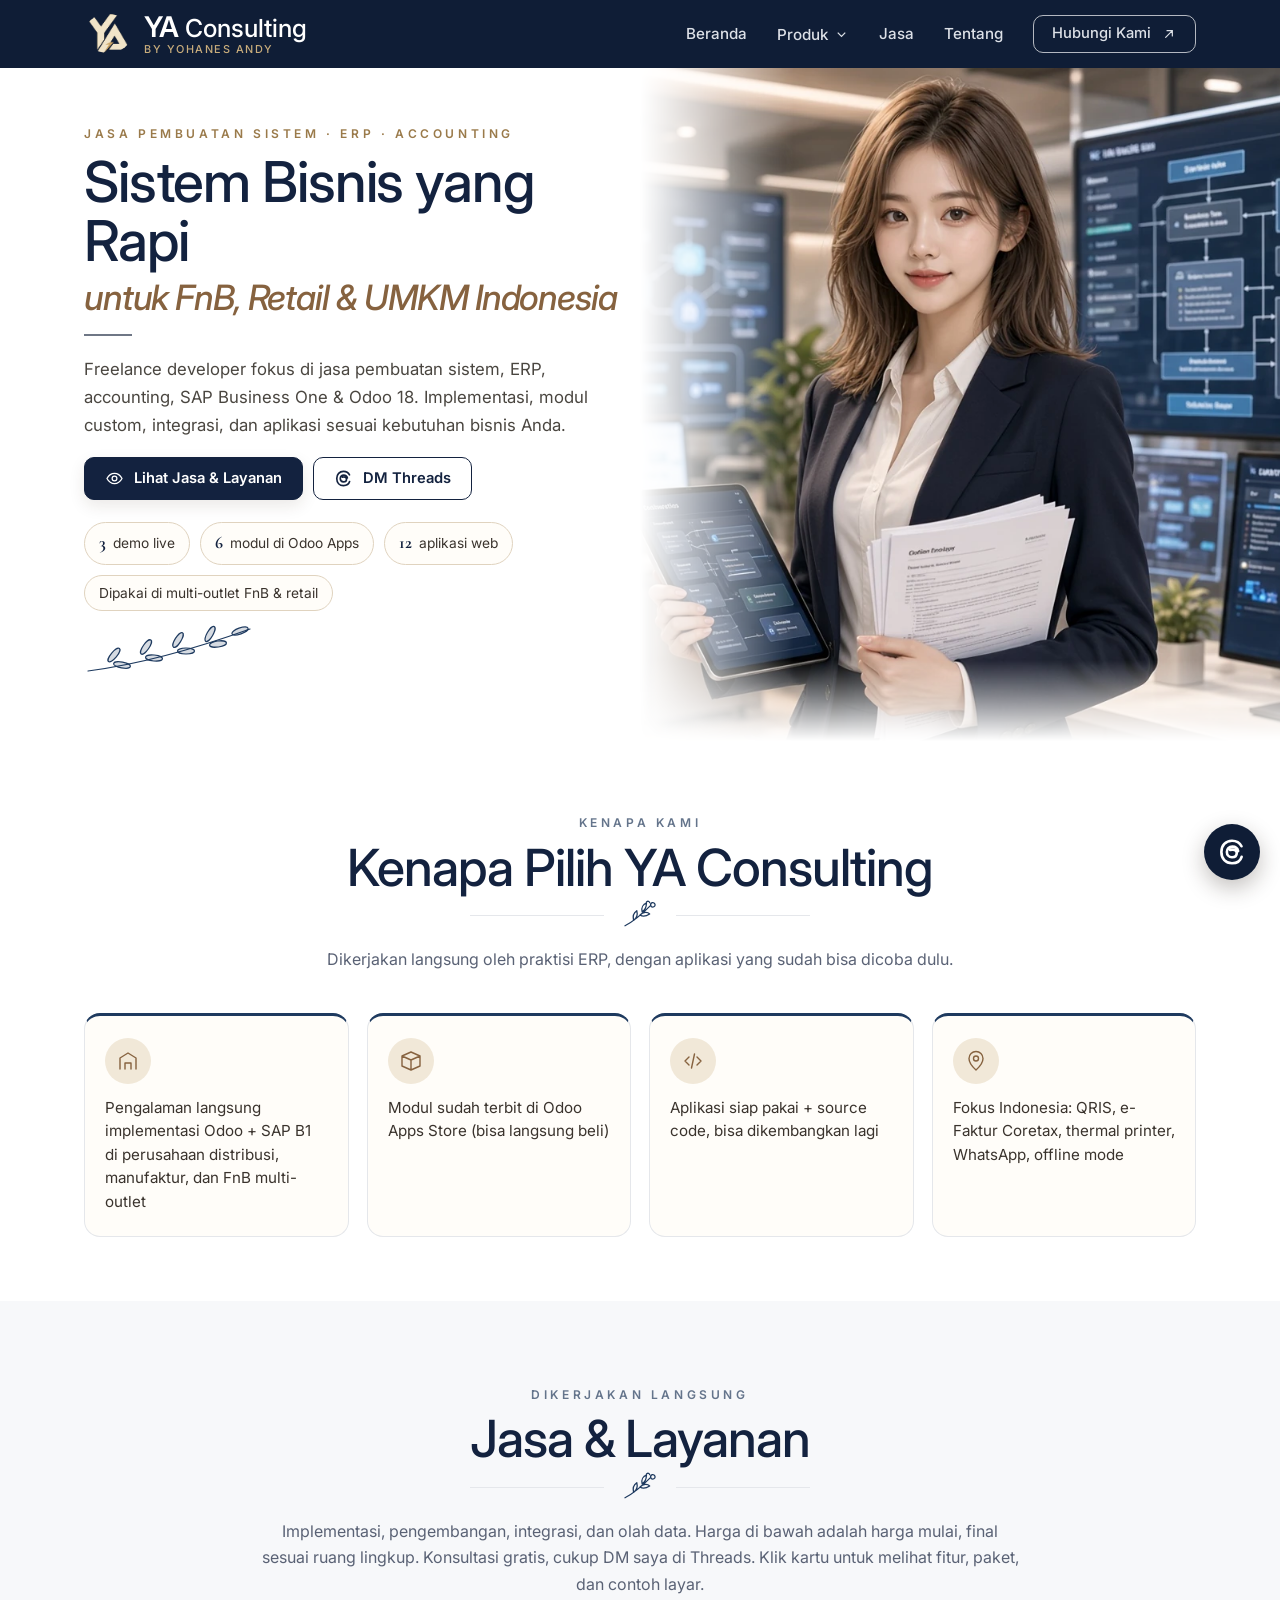
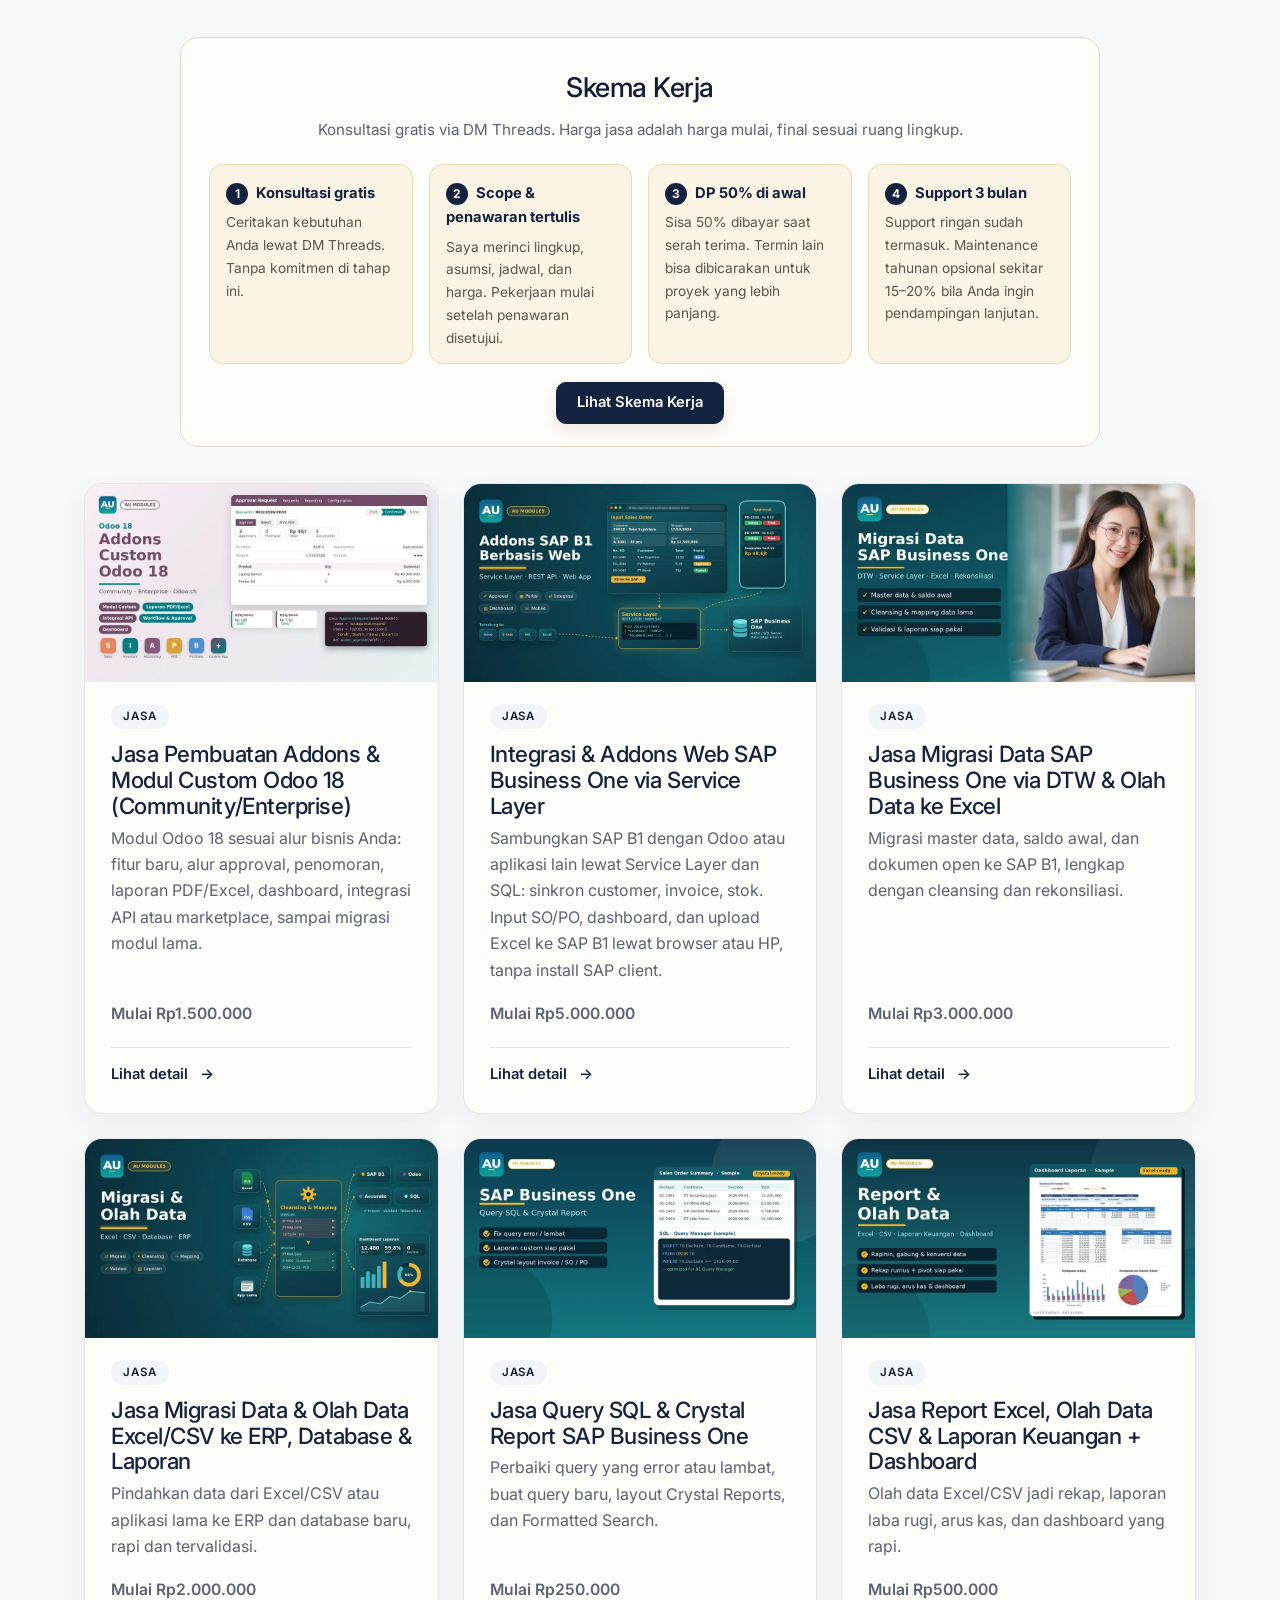
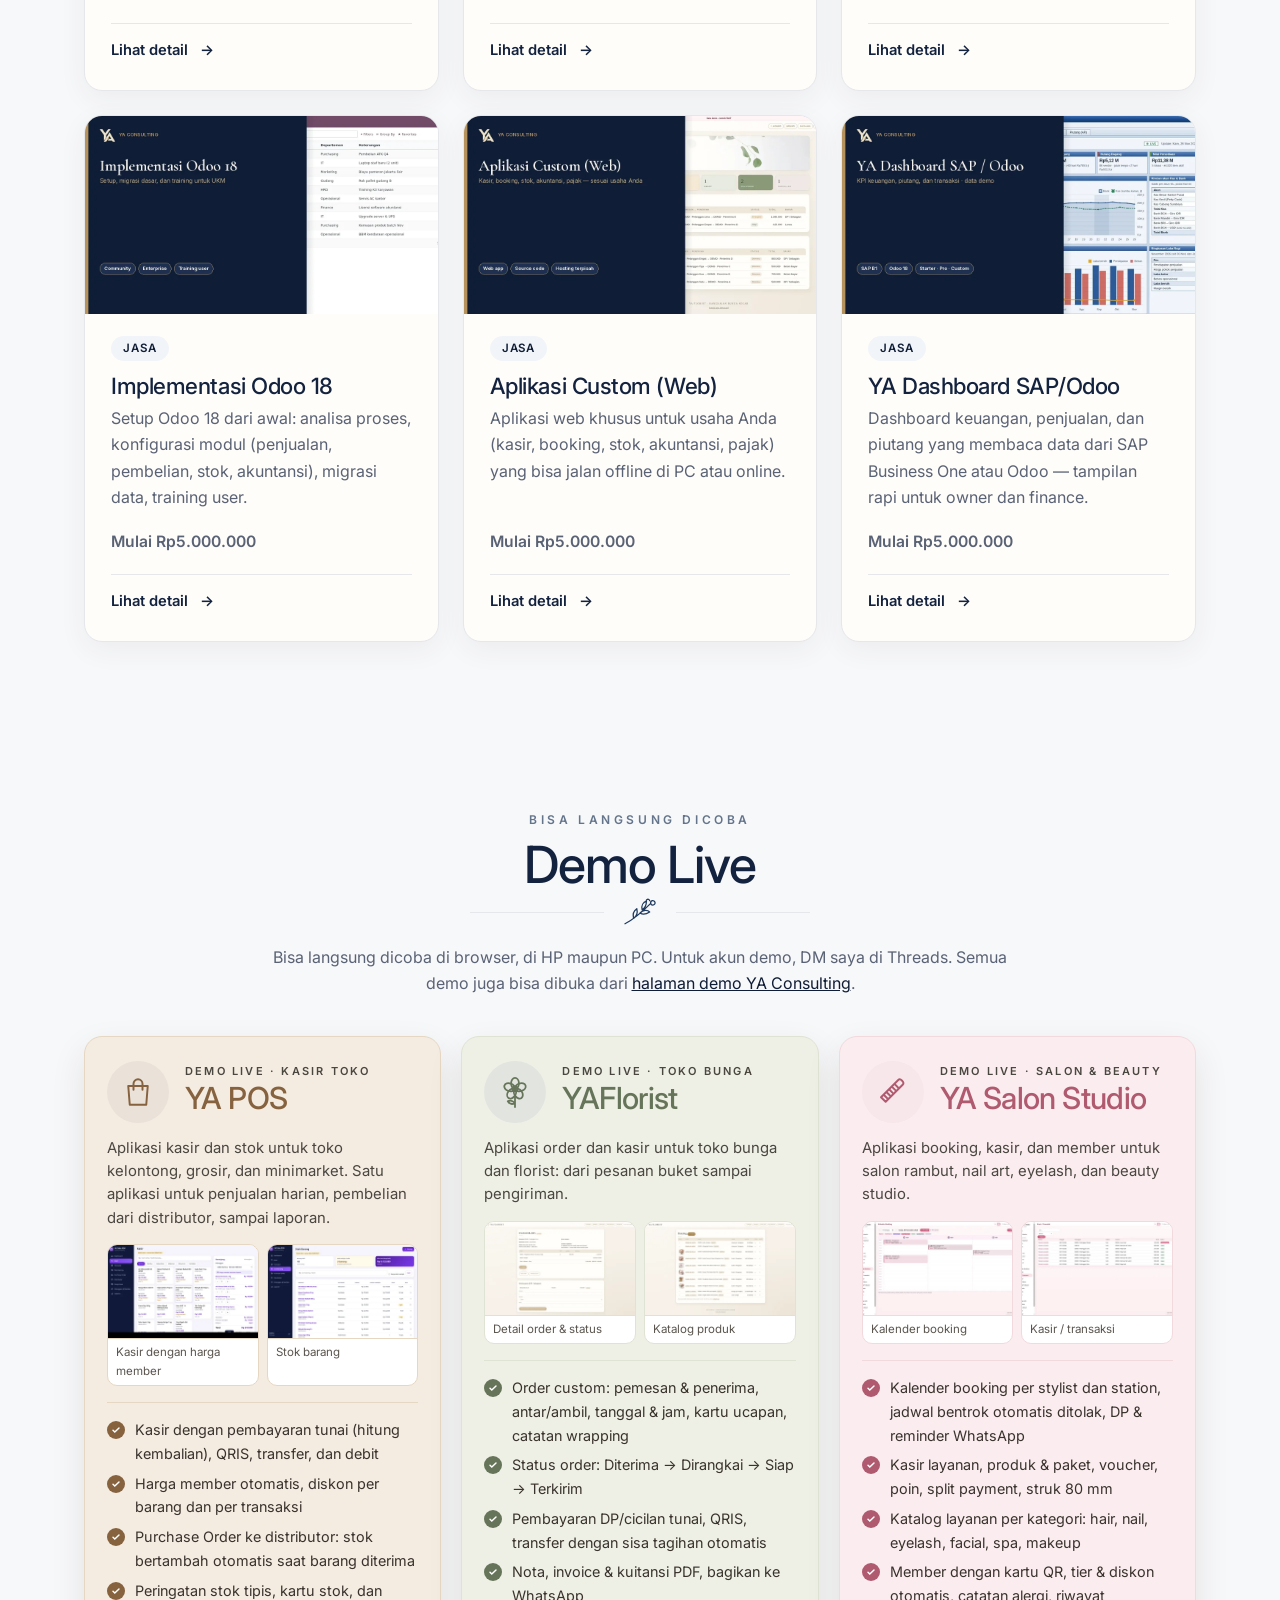
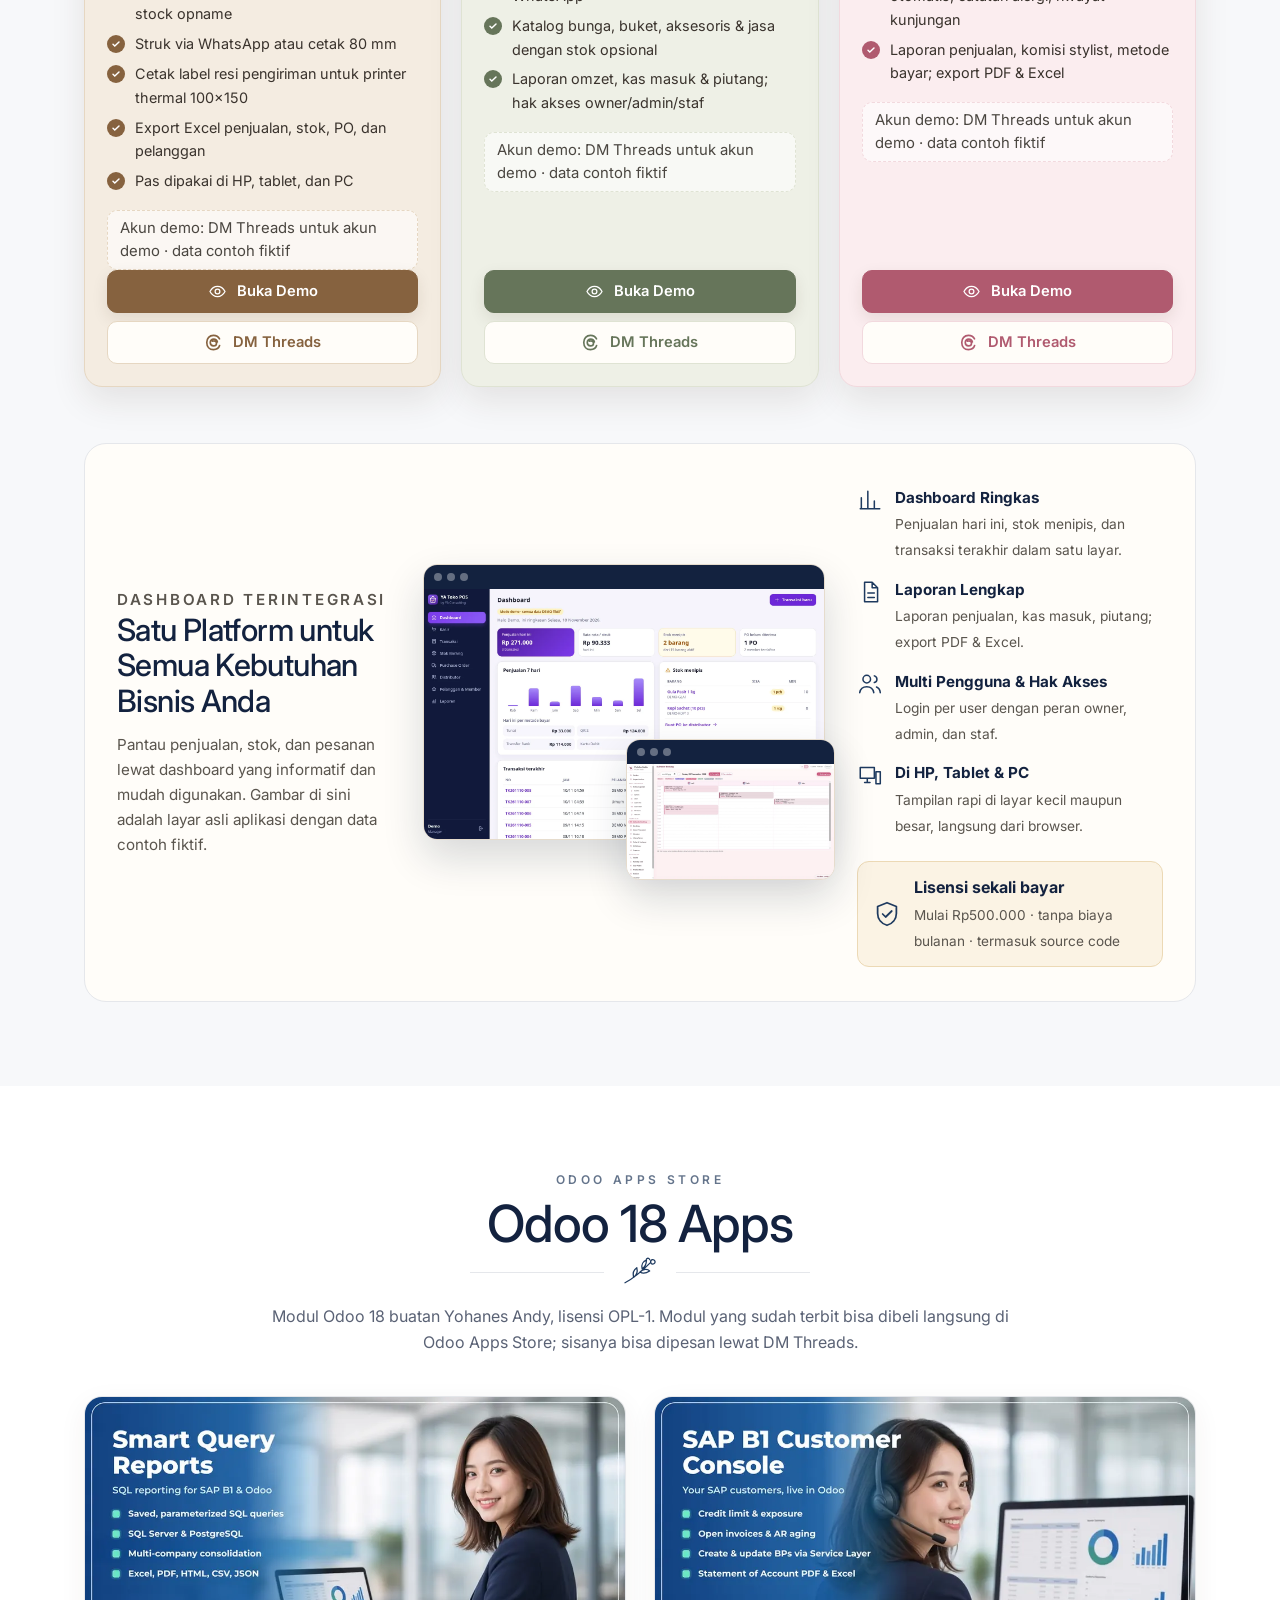
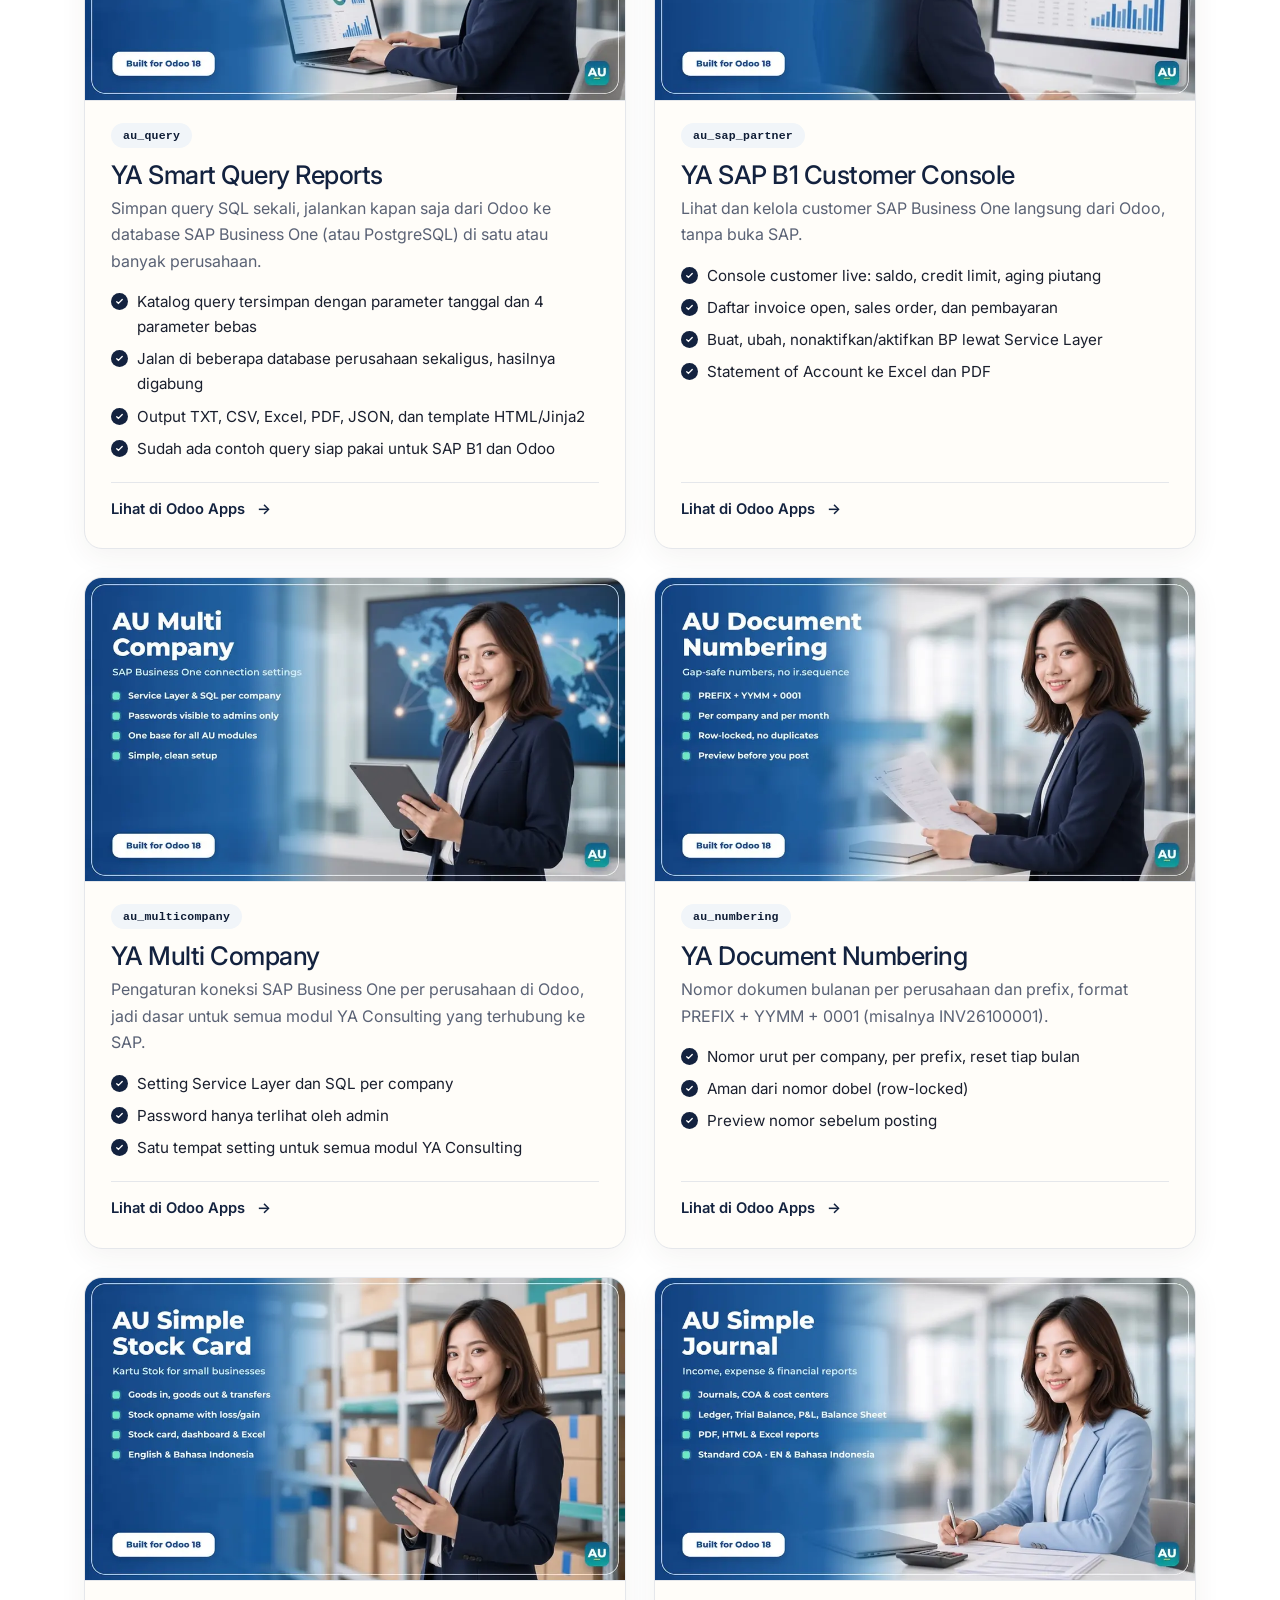
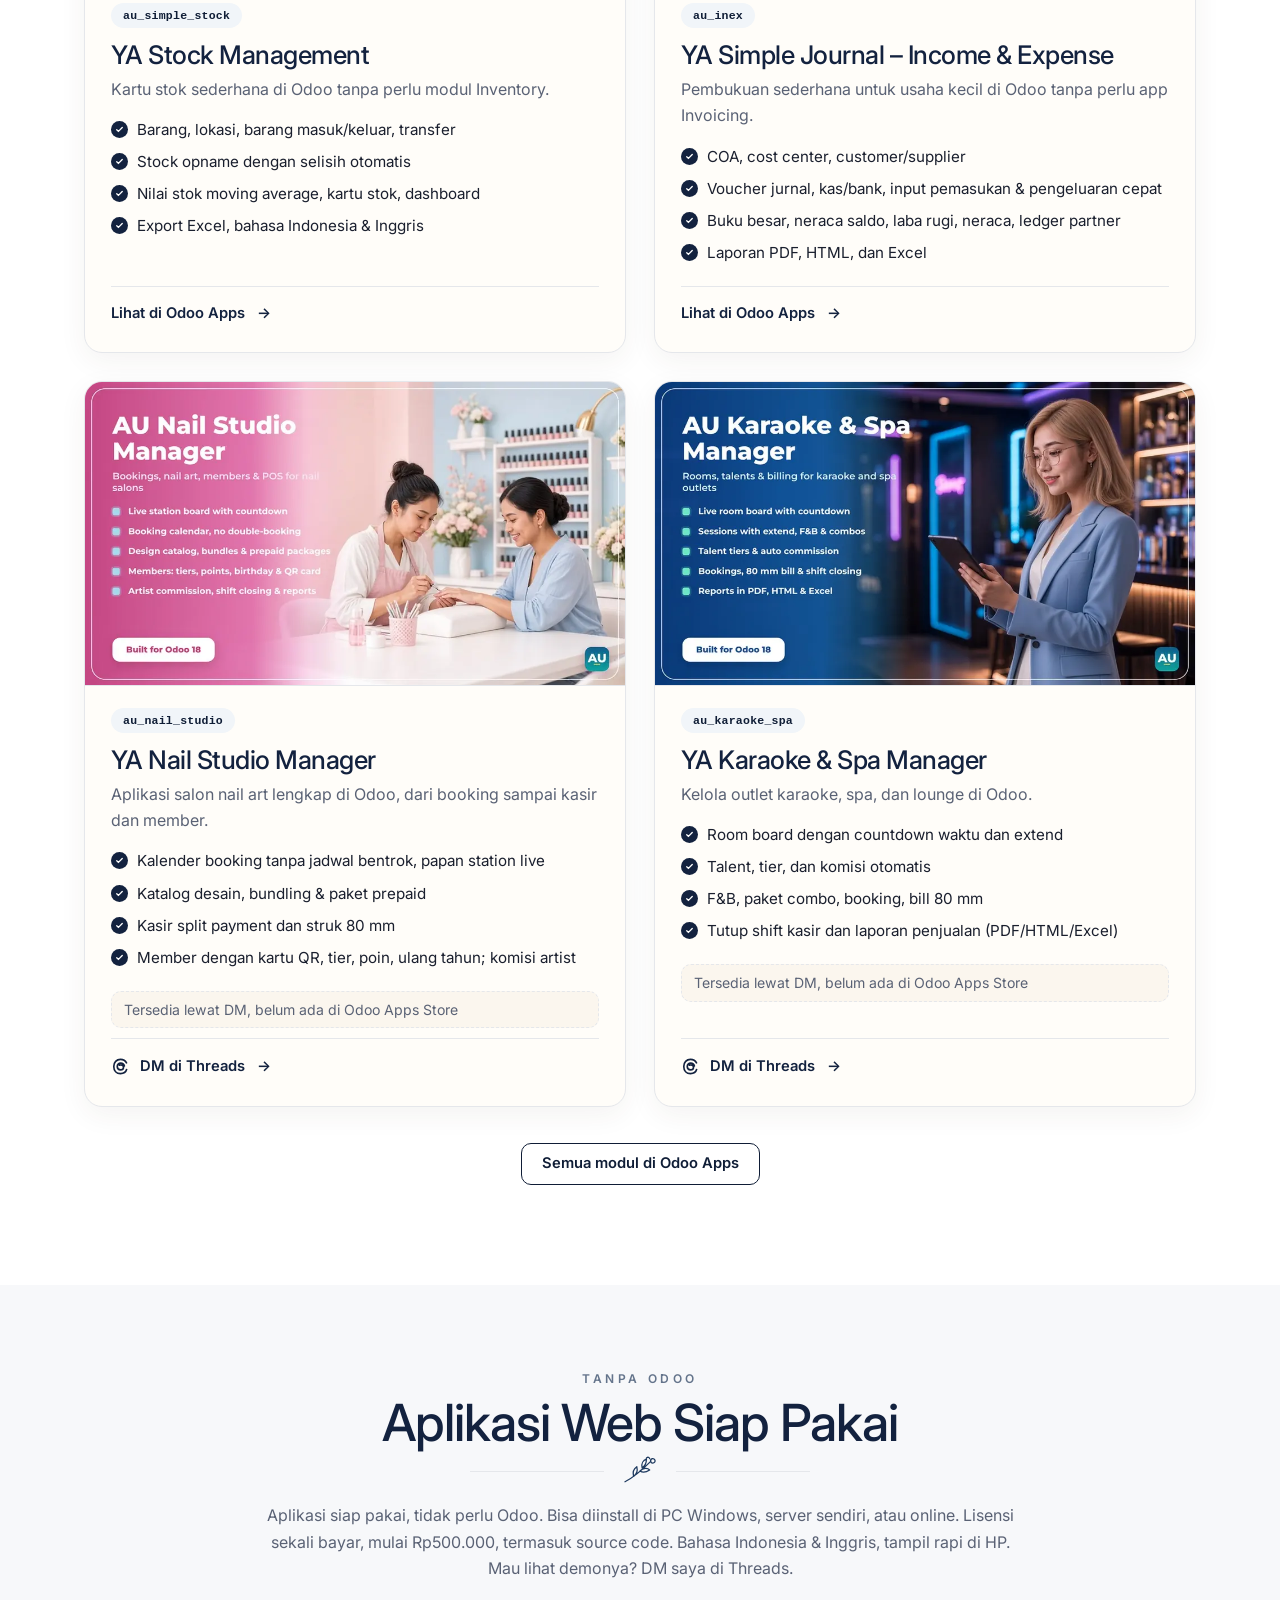
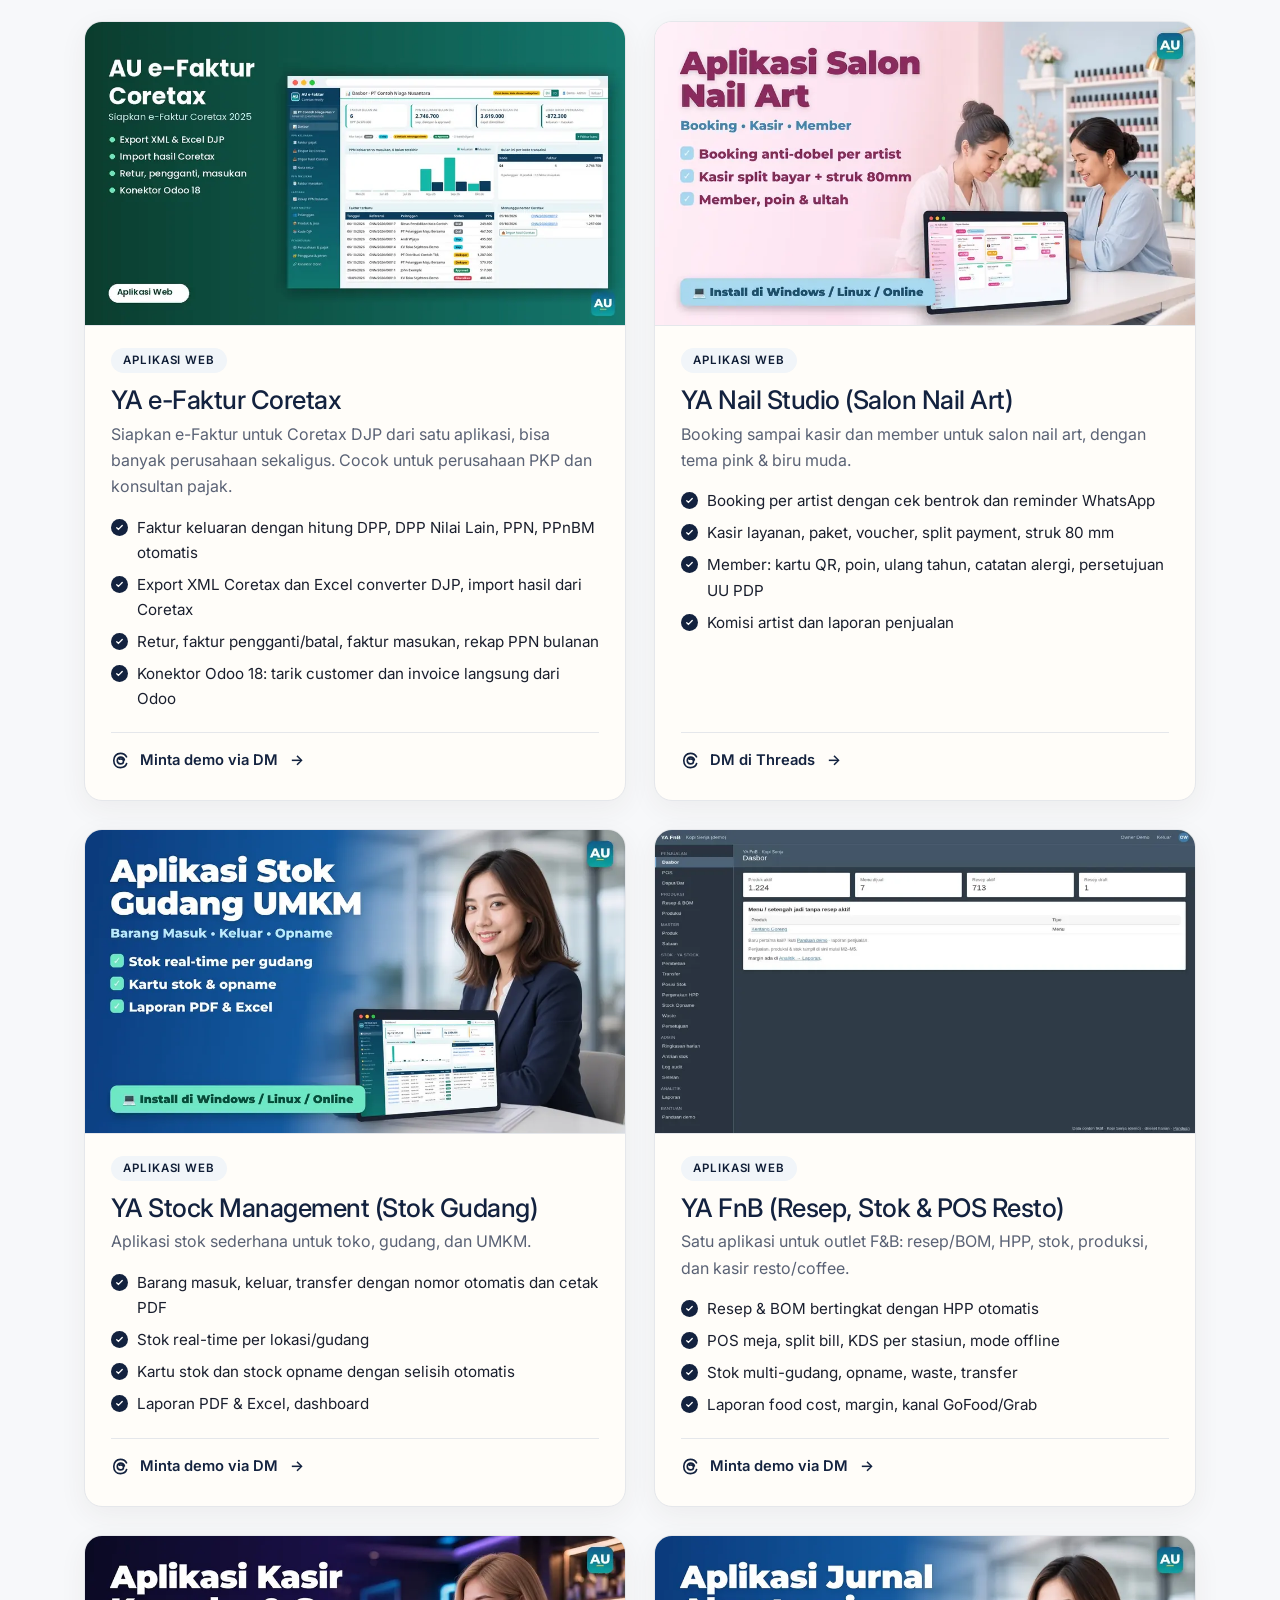
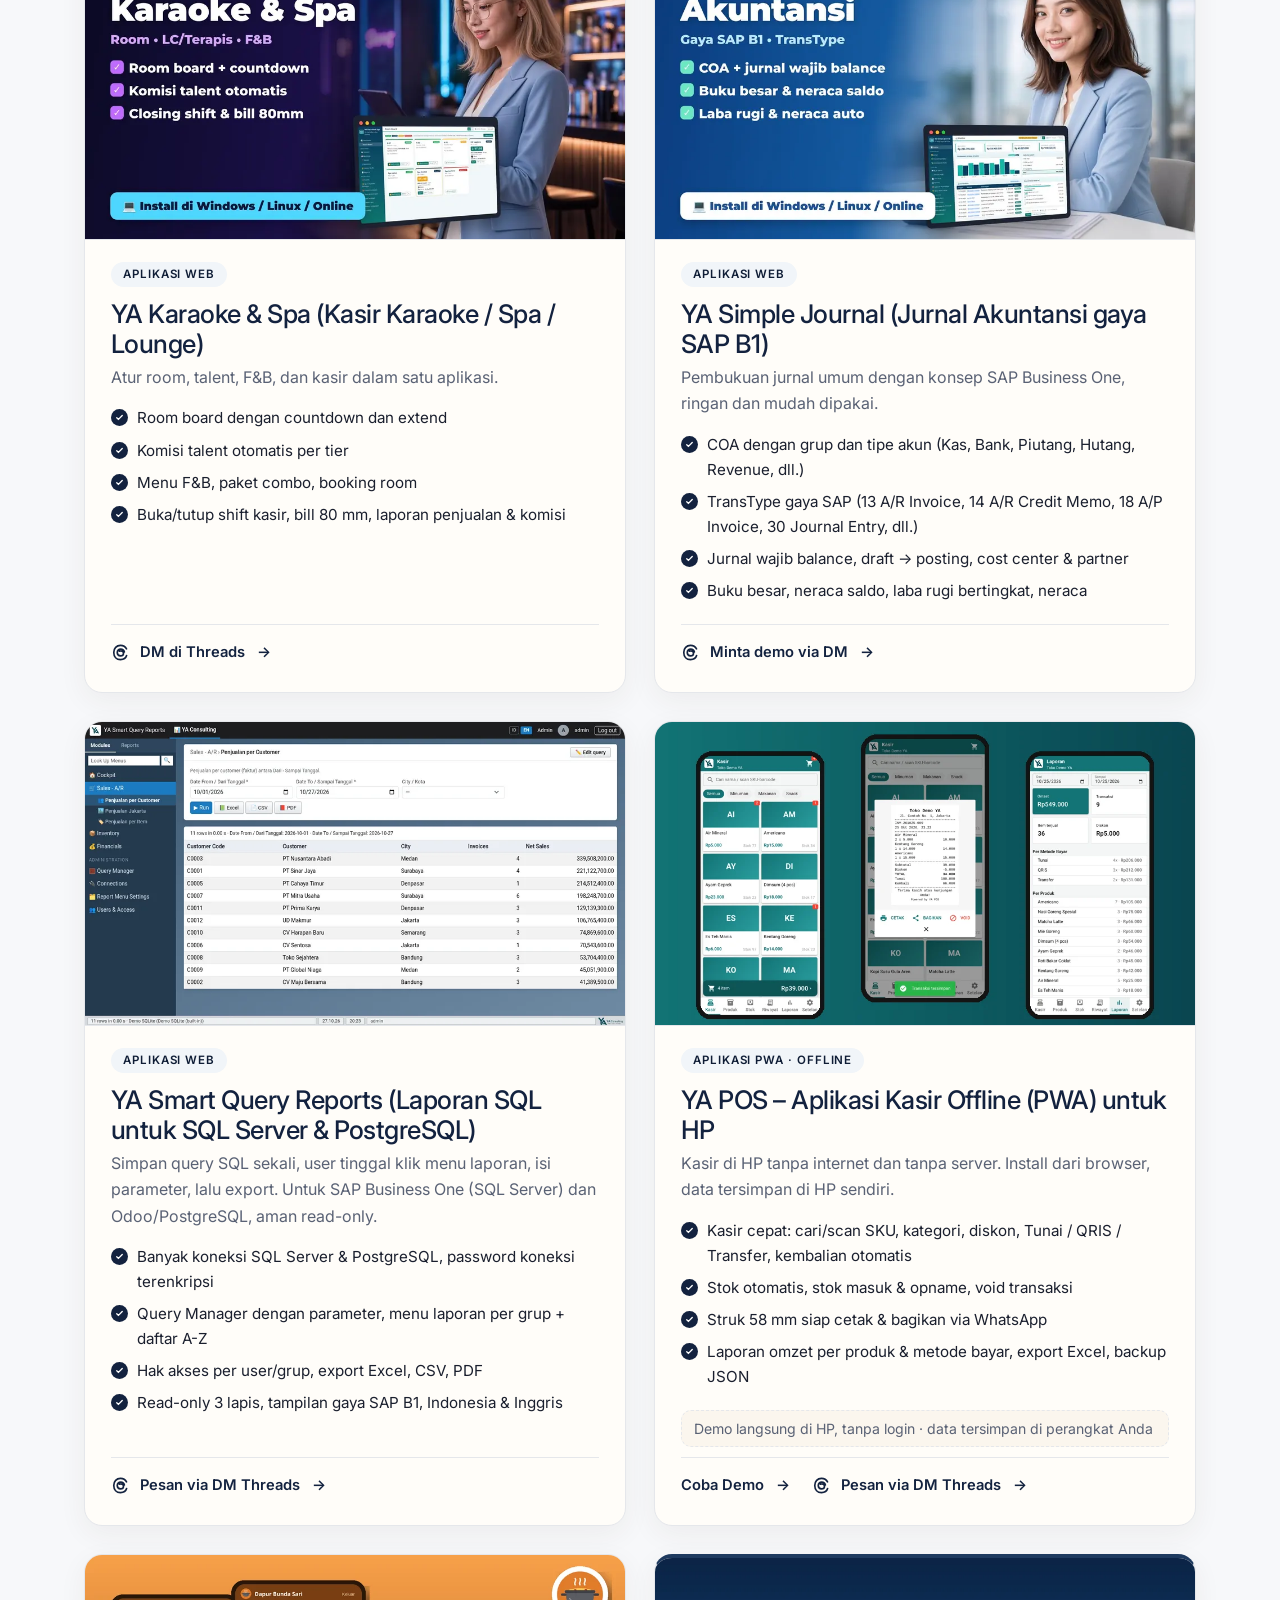
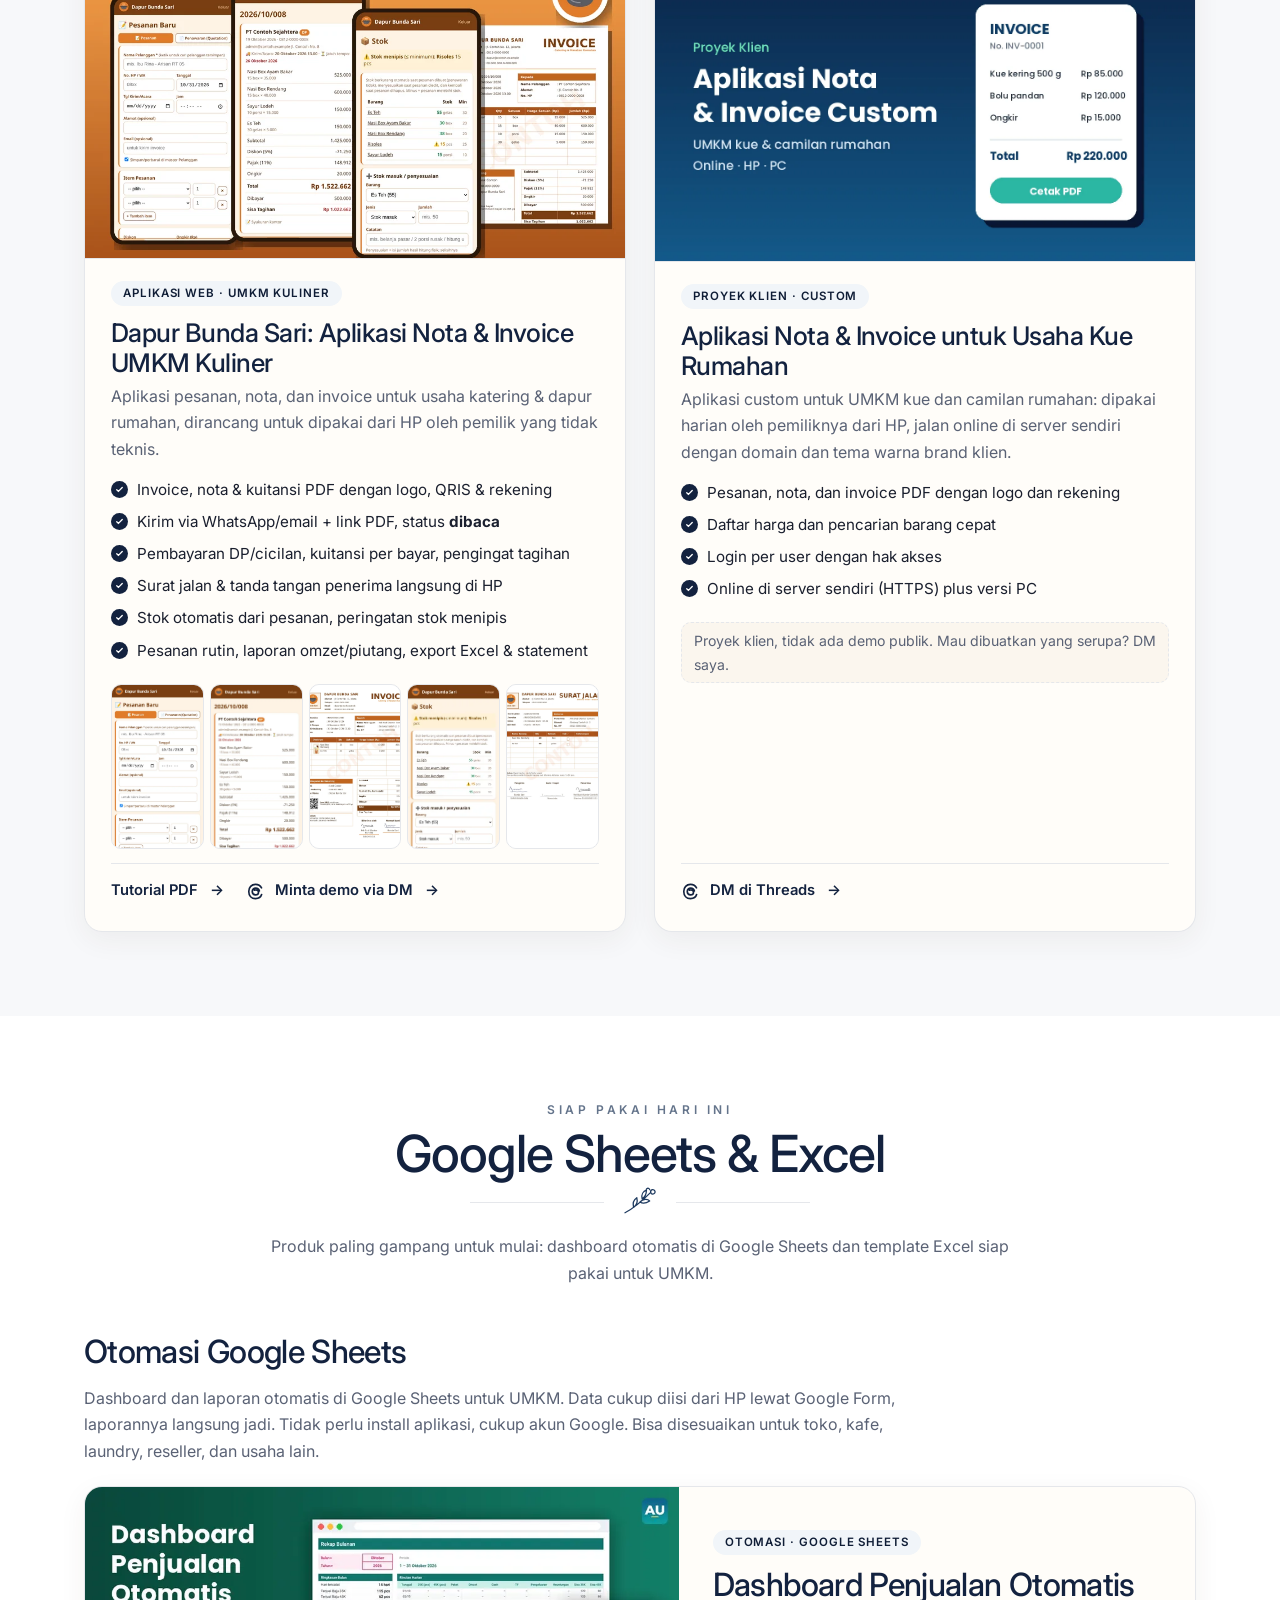
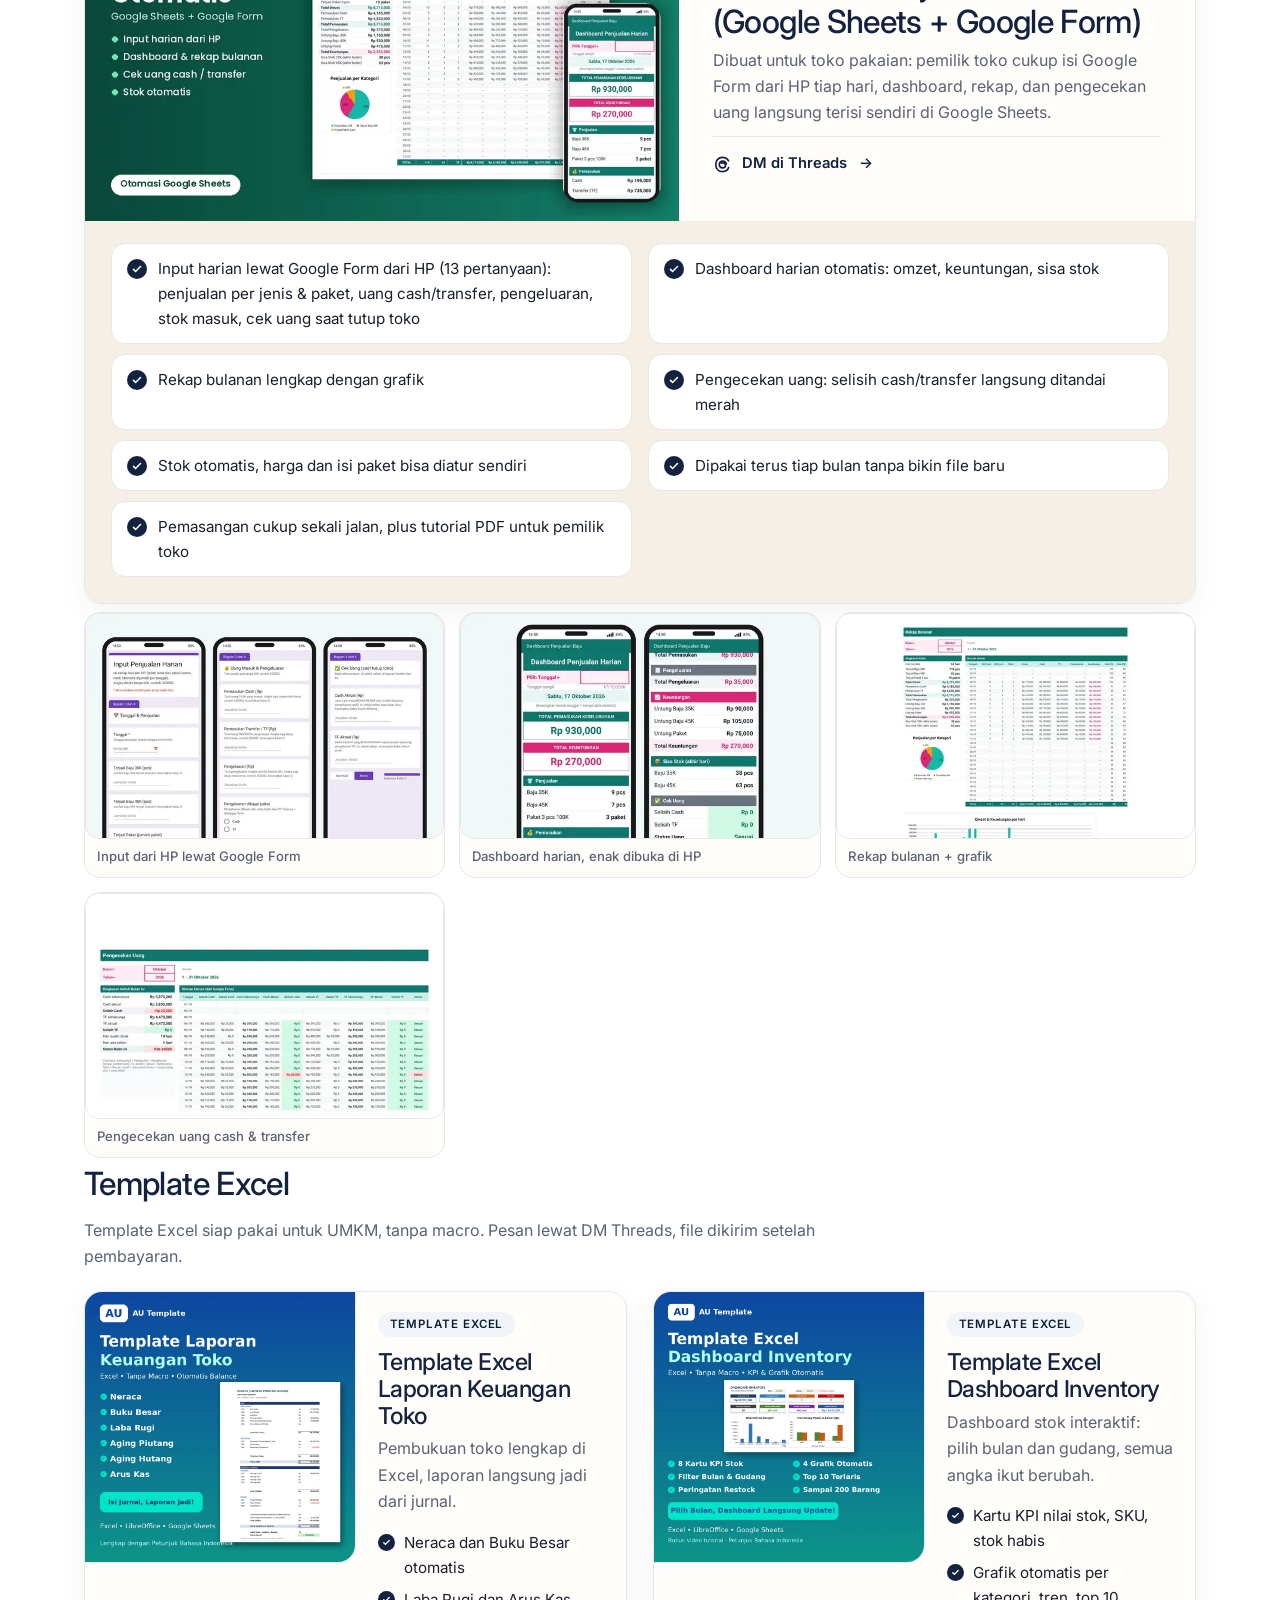
<file: index.html>
<!doctype html>
<html lang="id">
<head>
<meta charset="utf-8">
<meta name="viewport" content="width=device-width, initial-scale=1">
<title>Yohanes Andy — Odoo 18 &amp; SAP Business One | YA Consulting</title>
<meta name="description" content="Freelance developer ERP di Indonesia. Fokus layanan pembuatan sistem, ERP, accounting, SAP Business One & Odoo 18. Modul custom, aplikasi siap pakai, dan integrasi.">
<meta name="theme-color" content="#0f1d36">
<link rel="canonical" href="https://yasoftware.trade/">
<link rel="icon" href="favicon.ico" sizes="any">
<link rel="icon" type="image/png" sizes="32x32" href="img/favicon-32.png">
<link rel="apple-touch-icon" href="img/apple-touch-icon.png">
<meta property="og:type" content="website">
<meta property="og:site_name" content="YA Consulting · by Yohanes Andy">
<meta property="og:locale" content="id_ID">
<meta property="og:title" content="Yohanes Andy — Odoo 18 &amp; SAP Business One | YA Consulting">
<meta property="og:description" content="Freelance developer ERP di Indonesia. Fokus layanan pembuatan sistem, ERP, accounting, SAP Business One & Odoo 18. Modul custom, aplikasi siap pakai, dan integrasi.">
<meta property="og:url" content="https://yasoftware.trade/">
<meta property="og:image" content="https://yasoftware.trade/img/og.jpg">
<meta property="og:image:width" content="1200"><meta property="og:image:height" content="630">
<meta name="twitter:card" content="summary_large_image">
<meta name="twitter:image" content="https://yasoftware.trade/img/og.jpg">
<script type="application/ld+json">{"@context": "https://schema.org", "@type": "Organization", "name": "YA Consulting", "alternateName": "YA Consulting by Yohanes Andy", "url": "https://yasoftware.trade/", "logo": "https://yasoftware.trade/img/ya_logo.png", "image": "https://yasoftware.trade/img/og.jpg", "description": "Developer Odoo 18 + SAP B1 di Indonesia. Modul siap pakai di Odoo Apps, aplikasi kasir florist salon toko, e-Faktur Coretax, integrasi multi-outlet FnB.", "founder": {"@type": "Person", "name": "Yohanes Andy"}, "areaServed": {"@type": "Country", "name": "Indonesia"}, "knowsAbout": ["Odoo 18", "SAP Business One", "e-Faktur Coretax", "Aplikasi kasir"], "sameAs": ["https://www.threads.com/@yohanesandy.erp", "https://apps.odoo.com/apps/modules/browse?author=Andy%20Utomo&series=18.0"]}</script>
<link rel="preconnect" href="https://fonts.googleapis.com"><link rel="preconnect" href="https://fonts.gstatic.com" crossorigin>
<link href="https://fonts.googleapis.com/css2?family=Cormorant+Garamond:ital,wght@0,500;0,600;1,500&family=Inter:wght@400;500;600&display=swap" rel="stylesheet">
<link rel="stylesheet" href="site.css?v=20261125a">
</head>
<body class="t-navy">
<header class="nav" id="top"><div class="wrap navin">
<a class="brand" href="#top" aria-label="YA Consulting by Yohanes Andy"><img class="bmark" src="img/ya_mark_light.png?v=20261115a" srcset="img/ya_mark_light@2x.png?v=20261115a 2x" width="48" height="39" alt=""><span class="btext"><span class="bname"><b>YA</b> Consulting</span><small>by Yohanes Andy</small></span></a>
<button class="burger" aria-label="Menu" aria-expanded="false" onclick="var n=document.querySelector('.links');var o=n.classList.toggle('open');this.setAttribute('aria-expanded',o)"><span></span><span></span><span></span></button>
<nav class="links" onclick="if(event.target.tagName==='A'){this.classList.remove('open')}">
<a href="#top">Beranda</a>
<div class="dd"><button class="ddbtn" type="button" aria-haspopup="true">Produk <svg viewBox="0 0 24 24" fill="none" stroke="currentColor" stroke-width="2" aria-hidden="true"><path d="M6 9l6 6 6-6"/></svg></button><div class="ddmenu"><a href="#demo">Demo Live</a><a href="#odoo">Odoo 18 Apps</a><a href="#aplikasi">Aplikasi Web</a><a href="#sheets">Google Sheets & Excel</a></div></div>
<a href="#layanan">Jasa</a><a href="#tentang">Tentang</a>
<a class="btn btn-sm" href="#kontak">Hubungi Kami <svg viewBox="0 0 24 24" fill="none" stroke="currentColor" stroke-width="1.8" stroke-linecap="round" aria-hidden="true"><path d="M7 17 17 7 M9 7h8v8"/></svg></a></nav></div></header>
<main>
<section class="hero"><div class="wrap herogrid">
<div class="htxt"><p class="eyebrow">Jasa Pembuatan Sistem · ERP · Accounting</p>
<h1>Sistem Bisnis yang Rapi<span>untuk FnB, Retail &amp; UMKM Indonesia</span></h1><span class="goldrule"></span>
<p class="lead">Freelance developer fokus di jasa pembuatan sistem, ERP, accounting, SAP Business One & Odoo 18. Implementasi, modul custom, integrasi, dan aplikasi sesuai kebutuhan bisnis Anda.</p>
<div class="btns hbtns"><a class="btn btn-navy" href="#layanan"><svg viewBox="0 0 24 24" fill="none" stroke="currentColor" stroke-width="1.6" stroke-linecap="round" stroke-linejoin="round" aria-hidden="true"><path d="M2.5 12S6 5.5 12 5.5 21.5 12 21.5 12 18 18.5 12 18.5 2.5 12 2.5 12z M12 9a3 3 0 1 1 0 6 3 3 0 0 1 0-6z"/></svg>Lihat Jasa & Layanan</a><a class="btn btn-outline" href="https://www.threads.com/@yohanesandy.erp" target="_blank" rel="noopener"><svg viewBox="0 0 24 24" aria-hidden="true" fill="none" stroke="currentColor" stroke-width="2.1" stroke-linecap="round"><path d="M16.9 11.3c-.5-2.4-2.2-3.6-4.6-3.6-2.8 0-4.4 1.9-4.4 4.3 0 2.3 1.6 4.2 4.1 4.2 2.3 0 3.8-1.4 3.8-3.4 0-2.5-2.5-3.1-5.3-2.5"/><path d="M19.6 7.4C18.2 4.6 15.5 3 12 3 6.9 3 3.5 6.6 3.5 12s3.4 9 8.5 9c3.8 0 6.8-1.9 7.7-5.1"/></svg>DM Threads</a></div>
<ul class="stats"><li><b>3</b> demo live</li><li><b>6</b> modul di Odoo Apps</li><li><b>12</b> aplikasi web</li><li>Dipakai di multi-outlet FnB &amp; retail</li></ul>
<svg class="leaf" viewBox="0 0 170 50" fill="none" stroke="currentColor" stroke-width="1.2" stroke-linecap="round" aria-hidden="true"><path d="M4 46C50 40 105 26 166 4"/><ellipse fill="currentColor" fill-opacity=".18" cx="30" cy="30" rx="8.5" ry="3" transform="rotate(-50 30 30)"/><ellipse fill="currentColor" fill-opacity=".18" cx="38" cy="40" rx="8.5" ry="3" transform="rotate(10 38 40)"/><ellipse fill="currentColor" fill-opacity=".18" cx="62" cy="22" rx="8.5" ry="3" transform="rotate(-55 62 22)"/><ellipse fill="currentColor" fill-opacity=".18" cx="70" cy="33" rx="8.5" ry="3" transform="rotate(5 70 33)"/><ellipse fill="currentColor" fill-opacity=".18" cx="94" cy="15" rx="8.5" ry="3" transform="rotate(-58 94 15)"/><ellipse fill="currentColor" fill-opacity=".18" cx="102" cy="26" rx="8.5" ry="3" transform="rotate(0 102 26)"/><ellipse fill="currentColor" fill-opacity=".18" cx="126" cy="9" rx="8.5" ry="3" transform="rotate(-60 126 9)"/><ellipse fill="currentColor" fill-opacity=".18" cx="134" cy="19" rx="8.5" ry="3" transform="rotate(-8 134 19)"/><ellipse fill="currentColor" fill-opacity=".18" cx="156" cy="6" rx="8.5" ry="3" transform="rotate(-20 156 6)"/></svg></div>
<div class="hphoto"><img src="img/hero_ara_navy.webp?v=20261111c" width="1042" height="842" fetchpriority="high" alt="Ara berblazer navy memegang tablet dan dokumen, dengan layar dashboard di kantor"></div>
</div></section>
<section id="kenapa" class="sec why2"><div class="wrap"><header class="shead"><p class="eyebrow">Kenapa Kami</p><h2>Kenapa Pilih YA Consulting</h2><div class="divider" aria-hidden="true"><svg viewBox="0 0 40 28" fill="none" stroke="currentColor" stroke-width="1.2" stroke-linecap="round" stroke-linejoin="round"><path d="M6 24C14 20 22 13 30 5 M14 19c-1-4 0-7 3-9 1 4 0 7-3 9z M20 14c3-3 7-3 9-1-3 2-6 3-9 1z M22 11c-1-4 1-7 4-8 0 4-1 6-4 8z M30 5a2 2 0 1 1 4-1 2 2 0 0 1-4 1z M26 3.5a1.6 1.6 0 1 1 3-1"/></svg></div><p class="intro">Dikerjakan langsung oleh praktisi ERP, dengan aplikasi yang sudah bisa dicoba dulu.</p></header><ul class="wgrid"><li><span class="wicon"><svg viewBox="0 0 24 24" fill="none" stroke="currentColor" stroke-width="1.4" stroke-linecap="round" stroke-linejoin="round" aria-hidden="true"><path d="M4 20V9l8-5 8 5v11 M9 20v-6h6v6"/></svg></span><p>Pengalaman langsung implementasi Odoo + SAP B1 di perusahaan distribusi, manufaktur, dan FnB multi-outlet</p></li><li><span class="wicon"><svg viewBox="0 0 24 24" fill="none" stroke="currentColor" stroke-width="1.4" stroke-linecap="round" stroke-linejoin="round" aria-hidden="true"><path d="M3 7l9-4 9 4-9 4z M3 7v10l9 4 9-4V7 M12 11v10"/></svg></span><p>Modul sudah terbit di Odoo Apps Store (bisa langsung beli)</p></li><li><span class="wicon"><svg viewBox="0 0 24 24" fill="none" stroke="currentColor" stroke-width="1.4" stroke-linecap="round" stroke-linejoin="round" aria-hidden="true"><path d="M8 8l-4 4 4 4 M16 8l4 4-4 4 M13.5 5l-3 14"/></svg></span><p>Aplikasi siap pakai + source code, bisa dikembangkan lagi</p></li><li><span class="wicon"><svg viewBox="0 0 24 24" fill="none" stroke="currentColor" stroke-width="1.4" stroke-linecap="round" stroke-linejoin="round" aria-hidden="true"><path d="M12 21s-7-6.2-7-11.5A7 7 0 0 1 19 9.5C19 14.8 12 21 12 21z M12 12a2.5 2.5 0 1 0 0-5 2.5 2.5 0 0 0 0 5z"/></svg></span><p>Fokus Indonesia: QRIS, e-Faktur Coretax, thermal printer, WhatsApp, offline mode</p></li></ul></div></section>
<section id="layanan" class="sec alt"><span id="jasa" class="anchor"></span><div class="wrap"><header class="shead"><p class="eyebrow">Dikerjakan Langsung</p><h2>Jasa &amp; Layanan</h2><div class="divider" aria-hidden="true"><svg viewBox="0 0 40 28" fill="none" stroke="currentColor" stroke-width="1.2" stroke-linecap="round" stroke-linejoin="round" aria-hidden="true"><path d="M6 24C14 20 22 13 30 5 M14 19c-1-4 0-7 3-9 1 4 0 7-3 9z M20 14c3-3 7-3 9-1-3 2-6 3-9 1z M22 11c-1-4 1-7 4-8 0 4-1 6-4 8z M30 5a2 2 0 1 1 4-1 2 2 0 0 1-4 1z M26 3.5a1.6 1.6 0 1 1 3-1"/></svg></div><p class="intro">Implementasi, pengembangan, integrasi, dan olah data. Harga di bawah adalah harga mulai, final sesuai ruang lingkup. Konsultasi gratis, cukup DM saya di Threads. Klik kartu untuk melihat fitur, paket, dan contoh layar.</p></header>
<div class="skemateaser"><h3>Skema Kerja</h3><p class="sklead">Konsultasi gratis via DM Threads. Harga jasa adalah harga mulai, final sesuai ruang lingkup.</p><ol class="sksteps"><li><b><span>1</span>Konsultasi gratis</b><p>Ceritakan kebutuhan Anda lewat DM Threads. Tanpa komitmen di tahap ini.</p></li><li><b><span>2</span>Scope &amp; penawaran tertulis</b><p>Saya merinci lingkup, asumsi, jadwal, dan harga. Pekerjaan mulai setelah penawaran disetujui.</p></li><li><b><span>3</span>DP 50% di awal</b><p>Sisa 50% dibayar saat serah terima. Termin lain bisa dibicarakan untuk proyek yang lebih panjang.</p></li><li><b><span>4</span>Support 3 bulan</b><p>Support ringan sudah termasuk. Maintenance tahunan opsional sekitar 15–20% bila Anda ingin pendampingan lanjutan.</p></li></ol><p class="skmore"><a class="btn" href="skema-kerja/">Lihat Skema Kerja</a></p></div>
<div class="grid g3"><article class="card"><a class="cardlink" href="layanan/modul-custom-odoo-18/"><img src="img/jasa_odoo_addons.webp" width="960" height="540" loading="lazy" alt="Jasa Pembuatan Addons &amp; Modul Custom Odoo 18 (Community/Enterprise)"><div class="cb"><span class="tag web">Jasa</span><h3>Jasa Pembuatan Addons &amp; Modul Custom Odoo 18 (Community/Enterprise)</h3><p>Modul Odoo 18 sesuai alur bisnis Anda: fitur baru, alur approval, penomoran, laporan PDF/Excel, dashboard, integrasi API atau marketplace, sampai migrasi modul lama.</p><p class="fromprice">Mulai Rp1.500.000</p><div class="btns"><span class="btn">Lihat detail</span></div></div></a></article><article class="card"><a class="cardlink" href="layanan/integrasi-sap-b1/"><img src="img/jasa_sap_web_addons.webp" width="960" height="540" loading="lazy" alt="Integrasi &amp; Addons Web SAP Business One via Service Layer"><div class="cb"><span class="tag web">Jasa</span><h3>Integrasi &amp; Addons Web SAP Business One via Service Layer</h3><p>Sambungkan SAP B1 dengan Odoo atau aplikasi lain lewat Service Layer dan SQL: sinkron customer, invoice, stok. Input SO/PO, dashboard, dan upload Excel ke SAP B1 lewat browser atau HP, tanpa install SAP client.</p><p class="fromprice">Mulai Rp5.000.000</p><div class="btns"><span class="btn">Lihat detail</span></div></div></a></article><article class="card"><a class="cardlink" href="layanan/migrasi-sap-b1-dtw/"><img src="img/jasa_sap_migrasi.webp" width="960" height="540" loading="lazy" alt="Jasa Migrasi Data SAP Business One via DTW &amp; Olah Data ke Excel"><div class="cb"><span class="tag web">Jasa</span><h3>Jasa Migrasi Data SAP Business One via DTW &amp; Olah Data ke Excel</h3><p>Migrasi master data, saldo awal, dan dokumen open ke SAP B1, lengkap dengan cleansing dan rekonsiliasi.</p><p class="fromprice">Mulai Rp3.000.000</p><div class="btns"><span class="btn">Lihat detail</span></div></div></a></article><article class="card"><a class="cardlink" href="layanan/migrasi-excel-csv/"><img src="img/jasa_migrasi_data.webp" width="960" height="540" loading="lazy" alt="Jasa Migrasi Data &amp; Olah Data Excel/CSV ke ERP, Database &amp; Laporan"><div class="cb"><span class="tag web">Jasa</span><h3>Jasa Migrasi Data &amp; Olah Data Excel/CSV ke ERP, Database &amp; Laporan</h3><p>Pindahkan data dari Excel/CSV atau aplikasi lama ke ERP dan database baru, rapi dan tervalidasi.</p><p class="fromprice">Mulai Rp2.000.000</p><div class="btns"><span class="btn">Lihat detail</span></div></div></a></article><article class="card"><a class="cardlink" href="layanan/query-crystal-sap-b1/"><img src="img/jasa_sap_query.webp" width="960" height="540" loading="lazy" alt="Jasa Query SQL &amp; Crystal Report SAP Business One"><div class="cb"><span class="tag web">Jasa</span><h3>Jasa Query SQL &amp; Crystal Report SAP Business One</h3><p>Perbaiki query yang error atau lambat, buat query baru, layout Crystal Reports, dan Formatted Search.</p><p class="fromprice">Mulai Rp250.000</p><div class="btns"><span class="btn">Lihat detail</span></div></div></a></article><article class="card"><a class="cardlink" href="layanan/report-excel-dashboard/"><img src="img/jasa_report_excel.webp" width="960" height="540" loading="lazy" alt="Jasa Report Excel, Olah Data CSV &amp; Laporan Keuangan + Dashboard"><div class="cb"><span class="tag web">Jasa</span><h3>Jasa Report Excel, Olah Data CSV &amp; Laporan Keuangan + Dashboard</h3><p>Olah data Excel/CSV jadi rekap, laporan laba rugi, arus kas, dan dashboard yang rapi.</p><p class="fromprice">Mulai Rp500.000</p><div class="btns"><span class="btn">Lihat detail</span></div></div></a></article><article class="card"><a class="cardlink" href="layanan/implementasi-odoo-18/"><img src="img/jasa_implementasi_odoo.webp" width="960" height="540" loading="lazy" alt="Implementasi Odoo 18"><div class="cb"><span class="tag web">Jasa</span><h3>Implementasi Odoo 18</h3><p>Setup Odoo 18 dari awal: analisa proses, konfigurasi modul (penjualan, pembelian, stok, akuntansi), migrasi data, training user.</p><p class="fromprice">Mulai Rp5.000.000</p><div class="btns"><span class="btn">Lihat detail</span></div></div></a></article><article class="card"><a class="cardlink" href="layanan/aplikasi-custom-web/"><img src="img/jasa_aplikasi_custom.webp" width="960" height="540" loading="lazy" alt="Aplikasi Custom (Web)"><div class="cb"><span class="tag web">Jasa</span><h3>Aplikasi Custom (Web)</h3><p>Aplikasi web khusus untuk usaha Anda (kasir, booking, stok, akuntansi, pajak) yang bisa jalan offline di PC atau online.</p><p class="fromprice">Mulai Rp5.000.000</p><div class="btns"><span class="btn">Lihat detail</span></div></div></a></article><article class="card"><a class="cardlink" href="layanan/ya-dashboard-sap-odoo/"><img src="img/jasa_ya_dashboard.webp" width="960" height="540" loading="lazy" alt="YA Dashboard SAP/Odoo"><div class="cb"><span class="tag web">Jasa</span><h3>YA Dashboard SAP/Odoo</h3><p>Dashboard keuangan, penjualan, dan piutang yang membaca data dari SAP Business One atau Odoo — tampilan rapi untuk owner dan finance.</p><p class="fromprice">Mulai Rp5.000.000</p><div class="btns"><span class="btn">Lihat detail</span></div></div></a></article></div>
</div></section>

<section id="demo" class="sec alt"><div class="wrap"><header class="shead"><p class="eyebrow">Bisa Langsung Dicoba</p><h2>Demo Live</h2><div class="divider" aria-hidden="true"><svg viewBox="0 0 40 28" fill="none" stroke="currentColor" stroke-width="1.2" stroke-linecap="round" stroke-linejoin="round"><path d="M6 24C14 20 22 13 30 5 M14 19c-1-4 0-7 3-9 1 4 0 7-3 9z M20 14c3-3 7-3 9-1-3 2-6 3-9 1z M22 11c-1-4 1-7 4-8 0 4-1 6-4 8z M30 5a2 2 0 1 1 4-1 2 2 0 0 1-4 1z M26 3.5a1.6 1.6 0 1 1 3-1"/></svg></div><p class="intro">Bisa langsung dicoba di browser, di HP maupun PC. Untuk akun demo, DM saya di Threads. Semua demo juga bisa dibuka dari <a href="https://scrnod.pythonanywhere.com/" target="_blank" rel="noopener">halaman demo YA Consulting</a>.</p></header>
<div class="sols"><article class="sol toko" id="d-toko"><div class="solhead"><span class="sbadge"><svg viewBox="0 0 24 24" fill="none" stroke="currentColor" stroke-width="1.3" stroke-linecap="round" stroke-linejoin="round"><path d="M5.5 8h13l-1 12.5h-11z M9 10.5V6.5a3 3 0 0 1 6 0v4"/></svg></span><div><p class="kicker">Demo Live · Kasir Toko</p><h3>YA POS</h3></div></div><p class="sdesc">Aplikasi kasir dan stok untuk toko kelontong, grosir, dan minimarket. Satu aplikasi untuk penjualan harian, pembelian dari distributor, sampai laporan.</p>
<div class="sshots"><a href="img/toko_kasir.webp" target="_blank" rel="noopener"><img src="img/toko_kasir_t.webp" width="640" height="400" loading="lazy" alt="YA POS: Kasir dengan harga member (data demo)"><span>Kasir dengan harga member</span></a><a href="img/toko_stok.webp" target="_blank" rel="noopener"><img src="img/toko_stok_t.webp" width="640" height="400" loading="lazy" alt="YA POS: Stok barang (data demo)"><span>Stok barang</span></a></div><span class="solrule"></span><ul class="tick"><li>Kasir dengan pembayaran tunai (hitung kembalian), QRIS, transfer, dan debit</li><li>Harga member otomatis, diskon per barang dan per transaksi</li><li>Purchase Order ke distributor: stok bertambah otomatis saat barang diterima</li><li>Peringatan stok tipis, kartu stok, dan stock opname</li><li>Struk via WhatsApp atau cetak 80 mm</li><li>Cetak label resi pengiriman untuk printer thermal 100×150</li><li>Export Excel penjualan, stok, PO, dan pelanggan</li><li>Pas dipakai di HP, tablet, dan PC</li></ul><p class="demo">Akun demo: DM Threads untuk akun demo · data contoh fiktif</p>
<div class="sbtns"><a class="btn btn-demo" href="https://scrnod.pythonanywhere.com/toko/" target="_blank" rel="noopener"><svg viewBox="0 0 24 24" fill="none" stroke="currentColor" stroke-width="1.6" stroke-linecap="round" stroke-linejoin="round" aria-hidden="true"><path d="M2.5 12S6 5.5 12 5.5 21.5 12 21.5 12 18 18.5 12 18.5 2.5 12 2.5 12z M12 9a3 3 0 1 1 0 6 3 3 0 0 1 0-6z"/></svg>Buka Demo</a><a class="btn btn-th" href="https://www.threads.com/@yohanesandy.erp" target="_blank" rel="noopener"><svg viewBox="0 0 24 24" aria-hidden="true" fill="none" stroke="currentColor" stroke-width="2.1" stroke-linecap="round"><path d="M16.9 11.3c-.5-2.4-2.2-3.6-4.6-3.6-2.8 0-4.4 1.9-4.4 4.3 0 2.3 1.6 4.2 4.1 4.2 2.3 0 3.8-1.4 3.8-3.4 0-2.5-2.5-3.1-5.3-2.5"/><path d="M19.6 7.4C18.2 4.6 15.5 3 12 3 6.9 3 3.5 6.6 3.5 12s3.4 9 8.5 9c3.8 0 6.8-1.9 7.7-5.1"/></svg>DM Threads</a></div></article><article class="sol florist" id="d-florist"><div class="solhead"><span class="sbadge"><svg viewBox="0 0 24 24" fill="none" stroke="currentColor" stroke-width="1.2" stroke-linecap="round" stroke-linejoin="round"><ellipse cx="12" cy="6.2" rx="2.6" ry="3.6" transform="rotate(0 12 10)"/><ellipse cx="12" cy="6.2" rx="2.6" ry="3.6" transform="rotate(72 12 10)"/><ellipse cx="12" cy="6.2" rx="2.6" ry="3.6" transform="rotate(144 12 10)"/><ellipse cx="12" cy="6.2" rx="2.6" ry="3.6" transform="rotate(216 12 10)"/><ellipse cx="12" cy="6.2" rx="2.6" ry="3.6" transform="rotate(288 12 10)"/><circle cx="12" cy="10" r="1.7"/><path d="M12 14.5V22 M12 19.5c-1.6-1.8-3.6-2-4.8-1.3 1 1.7 3 2.1 4.8 1.3z"/></svg></span><div><p class="kicker">Demo Live · Toko Bunga</p><h3>YAFlorist</h3></div></div><p class="sdesc">Aplikasi order dan kasir untuk toko bunga dan florist: dari pesanan buket sampai pengiriman.</p>
<div class="sshots"><a href="img/florist_order.webp" target="_blank" rel="noopener"><img src="img/florist_order_t.webp" width="640" height="400" loading="lazy" alt="YAFlorist: Detail order &amp; status (data demo)"><span>Detail order &amp; status</span></a><a href="img/florist_katalog.webp" target="_blank" rel="noopener"><img src="img/florist_katalog_t.webp" width="640" height="400" loading="lazy" alt="YAFlorist: Katalog produk (data demo)"><span>Katalog produk</span></a></div><span class="solrule"></span><ul class="tick"><li>Order custom: pemesan &amp; penerima, antar/ambil, tanggal &amp; jam, kartu ucapan, catatan wrapping</li><li>Status order: Diterima → Dirangkai → Siap → Terkirim</li><li>Pembayaran DP/cicilan tunai, QRIS, transfer dengan sisa tagihan otomatis</li><li>Nota, invoice &amp; kuitansi PDF, bagikan ke WhatsApp</li><li>Katalog bunga, buket, aksesoris &amp; jasa dengan stok opsional</li><li>Laporan omzet, kas masuk &amp; piutang; hak akses owner/admin/staf</li></ul><p class="demo">Akun demo: DM Threads untuk akun demo · data contoh fiktif</p>
<div class="sbtns"><a class="btn btn-demo" href="https://scrnod.pythonanywhere.com/florist/" target="_blank" rel="noopener"><svg viewBox="0 0 24 24" fill="none" stroke="currentColor" stroke-width="1.6" stroke-linecap="round" stroke-linejoin="round" aria-hidden="true"><path d="M2.5 12S6 5.5 12 5.5 21.5 12 21.5 12 18 18.5 12 18.5 2.5 12 2.5 12z M12 9a3 3 0 1 1 0 6 3 3 0 0 1 0-6z"/></svg>Buka Demo</a><a class="btn btn-th" href="https://www.threads.com/@yohanesandy.erp" target="_blank" rel="noopener"><svg viewBox="0 0 24 24" aria-hidden="true" fill="none" stroke="currentColor" stroke-width="2.1" stroke-linecap="round"><path d="M16.9 11.3c-.5-2.4-2.2-3.6-4.6-3.6-2.8 0-4.4 1.9-4.4 4.3 0 2.3 1.6 4.2 4.1 4.2 2.3 0 3.8-1.4 3.8-3.4 0-2.5-2.5-3.1-5.3-2.5"/><path d="M19.6 7.4C18.2 4.6 15.5 3 12 3 6.9 3 3.5 6.6 3.5 12s3.4 9 8.5 9c3.8 0 6.8-1.9 7.7-5.1"/></svg>DM Threads</a></div></article><article class="sol salon" id="d-salon"><div class="solhead"><span class="sbadge"><svg viewBox="0 0 24 24" fill="none" stroke="currentColor" stroke-width="1.3" stroke-linecap="round" stroke-linejoin="round"><path d="M4 15.5 15.5 4c1.4-1.4 4.5 1.6 3.1 3L7.1 18.5z M7.6 12l2.2 2.2 M9.4 10.2l2.2 2.2 M11.2 8.4l2.2 2.2 M13 6.6l2.2 2.2 M5.8 13.8 8 16"/></svg></span><div><p class="kicker">Demo Live · Salon &amp; Beauty</p><h3>YA Salon Studio</h3></div></div><p class="sdesc">Aplikasi booking, kasir, dan member untuk salon rambut, nail art, eyelash, dan beauty studio.</p>
<div class="sshots"><a href="img/salon_kalender.webp" target="_blank" rel="noopener"><img src="img/salon_kalender_t.webp" width="640" height="400" loading="lazy" alt="YA Salon Studio: Kalender booking (data demo)"><span>Kalender booking</span></a><a href="img/salon_kasir.webp" target="_blank" rel="noopener"><img src="img/salon_kasir_t.webp" width="640" height="400" loading="lazy" alt="YA Salon Studio: Kasir / transaksi (data demo)"><span>Kasir / transaksi</span></a></div><span class="solrule"></span><ul class="tick"><li>Kalender booking per stylist dan station, jadwal bentrok otomatis ditolak, DP &amp; reminder WhatsApp</li><li>Kasir layanan, produk &amp; paket, voucher, poin, split payment, struk 80 mm</li><li>Katalog layanan per kategori: hair, nail, eyelash, facial, spa, makeup</li><li>Member dengan kartu QR, tier &amp; diskon otomatis, catatan alergi, riwayat kunjungan</li><li>Laporan penjualan, komisi stylist, metode bayar; export PDF &amp; Excel</li></ul><p class="demo">Akun demo: DM Threads untuk akun demo · data contoh fiktif</p>
<div class="sbtns"><a class="btn btn-demo" href="https://scrnod.pythonanywhere.com/salon/" target="_blank" rel="noopener"><svg viewBox="0 0 24 24" fill="none" stroke="currentColor" stroke-width="1.6" stroke-linecap="round" stroke-linejoin="round" aria-hidden="true"><path d="M2.5 12S6 5.5 12 5.5 21.5 12 21.5 12 18 18.5 12 18.5 2.5 12 2.5 12z M12 9a3 3 0 1 1 0 6 3 3 0 0 1 0-6z"/></svg>Buka Demo</a><a class="btn btn-th" href="https://www.threads.com/@yohanesandy.erp" target="_blank" rel="noopener"><svg viewBox="0 0 24 24" aria-hidden="true" fill="none" stroke="currentColor" stroke-width="2.1" stroke-linecap="round"><path d="M16.9 11.3c-.5-2.4-2.2-3.6-4.6-3.6-2.8 0-4.4 1.9-4.4 4.3 0 2.3 1.6 4.2 4.1 4.2 2.3 0 3.8-1.4 3.8-3.4 0-2.5-2.5-3.1-5.3-2.5"/><path d="M19.6 7.4C18.2 4.6 15.5 3 12 3 6.9 3 3.5 6.6 3.5 12s3.4 9 8.5 9c3.8 0 6.8-1.9 7.7-5.1"/></svg>DM Threads</a></div></article></div>
<div class="fitur fgrid" id="fitur">
<div class="ftxt"><p class="kick">Dashboard Terintegrasi</p><h3 class="fh">Satu Platform untuk Semua Kebutuhan Bisnis Anda</h3><p>Pantau penjualan, stok, dan pesanan lewat dashboard yang informatif dan mudah digunakan. Gambar di sini adalah layar asli aplikasi dengan data contoh fiktif.</p></div>
<div class="fshots"><figure class="win w1"><span class="wbar"><i></i><i></i><i></i></span><img src="img/toko_dashboard.webp" width="1440" height="900" loading="lazy" alt="Dashboard YA POS (data demo)"></figure><figure class="win w2"><span class="wbar"><i></i><i></i><i></i></span><img src="img/salon_kalender.webp" width="1440" height="804" loading="lazy" alt="Kalender booking YA Salon Studio (data demo)"></figure></div>
<div class="fside"><ul class="feats"><li><svg viewBox="0 0 24 24" fill="none" stroke="currentColor" stroke-width="1.4" stroke-linecap="round" stroke-linejoin="round" aria-hidden="true"><path d="M4 20V10 M10 20V4 M16 20v-7 M21 20H3"/></svg><div><b>Dashboard Ringkas</b><span>Penjualan hari ini, stok menipis, dan transaksi terakhir dalam satu layar.</span></div></li><li><svg viewBox="0 0 24 24" fill="none" stroke="currentColor" stroke-width="1.4" stroke-linecap="round" stroke-linejoin="round" aria-hidden="true"><path d="M7 3h7l5 5v13H7z M14 3v5h5 M10 13h6 M10 17h6"/></svg><div><b>Laporan Lengkap</b><span>Laporan penjualan, kas masuk, piutang; export PDF &amp; Excel.</span></div></li><li><svg viewBox="0 0 24 24" fill="none" stroke="currentColor" stroke-width="1.4" stroke-linecap="round" stroke-linejoin="round" aria-hidden="true"><path d="M9 11a3.5 3.5 0 1 0 0-7 3.5 3.5 0 0 0 0 7z M2.5 20c.6-3.6 3.2-5.5 6.5-5.5s5.9 1.9 6.5 5.5 M16 4.5a3.2 3.2 0 0 1 0 6.2 M18 14.8c2 .8 3.2 2.5 3.5 5.2"/></svg><div><b>Multi Pengguna &amp; Hak Akses</b><span>Login per user dengan peran owner, admin, dan staf.</span></div></li><li><svg viewBox="0 0 24 24" fill="none" stroke="currentColor" stroke-width="1.4" stroke-linecap="round" stroke-linejoin="round" aria-hidden="true"><path d="M3 5h13v10H3z M7 19h5 M9.5 15v4 M17.5 9h4v11h-4z"/></svg><div><b>Di HP, Tablet &amp; PC</b><span>Tampilan rapi di layar kecil maupun besar, langsung dari browser.</span></div></li></ul>
<div class="licbox"><svg viewBox="0 0 24 24" fill="none" stroke="currentColor" stroke-width="1.4" stroke-linecap="round" stroke-linejoin="round" aria-hidden="true"><path d="M12 3l7.5 3v5.5c0 4.6-3.2 8.2-7.5 9.5-4.3-1.3-7.5-4.9-7.5-9.5V6z M8.5 12l2.4 2.4L15.8 9.6"/></svg><div><b>Lisensi sekali bayar</b><span>Mulai Rp500.000 · tanpa biaya bulanan · termasuk source code</span></div></div></div></div></div></section>
<section id="odoo" class="sec"><div class="wrap"><header class="shead"><p class="eyebrow">Odoo Apps Store</p><h2>Odoo 18 Apps</h2><div class="divider" aria-hidden="true"><svg viewBox="0 0 40 28" fill="none" stroke="currentColor" stroke-width="1.2" stroke-linecap="round" stroke-linejoin="round"><path d="M6 24C14 20 22 13 30 5 M14 19c-1-4 0-7 3-9 1 4 0 7-3 9z M20 14c3-3 7-3 9-1-3 2-6 3-9 1z M22 11c-1-4 1-7 4-8 0 4-1 6-4 8z M30 5a2 2 0 1 1 4-1 2 2 0 0 1-4 1z M26 3.5a1.6 1.6 0 1 1 3-1"/></svg></div><p class="intro">Modul Odoo 18 buatan Yohanes Andy, lisensi OPL-1. Modul yang sudah terbit bisa dibeli langsung di Odoo Apps Store; sisanya bisa dipesan lewat DM Threads.</p></header><div class="grid"><article class="card"><img src="img/odoo_au_query.webp" width="960" height="540" loading="lazy" alt="YA Smart Query Reports">
<div class="cb"><span class="tag">au_query</span><h3>YA Smart Query Reports</h3><p>Simpan query SQL sekali, jalankan kapan saja dari Odoo ke database SAP Business One (atau PostgreSQL) di satu atau banyak perusahaan.</p><ul><li>Katalog query tersimpan dengan parameter tanggal dan 4 parameter bebas</li><li>Jalan di beberapa database perusahaan sekaligus, hasilnya digabung</li><li>Output TXT, CSV, Excel, PDF, JSON, dan template HTML/Jinja2</li><li>Sudah ada contoh query siap pakai untuk SAP B1 dan Odoo</li></ul><div class="btns"><a class="btn" href="https://apps.odoo.com/apps/modules/18.0/au_query" target="_blank" rel="noopener">Lihat di Odoo Apps</a></div></div></article><article class="card"><img src="img/odoo_au_sap_partner.webp" width="960" height="540" loading="lazy" alt="YA SAP B1 Customer Console">
<div class="cb"><span class="tag">au_sap_partner</span><h3>YA SAP B1 Customer Console</h3><p>Lihat dan kelola customer SAP Business One langsung dari Odoo, tanpa buka SAP.</p><ul><li>Console customer live: saldo, credit limit, aging piutang</li><li>Daftar invoice open, sales order, dan pembayaran</li><li>Buat, ubah, nonaktifkan/aktifkan BP lewat Service Layer</li><li>Statement of Account ke Excel dan PDF</li></ul><div class="btns"><a class="btn" href="https://apps.odoo.com/apps/modules/18.0/au_sap_partner" target="_blank" rel="noopener">Lihat di Odoo Apps</a></div></div></article><article class="card"><img src="img/odoo_au_multicompany.webp" width="960" height="540" loading="lazy" alt="YA Multi Company">
<div class="cb"><span class="tag">au_multicompany</span><h3>YA Multi Company</h3><p>Pengaturan koneksi SAP Business One per perusahaan di Odoo, jadi dasar untuk semua modul YA Consulting yang terhubung ke SAP.</p><ul><li>Setting Service Layer dan SQL per company</li><li>Password hanya terlihat oleh admin</li><li>Satu tempat setting untuk semua modul YA Consulting</li></ul><div class="btns"><a class="btn" href="https://apps.odoo.com/apps/modules/18.0/au_multicompany" target="_blank" rel="noopener">Lihat di Odoo Apps</a></div></div></article><article class="card"><img src="img/odoo_au_numbering.webp" width="960" height="540" loading="lazy" alt="YA Document Numbering">
<div class="cb"><span class="tag">au_numbering</span><h3>YA Document Numbering</h3><p>Nomor dokumen bulanan per perusahaan dan prefix, format PREFIX + YYMM + 0001 (misalnya INV26100001).</p><ul><li>Nomor urut per company, per prefix, reset tiap bulan</li><li>Aman dari nomor dobel (row-locked)</li><li>Preview nomor sebelum posting</li></ul><div class="btns"><a class="btn" href="https://apps.odoo.com/apps/modules/18.0/au_numbering" target="_blank" rel="noopener">Lihat di Odoo Apps</a></div></div></article><article class="card"><img src="img/odoo_au_simple_stock.webp" width="960" height="540" loading="lazy" alt="YA Simple Stock Card">
<div class="cb"><span class="tag">au_simple_stock</span><h3>YA Stock Management</h3><p>Kartu stok sederhana di Odoo tanpa perlu modul Inventory.</p><ul><li>Barang, lokasi, barang masuk/keluar, transfer</li><li>Stock opname dengan selisih otomatis</li><li>Nilai stok moving average, kartu stok, dashboard</li><li>Export Excel, bahasa Indonesia &amp; Inggris</li></ul><div class="btns"><a class="btn" href="https://apps.odoo.com/apps/modules/18.0/au_simple_stock" target="_blank" rel="noopener">Lihat di Odoo Apps</a></div></div></article><article class="card"><img src="img/odoo_au_inex.webp" width="960" height="540" loading="lazy" alt="YA Simple Journal – Income &amp; Expense">
<div class="cb"><span class="tag">au_inex</span><h3>YA Simple Journal – Income &amp; Expense</h3><p>Pembukuan sederhana untuk usaha kecil di Odoo tanpa perlu app Invoicing.</p><ul><li>COA, cost center, customer/supplier</li><li>Voucher jurnal, kas/bank, input pemasukan &amp; pengeluaran cepat</li><li>Buku besar, neraca saldo, laba rugi, neraca, ledger partner</li><li>Laporan PDF, HTML, dan Excel</li></ul><div class="btns"><a class="btn" href="https://apps.odoo.com/apps/modules/18.0/au_inex" target="_blank" rel="noopener">Lihat di Odoo Apps</a></div></div></article><article class="card"><img src="img/odoo_au_nail_studio.webp" width="960" height="540" loading="lazy" alt="YA Nail Studio Manager">
<div class="cb"><span class="tag">au_nail_studio</span><h3>YA Nail Studio Manager</h3><p>Aplikasi salon nail art lengkap di Odoo, dari booking sampai kasir dan member.</p><ul><li>Kalender booking tanpa jadwal bentrok, papan station live</li><li>Katalog desain, bundling &amp; paket prepaid</li><li>Kasir split payment dan struk 80 mm</li><li>Member dengan kartu QR, tier, poin, ulang tahun; komisi artist</li></ul><p class="demo">Tersedia lewat DM, belum ada di Odoo Apps Store</p><div class="btns"><a class="btn btn-th" href="https://www.threads.com/@yohanesandy.erp" target="_blank" rel="noopener"><svg viewBox="0 0 24 24" aria-hidden="true" fill="none" stroke="currentColor" stroke-width="2.1" stroke-linecap="round"><path d="M16.9 11.3c-.5-2.4-2.2-3.6-4.6-3.6-2.8 0-4.4 1.9-4.4 4.3 0 2.3 1.6 4.2 4.1 4.2 2.3 0 3.8-1.4 3.8-3.4 0-2.5-2.5-3.1-5.3-2.5"/><path d="M19.6 7.4C18.2 4.6 15.5 3 12 3 6.9 3 3.5 6.6 3.5 12s3.4 9 8.5 9c3.8 0 6.8-1.9 7.7-5.1"/></svg>DM di Threads</a></div></div></article><article class="card"><img src="img/odoo_au_karaoke_spa.webp" width="960" height="540" loading="lazy" alt="YA Karaoke &amp; Spa Manager">
<div class="cb"><span class="tag">au_karaoke_spa</span><h3>YA Karaoke &amp; Spa Manager</h3><p>Kelola outlet karaoke, spa, dan lounge di Odoo.</p><ul><li>Room board dengan countdown waktu dan extend</li><li>Talent, tier, dan komisi otomatis</li><li>F&amp;B, paket combo, booking, bill 80 mm</li><li>Tutup shift kasir dan laporan penjualan (PDF/HTML/Excel)</li></ul><p class="demo">Tersedia lewat DM, belum ada di Odoo Apps Store</p><div class="btns"><a class="btn btn-th" href="https://www.threads.com/@yohanesandy.erp" target="_blank" rel="noopener"><svg viewBox="0 0 24 24" aria-hidden="true" fill="none" stroke="currentColor" stroke-width="2.1" stroke-linecap="round"><path d="M16.9 11.3c-.5-2.4-2.2-3.6-4.6-3.6-2.8 0-4.4 1.9-4.4 4.3 0 2.3 1.6 4.2 4.1 4.2 2.3 0 3.8-1.4 3.8-3.4 0-2.5-2.5-3.1-5.3-2.5"/><path d="M19.6 7.4C18.2 4.6 15.5 3 12 3 6.9 3 3.5 6.6 3.5 12s3.4 9 8.5 9c3.8 0 6.8-1.9 7.7-5.1"/></svg>DM di Threads</a></div></div></article></div>
<p class="center"><a class="btn btn-outline-dark" href="https://apps.odoo.com/apps/modules/browse?author=Andy%20Utomo&amp;series=18.0" target="_blank" rel="noopener">Semua modul di Odoo Apps</a></p></div></section>
<section id="aplikasi" class="sec alt"><div class="wrap"><header class="shead"><p class="eyebrow">Tanpa Odoo</p><h2>Aplikasi Web Siap Pakai</h2><div class="divider" aria-hidden="true"><svg viewBox="0 0 40 28" fill="none" stroke="currentColor" stroke-width="1.2" stroke-linecap="round" stroke-linejoin="round"><path d="M6 24C14 20 22 13 30 5 M14 19c-1-4 0-7 3-9 1 4 0 7-3 9z M20 14c3-3 7-3 9-1-3 2-6 3-9 1z M22 11c-1-4 1-7 4-8 0 4-1 6-4 8z M30 5a2 2 0 1 1 4-1 2 2 0 0 1-4 1z M26 3.5a1.6 1.6 0 1 1 3-1"/></svg></div><p class="intro">Aplikasi siap pakai, tidak perlu Odoo. Bisa diinstall di PC Windows, server sendiri, atau online. Lisensi sekali bayar, mulai Rp500.000, termasuk source code. Bahasa Indonesia &amp; Inggris, tampil rapi di HP. Mau lihat demonya? DM saya di Threads.</p></header><div class="grid"><article class="card"><img src="img/web_efaktur.webp" width="960" height="540" loading="lazy" alt="YA e-Faktur Coretax">
<div class="cb"><span class="tag web">Aplikasi Web</span><h3>YA e-Faktur Coretax</h3><p>Siapkan e-Faktur untuk Coretax DJP dari satu aplikasi, bisa banyak perusahaan sekaligus. Cocok untuk perusahaan PKP dan konsultan pajak.</p><ul><li>Faktur keluaran dengan hitung DPP, DPP Nilai Lain, PPN, PPnBM otomatis</li><li>Export XML Coretax dan Excel converter DJP, import hasil dari Coretax</li><li>Retur, faktur pengganti/batal, faktur masukan, rekap PPN bulanan</li><li>Konektor Odoo 18: tarik customer dan invoice langsung dari Odoo</li></ul><div class="btns"><a class="btn btn-th" href="https://www.threads.com/@yohanesandy.erp" target="_blank" rel="noopener"><svg viewBox="0 0 24 24" aria-hidden="true" fill="none" stroke="currentColor" stroke-width="2.1" stroke-linecap="round"><path d="M16.9 11.3c-.5-2.4-2.2-3.6-4.6-3.6-2.8 0-4.4 1.9-4.4 4.3 0 2.3 1.6 4.2 4.1 4.2 2.3 0 3.8-1.4 3.8-3.4 0-2.5-2.5-3.1-5.3-2.5"/><path d="M19.6 7.4C18.2 4.6 15.5 3 12 3 6.9 3 3.5 6.6 3.5 12s3.4 9 8.5 9c3.8 0 6.8-1.9 7.7-5.1"/></svg>Minta demo via DM</a></div></div></article><article class="card"><img src="img/web_nail.webp" width="960" height="540" loading="lazy" alt="YA Nail Studio (Salon Nail Art)">
<div class="cb"><span class="tag web">Aplikasi Web</span><h3>YA Nail Studio (Salon Nail Art)</h3><p>Booking sampai kasir dan member untuk salon nail art, dengan tema pink &amp; biru muda.</p><ul><li>Booking per artist dengan cek bentrok dan reminder WhatsApp</li><li>Kasir layanan, paket, voucher, split payment, struk 80 mm</li><li>Member: kartu QR, poin, ulang tahun, catatan alergi, persetujuan UU PDP</li><li>Komisi artist dan laporan penjualan</li></ul><div class="btns"><a class="btn btn-th" href="https://www.threads.com/@yohanesandy.erp" target="_blank" rel="noopener"><svg viewBox="0 0 24 24" aria-hidden="true" fill="none" stroke="currentColor" stroke-width="2.1" stroke-linecap="round"><path d="M16.9 11.3c-.5-2.4-2.2-3.6-4.6-3.6-2.8 0-4.4 1.9-4.4 4.3 0 2.3 1.6 4.2 4.1 4.2 2.3 0 3.8-1.4 3.8-3.4 0-2.5-2.5-3.1-5.3-2.5"/><path d="M19.6 7.4C18.2 4.6 15.5 3 12 3 6.9 3 3.5 6.6 3.5 12s3.4 9 8.5 9c3.8 0 6.8-1.9 7.7-5.1"/></svg>DM di Threads</a></div></div></article><article class="card"><img src="img/web_stock.webp" width="960" height="540" loading="lazy" alt="YA Simple Stock (Stok Gudang)">
<div class="cb"><span class="tag web">Aplikasi Web</span><h3>YA Stock Management (Stok Gudang)</h3><p>Aplikasi stok sederhana untuk toko, gudang, dan UMKM.</p><ul><li>Barang masuk, keluar, transfer dengan nomor otomatis dan cetak PDF</li><li>Stok real-time per lokasi/gudang</li><li>Kartu stok dan stock opname dengan selisih otomatis</li><li>Laporan PDF &amp; Excel, dashboard</li></ul><div class="btns"><a class="btn btn-th" href="https://www.threads.com/@yohanesandy.erp" target="_blank" rel="noopener"><svg viewBox="0 0 24 24" aria-hidden="true" fill="none" stroke="currentColor" stroke-width="2.1" stroke-linecap="round"><path d="M16.9 11.3c-.5-2.4-2.2-3.6-4.6-3.6-2.8 0-4.4 1.9-4.4 4.3 0 2.3 1.6 4.2 4.1 4.2 2.3 0 3.8-1.4 3.8-3.4 0-2.5-2.5-3.1-5.3-2.5"/><path d="M19.6 7.4C18.2 4.6 15.5 3 12 3 6.9 3 3.5 6.6 3.5 12s3.4 9 8.5 9c3.8 0 6.8-1.9 7.7-5.1"/></svg>Minta demo via DM</a></div></div></article><article class="card"><img src="img/web_ya_fnb.webp" width="960" height="540" loading="lazy" alt="YA FnB (Resep, Stok &amp; POS Resto)">
<div class="cb"><span class="tag web">Aplikasi Web</span><h3>YA FnB (Resep, Stok &amp; POS Resto)</h3><p>Satu aplikasi untuk outlet F&amp;B: resep/BOM, HPP, stok, produksi, dan kasir resto/coffee.</p><ul><li>Resep &amp; BOM bertingkat dengan HPP otomatis</li><li>POS meja, split bill, KDS per stasiun, mode offline</li><li>Stok multi-gudang, opname, waste, transfer</li><li>Laporan food cost, margin, kanal GoFood/Grab</li></ul><div class="btns"><a class="btn btn-th" href="https://www.threads.com/@yohanesandy.erp" target="_blank" rel="noopener"><svg viewBox="0 0 24 24" aria-hidden="true" fill="none" stroke="currentColor" stroke-width="2.1" stroke-linecap="round"><path d="M16.9 11.3c-.5-2.4-2.2-3.6-4.6-3.6-2.8 0-4.4 1.9-4.4 4.3 0 2.3 1.6 4.2 4.1 4.2 2.3 0 3.8-1.4 3.8-3.4 0-2.5-2.5-3.1-5.3-2.5"/><path d="M19.6 7.4C18.2 4.6 15.5 3 12 3 6.9 3 3.5 6.6 3.5 12s3.4 9 8.5 9c3.8 0 6.8-1.9 7.7-5.1"/></svg>Minta demo via DM</a></div></div></article><article class="card"><img src="img/web_karaoke.webp" width="960" height="540" loading="lazy" alt="YA Karaoke &amp; Spa (Kasir Karaoke / Spa / Lounge)">
<div class="cb"><span class="tag web">Aplikasi Web</span><h3>YA Karaoke &amp; Spa (Kasir Karaoke / Spa / Lounge)</h3><p>Atur room, talent, F&amp;B, dan kasir dalam satu aplikasi.</p><ul><li>Room board dengan countdown dan extend</li><li>Komisi talent otomatis per tier</li><li>Menu F&amp;B, paket combo, booking room</li><li>Buka/tutup shift kasir, bill 80 mm, laporan penjualan &amp; komisi</li></ul><div class="btns"><a class="btn btn-th" href="https://www.threads.com/@yohanesandy.erp" target="_blank" rel="noopener"><svg viewBox="0 0 24 24" aria-hidden="true" fill="none" stroke="currentColor" stroke-width="2.1" stroke-linecap="round"><path d="M16.9 11.3c-.5-2.4-2.2-3.6-4.6-3.6-2.8 0-4.4 1.9-4.4 4.3 0 2.3 1.6 4.2 4.1 4.2 2.3 0 3.8-1.4 3.8-3.4 0-2.5-2.5-3.1-5.3-2.5"/><path d="M19.6 7.4C18.2 4.6 15.5 3 12 3 6.9 3 3.5 6.6 3.5 12s3.4 9 8.5 9c3.8 0 6.8-1.9 7.7-5.1"/></svg>DM di Threads</a></div></div></article><article class="card"><img src="img/web_journal.webp" width="960" height="540" loading="lazy" alt="YA Simple Journal (Jurnal Akuntansi gaya SAP B1)">
<div class="cb"><span class="tag web">Aplikasi Web</span><h3>YA Simple Journal (Jurnal Akuntansi gaya SAP B1)</h3><p>Pembukuan jurnal umum dengan konsep SAP Business One, ringan dan mudah dipakai.</p><ul><li>COA dengan grup dan tipe akun (Kas, Bank, Piutang, Hutang, Revenue, dll.)</li><li>TransType gaya SAP (13 A/R Invoice, 14 A/R Credit Memo, 18 A/P Invoice, 30 Journal Entry, dll.)</li><li>Jurnal wajib balance, draft → posting, cost center &amp; partner</li><li>Buku besar, neraca saldo, laba rugi bertingkat, neraca</li></ul><div class="btns"><a class="btn btn-th" href="https://www.threads.com/@yohanesandy.erp" target="_blank" rel="noopener"><svg viewBox="0 0 24 24" aria-hidden="true" fill="none" stroke="currentColor" stroke-width="2.1" stroke-linecap="round"><path d="M16.9 11.3c-.5-2.4-2.2-3.6-4.6-3.6-2.8 0-4.4 1.9-4.4 4.3 0 2.3 1.6 4.2 4.1 4.2 2.3 0 3.8-1.4 3.8-3.4 0-2.5-2.5-3.1-5.3-2.5"/><path d="M19.6 7.4C18.2 4.6 15.5 3 12 3 6.9 3 3.5 6.6 3.5 12s3.4 9 8.5 9c3.8 0 6.8-1.9 7.7-5.1"/></svg>Minta demo via DM</a></div></div></article><article class="card"><img src="img/web_query.webp" width="960" height="540" loading="lazy" alt="YA Smart Query Reports (Laporan SQL untuk SQL Server &amp; PostgreSQL)">
<div class="cb"><span class="tag web">Aplikasi Web</span><h3>YA Smart Query Reports (Laporan SQL untuk SQL Server &amp; PostgreSQL)</h3><p>Simpan query SQL sekali, user tinggal klik menu laporan, isi parameter, lalu export. Untuk SAP Business One (SQL Server) dan Odoo/PostgreSQL, aman read-only.</p><ul><li>Banyak koneksi SQL Server &amp; PostgreSQL, password koneksi terenkripsi</li><li>Query Manager dengan parameter, menu laporan per grup + daftar A-Z</li><li>Hak akses per user/grup, export Excel, CSV, PDF</li><li>Read-only 3 lapis, tampilan gaya SAP B1, Indonesia &amp; Inggris</li></ul><div class="btns"><a class="btn btn-th" href="https://www.threads.com/@yohanesandy.erp" target="_blank" rel="noopener"><svg viewBox="0 0 24 24" aria-hidden="true" fill="none" stroke="currentColor" stroke-width="2.1" stroke-linecap="round"><path d="M16.9 11.3c-.5-2.4-2.2-3.6-4.6-3.6-2.8 0-4.4 1.9-4.4 4.3 0 2.3 1.6 4.2 4.1 4.2 2.3 0 3.8-1.4 3.8-3.4 0-2.5-2.5-3.1-5.3-2.5"/><path d="M19.6 7.4C18.2 4.6 15.5 3 12 3 6.9 3 3.5 6.6 3.5 12s3.4 9 8.5 9c3.8 0 6.8-1.9 7.7-5.1"/></svg>Pesan via DM Threads</a></div></div></article><article class="card"><img src="img/web_pos.webp" width="960" height="540" loading="lazy" alt="YA POS – Aplikasi Kasir Offline (PWA) untuk HP">
<div class="cb"><span class="tag web">Aplikasi PWA · Offline</span><h3>YA POS – Aplikasi Kasir Offline (PWA) untuk HP</h3><p>Kasir di HP tanpa internet dan tanpa server. Install dari browser, data tersimpan di HP sendiri.</p><ul><li>Kasir cepat: cari/scan SKU, kategori, diskon, Tunai / QRIS / Transfer, kembalian otomatis</li><li>Stok otomatis, stok masuk &amp; opname, void transaksi</li><li>Struk 58 mm siap cetak &amp; bagikan via WhatsApp</li><li>Laporan omzet per produk &amp; metode bayar, export Excel, backup JSON</li></ul><p class="demo">Demo langsung di HP, tanpa login · data tersimpan di perangkat Anda</p><div class="btns"><a class="btn" href="https://yasoftware.trade/ya-pos-demo/" target="_blank" rel="noopener">Coba Demo</a><a class="btn btn-th" href="https://www.threads.com/@yohanesandy.erp" target="_blank" rel="noopener"><svg viewBox="0 0 24 24" aria-hidden="true" fill="none" stroke="currentColor" stroke-width="2.1" stroke-linecap="round"><path d="M16.9 11.3c-.5-2.4-2.2-3.6-4.6-3.6-2.8 0-4.4 1.9-4.4 4.3 0 2.3 1.6 4.2 4.1 4.2 2.3 0 3.8-1.4 3.8-3.4 0-2.5-2.5-3.1-5.3-2.5"/><path d="M19.6 7.4C18.2 4.6 15.5 3 12 3 6.9 3 3.5 6.6 3.5 12s3.4 9 8.5 9c3.8 0 6.8-1.9 7.7-5.1"/></svg>Pesan via DM Threads</a></div></div></article><article class="card"><img src="img/web_dapur_bunda_sari.webp" width="960" height="540" loading="lazy" alt="Dapur Bunda Sari: Aplikasi Nota &amp; Invoice UMKM Kuliner"><div class="cb"><span class="tag web">Aplikasi Web · UMKM Kuliner</span><h3>Dapur Bunda Sari: Aplikasi Nota &amp; Invoice UMKM Kuliner</h3><p>Aplikasi pesanan, nota, dan invoice untuk usaha katering &amp; dapur rumahan, dirancang untuk dipakai dari HP oleh pemilik yang tidak teknis.</p><ul><li>Invoice, nota &amp; kuitansi PDF dengan logo, QRIS &amp; rekening</li><li>Kirim via WhatsApp/email + link PDF, status <b>dibaca</b></li><li>Pembayaran DP/cicilan, kuitansi per bayar, pengingat tagihan</li><li>Surat jalan &amp; tanda tangan penerima langsung di HP</li><li>Stok otomatis dari pesanan, peringatan stok menipis</li><li>Pesanan rutin, laporan omzet/piutang, export Excel &amp; statement</li></ul><div class="pgal"><a href="img/dapur_1_pesanan.webp" target="_blank" rel="noopener"><img src="img/dapur_1_pesanan.webp" loading="lazy" alt="Input pesanan" title="Input pesanan"></a><a href="img/dapur_2_kirim.webp" target="_blank" rel="noopener"><img src="img/dapur_2_kirim.webp" loading="lazy" alt="Kirim WA/email & status dibaca" title="Kirim WA/email & status dibaca"></a><a href="img/dapur_3_invoice.webp" target="_blank" rel="noopener"><img src="img/dapur_3_invoice.webp" loading="lazy" alt="Invoice PDF + tanda tangan" title="Invoice PDF + tanda tangan"></a><a href="img/dapur_4_stok.webp" target="_blank" rel="noopener"><img src="img/dapur_4_stok.webp" loading="lazy" alt="Stok otomatis" title="Stok otomatis"></a><a href="img/dapur_5_suratjalan.webp" target="_blank" rel="noopener"><img src="img/dapur_5_suratjalan.webp" loading="lazy" alt="Surat jalan" title="Surat jalan"></a></div><div class="btns"><a class="btn btn-ghost" href="files/Panduan_Dapur_Bunda_Sari.pdf" target="_blank" rel="noopener" download>Tutorial PDF</a><a class="btn btn-th" href="https://www.threads.com/@yohanesandy.erp" target="_blank" rel="noopener"><svg viewBox="0 0 24 24" aria-hidden="true" fill="none" stroke="currentColor" stroke-width="2.1" stroke-linecap="round"><path d="M16.9 11.3c-.5-2.4-2.2-3.6-4.6-3.6-2.8 0-4.4 1.9-4.4 4.3 0 2.3 1.6 4.2 4.1 4.2 2.3 0 3.8-1.4 3.8-3.4 0-2.5-2.5-3.1-5.3-2.5"/><path d="M19.6 7.4C18.2 4.6 15.5 3 12 3 6.9 3 3.5 6.6 3.5 12s3.4 9 8.5 9c3.8 0 6.8-1.9 7.7-5.1"/></svg>Minta demo via DM</a></div></div></article><article class="card case"><img src="img/case_nota_invoice.webp" width="1280" height="720" loading="lazy" alt="Proyek klien: aplikasi nota dan invoice custom"><div class="cb"><span class="tag web">Proyek Klien · Custom</span><h3>Aplikasi Nota &amp; Invoice untuk Usaha Kue Rumahan</h3><p>Aplikasi custom untuk UMKM kue dan camilan rumahan: dipakai harian oleh pemiliknya dari HP, jalan online di server sendiri dengan domain dan tema warna brand klien.</p><ul><li>Pesanan, nota, dan invoice PDF dengan logo dan rekening</li><li>Daftar harga dan pencarian barang cepat</li><li>Login per user dengan hak akses</li><li>Online di server sendiri (HTTPS) plus versi PC</li></ul><p class="demo">Proyek klien, tidak ada demo publik. Mau dibuatkan yang serupa? DM saya.</p><div class="btns"><a class="btn btn-th" href="https://www.threads.com/@yohanesandy.erp" target="_blank" rel="noopener"><svg viewBox="0 0 24 24" aria-hidden="true" fill="none" stroke="currentColor" stroke-width="2.1" stroke-linecap="round"><path d="M16.9 11.3c-.5-2.4-2.2-3.6-4.6-3.6-2.8 0-4.4 1.9-4.4 4.3 0 2.3 1.6 4.2 4.1 4.2 2.3 0 3.8-1.4 3.8-3.4 0-2.5-2.5-3.1-5.3-2.5"/><path d="M19.6 7.4C18.2 4.6 15.5 3 12 3 6.9 3 3.5 6.6 3.5 12s3.4 9 8.5 9c3.8 0 6.8-1.9 7.7-5.1"/></svg>DM di Threads</a></div></div></article></div></div></section>
<section id="sheets" class="sec"><div class="wrap"><header class="shead"><p class="eyebrow">Siap Pakai Hari Ini</p><h2>Google Sheets &amp; Excel</h2><div class="divider" aria-hidden="true"><svg viewBox="0 0 40 28" fill="none" stroke="currentColor" stroke-width="1.2" stroke-linecap="round" stroke-linejoin="round"><path d="M6 24C14 20 22 13 30 5 M14 19c-1-4 0-7 3-9 1 4 0 7-3 9z M20 14c3-3 7-3 9-1-3 2-6 3-9 1z M22 11c-1-4 1-7 4-8 0 4-1 6-4 8z M30 5a2 2 0 1 1 4-1 2 2 0 0 1-4 1z M26 3.5a1.6 1.6 0 1 1 3-1"/></svg></div><p class="intro">Produk paling gampang untuk mulai: dashboard otomatis di Google Sheets dan template Excel siap pakai untuk UMKM.</p></header>
<h3 class="subh">Otomasi Google Sheets</h3><p class="intro left">Dashboard dan laporan otomatis di Google Sheets untuk UMKM. Data cukup diisi dari HP lewat Google Form, laporannya langsung jadi. Tidak perlu install aplikasi, cukup akun Google. Bisa disesuaikan untuk toko, kafe, laundry, reseller, dan usaha lain.</p>
<article class="card wide"><div class="wtop"><div class="wimg"><img src="img/sheets_cover.webp" width="960" height="540" loading="lazy" alt="Dashboard Penjualan Otomatis (Google Sheets + Google Form)"></div>
<div class="cb"><span class="tag web">Otomasi · Google Sheets</span><h3>Dashboard Penjualan Otomatis (Google Sheets + Google Form)</h3><p>Dibuat untuk toko pakaian: pemilik toko cukup isi Google Form dari HP tiap hari, dashboard, rekap, dan pengecekan uang langsung terisi sendiri di Google Sheets.</p><div class="btns"><a class="btn btn-th" href="https://www.threads.com/@yohanesandy.erp" target="_blank" rel="noopener"><svg viewBox="0 0 24 24" aria-hidden="true" fill="none" stroke="currentColor" stroke-width="2.1" stroke-linecap="round"><path d="M16.9 11.3c-.5-2.4-2.2-3.6-4.6-3.6-2.8 0-4.4 1.9-4.4 4.3 0 2.3 1.6 4.2 4.1 4.2 2.3 0 3.8-1.4 3.8-3.4 0-2.5-2.5-3.1-5.3-2.5"/><path d="M19.6 7.4C18.2 4.6 15.5 3 12 3 6.9 3 3.5 6.6 3.5 12s3.4 9 8.5 9c3.8 0 6.8-1.9 7.7-5.1"/></svg>DM di Threads</a></div></div></div>
<ul class="wfeats checks"><li>Input harian lewat Google Form dari HP (13 pertanyaan): penjualan per jenis &amp; paket, uang cash/transfer, pengeluaran, stok masuk, cek uang saat tutup toko</li><li>Dashboard harian otomatis: omzet, keuntungan, sisa stok</li><li>Rekap bulanan lengkap dengan grafik</li><li>Pengecekan uang: selisih cash/transfer langsung ditandai merah</li><li>Stok otomatis, harga dan isi paket bisa diatur sendiri</li><li>Dipakai terus tiap bulan tanpa bikin file baru</li><li>Pemasangan cukup sekali jalan, plus tutorial PDF untuk pemilik toko</li></ul></article><div class="gal"><figure><a href="img/sheets_form_hp.webp" target="_blank" rel="noopener"><img src="img/sheets_form_hp_t.webp" width="600" height="450" loading="lazy" alt="Input dari HP lewat Google Form"></a><figcaption>Input dari HP lewat Google Form</figcaption></figure><figure><a href="img/sheets_dashboard_hp.webp" target="_blank" rel="noopener"><img src="img/sheets_dashboard_hp_t.webp" width="600" height="450" loading="lazy" alt="Dashboard harian, enak dibuka di HP"></a><figcaption>Dashboard harian, enak dibuka di HP</figcaption></figure><figure><a href="img/sheets_rekap.webp" target="_blank" rel="noopener"><img src="img/sheets_rekap_t.webp" width="600" height="450" loading="lazy" alt="Rekap bulanan + grafik"></a><figcaption>Rekap bulanan + grafik</figcaption></figure><figure><a href="img/sheets_cek_uang.webp" target="_blank" rel="noopener"><img src="img/sheets_cek_uang_t.webp" width="600" height="450" loading="lazy" alt="Pengecekan uang cash &amp; transfer"></a><figcaption>Pengecekan uang cash &amp; transfer</figcaption></figure></div>
<h3 class="subh" id="excel">Template Excel</h3><p class="intro left">Template Excel siap pakai untuk UMKM, tanpa macro. Pesan lewat DM Threads, file dikirim setelah pembayaran.</p>
<div class="grid xgrid"><article class="card"><img class="sq" src="img/excel_keuangan.webp" width="960" height="960" loading="lazy" alt="Template Excel Laporan Keuangan Toko">
<div class="cb"><span class="tag web">Template Excel</span><h3>Template Excel Laporan Keuangan Toko</h3><p>Pembukuan toko lengkap di Excel, laporan langsung jadi dari jurnal.</p><ul><li>Neraca dan Buku Besar otomatis</li><li>Laba Rugi dan Arus Kas</li><li>Aging Piutang dan Aging Hutang</li><li>Tanpa macro, jalan di Excel, Google Sheets, LibreOffice</li></ul><div class="btns"><a class="btn btn-th" href="https://www.threads.com/@yohanesandy.erp" target="_blank" rel="noopener"><svg viewBox="0 0 24 24" aria-hidden="true" fill="none" stroke="currentColor" stroke-width="2.1" stroke-linecap="round"><path d="M16.9 11.3c-.5-2.4-2.2-3.6-4.6-3.6-2.8 0-4.4 1.9-4.4 4.3 0 2.3 1.6 4.2 4.1 4.2 2.3 0 3.8-1.4 3.8-3.4 0-2.5-2.5-3.1-5.3-2.5"/><path d="M19.6 7.4C18.2 4.6 15.5 3 12 3 6.9 3 3.5 6.6 3.5 12s3.4 9 8.5 9c3.8 0 6.8-1.9 7.7-5.1"/></svg>Pesan via DM Threads</a></div></div></article><article class="card"><img class="sq" src="img/excel_dashboard.webp" width="960" height="960" loading="lazy" alt="Template Excel Dashboard Inventory">
<div class="cb"><span class="tag web">Template Excel</span><h3>Template Excel Dashboard Inventory</h3><p>Dashboard stok interaktif: pilih bulan dan gudang, semua angka ikut berubah.</p><ul><li>Kartu KPI nilai stok, SKU, stok habis</li><li>Grafik otomatis per kategori, tren, top 10</li><li>Peringatan restock dan saran order</li><li>Termasuk video tutorial</li></ul><div class="btns"><a class="btn btn-th" href="https://www.threads.com/@yohanesandy.erp" target="_blank" rel="noopener"><svg viewBox="0 0 24 24" aria-hidden="true" fill="none" stroke="currentColor" stroke-width="2.1" stroke-linecap="round"><path d="M16.9 11.3c-.5-2.4-2.2-3.6-4.6-3.6-2.8 0-4.4 1.9-4.4 4.3 0 2.3 1.6 4.2 4.1 4.2 2.3 0 3.8-1.4 3.8-3.4 0-2.5-2.5-3.1-5.3-2.5"/><path d="M19.6 7.4C18.2 4.6 15.5 3 12 3 6.9 3 3.5 6.6 3.5 12s3.4 9 8.5 9c3.8 0 6.8-1.9 7.7-5.1"/></svg>Pesan via DM Threads</a></div></div></article><article class="card"><img class="sq" src="img/excel_kartu_stok.webp" width="960" height="960" loading="lazy" alt="Template Excel Kartu Stok Barang">
<div class="cb"><span class="tag web">Template Excel</span><h3>Template Excel Kartu Stok Barang</h3><p>Kartu stok per barang dan gudang, cukup input transaksi masuk/keluar.</p><ul><li>Stok otomatis per barang dan gudang</li><li>HPP rata-rata (moving average)</li><li>Mutasi per gudang dan stock opname</li><li>Tanpa macro, siap cetak</li></ul><div class="btns"><a class="btn btn-th" href="https://www.threads.com/@yohanesandy.erp" target="_blank" rel="noopener"><svg viewBox="0 0 24 24" aria-hidden="true" fill="none" stroke="currentColor" stroke-width="2.1" stroke-linecap="round"><path d="M16.9 11.3c-.5-2.4-2.2-3.6-4.6-3.6-2.8 0-4.4 1.9-4.4 4.3 0 2.3 1.6 4.2 4.1 4.2 2.3 0 3.8-1.4 3.8-3.4 0-2.5-2.5-3.1-5.3-2.5"/><path d="M19.6 7.4C18.2 4.6 15.5 3 12 3 6.9 3 3.5 6.6 3.5 12s3.4 9 8.5 9c3.8 0 6.8-1.9 7.7-5.1"/></svg>Pesan via DM Threads</a></div></div></article><article class="card"><img class="sq" src="img/excel_pembukuan.webp" width="960" height="960" loading="lazy" alt="Pembukuan UMKM Lengkap (Double-Entry Otomatis)"><div class="cb"><span class="tag web">Template Excel</span><h3>Pembukuan UMKM Lengkap (Double-Entry Otomatis)</h3><p>Isi buku kas harian, jurnal dan laporan keuangan tersusun otomatis tanpa paham debit-kredit.</p><ul><li>Buku kas harian, jurnal otomatis</li><li>Laba Rugi, Neraca, dashboard</li><li>Excel &amp; Google Sheets, tanpa macro</li></ul><div class="btns"><a class="btn btn-th" href="https://www.threads.com/@yohanesandy.erp" target="_blank" rel="noopener"><svg viewBox="0 0 24 24" aria-hidden="true" fill="none" stroke="currentColor" stroke-width="2.1" stroke-linecap="round"><path d="M16.9 11.3c-.5-2.4-2.2-3.6-4.6-3.6-2.8 0-4.4 1.9-4.4 4.3 0 2.3 1.6 4.2 4.1 4.2 2.3 0 3.8-1.4 3.8-3.4 0-2.5-2.5-3.1-5.3-2.5"/><path d="M19.6 7.4C18.2 4.6 15.5 3 12 3 6.9 3 3.5 6.6 3.5 12s3.4 9 8.5 9c3.8 0 6.8-1.9 7.7-5.1"/></svg>Pesan via DM Threads</a></div></div></article><article class="card"><img class="sq" src="img/excel_hpp.webp" width="960" height="960" loading="lazy" alt="Kalkulator HPP + Stok (UMKM Kuliner &amp; Produksi)"><div class="cb"><span class="tag web">Template Excel</span><h3>Kalkulator HPP + Stok (UMKM Kuliner &amp; Produksi)</h3><p>Hitung HPP per porsi sampai gram, tentukan harga jual aman, stok bahan berkurang otomatis.</p><ul><li>Resep &amp; HPP per produk</li><li>Harga jual + skenario potongan ojol</li><li>Mutasi &amp; peringatan stok bahan</li></ul><div class="btns"><a class="btn btn-th" href="https://www.threads.com/@yohanesandy.erp" target="_blank" rel="noopener"><svg viewBox="0 0 24 24" aria-hidden="true" fill="none" stroke="currentColor" stroke-width="2.1" stroke-linecap="round"><path d="M16.9 11.3c-.5-2.4-2.2-3.6-4.6-3.6-2.8 0-4.4 1.9-4.4 4.3 0 2.3 1.6 4.2 4.1 4.2 2.3 0 3.8-1.4 3.8-3.4 0-2.5-2.5-3.1-5.3-2.5"/><path d="M19.6 7.4C18.2 4.6 15.5 3 12 3 6.9 3 3.5 6.6 3.5 12s3.4 9 8.5 9c3.8 0 6.8-1.9 7.7-5.1"/></svg>Pesan via DM Threads</a></div></div></article><article class="card"><img class="sq" src="img/excel_pajak.webp" width="960" height="960" loading="lazy" alt="Template Pajak UMKM (PPh Final 0,5% &amp; PPh 21 TER)"><div class="cb"><span class="tag web">Template Excel</span><h3>Template Pajak UMKM (PPh Final 0,5% &amp; PPh 21 TER)</h3><p>Isi omzet bulanan, PPh Final, batas omzet 500 juta, jatuh tempo dan status setor-lapor terhitung otomatis.</p><ul><li>PPh Final 0,5% per bulan</li><li>Masa berlaku tarif &amp; rekap tahunan</li><li>PPh 21 bulanan dengan tabel TER</li></ul><div class="btns"><a class="btn btn-th" href="https://www.threads.com/@yohanesandy.erp" target="_blank" rel="noopener"><svg viewBox="0 0 24 24" aria-hidden="true" fill="none" stroke="currentColor" stroke-width="2.1" stroke-linecap="round"><path d="M16.9 11.3c-.5-2.4-2.2-3.6-4.6-3.6-2.8 0-4.4 1.9-4.4 4.3 0 2.3 1.6 4.2 4.1 4.2 2.3 0 3.8-1.4 3.8-3.4 0-2.5-2.5-3.1-5.3-2.5"/><path d="M19.6 7.4C18.2 4.6 15.5 3 12 3 6.9 3 3.5 6.6 3.5 12s3.4 9 8.5 9c3.8 0 6.8-1.9 7.7-5.1"/></svg>Pesan via DM Threads</a></div></div></article><article class="card"><img class="sq" src="img/excel_odoo.webp" width="960" height="960" loading="lazy" alt="Dari Excel ke Odoo 18 (Template Impor + Panduan PDF)"><div class="cb"><span class="tag web">Template Excel</span><h3>Dari Excel ke Odoo 18 (Template Impor + Panduan PDF)</h3><p>Rapikan data lama di Excel, cek error otomatis, lalu impor ke Odoo 18 dengan urutan yang benar.</p><ul><li>Produk, kontak, COA, stok &amp; saldo awal</li><li>Cek kesiapan &amp; error sebelum impor</li><li>Panduan migrasi PDF</li></ul><div class="btns"><a class="btn btn-th" href="https://www.threads.com/@yohanesandy.erp" target="_blank" rel="noopener"><svg viewBox="0 0 24 24" aria-hidden="true" fill="none" stroke="currentColor" stroke-width="2.1" stroke-linecap="round"><path d="M16.9 11.3c-.5-2.4-2.2-3.6-4.6-3.6-2.8 0-4.4 1.9-4.4 4.3 0 2.3 1.6 4.2 4.1 4.2 2.3 0 3.8-1.4 3.8-3.4 0-2.5-2.5-3.1-5.3-2.5"/><path d="M19.6 7.4C18.2 4.6 15.5 3 12 3 6.9 3 3.5 6.6 3.5 12s3.4 9 8.5 9c3.8 0 6.8-1.9 7.7-5.1"/></svg>Pesan via DM Threads</a></div></div></article><article class="card"><img class="sq" src="img/excel_bundle.webp" width="960" height="960" loading="lazy" alt="Bundle 4 Template Excel UMKM"><div class="cb"><span class="tag web">Template Excel</span><h3>Bundle 4 Template Excel UMKM</h3><p>Pembukuan UMKM + Kalkulator HPP &amp; Stok + Pajak UMKM + Excel ke Odoo 18 dalam satu paket.</p><ul><li>Lebih hemat dibanding beli satuan</li><li>Excel &amp; Google Sheets</li><li>File contoh + file kosong</li></ul><div class="btns"><a class="btn btn-th" href="https://www.threads.com/@yohanesandy.erp" target="_blank" rel="noopener"><svg viewBox="0 0 24 24" aria-hidden="true" fill="none" stroke="currentColor" stroke-width="2.1" stroke-linecap="round"><path d="M16.9 11.3c-.5-2.4-2.2-3.6-4.6-3.6-2.8 0-4.4 1.9-4.4 4.3 0 2.3 1.6 4.2 4.1 4.2 2.3 0 3.8-1.4 3.8-3.4 0-2.5-2.5-3.1-5.3-2.5"/><path d="M19.6 7.4C18.2 4.6 15.5 3 12 3 6.9 3 3.5 6.6 3.5 12s3.4 9 8.5 9c3.8 0 6.8-1.9 7.7-5.1"/></svg>Pesan via DM Threads</a></div></div></article></div>
</div></section>
<section id="flyer" class="sec"><div class="wrap flyer-tease"><header class="shead"><p class="eyebrow">Materi Promo</p><h2>Flyer / Promo</h2><div class="divider" aria-hidden="true"><svg viewBox="0 0 40 28" fill="none" stroke="currentColor" stroke-width="1.2" stroke-linecap="round" stroke-linejoin="round"><path d="M6 24C14 20 22 13 30 5 M14 19c-1-4 0-7 3-9 1 4 0 7-3 9z M20 14c3-3 7-3 9-1-3 2-6 3-9 1z M22 11c-1-4 1-7 4-8 0 4-1 6-4 8z M30 5a2 2 0 1 1 4-1 2 2 0 0 1-4 1z M26 3.5a1.6 1.6 0 1 1 3-1"/></svg></div><p class="intro">Flyer produk YA Consulting. Klik gambar untuk memperbesar, atau buka halaman Flyer untuk versi story. Tanya atau pesan via DM Threads.</p></header>
<div class="flyer-gal">
<article class="flyer-card" id="website_paket">
<a class="flyer-thumb" href="img/flyer/website_paket_feed.webp" data-full="img/flyer/website_paket_feed.webp" data-caption="Website Paket" data-alt="Flyer Website Paket YA Consulting: Paket Hemat Rp599.000, UMKM Rp899.000, Custom mulai Rp1.099.000 (data demo)."><img src="img/flyer/website_paket_feed.webp" width="1080" height="1350" loading="lazy" alt="Flyer Website Paket YA Consulting: Paket Hemat Rp599.000, UMKM Rp899.000, Custom mulai Rp1.099.000 (data demo)."></a>
<div class="cb"><h3>Website Paket</h3><p>Website profesional untuk UMKM. Paket Hemat Rp599.000, UMKM Rp899.000, dan Custom mulai Rp1.099.000.</p>
<div class="btns"><a class="btn btn-th" href="https://www.threads.com/@yohanesandy.erp" target="_blank" rel="noopener"><svg viewBox="0 0 24 24" aria-hidden="true" fill="none" stroke="currentColor" stroke-width="2.1" stroke-linecap="round"><path d="M16.9 11.3c-.5-2.4-2.2-3.6-4.6-3.6-2.8 0-4.4 1.9-4.4 4.3 0 2.3 1.6 4.2 4.1 4.2 2.3 0 3.8-1.4 3.8-3.4 0-2.5-2.5-3.1-5.3-2.5"/><path d="M19.6 7.4C18.2 4.6 15.5 3 12 3 6.9 3 3.5 6.6 3.5 12s3.4 9 8.5 9c3.8 0 6.8-1.9 7.7-5.1"/></svg>DM di Threads</a>
<a class="btn btn-outline" href="img/flyer/website_paket_story.webp" target="_blank" rel="noopener">Versi story</a></div></div>
</article>
<article class="flyer-card" id="web_app">
<a class="flyer-thumb" href="img/flyer/web_app_feed.webp" data-full="img/flyer/web_app_feed.webp" data-caption="Web Toko Online + Admin" data-alt="Flyer Web Toko Online + Aplikasi Admin YA Consulting, contoh toko demo Kopi Senja."><img src="img/flyer/web_app_feed.webp" width="1080" height="1350" loading="lazy" alt="Flyer Web Toko Online + Aplikasi Admin YA Consulting, contoh toko demo Kopi Senja."></a>
<div class="cb"><h3>Web Toko Online + Admin</h3><p>Landing page / web toko UMKM: katalog produk, order via WhatsApp, plus panel admin. Sudah termasuk domain.</p>
<div class="btns"><a class="btn btn-th" href="https://www.threads.com/@yohanesandy.erp" target="_blank" rel="noopener"><svg viewBox="0 0 24 24" aria-hidden="true" fill="none" stroke="currentColor" stroke-width="2.1" stroke-linecap="round"><path d="M16.9 11.3c-.5-2.4-2.2-3.6-4.6-3.6-2.8 0-4.4 1.9-4.4 4.3 0 2.3 1.6 4.2 4.1 4.2 2.3 0 3.8-1.4 3.8-3.4 0-2.5-2.5-3.1-5.3-2.5"/><path d="M19.6 7.4C18.2 4.6 15.5 3 12 3 6.9 3 3.5 6.6 3.5 12s3.4 9 8.5 9c3.8 0 6.8-1.9 7.7-5.1"/></svg>DM di Threads</a>
<a class="btn btn-outline" href="img/flyer/web_app_story.webp" target="_blank" rel="noopener">Versi story</a></div></div>
</article>
<article class="flyer-card" id="pos">
<a class="flyer-thumb" href="img/flyer/pos_feed.webp" data-full="img/flyer/pos_feed.webp" data-caption="YA POS" data-alt="Flyer YA POS: aplikasi kasir touch-screen dengan paket lisensi, sewa bulanan, dan custom (data demo)."><img src="img/flyer/pos_feed.webp" width="1080" height="1350" loading="lazy" alt="Flyer YA POS: aplikasi kasir touch-screen dengan paket lisensi, sewa bulanan, dan custom (data demo)."></a>
<div class="cb"><h3>YA POS</h3><p>Aplikasi kasir touch-screen. Jalan di PC, tablet, dan HP. Lisensi sekali beli, sewa bulanan, atau custom.</p>
<div class="btns"><a class="btn btn-th" href="https://www.threads.com/@yohanesandy.erp" target="_blank" rel="noopener"><svg viewBox="0 0 24 24" aria-hidden="true" fill="none" stroke="currentColor" stroke-width="2.1" stroke-linecap="round"><path d="M16.9 11.3c-.5-2.4-2.2-3.6-4.6-3.6-2.8 0-4.4 1.9-4.4 4.3 0 2.3 1.6 4.2 4.1 4.2 2.3 0 3.8-1.4 3.8-3.4 0-2.5-2.5-3.1-5.3-2.5"/><path d="M19.6 7.4C18.2 4.6 15.5 3 12 3 6.9 3 3.5 6.6 3.5 12s3.4 9 8.5 9c3.8 0 6.8-1.9 7.7-5.1"/></svg>DM di Threads</a>
<a class="btn btn-outline" href="img/flyer/pos_story.webp" target="_blank" rel="noopener">Versi story</a></div></div>
</article>
<article class="flyer-card" id="salon_studio">
<a class="flyer-thumb" href="img/flyer/salon_studio_feed.webp" data-full="img/flyer/salon_studio_feed.webp" data-caption="YA Salon Studio" data-alt="Flyer YA Salon Studio: booking, kasir, dan member salon, versi installer atau online (data demo)."><img src="img/flyer/salon_studio_feed.webp" width="1080" height="1350" loading="lazy" alt="Flyer YA Salon Studio: booking, kasir, dan member salon, versi installer atau online (data demo)."></a>
<div class="cb"><h3>YA Salon Studio</h3><p>Booking, kasir, dan member untuk salon kecantikan. Versi installer atau online.</p>
<div class="btns"><a class="btn btn-th" href="https://www.threads.com/@yohanesandy.erp" target="_blank" rel="noopener"><svg viewBox="0 0 24 24" aria-hidden="true" fill="none" stroke="currentColor" stroke-width="2.1" stroke-linecap="round"><path d="M16.9 11.3c-.5-2.4-2.2-3.6-4.6-3.6-2.8 0-4.4 1.9-4.4 4.3 0 2.3 1.6 4.2 4.1 4.2 2.3 0 3.8-1.4 3.8-3.4 0-2.5-2.5-3.1-5.3-2.5"/><path d="M19.6 7.4C18.2 4.6 15.5 3 12 3 6.9 3 3.5 6.6 3.5 12s3.4 9 8.5 9c3.8 0 6.8-1.9 7.7-5.1"/></svg>DM di Threads</a>
<a class="btn btn-outline" href="img/flyer/salon_studio_story.webp" target="_blank" rel="noopener">Versi story</a></div></div>
</article>
<article class="flyer-card" id="stock_card">
<a class="flyer-thumb" href="img/flyer/stock_card_feed.webp" data-full="img/flyer/stock_card_feed.webp" data-caption="YA Stock Card" data-alt="Flyer YA Stock Card: kartu stok dan HPP rata-rata otomatis (data demo)."><img src="img/flyer/stock_card_feed.webp" width="1080" height="1350" loading="lazy" alt="Flyer YA Stock Card: kartu stok dan HPP rata-rata otomatis (data demo)."></a>
<div class="cb"><h3>YA Stock Card</h3><p>Stok dan HPP rata-rata otomatis. Versi installer atau private cloud tahunan.</p>
<div class="btns"><a class="btn btn-th" href="https://www.threads.com/@yohanesandy.erp" target="_blank" rel="noopener"><svg viewBox="0 0 24 24" aria-hidden="true" fill="none" stroke="currentColor" stroke-width="2.1" stroke-linecap="round"><path d="M16.9 11.3c-.5-2.4-2.2-3.6-4.6-3.6-2.8 0-4.4 1.9-4.4 4.3 0 2.3 1.6 4.2 4.1 4.2 2.3 0 3.8-1.4 3.8-3.4 0-2.5-2.5-3.1-5.3-2.5"/><path d="M19.6 7.4C18.2 4.6 15.5 3 12 3 6.9 3 3.5 6.6 3.5 12s3.4 9 8.5 9c3.8 0 6.8-1.9 7.7-5.1"/></svg>DM di Threads</a>
<a class="btn btn-outline" href="img/flyer/stock_card_story.webp" target="_blank" rel="noopener">Versi story</a></div></div>
</article>
<article class="flyer-card" id="simple_journal">
<a class="flyer-thumb" href="img/flyer/simple_journal_feed.webp" data-full="img/flyer/simple_journal_feed.webp" data-caption="YA Simple Journal" data-alt="Flyer YA Simple Journal: pembukuan double-entry, versi installer atau online (data demo)."><img src="img/flyer/simple_journal_feed.webp" width="1080" height="1350" loading="lazy" alt="Flyer YA Simple Journal: pembukuan double-entry, versi installer atau online (data demo)."></a>
<div class="cb"><h3>YA Simple Journal</h3><p>Pembukuan double-entry berbasis web. Jurnal seimbang, laba rugi dan neraca siap unduh.</p>
<div class="btns"><a class="btn btn-th" href="https://www.threads.com/@yohanesandy.erp" target="_blank" rel="noopener"><svg viewBox="0 0 24 24" aria-hidden="true" fill="none" stroke="currentColor" stroke-width="2.1" stroke-linecap="round"><path d="M16.9 11.3c-.5-2.4-2.2-3.6-4.6-3.6-2.8 0-4.4 1.9-4.4 4.3 0 2.3 1.6 4.2 4.1 4.2 2.3 0 3.8-1.4 3.8-3.4 0-2.5-2.5-3.1-5.3-2.5"/><path d="M19.6 7.4C18.2 4.6 15.5 3 12 3 6.9 3 3.5 6.6 3.5 12s3.4 9 8.5 9c3.8 0 6.8-1.9 7.7-5.1"/></svg>DM di Threads</a>
<a class="btn btn-outline" href="img/flyer/simple_journal_story.webp" target="_blank" rel="noopener">Versi story</a></div></div>
</article>
<article class="flyer-card" id="smart_query">
<a class="flyer-thumb" href="img/flyer/smart_query_feed.webp" data-full="img/flyer/smart_query_feed.webp" data-caption="YA Smart Query Reports" data-alt="Flyer YA Smart Query Reports: laporan SQL berparameter multi database (data demo)."><img src="img/flyer/smart_query_feed.webp" width="1080" height="1350" loading="lazy" alt="Flyer YA Smart Query Reports: laporan SQL berparameter multi database (data demo)."></a>
<div class="cb"><h3>YA Smart Query Reports</h3><p>Laporan SQL berparameter untuk SAP B1 (SQL Server/HANA) dan PostgreSQL (Odoo). Dipasang di server sendiri.</p>
<div class="btns"><a class="btn btn-th" href="https://www.threads.com/@yohanesandy.erp" target="_blank" rel="noopener"><svg viewBox="0 0 24 24" aria-hidden="true" fill="none" stroke="currentColor" stroke-width="2.1" stroke-linecap="round"><path d="M16.9 11.3c-.5-2.4-2.2-3.6-4.6-3.6-2.8 0-4.4 1.9-4.4 4.3 0 2.3 1.6 4.2 4.1 4.2 2.3 0 3.8-1.4 3.8-3.4 0-2.5-2.5-3.1-5.3-2.5"/><path d="M19.6 7.4C18.2 4.6 15.5 3 12 3 6.9 3 3.5 6.6 3.5 12s3.4 9 8.5 9c3.8 0 6.8-1.9 7.7-5.1"/></svg>DM di Threads</a>
<a class="btn btn-outline" href="img/flyer/smart_query_story.webp" target="_blank" rel="noopener">Versi story</a></div></div>
</article>
<article class="flyer-card" id="custom">
<a class="flyer-thumb" href="img/flyer/custom_feed.webp" data-full="img/flyer/custom_feed.webp" data-caption="YA Custom" data-alt="Flyer YA Custom: aplikasi bisnis sesuai alur kerja, start dari Rp599 ribu (data demo)."><img src="img/flyer/custom_feed.webp" width="1080" height="1350" loading="lazy" alt="Flyer YA Custom: aplikasi bisnis sesuai alur kerja, start dari Rp599 ribu (data demo)."></a>
<div class="cb"><h3>YA Custom</h3><p>Aplikasi bisnis sesuai alur kerja kamu, start dari Rp599 ribu. Bisa dihubungkan ke SAP B1 atau Odoo.</p>
<div class="btns"><a class="btn btn-th" href="https://www.threads.com/@yohanesandy.erp" target="_blank" rel="noopener"><svg viewBox="0 0 24 24" aria-hidden="true" fill="none" stroke="currentColor" stroke-width="2.1" stroke-linecap="round"><path d="M16.9 11.3c-.5-2.4-2.2-3.6-4.6-3.6-2.8 0-4.4 1.9-4.4 4.3 0 2.3 1.6 4.2 4.1 4.2 2.3 0 3.8-1.4 3.8-3.4 0-2.5-2.5-3.1-5.3-2.5"/><path d="M19.6 7.4C18.2 4.6 15.5 3 12 3 6.9 3 3.5 6.6 3.5 12s3.4 9 8.5 9c3.8 0 6.8-1.9 7.7-5.1"/></svg>DM di Threads</a>
<a class="btn btn-outline" href="img/flyer/custom_story.webp" target="_blank" rel="noopener">Versi story</a></div></div>
</article>
</div>
<p class="skmore" style="margin-top:28px"><a class="btn" href="flyer/">Lihat halaman Flyer</a></p>
</div></section>
<section id="tentang" class="sec"><div class="wrap about">
<div><p class="eyebrow">Tentang</p><h2>Tentang Saya</h2><div class="divider left" aria-hidden="true"><svg viewBox="0 0 40 28" fill="none" stroke="currentColor" stroke-width="1.2" stroke-linecap="round" stroke-linejoin="round"><path d="M6 24C14 20 22 13 30 5 M14 19c-1-4 0-7 3-9 1 4 0 7-3 9z M20 14c3-3 7-3 9-1-3 2-6 3-9 1z M22 11c-1-4 1-7 4-8 0 4-1 6-4 8z M30 5a2 2 0 1 1 4-1 2 2 0 0 1-4 1z M26 3.5a1.6 1.6 0 1 1 3-1"/></svg></div><p>Halo, saya Yohanes Andy — freelance developer ERP. Fokus di layanan pembuatan sistem, ERP, accounting, SAP Business One & Odoo 18. Sehari-hari saya ngurusin implementasi, modul custom, laporan, dan integrasi dua sistem lewat SAP Service Layer dan SQL di perusahaan distribusi, manufaktur, dan FnB (Meatshop, Resto, Manufaktur).</p><p>Dari pengalaman itu saya bikin aplikasi siap pakai dengan brand <strong>YA Consulting</strong>: modul Odoo 18 yang sudah terbit di Odoo Apps Store, dan aplikasi web standalone untuk UMKM yang belum butuh ERP penuh. Fokus saya sederhana: aplikasinya harus gampang dipakai, laporannya keluar, dan datanya aman.</p></div>
<ul class="checks"><li>Odoo 18 (Community &amp; Enterprise): modul custom, laporan PDF/Excel, multi-company</li><li>SAP Business One: Service Layer, query SQL Server, laporan &amp; integrasi ke Odoo</li><li>Aplikasi web custom: ringan, bisa jalan di PC Windows, server lokal, atau online</li><li>FnB (Meatshop, Resto, Manufaktur): multi company, multi outlet, laporan &amp; transaksi konsolidasi</li><li>Pajak Indonesia: e-Faktur Coretax 2025</li></ul></div></section>
<section id="kontak" class="sec contact"><div class="wrap"><header class="shead"><p class="eyebrow">Hubungi Kami</p><h2>Mau Tanya atau Pesan?</h2><div class="divider" aria-hidden="true"><svg viewBox="0 0 40 28" fill="none" stroke="currentColor" stroke-width="1.2" stroke-linecap="round" stroke-linejoin="round"><path d="M6 24C14 20 22 13 30 5 M14 19c-1-4 0-7 3-9 1 4 0 7-3 9z M20 14c3-3 7-3 9-1-3 2-6 3-9 1z M22 11c-1-4 1-7 4-8 0 4-1 6-4 8z M30 5a2 2 0 1 1 4-1 2 2 0 0 1-4 1z M26 3.5a1.6 1.6 0 1 1 3-1"/></svg></div><p class="intro">Tanya-tanya, minta akun demo, atau pesan aplikasi: DM saya di Threads. Modul Odoo bisa langsung dibeli di <a href="https://apps.odoo.com/apps/modules/browse?author=Andy%20Utomo&amp;series=18.0" target="_blank" rel="noopener">Odoo Apps Store</a>.</p></header>
<div class="kgrid"><div class="kside"><a class="ci ci-main" href="https://www.threads.com/@yohanesandy.erp" target="_blank" rel="noopener"><svg viewBox="0 0 24 24" aria-hidden="true" fill="none" stroke="currentColor" stroke-width="2.1" stroke-linecap="round"><path d="M16.9 11.3c-.5-2.4-2.2-3.6-4.6-3.6-2.8 0-4.4 1.9-4.4 4.3 0 2.3 1.6 4.2 4.1 4.2 2.3 0 3.8-1.4 3.8-3.4 0-2.5-2.5-3.1-5.3-2.5"/><path d="M19.6 7.4C18.2 4.6 15.5 3 12 3 6.9 3 3.5 6.6 3.5 12s3.4 9 8.5 9c3.8 0 6.8-1.9 7.7-5.1"/></svg><span><small>Threads</small>@yohanesandy.erp</span></a><p>Semua pertanyaan, akun demo, dan pemesanan dilayani lewat DM Threads.</p></div>
<form class="cform" id="cform" novalidate>
<label>Nama<input name="nama" type="text" autocomplete="name" required placeholder="Nama Anda"></label>
<label>Kontak<input name="kontak" type="text" required placeholder="No. HP, email, atau akun Threads"></label>
<label>Kebutuhan<select name="kebutuhan"><option>Modul Custom Odoo</option><option>Integrasi SAP B1</option><option>Migrasi Data</option><option>Query &amp; Crystal Report</option><option>Report Excel &amp; Dashboard</option><option>Implementasi Odoo 18</option><option>Aplikasi Web</option><option>YA Dashboard SAP/Odoo</option><option>Lainnya</option></select></label>
<label>Pesan<textarea name="pesan" rows="4" required placeholder="Ceritakan kebutuhan Anda"></textarea></label>
<button class="btn btn-gold" type="submit"><svg viewBox="0 0 24 24" aria-hidden="true" fill="none" stroke="currentColor" stroke-width="2.1" stroke-linecap="round"><path d="M16.9 11.3c-.5-2.4-2.2-3.6-4.6-3.6-2.8 0-4.4 1.9-4.4 4.3 0 2.3 1.6 4.2 4.1 4.2 2.3 0 3.8-1.4 3.8-3.4 0-2.5-2.5-3.1-5.3-2.5"/><path d="M19.6 7.4C18.2 4.6 15.5 3 12 3 6.9 3 3.5 6.6 3.5 12s3.4 9 8.5 9c3.8 0 6.8-1.9 7.7-5.1"/></svg>Kirim lewat Threads</button>
<p class="fnote" id="fnote" role="status" aria-live="polite">Tombol Kirim akan menyalin pesan Anda, lalu membuka Threads @yohanesandy.erp. Tinggal tempel di DM.</p>
<textarea class="fcopy" id="fcopy" rows="5" readonly hidden aria-label="Pesan untuk disalin"></textarea>
</form></div></div></section>
</main>
<footer><div class="wrap fbrand"><img src="img/ya_mark_light.png?v=20261115a" srcset="img/ya_mark_light@2x.png?v=20261115a 2x" width="35" height="28" alt="YA Consulting"><span><b>YA Consulting</b> · by Yohanes Andy · © 2026</span></div></footer>
<a class="fab" href="https://www.threads.com/@yohanesandy.erp" target="_blank" rel="noopener" aria-label="DM di Threads"><svg viewBox="0 0 24 24" aria-hidden="true" fill="none" stroke="currentColor" stroke-width="2.1" stroke-linecap="round"><path d="M16.9 11.3c-.5-2.4-2.2-3.6-4.6-3.6-2.8 0-4.4 1.9-4.4 4.3 0 2.3 1.6 4.2 4.1 4.2 2.3 0 3.8-1.4 3.8-3.4 0-2.5-2.5-3.1-5.3-2.5"/><path d="M19.6 7.4C18.2 4.6 15.5 3 12 3 6.9 3 3.5 6.6 3.5 12s3.4 9 8.5 9c3.8 0 6.8-1.9 7.7-5.1"/></svg></a>
<script>
(function(){var f=document.getElementById('cform');if(!f)return;var note=document.getElementById('fnote'),box=document.getElementById('fcopy');
f.addEventListener('submit',function(e){e.preventDefault();
 var d=new FormData(f),n=(d.get('nama')||'').trim(),k=(d.get('kontak')||'').trim(),p=(d.get('pesan')||'').trim();
 if(!n||!k||!p){note.textContent='Isi nama, kontak, dan pesan dulu ya.';note.className='fnote err';return;}
 var t='Halo Mas Andy, saya '+n+'.\nKontak: '+k+'\nKebutuhan: '+d.get('kebutuhan')+'\n\n'+p;
 function fallback(){box.hidden=false;box.value=t;box.focus();box.select();try{document.execCommand('copy')}catch(x){}}
 var ok=function(){note.textContent='Pesan sudah disalin. Di Threads, buka DM @yohanesandy.erp lalu tempel (paste).';note.className='fnote ok';};
 if(navigator.clipboard&&window.isSecureContext){navigator.clipboard.writeText(t).then(ok,function(){fallback();note.textContent='Salin pesan di bawah, lalu tempel di DM Threads @yohanesandy.erp.';note.className='fnote';});}
 else{fallback();note.textContent='Salin pesan di bawah, lalu tempel di DM Threads @yohanesandy.erp.';}
 window.open('https://www.threads.com/@yohanesandy.erp','_blank','noopener');
});})();
</script>
<script src="layanan.js?v=20261125a"></script>
</body>
</html>
</file>
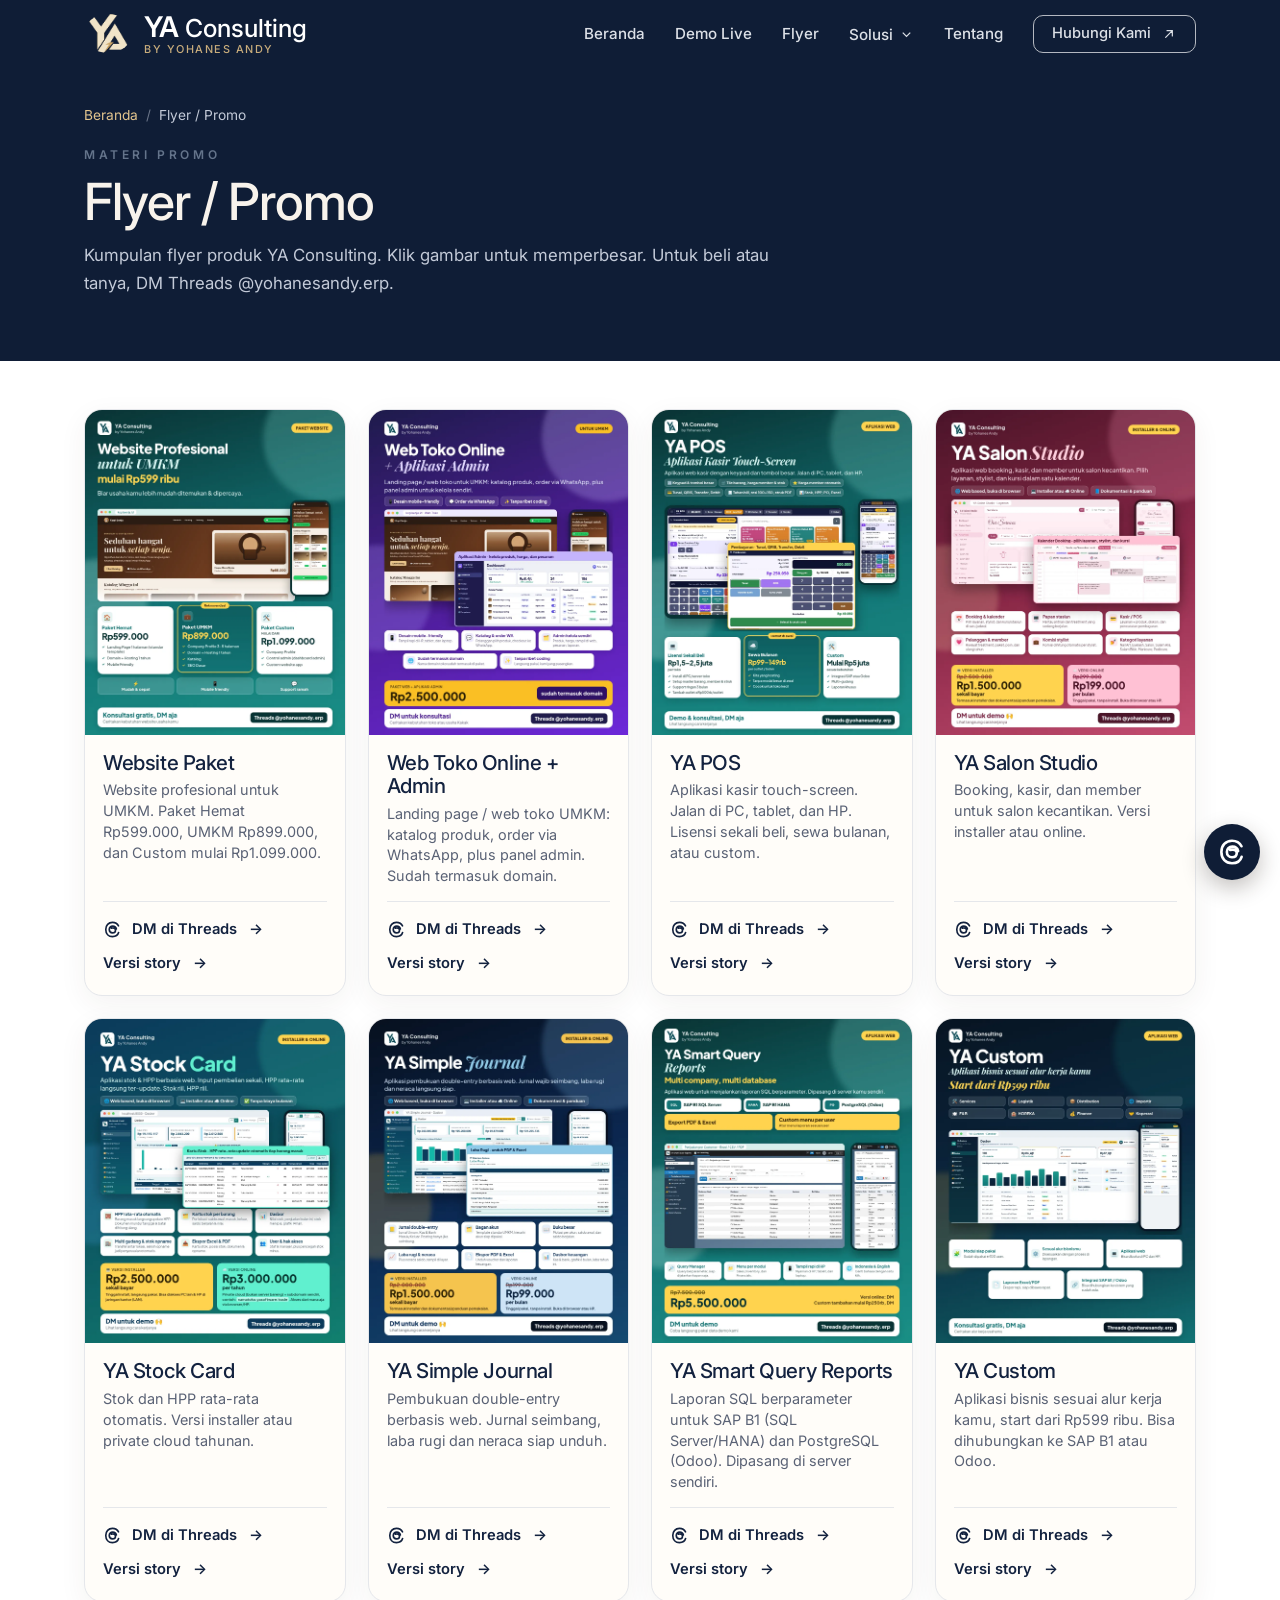
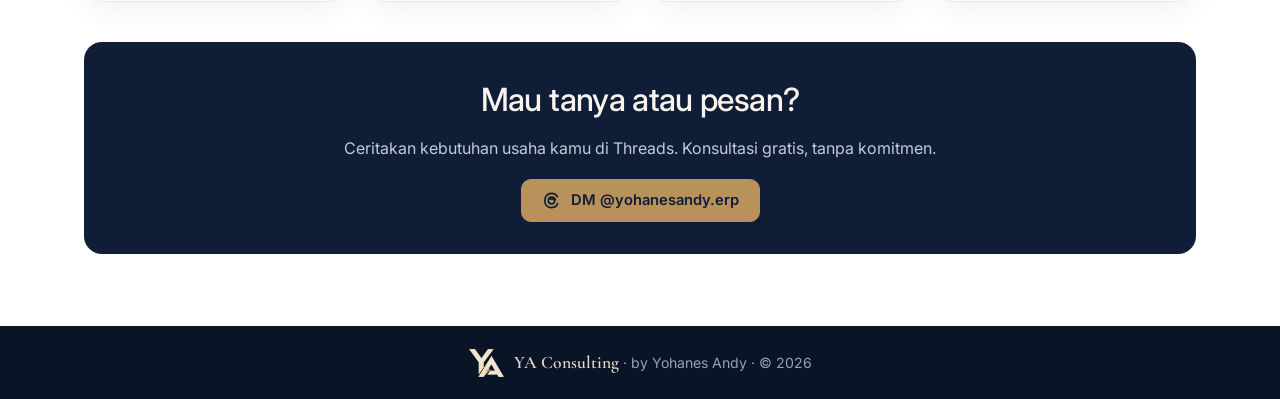
<file: flyer/index.html>
<!doctype html>
<html lang="id">
<head>
<meta charset="utf-8">
<meta name="viewport" content="width=device-width, initial-scale=1">
<title>Flyer / Promo | YA Consulting</title>
<meta name="description" content="Flyer promo YA Consulting: Website Paket, YA POS, Salon Studio, Stock Card, Simple Journal, Smart Query, dan aplikasi custom. Konsultasi via DM Threads.">
<meta name="theme-color" content="#0f1d36">
<link rel="canonical" href="https://yasoftware.trade/flyer/">
<link rel="icon" href="../favicon.ico" sizes="any">
<link rel="icon" type="image/png" sizes="32x32" href="../img/favicon-32.png">
<link rel="apple-touch-icon" href="../img/apple-touch-icon.png">
<meta property="og:type" content="article">
<meta property="og:site_name" content="YA Consulting · by Yohanes Andy">
<meta property="og:locale" content="id_ID">
<meta property="og:title" content="Flyer / Promo | YA Consulting">
<meta property="og:description" content="Flyer promo YA Consulting: Website Paket, YA POS, Salon Studio, Stock Card, Simple Journal, Smart Query, dan aplikasi custom. Konsultasi via DM Threads.">
<meta property="og:url" content="https://yasoftware.trade/flyer/">
<meta property="og:image" content="https://yasoftware.trade/img/og.jpg">
<meta property="og:image:width" content="1200"><meta property="og:image:height" content="630">
<meta name="twitter:card" content="summary_large_image">
<meta name="twitter:image" content="https://yasoftware.trade/img/og.jpg">
<link rel="preconnect" href="https://fonts.googleapis.com"><link rel="preconnect" href="https://fonts.gstatic.com" crossorigin>
<link href="https://fonts.googleapis.com/css2?family=Cormorant+Garamond:ital,wght@0,500;0,600;1,500&family=Inter:wght@400;500;600&display=swap" rel="stylesheet">
<link rel="stylesheet" href="../site.css?v=20261125a">
</head>
<body class="t-navy">
<header class="nav" id="top"><div class="wrap navin">
<a class="brand" href="../" aria-label="YA Consulting by Yohanes Andy"><img class="bmark" src="../img/ya_mark_light.png?v=20261115a" srcset="../img/ya_mark_light@2x.png?v=20261115a 2x" width="48" height="39" alt=""><span class="btext"><span class="bname"><b>YA</b> Consulting</span><small>by Yohanes Andy</small></span></a>
<button class="burger" aria-label="Menu" aria-expanded="false" onclick="var n=document.querySelector('.links');var o=n.classList.toggle('open');this.setAttribute('aria-expanded',o)"><span></span><span></span><span></span></button>
<nav class="links" onclick="if(event.target.tagName==='A'){this.classList.remove('open')}">
<a href="../">Beranda</a><a href="../#demo">Demo Live</a><a href="../flyer/">Flyer</a>
<div class="dd"><button class="ddbtn" type="button" aria-haspopup="true">Solusi <svg viewBox="0 0 24 24" fill="none" stroke="currentColor" stroke-width="2" aria-hidden="true"><path d="M6 9l6 6 6-6"/></svg></button><div class="ddmenu">
<a href="../#odoo">Odoo 18 Apps</a>
<a href="../#aplikasi">Aplikasi Web</a>
<a href="../#sheets">Google Sheets &amp; Excel</a>
<a href="../#layanan">Jasa &amp; Layanan</a>
<a href="../skema-kerja/">Skema Kerja</a>
</div></div>
<a href="../#tentang">Tentang</a>
<a class="btn btn-sm" href="../#kontak">Hubungi Kami <svg viewBox="0 0 24 24" fill="none" stroke="currentColor" stroke-width="1.8" stroke-linecap="round" aria-hidden="true"><path d="M7 17 17 7 M9 7h8v8"/></svg></a></nav></div></header>
<main>
<section class="pagehero"><div class="wrap">
<nav class="crumb" aria-label="Jalur navigasi">
<a href="../">Beranda</a><span aria-hidden="true">/</span>
<span>Flyer / Promo</span>
</nav>
<p class="eyebrow">Materi Promo</p>
<h1>Flyer / Promo</h1>
<p class="lead">Kumpulan flyer produk YA Consulting. Klik gambar untuk memperbesar. Untuk beli atau tanya, DM Threads @yohanesandy.erp.</p>
</div></section>
<section class="art"><div class="wrap">
<div class="flyer-gal">
<article class="flyer-card" id="website_paket">
<a class="flyer-thumb" href="../img/flyer/website_paket_feed.webp" data-full="../img/flyer/website_paket_feed.webp" data-caption="Website Paket" data-alt="Flyer Website Paket YA Consulting: Paket Hemat Rp599.000, UMKM Rp899.000, Custom mulai Rp1.099.000 (data demo)."><img src="../img/flyer/website_paket_feed.webp" width="1080" height="1350" loading="eager" alt="Flyer Website Paket YA Consulting: Paket Hemat Rp599.000, UMKM Rp899.000, Custom mulai Rp1.099.000 (data demo)."></a>
<div class="cb"><h3>Website Paket</h3><p>Website profesional untuk UMKM. Paket Hemat Rp599.000, UMKM Rp899.000, dan Custom mulai Rp1.099.000.</p>
<div class="btns"><a class="btn btn-th" href="https://www.threads.com/@yohanesandy.erp" target="_blank" rel="noopener"><svg viewBox="0 0 24 24" aria-hidden="true" fill="none" stroke="currentColor" stroke-width="2.1" stroke-linecap="round"><path d="M16.9 11.3c-.5-2.4-2.2-3.6-4.6-3.6-2.8 0-4.4 1.9-4.4 4.3 0 2.3 1.6 4.2 4.1 4.2 2.3 0 3.8-1.4 3.8-3.4 0-2.5-2.5-3.1-5.3-2.5"/><path d="M19.6 7.4C18.2 4.6 15.5 3 12 3 6.9 3 3.5 6.6 3.5 12s3.4 9 8.5 9c3.8 0 6.8-1.9 7.7-5.1"/></svg>DM di Threads</a>
<a class="btn btn-outline" href="../img/flyer/website_paket_story.webp" target="_blank" rel="noopener">Versi story</a></div></div>
</article>
<article class="flyer-card" id="web_app">
<a class="flyer-thumb" href="../img/flyer/web_app_feed.webp" data-full="../img/flyer/web_app_feed.webp" data-caption="Web Toko Online + Admin" data-alt="Flyer Web Toko Online + Aplikasi Admin YA Consulting, contoh toko demo Kopi Senja."><img src="../img/flyer/web_app_feed.webp" width="1080" height="1350" loading="eager" alt="Flyer Web Toko Online + Aplikasi Admin YA Consulting, contoh toko demo Kopi Senja."></a>
<div class="cb"><h3>Web Toko Online + Admin</h3><p>Landing page / web toko UMKM: katalog produk, order via WhatsApp, plus panel admin. Sudah termasuk domain.</p>
<div class="btns"><a class="btn btn-th" href="https://www.threads.com/@yohanesandy.erp" target="_blank" rel="noopener"><svg viewBox="0 0 24 24" aria-hidden="true" fill="none" stroke="currentColor" stroke-width="2.1" stroke-linecap="round"><path d="M16.9 11.3c-.5-2.4-2.2-3.6-4.6-3.6-2.8 0-4.4 1.9-4.4 4.3 0 2.3 1.6 4.2 4.1 4.2 2.3 0 3.8-1.4 3.8-3.4 0-2.5-2.5-3.1-5.3-2.5"/><path d="M19.6 7.4C18.2 4.6 15.5 3 12 3 6.9 3 3.5 6.6 3.5 12s3.4 9 8.5 9c3.8 0 6.8-1.9 7.7-5.1"/></svg>DM di Threads</a>
<a class="btn btn-outline" href="../img/flyer/web_app_story.webp" target="_blank" rel="noopener">Versi story</a></div></div>
</article>
<article class="flyer-card" id="pos">
<a class="flyer-thumb" href="../img/flyer/pos_feed.webp" data-full="../img/flyer/pos_feed.webp" data-caption="YA POS" data-alt="Flyer YA POS: aplikasi kasir touch-screen dengan paket lisensi, sewa bulanan, dan custom (data demo)."><img src="../img/flyer/pos_feed.webp" width="1080" height="1350" loading="eager" alt="Flyer YA POS: aplikasi kasir touch-screen dengan paket lisensi, sewa bulanan, dan custom (data demo)."></a>
<div class="cb"><h3>YA POS</h3><p>Aplikasi kasir touch-screen. Jalan di PC, tablet, dan HP. Lisensi sekali beli, sewa bulanan, atau custom.</p>
<div class="btns"><a class="btn btn-th" href="https://www.threads.com/@yohanesandy.erp" target="_blank" rel="noopener"><svg viewBox="0 0 24 24" aria-hidden="true" fill="none" stroke="currentColor" stroke-width="2.1" stroke-linecap="round"><path d="M16.9 11.3c-.5-2.4-2.2-3.6-4.6-3.6-2.8 0-4.4 1.9-4.4 4.3 0 2.3 1.6 4.2 4.1 4.2 2.3 0 3.8-1.4 3.8-3.4 0-2.5-2.5-3.1-5.3-2.5"/><path d="M19.6 7.4C18.2 4.6 15.5 3 12 3 6.9 3 3.5 6.6 3.5 12s3.4 9 8.5 9c3.8 0 6.8-1.9 7.7-5.1"/></svg>DM di Threads</a>
<a class="btn btn-outline" href="../img/flyer/pos_story.webp" target="_blank" rel="noopener">Versi story</a></div></div>
</article>
<article class="flyer-card" id="salon_studio">
<a class="flyer-thumb" href="../img/flyer/salon_studio_feed.webp" data-full="../img/flyer/salon_studio_feed.webp" data-caption="YA Salon Studio" data-alt="Flyer YA Salon Studio: booking, kasir, dan member salon, versi installer atau online (data demo)."><img src="../img/flyer/salon_studio_feed.webp" width="1080" height="1350" loading="eager" alt="Flyer YA Salon Studio: booking, kasir, dan member salon, versi installer atau online (data demo)."></a>
<div class="cb"><h3>YA Salon Studio</h3><p>Booking, kasir, dan member untuk salon kecantikan. Versi installer atau online.</p>
<div class="btns"><a class="btn btn-th" href="https://www.threads.com/@yohanesandy.erp" target="_blank" rel="noopener"><svg viewBox="0 0 24 24" aria-hidden="true" fill="none" stroke="currentColor" stroke-width="2.1" stroke-linecap="round"><path d="M16.9 11.3c-.5-2.4-2.2-3.6-4.6-3.6-2.8 0-4.4 1.9-4.4 4.3 0 2.3 1.6 4.2 4.1 4.2 2.3 0 3.8-1.4 3.8-3.4 0-2.5-2.5-3.1-5.3-2.5"/><path d="M19.6 7.4C18.2 4.6 15.5 3 12 3 6.9 3 3.5 6.6 3.5 12s3.4 9 8.5 9c3.8 0 6.8-1.9 7.7-5.1"/></svg>DM di Threads</a>
<a class="btn btn-outline" href="../img/flyer/salon_studio_story.webp" target="_blank" rel="noopener">Versi story</a></div></div>
</article>
<article class="flyer-card" id="stock_card">
<a class="flyer-thumb" href="../img/flyer/stock_card_feed.webp" data-full="../img/flyer/stock_card_feed.webp" data-caption="YA Stock Card" data-alt="Flyer YA Stock Card: kartu stok dan HPP rata-rata otomatis (data demo)."><img src="../img/flyer/stock_card_feed.webp" width="1080" height="1350" loading="eager" alt="Flyer YA Stock Card: kartu stok dan HPP rata-rata otomatis (data demo)."></a>
<div class="cb"><h3>YA Stock Card</h3><p>Stok dan HPP rata-rata otomatis. Versi installer atau private cloud tahunan.</p>
<div class="btns"><a class="btn btn-th" href="https://www.threads.com/@yohanesandy.erp" target="_blank" rel="noopener"><svg viewBox="0 0 24 24" aria-hidden="true" fill="none" stroke="currentColor" stroke-width="2.1" stroke-linecap="round"><path d="M16.9 11.3c-.5-2.4-2.2-3.6-4.6-3.6-2.8 0-4.4 1.9-4.4 4.3 0 2.3 1.6 4.2 4.1 4.2 2.3 0 3.8-1.4 3.8-3.4 0-2.5-2.5-3.1-5.3-2.5"/><path d="M19.6 7.4C18.2 4.6 15.5 3 12 3 6.9 3 3.5 6.6 3.5 12s3.4 9 8.5 9c3.8 0 6.8-1.9 7.7-5.1"/></svg>DM di Threads</a>
<a class="btn btn-outline" href="../img/flyer/stock_card_story.webp" target="_blank" rel="noopener">Versi story</a></div></div>
</article>
<article class="flyer-card" id="simple_journal">
<a class="flyer-thumb" href="../img/flyer/simple_journal_feed.webp" data-full="../img/flyer/simple_journal_feed.webp" data-caption="YA Simple Journal" data-alt="Flyer YA Simple Journal: pembukuan double-entry, versi installer atau online (data demo)."><img src="../img/flyer/simple_journal_feed.webp" width="1080" height="1350" loading="eager" alt="Flyer YA Simple Journal: pembukuan double-entry, versi installer atau online (data demo)."></a>
<div class="cb"><h3>YA Simple Journal</h3><p>Pembukuan double-entry berbasis web. Jurnal seimbang, laba rugi dan neraca siap unduh.</p>
<div class="btns"><a class="btn btn-th" href="https://www.threads.com/@yohanesandy.erp" target="_blank" rel="noopener"><svg viewBox="0 0 24 24" aria-hidden="true" fill="none" stroke="currentColor" stroke-width="2.1" stroke-linecap="round"><path d="M16.9 11.3c-.5-2.4-2.2-3.6-4.6-3.6-2.8 0-4.4 1.9-4.4 4.3 0 2.3 1.6 4.2 4.1 4.2 2.3 0 3.8-1.4 3.8-3.4 0-2.5-2.5-3.1-5.3-2.5"/><path d="M19.6 7.4C18.2 4.6 15.5 3 12 3 6.9 3 3.5 6.6 3.5 12s3.4 9 8.5 9c3.8 0 6.8-1.9 7.7-5.1"/></svg>DM di Threads</a>
<a class="btn btn-outline" href="../img/flyer/simple_journal_story.webp" target="_blank" rel="noopener">Versi story</a></div></div>
</article>
<article class="flyer-card" id="smart_query">
<a class="flyer-thumb" href="../img/flyer/smart_query_feed.webp" data-full="../img/flyer/smart_query_feed.webp" data-caption="YA Smart Query Reports" data-alt="Flyer YA Smart Query Reports: laporan SQL berparameter multi database (data demo)."><img src="../img/flyer/smart_query_feed.webp" width="1080" height="1350" loading="eager" alt="Flyer YA Smart Query Reports: laporan SQL berparameter multi database (data demo)."></a>
<div class="cb"><h3>YA Smart Query Reports</h3><p>Laporan SQL berparameter untuk SAP B1 (SQL Server/HANA) dan PostgreSQL (Odoo). Dipasang di server sendiri.</p>
<div class="btns"><a class="btn btn-th" href="https://www.threads.com/@yohanesandy.erp" target="_blank" rel="noopener"><svg viewBox="0 0 24 24" aria-hidden="true" fill="none" stroke="currentColor" stroke-width="2.1" stroke-linecap="round"><path d="M16.9 11.3c-.5-2.4-2.2-3.6-4.6-3.6-2.8 0-4.4 1.9-4.4 4.3 0 2.3 1.6 4.2 4.1 4.2 2.3 0 3.8-1.4 3.8-3.4 0-2.5-2.5-3.1-5.3-2.5"/><path d="M19.6 7.4C18.2 4.6 15.5 3 12 3 6.9 3 3.5 6.6 3.5 12s3.4 9 8.5 9c3.8 0 6.8-1.9 7.7-5.1"/></svg>DM di Threads</a>
<a class="btn btn-outline" href="../img/flyer/smart_query_story.webp" target="_blank" rel="noopener">Versi story</a></div></div>
</article>
<article class="flyer-card" id="custom">
<a class="flyer-thumb" href="../img/flyer/custom_feed.webp" data-full="../img/flyer/custom_feed.webp" data-caption="YA Custom" data-alt="Flyer YA Custom: aplikasi bisnis sesuai alur kerja, start dari Rp599 ribu (data demo)."><img src="../img/flyer/custom_feed.webp" width="1080" height="1350" loading="eager" alt="Flyer YA Custom: aplikasi bisnis sesuai alur kerja, start dari Rp599 ribu (data demo)."></a>
<div class="cb"><h3>YA Custom</h3><p>Aplikasi bisnis sesuai alur kerja kamu, start dari Rp599 ribu. Bisa dihubungkan ke SAP B1 atau Odoo.</p>
<div class="btns"><a class="btn btn-th" href="https://www.threads.com/@yohanesandy.erp" target="_blank" rel="noopener"><svg viewBox="0 0 24 24" aria-hidden="true" fill="none" stroke="currentColor" stroke-width="2.1" stroke-linecap="round"><path d="M16.9 11.3c-.5-2.4-2.2-3.6-4.6-3.6-2.8 0-4.4 1.9-4.4 4.3 0 2.3 1.6 4.2 4.1 4.2 2.3 0 3.8-1.4 3.8-3.4 0-2.5-2.5-3.1-5.3-2.5"/><path d="M19.6 7.4C18.2 4.6 15.5 3 12 3 6.9 3 3.5 6.6 3.5 12s3.4 9 8.5 9c3.8 0 6.8-1.9 7.7-5.1"/></svg>DM di Threads</a>
<a class="btn btn-outline" href="../img/flyer/custom_story.webp" target="_blank" rel="noopener">Versi story</a></div></div>
</article>
</div>
<div class="cta-band" style="margin-top:40px">
<h2>Mau tanya atau pesan?</h2>
<p>Ceritakan kebutuhan usaha kamu di Threads. Konsultasi gratis, tanpa komitmen.</p>
<a class="btn" href="https://www.threads.com/@yohanesandy.erp" target="_blank" rel="noopener"><svg viewBox="0 0 24 24" aria-hidden="true" fill="none" stroke="currentColor" stroke-width="2.1" stroke-linecap="round"><path d="M16.9 11.3c-.5-2.4-2.2-3.6-4.6-3.6-2.8 0-4.4 1.9-4.4 4.3 0 2.3 1.6 4.2 4.1 4.2 2.3 0 3.8-1.4 3.8-3.4 0-2.5-2.5-3.1-5.3-2.5"/><path d="M19.6 7.4C18.2 4.6 15.5 3 12 3 6.9 3 3.5 6.6 3.5 12s3.4 9 8.5 9c3.8 0 6.8-1.9 7.7-5.1"/></svg> DM @yohanesandy.erp</a>
</div>
</div></section>
</main>
<footer><div class="wrap fbrand"><img src="../img/ya_mark_light.png?v=20261115a" srcset="../img/ya_mark_light@2x.png?v=20261115a 2x" width="35" height="28" alt="YA Consulting"><span><b>YA Consulting</b> · by Yohanes Andy · © 2026</span></div></footer>
<a class="fab" href="https://www.threads.com/@yohanesandy.erp" target="_blank" rel="noopener" aria-label="DM di Threads"><svg viewBox="0 0 24 24" aria-hidden="true" fill="none" stroke="currentColor" stroke-width="2.1" stroke-linecap="round"><path d="M16.9 11.3c-.5-2.4-2.2-3.6-4.6-3.6-2.8 0-4.4 1.9-4.4 4.3 0 2.3 1.6 4.2 4.1 4.2 2.3 0 3.8-1.4 3.8-3.4 0-2.5-2.5-3.1-5.3-2.5"/><path d="M19.6 7.4C18.2 4.6 15.5 3 12 3 6.9 3 3.5 6.6 3.5 12s3.4 9 8.5 9c3.8 0 6.8-1.9 7.7-5.1"/></svg></a>
<script src="../layanan.js?v=20261125a"></script>
</body></html>
</file>
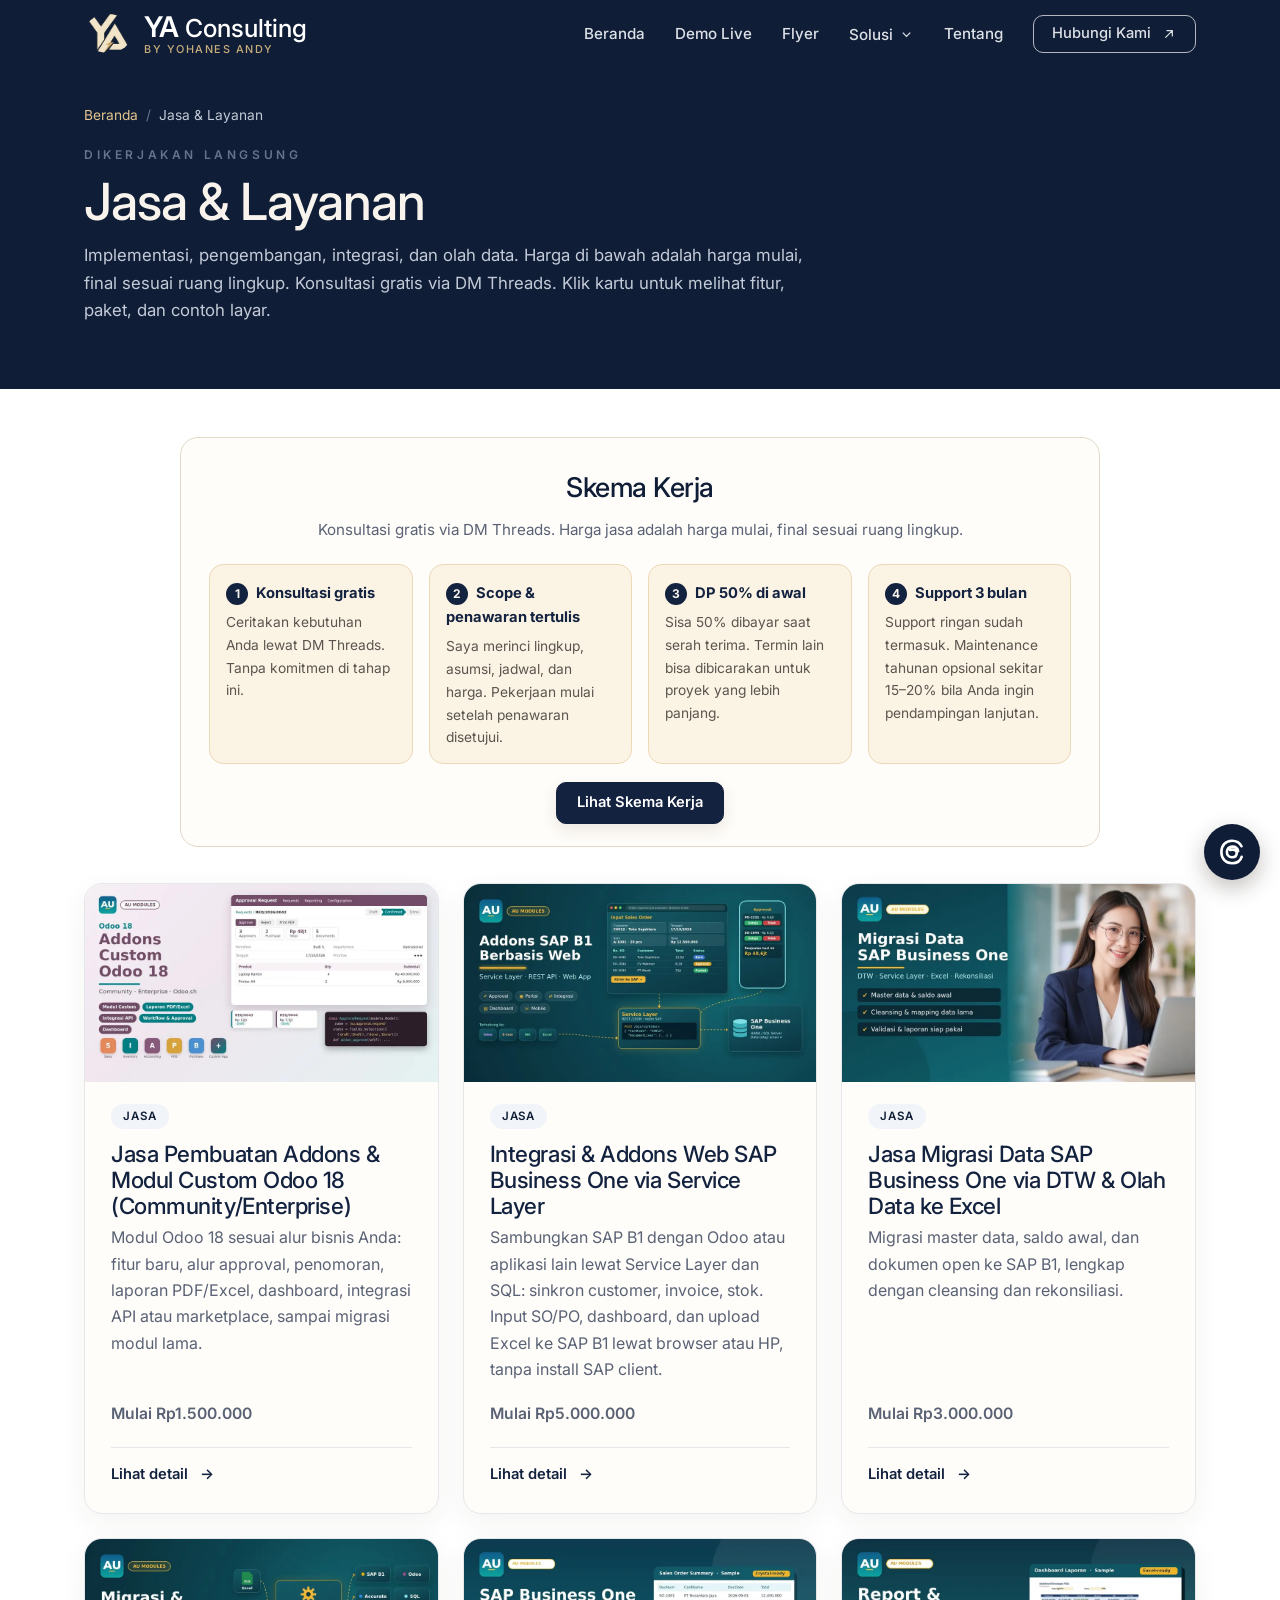
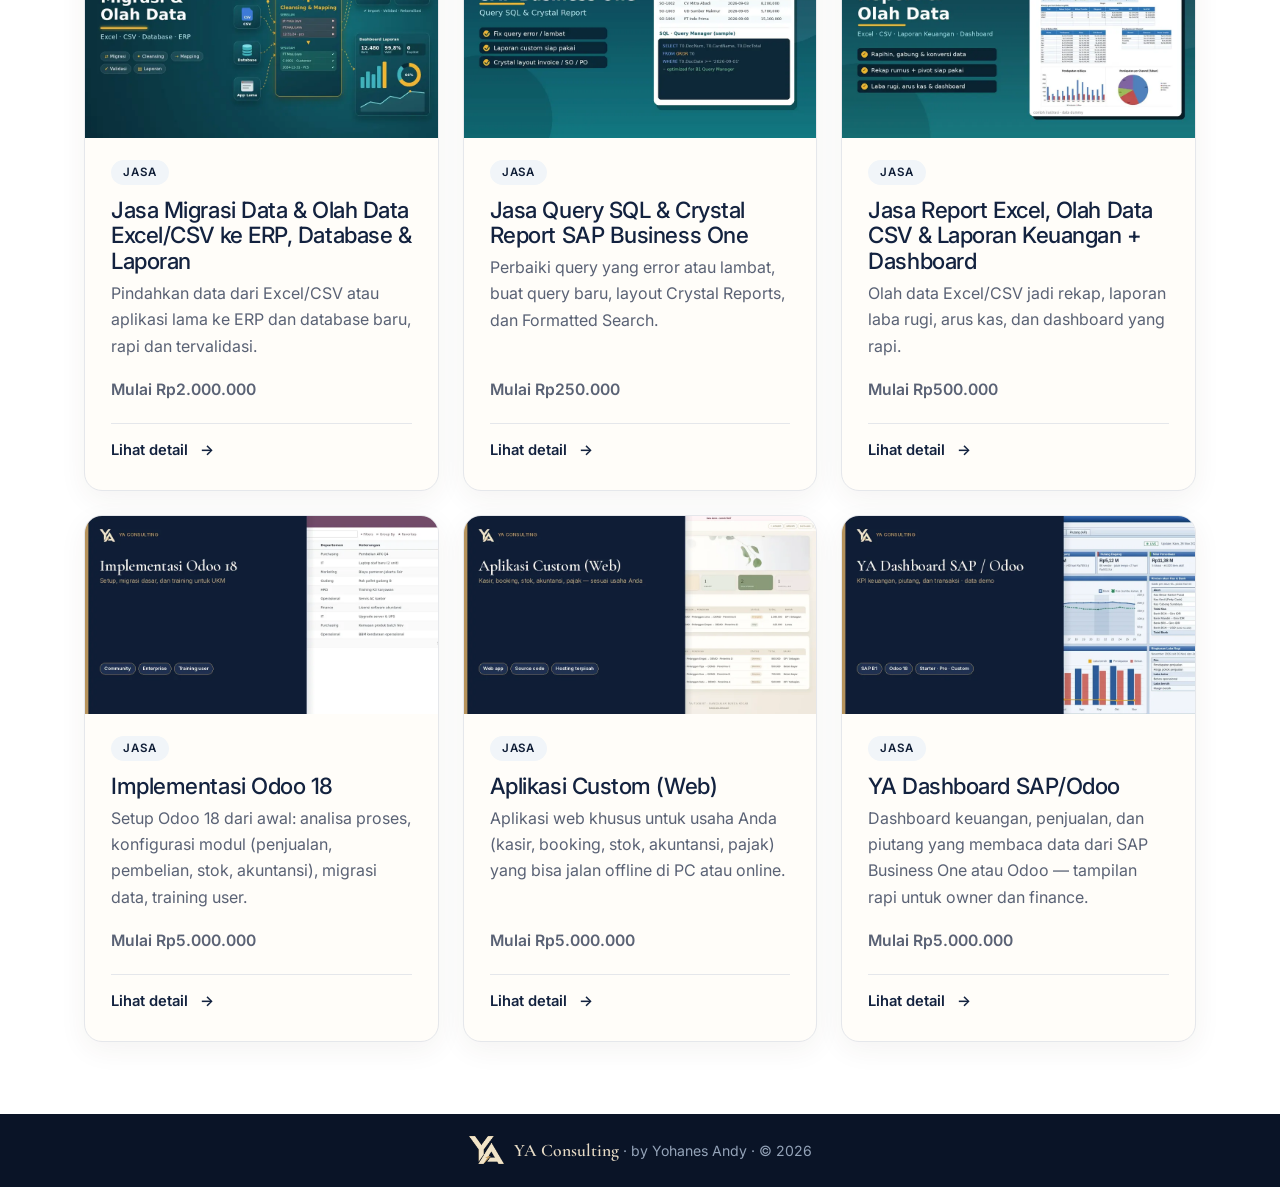
<file: layanan/index.html>
<!doctype html>
<html lang="id">
<head>
<meta charset="utf-8">
<meta name="viewport" content="width=device-width, initial-scale=1">
<title>Jasa &amp; Layanan | YA Consulting</title>
<meta name="description" content="Jasa implementasi Odoo 18, integrasi SAP B1, migrasi data, query &amp; Crystal Report, report Excel, aplikasi custom, dan YA Dashboard. Harga mulai, final sesuai scope.">
<meta name="theme-color" content="#0f1d36">
<link rel="canonical" href="https://yasoftware.trade/layanan/">
<link rel="icon" href="../favicon.ico" sizes="any">
<link rel="icon" type="image/png" sizes="32x32" href="../img/favicon-32.png">
<link rel="apple-touch-icon" href="../img/apple-touch-icon.png">
<meta property="og:type" content="article">
<meta property="og:site_name" content="YA Consulting · by Yohanes Andy">
<meta property="og:locale" content="id_ID">
<meta property="og:title" content="Jasa &amp; Layanan | YA Consulting">
<meta property="og:description" content="Jasa implementasi Odoo 18, integrasi SAP B1, migrasi data, query &amp; Crystal Report, report Excel, aplikasi custom, dan YA Dashboard. Harga mulai, final sesuai scope.">
<meta property="og:url" content="https://yasoftware.trade/layanan/">
<meta property="og:image" content="https://yasoftware.trade/img/og.jpg">
<meta property="og:image:width" content="1200"><meta property="og:image:height" content="630">
<meta name="twitter:card" content="summary_large_image">
<meta name="twitter:image" content="https://yasoftware.trade/img/og.jpg">
<link rel="preconnect" href="https://fonts.googleapis.com"><link rel="preconnect" href="https://fonts.gstatic.com" crossorigin>
<link href="https://fonts.googleapis.com/css2?family=Cormorant+Garamond:ital,wght@0,500;0,600;1,500&family=Inter:wght@400;500;600&display=swap" rel="stylesheet">
<link rel="stylesheet" href="../site.css?v=20261125a">
</head>
<body class="t-navy">
<header class="nav" id="top"><div class="wrap navin">
<a class="brand" href="../" aria-label="YA Consulting by Yohanes Andy"><img class="bmark" src="../img/ya_mark_light.png?v=20261115a" srcset="../img/ya_mark_light@2x.png?v=20261115a 2x" width="48" height="39" alt=""><span class="btext"><span class="bname"><b>YA</b> Consulting</span><small>by Yohanes Andy</small></span></a>
<button class="burger" aria-label="Menu" aria-expanded="false" onclick="var n=document.querySelector('.links');var o=n.classList.toggle('open');this.setAttribute('aria-expanded',o)"><span></span><span></span><span></span></button>
<nav class="links" onclick="if(event.target.tagName==='A'){this.classList.remove('open')}">
<a href="../">Beranda</a><a href="../#demo">Demo Live</a><a href="../flyer/">Flyer</a>
<div class="dd"><button class="ddbtn" type="button" aria-haspopup="true">Solusi <svg viewBox="0 0 24 24" fill="none" stroke="currentColor" stroke-width="2" aria-hidden="true"><path d="M6 9l6 6 6-6"/></svg></button><div class="ddmenu">
<a href="../#odoo">Odoo 18 Apps</a>
<a href="../#aplikasi">Aplikasi Web</a>
<a href="../#sheets">Google Sheets &amp; Excel</a>
<a href="../#layanan">Jasa &amp; Layanan</a>
<a href="../skema-kerja/">Skema Kerja</a>
</div></div>
<a href="../#tentang">Tentang</a>
<a class="btn btn-sm" href="../#kontak">Hubungi Kami <svg viewBox="0 0 24 24" fill="none" stroke="currentColor" stroke-width="1.8" stroke-linecap="round" aria-hidden="true"><path d="M7 17 17 7 M9 7h8v8"/></svg></a></nav></div></header>
<main>
<section class="pagehero"><div class="wrap">
<nav class="crumb" aria-label="Jalur navigasi">
<a href="../">Beranda</a><span aria-hidden="true">/</span>
<span>Jasa &amp; Layanan</span>
</nav>
<p class="eyebrow">Dikerjakan Langsung</p>
<h1>Jasa &amp; Layanan</h1>
<p class="lead">Implementasi, pengembangan, integrasi, dan olah data. Harga di bawah adalah harga mulai, final sesuai ruang lingkup. Konsultasi gratis via DM Threads. Klik kartu untuk melihat fitur, paket, dan contoh layar.</p>
</div></section>
<section class="art"><div class="wrap">
<div class="skemateaser"><h3>Skema Kerja</h3><p class="sklead">Konsultasi gratis via DM Threads. Harga jasa adalah harga mulai, final sesuai ruang lingkup.</p><ol class="sksteps"><li><b><span>1</span>Konsultasi gratis</b><p>Ceritakan kebutuhan Anda lewat DM Threads. Tanpa komitmen di tahap ini.</p></li><li><b><span>2</span>Scope &amp; penawaran tertulis</b><p>Saya merinci lingkup, asumsi, jadwal, dan harga. Pekerjaan mulai setelah penawaran disetujui.</p></li><li><b><span>3</span>DP 50% di awal</b><p>Sisa 50% dibayar saat serah terima. Termin lain bisa dibicarakan untuk proyek yang lebih panjang.</p></li><li><b><span>4</span>Support 3 bulan</b><p>Support ringan sudah termasuk. Maintenance tahunan opsional sekitar 15–20% bila Anda ingin pendampingan lanjutan.</p></li></ol><p class="skmore"><a class="btn" href="../skema-kerja/">Lihat Skema Kerja</a></p></div>
<div class="grid g3"><article class="card"><a class="cardlink" href="../layanan/modul-custom-odoo-18/"><img src="../img/jasa_odoo_addons.webp" width="960" height="540" loading="lazy" alt="Jasa Pembuatan Addons &amp; Modul Custom Odoo 18 (Community/Enterprise)"><div class="cb"><span class="tag web">Jasa</span><h3>Jasa Pembuatan Addons &amp; Modul Custom Odoo 18 (Community/Enterprise)</h3><p>Modul Odoo 18 sesuai alur bisnis Anda: fitur baru, alur approval, penomoran, laporan PDF/Excel, dashboard, integrasi API atau marketplace, sampai migrasi modul lama.</p><p class="fromprice">Mulai Rp1.500.000</p><div class="btns"><span class="btn">Lihat detail</span></div></div></a></article><article class="card"><a class="cardlink" href="../layanan/integrasi-sap-b1/"><img src="../img/jasa_sap_web_addons.webp" width="960" height="540" loading="lazy" alt="Integrasi &amp; Addons Web SAP Business One via Service Layer"><div class="cb"><span class="tag web">Jasa</span><h3>Integrasi &amp; Addons Web SAP Business One via Service Layer</h3><p>Sambungkan SAP B1 dengan Odoo atau aplikasi lain lewat Service Layer dan SQL: sinkron customer, invoice, stok. Input SO/PO, dashboard, dan upload Excel ke SAP B1 lewat browser atau HP, tanpa install SAP client.</p><p class="fromprice">Mulai Rp5.000.000</p><div class="btns"><span class="btn">Lihat detail</span></div></div></a></article><article class="card"><a class="cardlink" href="../layanan/migrasi-sap-b1-dtw/"><img src="../img/jasa_sap_migrasi.webp" width="960" height="540" loading="lazy" alt="Jasa Migrasi Data SAP Business One via DTW &amp; Olah Data ke Excel"><div class="cb"><span class="tag web">Jasa</span><h3>Jasa Migrasi Data SAP Business One via DTW &amp; Olah Data ke Excel</h3><p>Migrasi master data, saldo awal, dan dokumen open ke SAP B1, lengkap dengan cleansing dan rekonsiliasi.</p><p class="fromprice">Mulai Rp3.000.000</p><div class="btns"><span class="btn">Lihat detail</span></div></div></a></article><article class="card"><a class="cardlink" href="../layanan/migrasi-excel-csv/"><img src="../img/jasa_migrasi_data.webp" width="960" height="540" loading="lazy" alt="Jasa Migrasi Data &amp; Olah Data Excel/CSV ke ERP, Database &amp; Laporan"><div class="cb"><span class="tag web">Jasa</span><h3>Jasa Migrasi Data &amp; Olah Data Excel/CSV ke ERP, Database &amp; Laporan</h3><p>Pindahkan data dari Excel/CSV atau aplikasi lama ke ERP dan database baru, rapi dan tervalidasi.</p><p class="fromprice">Mulai Rp2.000.000</p><div class="btns"><span class="btn">Lihat detail</span></div></div></a></article><article class="card"><a class="cardlink" href="../layanan/query-crystal-sap-b1/"><img src="../img/jasa_sap_query.webp" width="960" height="540" loading="lazy" alt="Jasa Query SQL &amp; Crystal Report SAP Business One"><div class="cb"><span class="tag web">Jasa</span><h3>Jasa Query SQL &amp; Crystal Report SAP Business One</h3><p>Perbaiki query yang error atau lambat, buat query baru, layout Crystal Reports, dan Formatted Search.</p><p class="fromprice">Mulai Rp250.000</p><div class="btns"><span class="btn">Lihat detail</span></div></div></a></article><article class="card"><a class="cardlink" href="../layanan/report-excel-dashboard/"><img src="../img/jasa_report_excel.webp" width="960" height="540" loading="lazy" alt="Jasa Report Excel, Olah Data CSV &amp; Laporan Keuangan + Dashboard"><div class="cb"><span class="tag web">Jasa</span><h3>Jasa Report Excel, Olah Data CSV &amp; Laporan Keuangan + Dashboard</h3><p>Olah data Excel/CSV jadi rekap, laporan laba rugi, arus kas, dan dashboard yang rapi.</p><p class="fromprice">Mulai Rp500.000</p><div class="btns"><span class="btn">Lihat detail</span></div></div></a></article><article class="card"><a class="cardlink" href="../layanan/implementasi-odoo-18/"><img src="../img/jasa_implementasi_odoo.webp" width="960" height="540" loading="lazy" alt="Implementasi Odoo 18"><div class="cb"><span class="tag web">Jasa</span><h3>Implementasi Odoo 18</h3><p>Setup Odoo 18 dari awal: analisa proses, konfigurasi modul (penjualan, pembelian, stok, akuntansi), migrasi data, training user.</p><p class="fromprice">Mulai Rp5.000.000</p><div class="btns"><span class="btn">Lihat detail</span></div></div></a></article><article class="card"><a class="cardlink" href="../layanan/aplikasi-custom-web/"><img src="../img/jasa_aplikasi_custom.webp" width="960" height="540" loading="lazy" alt="Aplikasi Custom (Web)"><div class="cb"><span class="tag web">Jasa</span><h3>Aplikasi Custom (Web)</h3><p>Aplikasi web khusus untuk usaha Anda (kasir, booking, stok, akuntansi, pajak) yang bisa jalan offline di PC atau online.</p><p class="fromprice">Mulai Rp5.000.000</p><div class="btns"><span class="btn">Lihat detail</span></div></div></a></article><article class="card"><a class="cardlink" href="../layanan/ya-dashboard-sap-odoo/"><img src="../img/jasa_ya_dashboard.webp" width="960" height="540" loading="lazy" alt="YA Dashboard SAP/Odoo"><div class="cb"><span class="tag web">Jasa</span><h3>YA Dashboard SAP/Odoo</h3><p>Dashboard keuangan, penjualan, dan piutang yang membaca data dari SAP Business One atau Odoo — tampilan rapi untuk owner dan finance.</p><p class="fromprice">Mulai Rp5.000.000</p><div class="btns"><span class="btn">Lihat detail</span></div></div></a></article></div>
</div></section>
</main>
<footer><div class="wrap fbrand"><img src="../img/ya_mark_light.png?v=20261115a" srcset="../img/ya_mark_light@2x.png?v=20261115a 2x" width="35" height="28" alt="YA Consulting"><span><b>YA Consulting</b> · by Yohanes Andy · © 2026</span></div></footer>
<a class="fab" href="https://www.threads.com/@yohanesandy.erp" target="_blank" rel="noopener" aria-label="DM di Threads"><svg viewBox="0 0 24 24" aria-hidden="true" fill="none" stroke="currentColor" stroke-width="2.1" stroke-linecap="round"><path d="M16.9 11.3c-.5-2.4-2.2-3.6-4.6-3.6-2.8 0-4.4 1.9-4.4 4.3 0 2.3 1.6 4.2 4.1 4.2 2.3 0 3.8-1.4 3.8-3.4 0-2.5-2.5-3.1-5.3-2.5"/><path d="M19.6 7.4C18.2 4.6 15.5 3 12 3 6.9 3 3.5 6.6 3.5 12s3.4 9 8.5 9c3.8 0 6.8-1.9 7.7-5.1"/></svg></a>
</body></html>
</file>
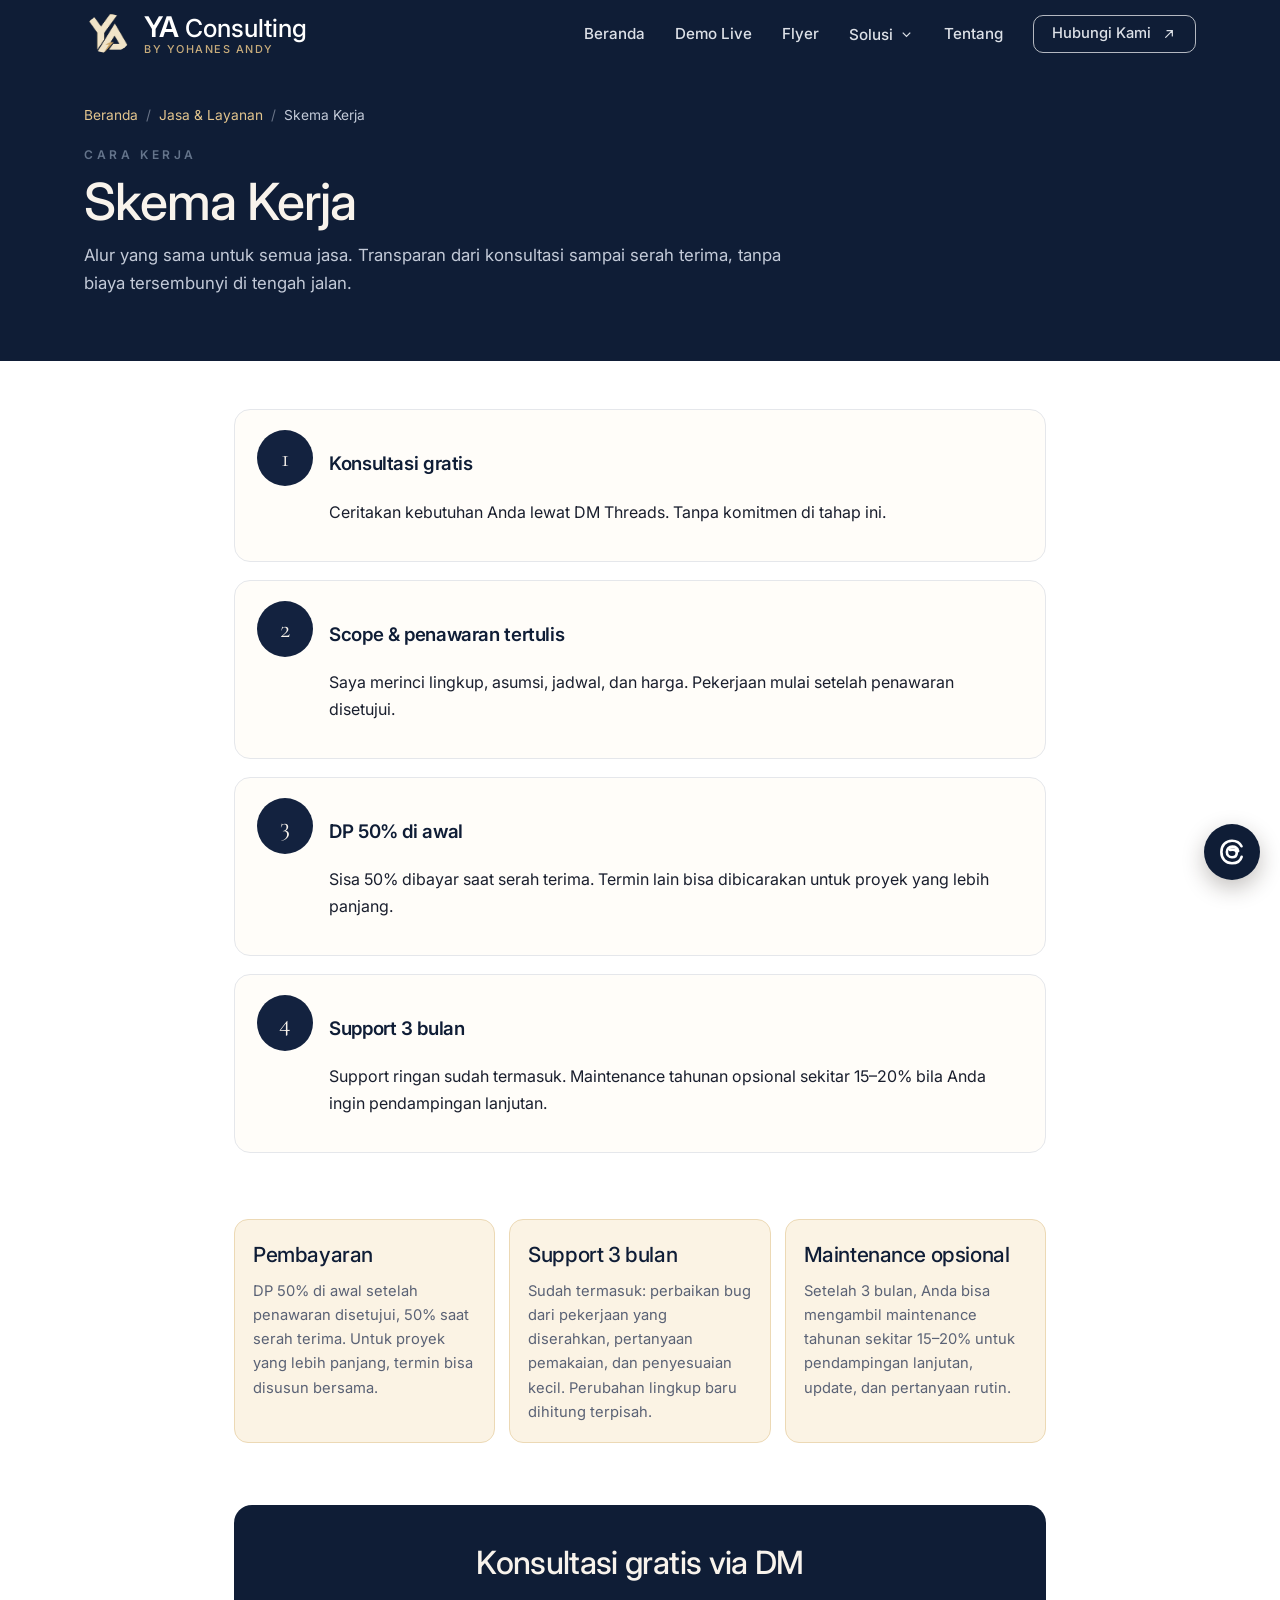
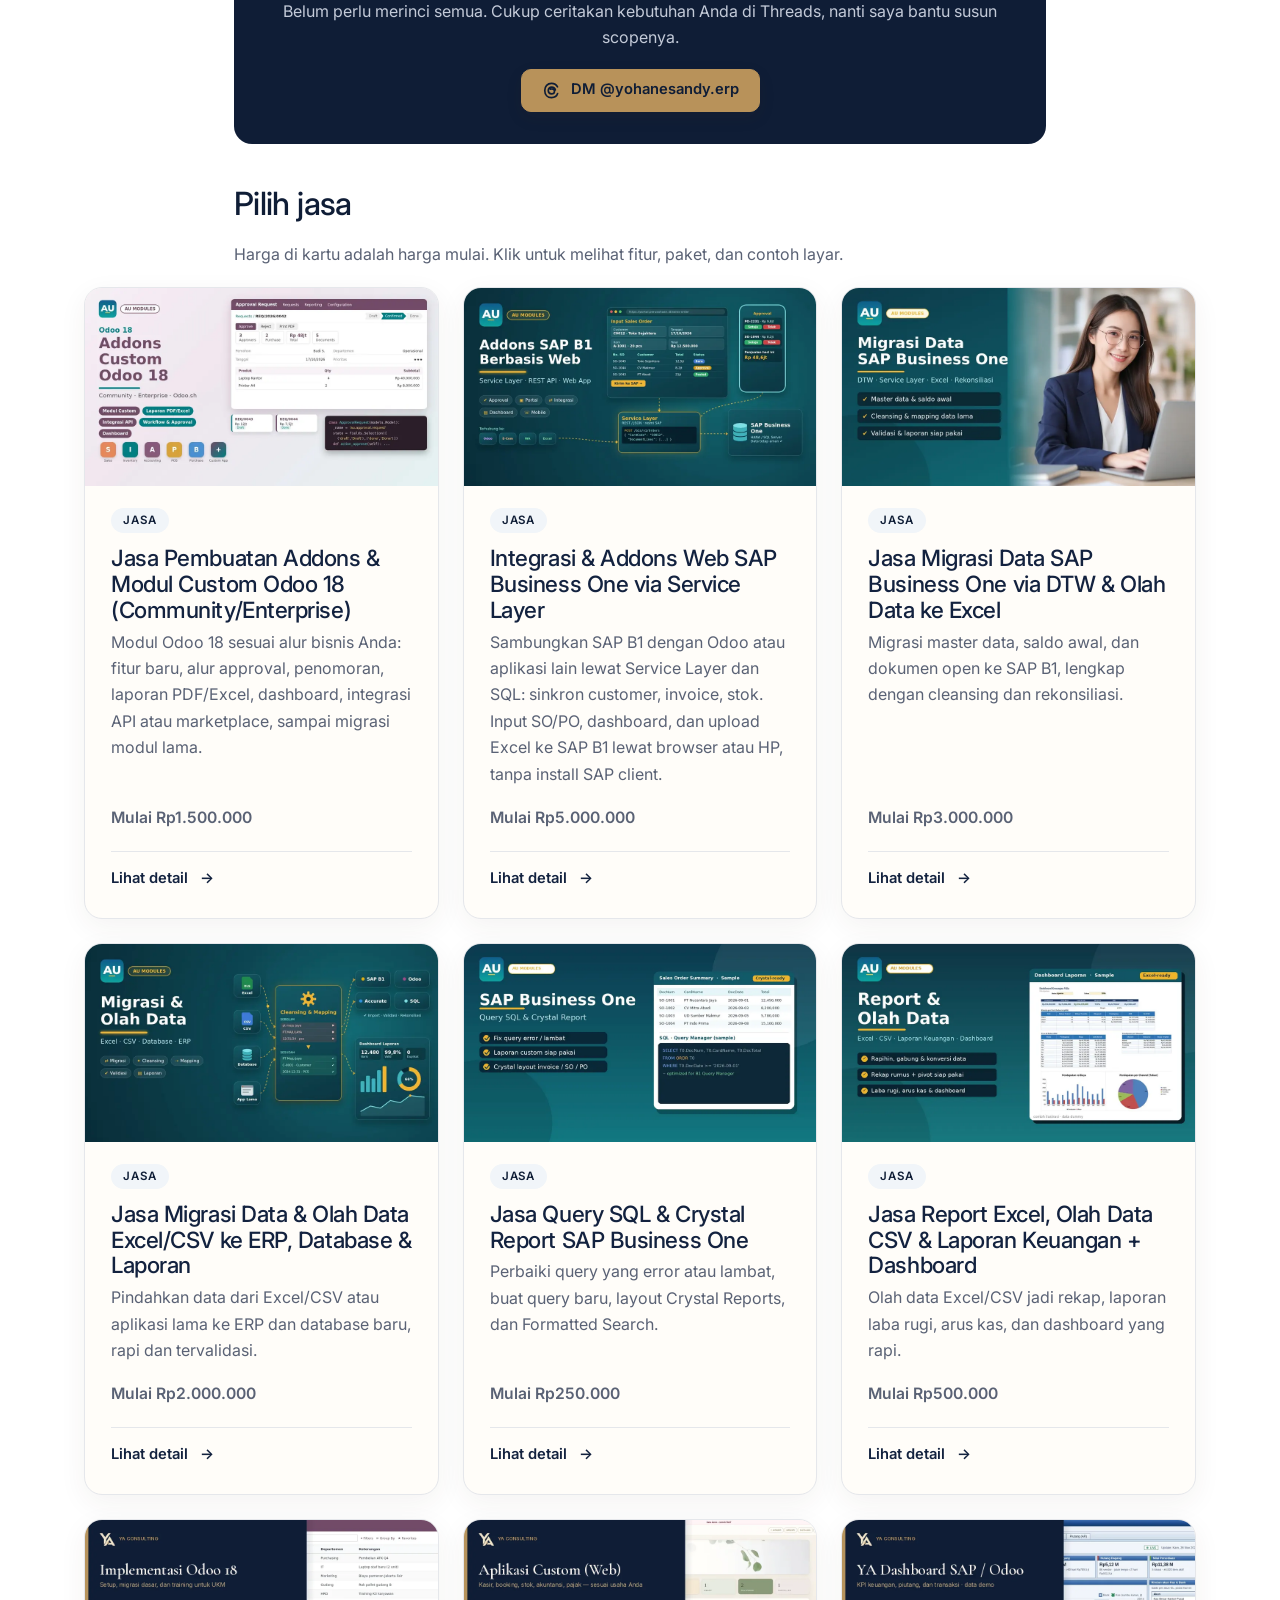
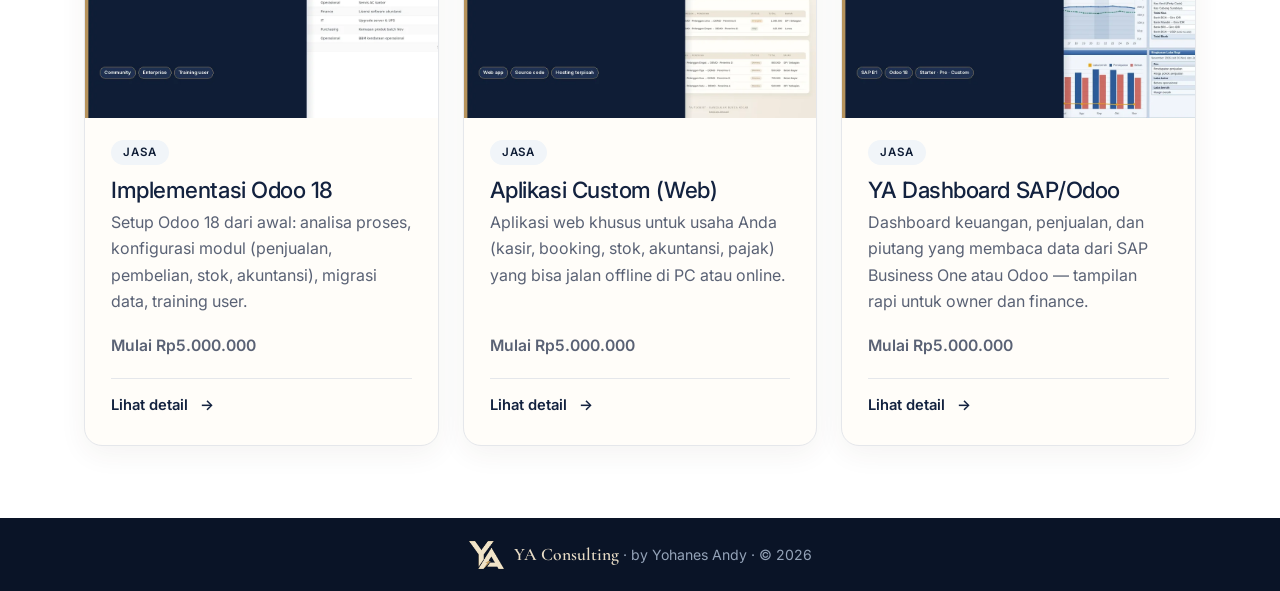
<file: skema-kerja/index.html>
<!doctype html>
<html lang="id">
<head>
<meta charset="utf-8">
<meta name="viewport" content="width=device-width, initial-scale=1">
<title>Skema Kerja | YA Consulting</title>
<meta name="description" content="Skema kerja YA Consulting: konsultasi gratis via DM Threads, penawaran tertulis, DP 50%, support 3 bulan, maintenance tahunan opsional 15–20%.">
<meta name="theme-color" content="#0f1d36">
<link rel="canonical" href="https://yasoftware.trade/skema-kerja/">
<link rel="icon" href="../favicon.ico" sizes="any">
<link rel="icon" type="image/png" sizes="32x32" href="../img/favicon-32.png">
<link rel="apple-touch-icon" href="../img/apple-touch-icon.png">
<meta property="og:type" content="article">
<meta property="og:site_name" content="YA Consulting · by Yohanes Andy">
<meta property="og:locale" content="id_ID">
<meta property="og:title" content="Skema Kerja | YA Consulting">
<meta property="og:description" content="Skema kerja YA Consulting: konsultasi gratis via DM Threads, penawaran tertulis, DP 50%, support 3 bulan, maintenance tahunan opsional 15–20%.">
<meta property="og:url" content="https://yasoftware.trade/skema-kerja/">
<meta property="og:image" content="https://yasoftware.trade/img/og.jpg">
<meta property="og:image:width" content="1200"><meta property="og:image:height" content="630">
<meta name="twitter:card" content="summary_large_image">
<meta name="twitter:image" content="https://yasoftware.trade/img/og.jpg">
<link rel="preconnect" href="https://fonts.googleapis.com"><link rel="preconnect" href="https://fonts.gstatic.com" crossorigin>
<link href="https://fonts.googleapis.com/css2?family=Cormorant+Garamond:ital,wght@0,500;0,600;1,500&family=Inter:wght@400;500;600&display=swap" rel="stylesheet">
<link rel="stylesheet" href="../site.css?v=20261125a">
</head>
<body class="t-navy">
<header class="nav" id="top"><div class="wrap navin">
<a class="brand" href="../" aria-label="YA Consulting by Yohanes Andy"><img class="bmark" src="../img/ya_mark_light.png?v=20261115a" srcset="../img/ya_mark_light@2x.png?v=20261115a 2x" width="48" height="39" alt=""><span class="btext"><span class="bname"><b>YA</b> Consulting</span><small>by Yohanes Andy</small></span></a>
<button class="burger" aria-label="Menu" aria-expanded="false" onclick="var n=document.querySelector('.links');var o=n.classList.toggle('open');this.setAttribute('aria-expanded',o)"><span></span><span></span><span></span></button>
<nav class="links" onclick="if(event.target.tagName==='A'){this.classList.remove('open')}">
<a href="../">Beranda</a><a href="../#demo">Demo Live</a><a href="../flyer/">Flyer</a>
<div class="dd"><button class="ddbtn" type="button" aria-haspopup="true">Solusi <svg viewBox="0 0 24 24" fill="none" stroke="currentColor" stroke-width="2" aria-hidden="true"><path d="M6 9l6 6 6-6"/></svg></button><div class="ddmenu">
<a href="../#odoo">Odoo 18 Apps</a>
<a href="../#aplikasi">Aplikasi Web</a>
<a href="../#sheets">Google Sheets &amp; Excel</a>
<a href="../#layanan">Jasa &amp; Layanan</a>
<a href="../skema-kerja/">Skema Kerja</a>
</div></div>
<a href="../#tentang">Tentang</a>
<a class="btn btn-sm" href="../#kontak">Hubungi Kami <svg viewBox="0 0 24 24" fill="none" stroke="currentColor" stroke-width="1.8" stroke-linecap="round" aria-hidden="true"><path d="M7 17 17 7 M9 7h8v8"/></svg></a></nav></div></header>
<main class="skpage">
<section class="pagehero"><div class="wrap">
<nav class="crumb" aria-label="Jalur navigasi">
<a href="../">Beranda</a><span aria-hidden="true">/</span>
<a href="../#layanan">Jasa &amp; Layanan</a><span aria-hidden="true">/</span>
<span>Skema Kerja</span>
</nav>
<p class="eyebrow">Cara Kerja</p>
<h1>Skema Kerja</h1>
<p class="lead">Alur yang sama untuk semua jasa. Transparan dari konsultasi sampai serah terima, tanpa biaya tersembunyi di tengah jalan.</p>
</div></section>
<section class="art"><div class="wrap artgrid">
<ol class="sklist"><li><div class='num'>1</div><div><h3>Konsultasi gratis</h3><p>Ceritakan kebutuhan Anda lewat DM Threads. Tanpa komitmen di tahap ini.</p></div></li><li><div class='num'>2</div><div><h3>Scope &amp; penawaran tertulis</h3><p>Saya merinci lingkup, asumsi, jadwal, dan harga. Pekerjaan mulai setelah penawaran disetujui.</p></div></li><li><div class='num'>3</div><div><h3>DP 50% di awal</h3><p>Sisa 50% dibayar saat serah terima. Termin lain bisa dibicarakan untuk proyek yang lebih panjang.</p></div></li><li><div class='num'>4</div><div><h3>Support 3 bulan</h3><p>Support ringan sudah termasuk. Maintenance tahunan opsional sekitar 15–20% bila Anda ingin pendampingan lanjutan.</p></div></li></ol>
<div class="terms">
<div><h3>Pembayaran</h3><p>DP 50% di awal setelah penawaran disetujui, 50% saat serah terima. Untuk proyek yang lebih panjang, termin bisa disusun bersama.</p></div>
<div><h3>Support 3 bulan</h3><p>Sudah termasuk: perbaikan bug dari pekerjaan yang diserahkan, pertanyaan pemakaian, dan penyesuaian kecil. Perubahan lingkup baru dihitung terpisah.</p></div>
<div><h3>Maintenance opsional</h3><p>Setelah 3 bulan, Anda bisa mengambil maintenance tahunan sekitar 15–20% untuk pendampingan lanjutan, update, dan pertanyaan rutin.</p></div>
</div>
<div class="cta-band">
<h2>Konsultasi gratis via DM</h2>
<p>Belum perlu merinci semua. Cukup ceritakan kebutuhan Anda di Threads, nanti saya bantu susun scopenya.</p>
<a class="btn" href="https://www.threads.com/@yohanesandy.erp" target="_blank" rel="noopener"><svg viewBox="0 0 24 24" aria-hidden="true" fill="none" stroke="currentColor" stroke-width="2.1" stroke-linecap="round"><path d="M16.9 11.3c-.5-2.4-2.2-3.6-4.6-3.6-2.8 0-4.4 1.9-4.4 4.3 0 2.3 1.6 4.2 4.1 4.2 2.3 0 3.8-1.4 3.8-3.4 0-2.5-2.5-3.1-5.3-2.5"/><path d="M19.6 7.4C18.2 4.6 15.5 3 12 3 6.9 3 3.5 6.6 3.5 12s3.4 9 8.5 9c3.8 0 6.8-1.9 7.7-5.1"/></svg> DM @yohanesandy.erp</a>
</div>
<div class="artblock">
<h2>Pilih jasa</h2>
<p class="muted">Harga di kartu adalah harga mulai. Klik untuk melihat fitur, paket, dan contoh layar.</p>
</div>
</div>
<div class="wrap" style="padding-top:8px">
<div class="grid g3"><article class="card"><a class="cardlink" href="../layanan/modul-custom-odoo-18/"><img src="../img/jasa_odoo_addons.webp" width="960" height="540" loading="lazy" alt="Jasa Pembuatan Addons &amp; Modul Custom Odoo 18 (Community/Enterprise)"><div class="cb"><span class="tag web">Jasa</span><h3>Jasa Pembuatan Addons &amp; Modul Custom Odoo 18 (Community/Enterprise)</h3><p>Modul Odoo 18 sesuai alur bisnis Anda: fitur baru, alur approval, penomoran, laporan PDF/Excel, dashboard, integrasi API atau marketplace, sampai migrasi modul lama.</p><p class="fromprice">Mulai Rp1.500.000</p><div class="btns"><span class="btn">Lihat detail</span></div></div></a></article><article class="card"><a class="cardlink" href="../layanan/integrasi-sap-b1/"><img src="../img/jasa_sap_web_addons.webp" width="960" height="540" loading="lazy" alt="Integrasi &amp; Addons Web SAP Business One via Service Layer"><div class="cb"><span class="tag web">Jasa</span><h3>Integrasi &amp; Addons Web SAP Business One via Service Layer</h3><p>Sambungkan SAP B1 dengan Odoo atau aplikasi lain lewat Service Layer dan SQL: sinkron customer, invoice, stok. Input SO/PO, dashboard, dan upload Excel ke SAP B1 lewat browser atau HP, tanpa install SAP client.</p><p class="fromprice">Mulai Rp5.000.000</p><div class="btns"><span class="btn">Lihat detail</span></div></div></a></article><article class="card"><a class="cardlink" href="../layanan/migrasi-sap-b1-dtw/"><img src="../img/jasa_sap_migrasi.webp" width="960" height="540" loading="lazy" alt="Jasa Migrasi Data SAP Business One via DTW &amp; Olah Data ke Excel"><div class="cb"><span class="tag web">Jasa</span><h3>Jasa Migrasi Data SAP Business One via DTW &amp; Olah Data ke Excel</h3><p>Migrasi master data, saldo awal, dan dokumen open ke SAP B1, lengkap dengan cleansing dan rekonsiliasi.</p><p class="fromprice">Mulai Rp3.000.000</p><div class="btns"><span class="btn">Lihat detail</span></div></div></a></article><article class="card"><a class="cardlink" href="../layanan/migrasi-excel-csv/"><img src="../img/jasa_migrasi_data.webp" width="960" height="540" loading="lazy" alt="Jasa Migrasi Data &amp; Olah Data Excel/CSV ke ERP, Database &amp; Laporan"><div class="cb"><span class="tag web">Jasa</span><h3>Jasa Migrasi Data &amp; Olah Data Excel/CSV ke ERP, Database &amp; Laporan</h3><p>Pindahkan data dari Excel/CSV atau aplikasi lama ke ERP dan database baru, rapi dan tervalidasi.</p><p class="fromprice">Mulai Rp2.000.000</p><div class="btns"><span class="btn">Lihat detail</span></div></div></a></article><article class="card"><a class="cardlink" href="../layanan/query-crystal-sap-b1/"><img src="../img/jasa_sap_query.webp" width="960" height="540" loading="lazy" alt="Jasa Query SQL &amp; Crystal Report SAP Business One"><div class="cb"><span class="tag web">Jasa</span><h3>Jasa Query SQL &amp; Crystal Report SAP Business One</h3><p>Perbaiki query yang error atau lambat, buat query baru, layout Crystal Reports, dan Formatted Search.</p><p class="fromprice">Mulai Rp250.000</p><div class="btns"><span class="btn">Lihat detail</span></div></div></a></article><article class="card"><a class="cardlink" href="../layanan/report-excel-dashboard/"><img src="../img/jasa_report_excel.webp" width="960" height="540" loading="lazy" alt="Jasa Report Excel, Olah Data CSV &amp; Laporan Keuangan + Dashboard"><div class="cb"><span class="tag web">Jasa</span><h3>Jasa Report Excel, Olah Data CSV &amp; Laporan Keuangan + Dashboard</h3><p>Olah data Excel/CSV jadi rekap, laporan laba rugi, arus kas, dan dashboard yang rapi.</p><p class="fromprice">Mulai Rp500.000</p><div class="btns"><span class="btn">Lihat detail</span></div></div></a></article><article class="card"><a class="cardlink" href="../layanan/implementasi-odoo-18/"><img src="../img/jasa_implementasi_odoo.webp" width="960" height="540" loading="lazy" alt="Implementasi Odoo 18"><div class="cb"><span class="tag web">Jasa</span><h3>Implementasi Odoo 18</h3><p>Setup Odoo 18 dari awal: analisa proses, konfigurasi modul (penjualan, pembelian, stok, akuntansi), migrasi data, training user.</p><p class="fromprice">Mulai Rp5.000.000</p><div class="btns"><span class="btn">Lihat detail</span></div></div></a></article><article class="card"><a class="cardlink" href="../layanan/aplikasi-custom-web/"><img src="../img/jasa_aplikasi_custom.webp" width="960" height="540" loading="lazy" alt="Aplikasi Custom (Web)"><div class="cb"><span class="tag web">Jasa</span><h3>Aplikasi Custom (Web)</h3><p>Aplikasi web khusus untuk usaha Anda (kasir, booking, stok, akuntansi, pajak) yang bisa jalan offline di PC atau online.</p><p class="fromprice">Mulai Rp5.000.000</p><div class="btns"><span class="btn">Lihat detail</span></div></div></a></article><article class="card"><a class="cardlink" href="../layanan/ya-dashboard-sap-odoo/"><img src="../img/jasa_ya_dashboard.webp" width="960" height="540" loading="lazy" alt="YA Dashboard SAP/Odoo"><div class="cb"><span class="tag web">Jasa</span><h3>YA Dashboard SAP/Odoo</h3><p>Dashboard keuangan, penjualan, dan piutang yang membaca data dari SAP Business One atau Odoo — tampilan rapi untuk owner dan finance.</p><p class="fromprice">Mulai Rp5.000.000</p><div class="btns"><span class="btn">Lihat detail</span></div></div></a></article></div>
</div>
</section>
</main>
<footer><div class="wrap fbrand"><img src="../img/ya_mark_light.png?v=20261115a" srcset="../img/ya_mark_light@2x.png?v=20261115a 2x" width="35" height="28" alt="YA Consulting"><span><b>YA Consulting</b> · by Yohanes Andy · © 2026</span></div></footer>
<a class="fab" href="https://www.threads.com/@yohanesandy.erp" target="_blank" rel="noopener" aria-label="DM di Threads"><svg viewBox="0 0 24 24" aria-hidden="true" fill="none" stroke="currentColor" stroke-width="2.1" stroke-linecap="round"><path d="M16.9 11.3c-.5-2.4-2.2-3.6-4.6-3.6-2.8 0-4.4 1.9-4.4 4.3 0 2.3 1.6 4.2 4.1 4.2 2.3 0 3.8-1.4 3.8-3.4 0-2.5-2.5-3.1-5.3-2.5"/><path d="M19.6 7.4C18.2 4.6 15.5 3 12 3 6.9 3 3.5 6.6 3.5 12s3.4 9 8.5 9c3.8 0 6.8-1.9 7.7-5.1"/></svg></a>
</body></html>
</file>
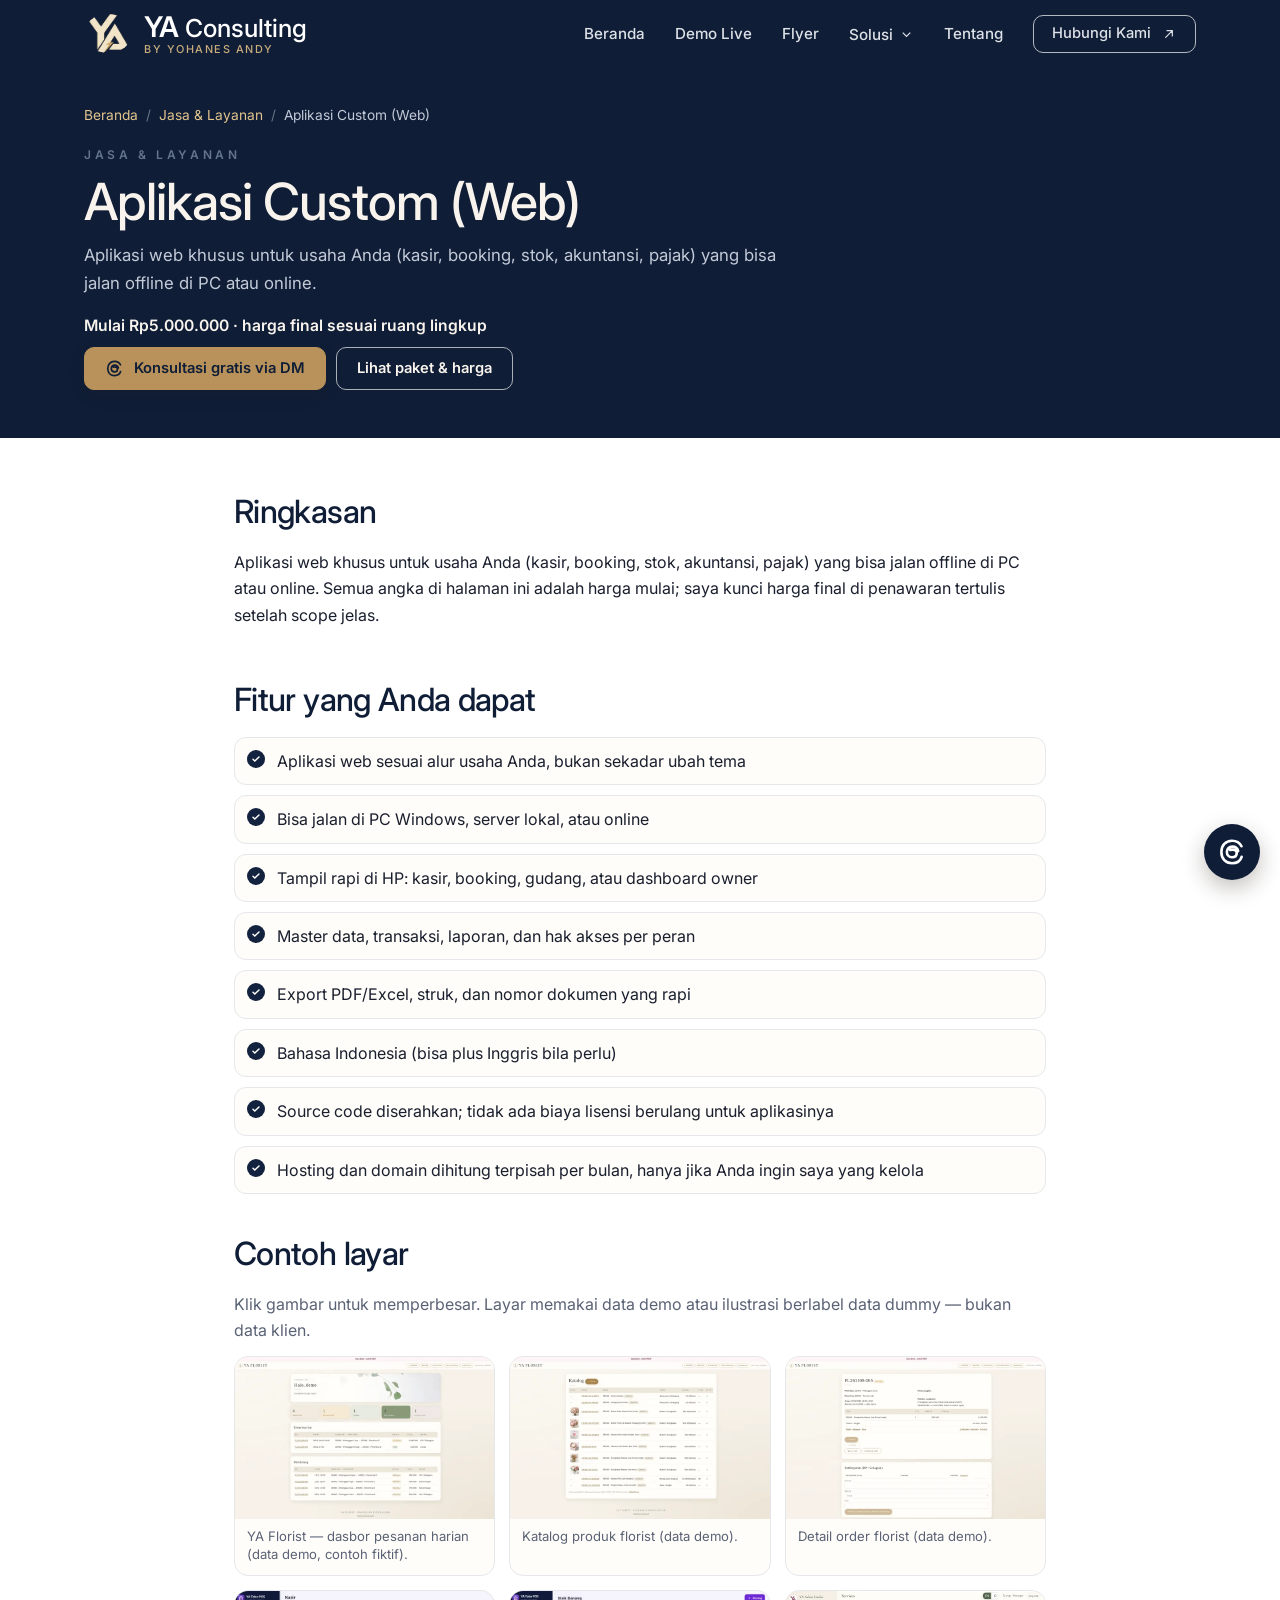
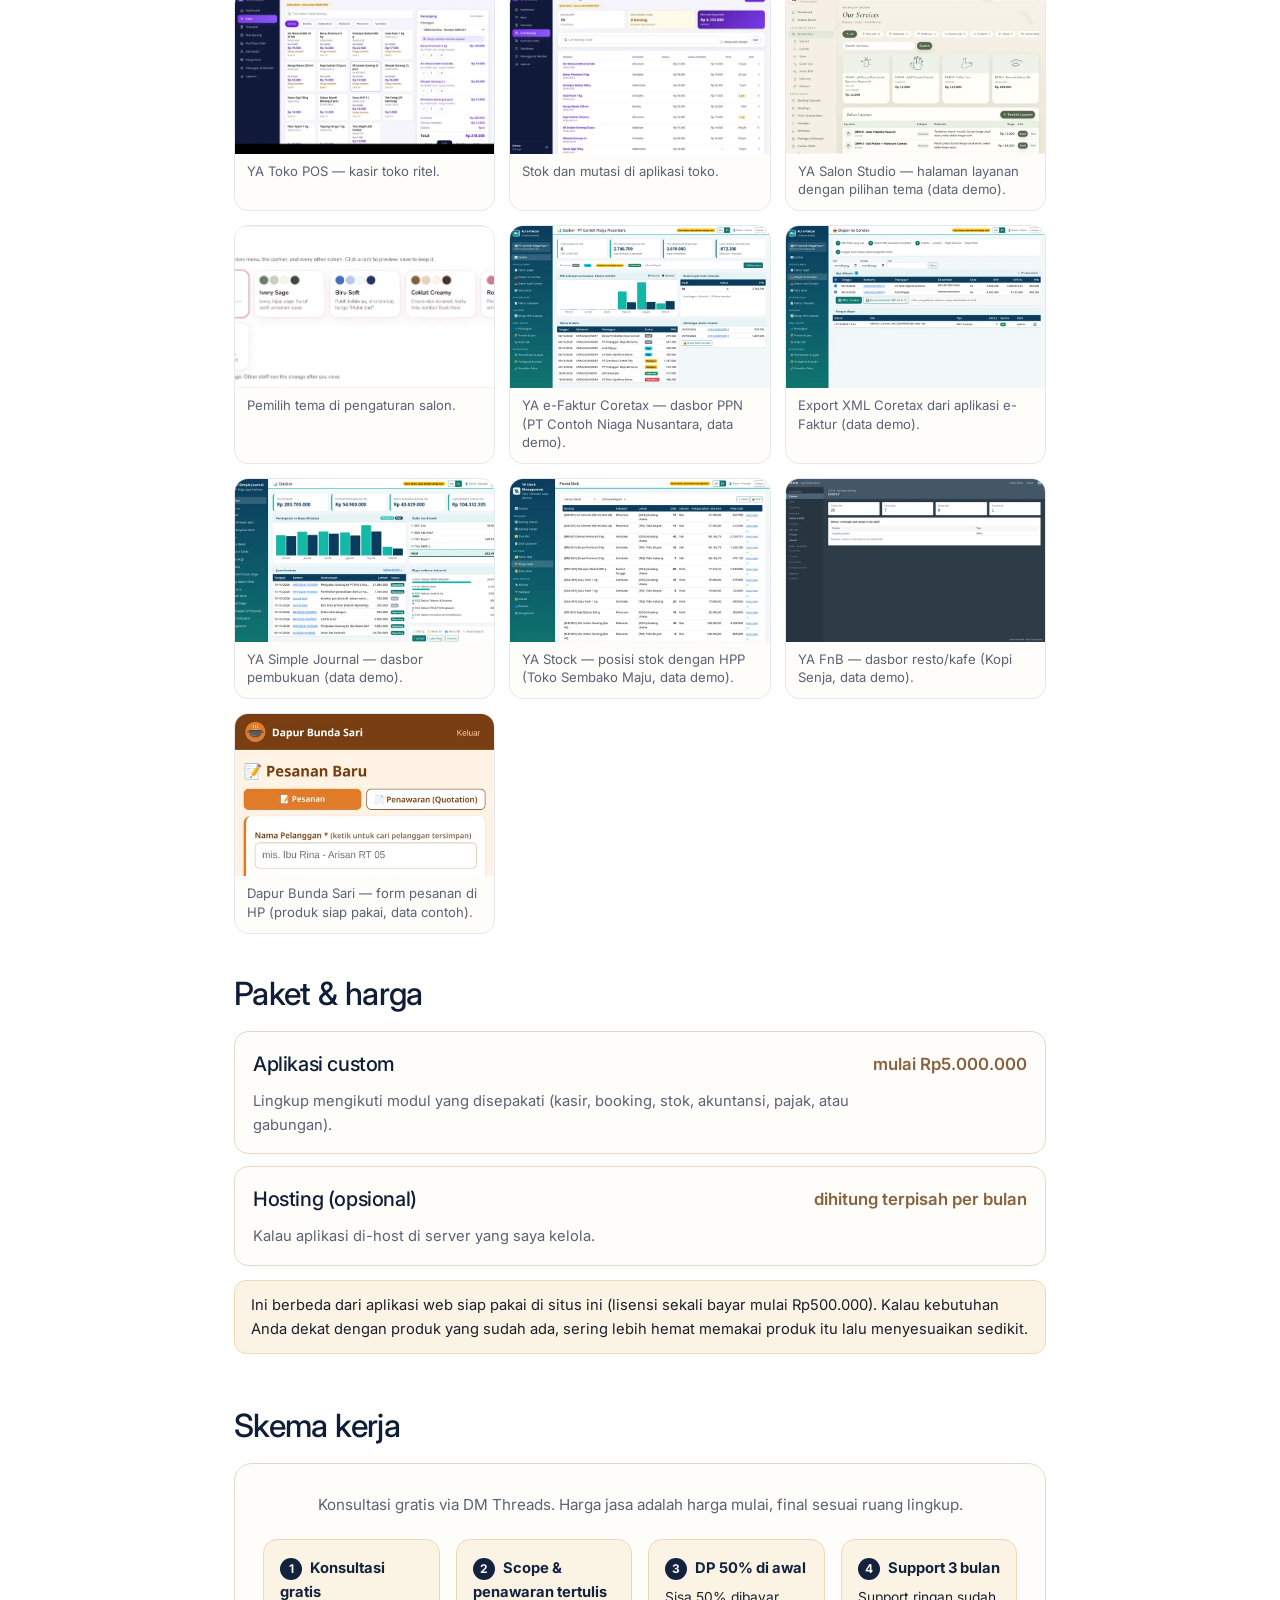
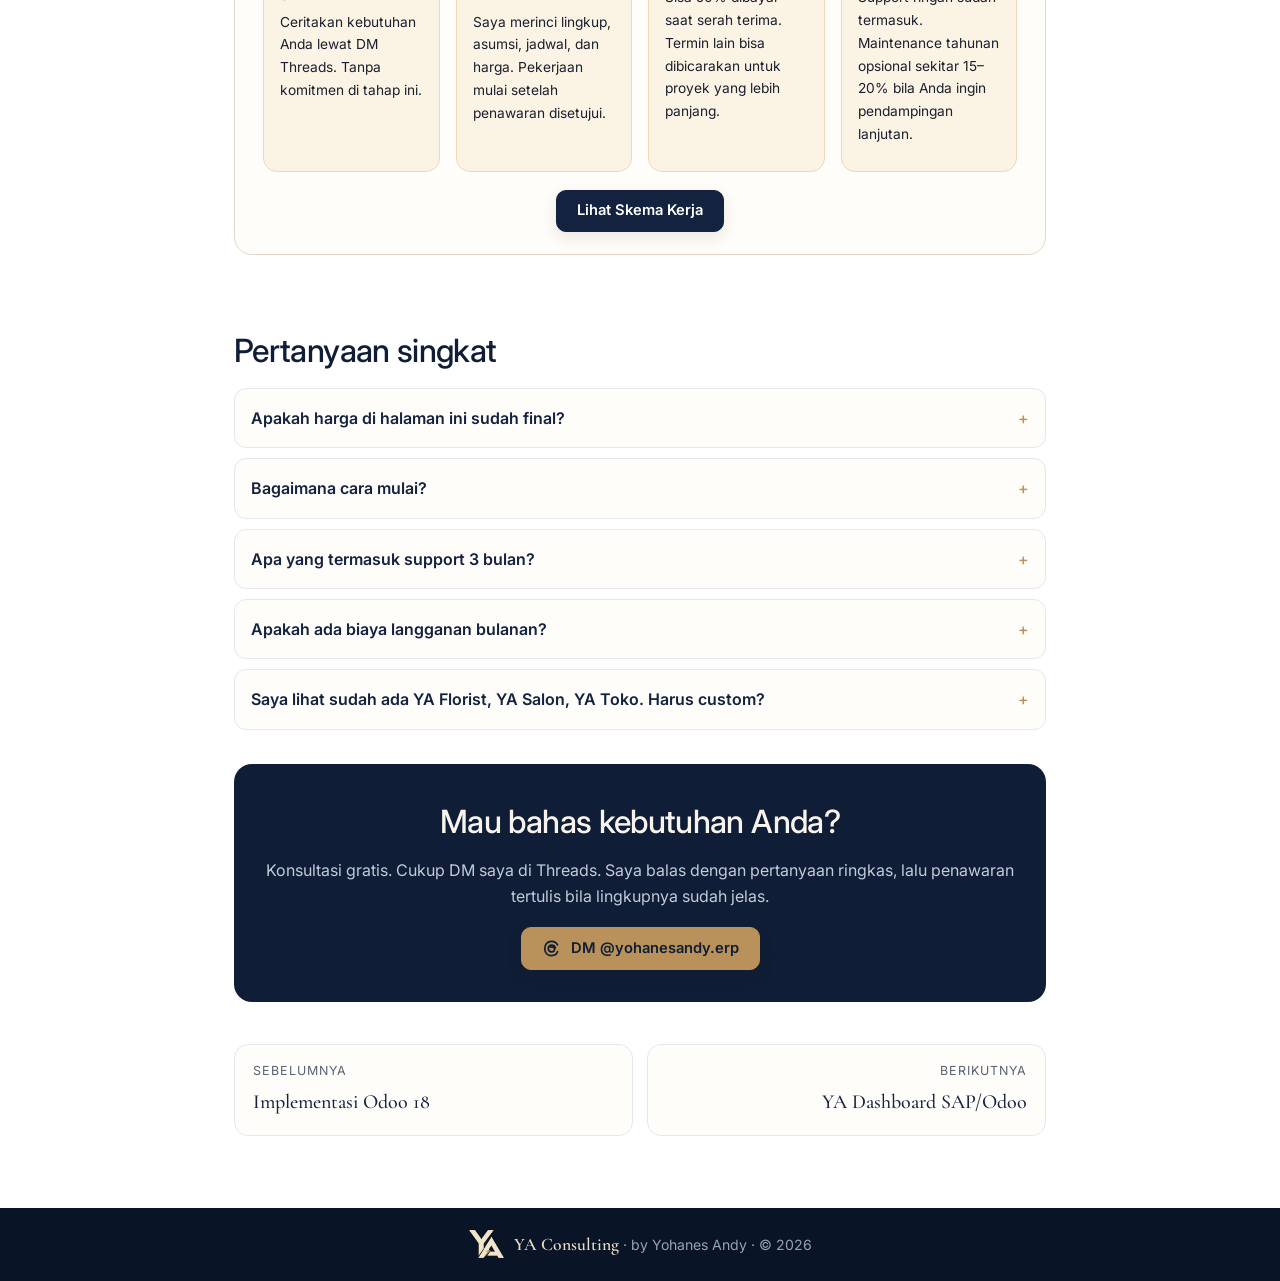
<file: layanan/aplikasi-custom-web/index.html>
<!doctype html>
<html lang="id">
<head>
<meta charset="utf-8">
<meta name="viewport" content="width=device-width, initial-scale=1">
<title>Aplikasi Custom (Web) | YA Consulting</title>
<meta name="description" content="Aplikasi web custom: kasir, booking, stok, akuntansi, pajak. Mulai Rp5 juta tergantung modul. Hosting dihitung terpisah per bulan.">
<meta name="theme-color" content="#0f1d36">
<link rel="canonical" href="https://yasoftware.trade/layanan/aplikasi-custom-web/">
<link rel="icon" href="../../favicon.ico" sizes="any">
<link rel="icon" type="image/png" sizes="32x32" href="../../img/favicon-32.png">
<link rel="apple-touch-icon" href="../../img/apple-touch-icon.png">
<meta property="og:type" content="article">
<meta property="og:site_name" content="YA Consulting · by Yohanes Andy">
<meta property="og:locale" content="id_ID">
<meta property="og:title" content="Aplikasi Custom (Web) | YA Consulting">
<meta property="og:description" content="Aplikasi web custom: kasir, booking, stok, akuntansi, pajak. Mulai Rp5 juta tergantung modul. Hosting dihitung terpisah per bulan.">
<meta property="og:url" content="https://yasoftware.trade/layanan/aplikasi-custom-web/">
<meta property="og:image" content="https://yasoftware.trade/img/jasa_aplikasi_custom.webp">
<meta property="og:image:width" content="1200"><meta property="og:image:height" content="630">
<meta name="twitter:card" content="summary_large_image">
<meta name="twitter:image" content="https://yasoftware.trade/img/jasa_aplikasi_custom.webp">
<link rel="preconnect" href="https://fonts.googleapis.com"><link rel="preconnect" href="https://fonts.gstatic.com" crossorigin>
<link href="https://fonts.googleapis.com/css2?family=Cormorant+Garamond:ital,wght@0,500;0,600;1,500&family=Inter:wght@400;500;600&display=swap" rel="stylesheet">
<link rel="stylesheet" href="../../site.css?v=20261125a">
</head>
<body class="t-navy">
<header class="nav" id="top"><div class="wrap navin">
<a class="brand" href="../../" aria-label="YA Consulting by Yohanes Andy"><img class="bmark" src="../../img/ya_mark_light.png?v=20261115a" srcset="../../img/ya_mark_light@2x.png?v=20261115a 2x" width="48" height="39" alt=""><span class="btext"><span class="bname"><b>YA</b> Consulting</span><small>by Yohanes Andy</small></span></a>
<button class="burger" aria-label="Menu" aria-expanded="false" onclick="var n=document.querySelector('.links');var o=n.classList.toggle('open');this.setAttribute('aria-expanded',o)"><span></span><span></span><span></span></button>
<nav class="links" onclick="if(event.target.tagName==='A'){this.classList.remove('open')}">
<a href="../../">Beranda</a><a href="../../#demo">Demo Live</a><a href="../../flyer/">Flyer</a>
<div class="dd"><button class="ddbtn" type="button" aria-haspopup="true">Solusi <svg viewBox="0 0 24 24" fill="none" stroke="currentColor" stroke-width="2" aria-hidden="true"><path d="M6 9l6 6 6-6"/></svg></button><div class="ddmenu">
<a href="../../#odoo">Odoo 18 Apps</a>
<a href="../../#aplikasi">Aplikasi Web</a>
<a href="../../#sheets">Google Sheets &amp; Excel</a>
<a href="../../#layanan">Jasa &amp; Layanan</a>
<a href="../../skema-kerja/">Skema Kerja</a>
</div></div>
<a href="../../#tentang">Tentang</a>
<a class="btn btn-sm" href="../../#kontak">Hubungi Kami <svg viewBox="0 0 24 24" fill="none" stroke="currentColor" stroke-width="1.8" stroke-linecap="round" aria-hidden="true"><path d="M7 17 17 7 M9 7h8v8"/></svg></a></nav></div></header>
<main>
<section class="pagehero"><div class="wrap">
<nav class="crumb" aria-label="Jalur navigasi">
<a href="../../">Beranda</a><span aria-hidden="true">/</span>
<a href="../../#layanan">Jasa &amp; Layanan</a><span aria-hidden="true">/</span>
<span>Aplikasi Custom (Web)</span>
</nav>
<p class="eyebrow">Jasa &amp; Layanan</p>
<h1>Aplikasi Custom (Web)</h1>
<p class="lead">Aplikasi web khusus untuk usaha Anda (kasir, booking, stok, akuntansi, pajak) yang bisa jalan offline di PC atau online.</p>
<p class="fromprice">Mulai Rp5.000.000 · harga final sesuai ruang lingkup</p>
<div class="phbtns">
<a class="btn" href="https://www.threads.com/@yohanesandy.erp" target="_blank" rel="noopener"><svg viewBox="0 0 24 24" aria-hidden="true" fill="none" stroke="currentColor" stroke-width="2.1" stroke-linecap="round"><path d="M16.9 11.3c-.5-2.4-2.2-3.6-4.6-3.6-2.8 0-4.4 1.9-4.4 4.3 0 2.3 1.6 4.2 4.1 4.2 2.3 0 3.8-1.4 3.8-3.4 0-2.5-2.5-3.1-5.3-2.5"/><path d="M19.6 7.4C18.2 4.6 15.5 3 12 3 6.9 3 3.5 6.6 3.5 12s3.4 9 8.5 9c3.8 0 6.8-1.9 7.7-5.1"/></svg> Konsultasi gratis via DM</a>
<a class="btn btn-outline" href="#paket">Lihat paket &amp; harga</a>
</div>
</div></section>
<section class="art"><div class="wrap artgrid">
<div class="artblock">
<h2>Ringkasan</h2>
<p>Aplikasi web khusus untuk usaha Anda (kasir, booking, stok, akuntansi, pajak) yang bisa jalan offline di PC atau online. Semua angka di halaman ini adalah harga mulai; saya kunci harga final di penawaran tertulis setelah scope jelas.</p>
</div>
<div class="artblock">
<h2>Fitur yang Anda dapat</h2>
<ul class="feat"><li>Aplikasi web sesuai alur usaha Anda, bukan sekadar ubah tema</li><li>Bisa jalan di PC Windows, server lokal, atau online</li><li>Tampil rapi di HP: kasir, booking, gudang, atau dashboard owner</li><li>Master data, transaksi, laporan, dan hak akses per peran</li><li>Export PDF/Excel, struk, dan nomor dokumen yang rapi</li><li>Bahasa Indonesia (bisa plus Inggris bila perlu)</li><li>Source code diserahkan; tidak ada biaya lisensi berulang untuk aplikasinya</li><li>Hosting dan domain dihitung terpisah per bulan, hanya jika Anda ingin saya yang kelola</li></ul>
</div>
<div class="artblock">
<h2>Contoh layar</h2>
<p class="muted">Klik gambar untuk memperbesar. Layar memakai data demo atau ilustrasi berlabel data dummy — bukan data klien.</p>
<div class="gal">
<a href="../../img/layanan/apps/florist_dashboard.webp" data-full="../../img/layanan/apps/florist_dashboard.webp" data-caption="YA Florist — dasbor pesanan harian (data demo, contoh fiktif)." data-alt="YA Florist — dasbor pesanan harian (data demo, contoh fiktif)."><img src="../../img/layanan/apps/florist_dashboard_t.webp" loading="lazy" alt="YA Florist — dasbor pesanan harian (data demo, contoh fiktif)."><span class="cap">YA Florist — dasbor pesanan harian (data demo, contoh fiktif).</span></a>
<a href="../../img/layanan/apps/florist_products.webp" data-full="../../img/layanan/apps/florist_products.webp" data-caption="Katalog produk florist (data demo)." data-alt="Katalog produk florist (data demo)."><img src="../../img/layanan/apps/florist_products_t.webp" loading="lazy" alt="Katalog produk florist (data demo)."><span class="cap">Katalog produk florist (data demo).</span></a>
<a href="../../img/layanan/apps/florist_order.webp" data-full="../../img/layanan/apps/florist_order.webp" data-caption="Detail order florist (data demo)." data-alt="Detail order florist (data demo)."><img src="../../img/layanan/apps/florist_order_t.webp" loading="lazy" alt="Detail order florist (data demo)."><span class="cap">Detail order florist (data demo).</span></a>
<a href="../../img/toko_kasir.webp" data-full="../../img/toko_kasir.webp" data-caption="YA Toko POS — kasir toko ritel." data-alt="YA Toko POS — kasir toko ritel."><img src="../../img/toko_kasir_t.webp" loading="lazy" alt="YA Toko POS — kasir toko ritel."><span class="cap">YA Toko POS — kasir toko ritel.</span></a>
<a href="../../img/toko_stok.webp" data-full="../../img/toko_stok.webp" data-caption="Stok dan mutasi di aplikasi toko." data-alt="Stok dan mutasi di aplikasi toko."><img src="../../img/toko_stok_t.webp" loading="lazy" alt="Stok dan mutasi di aplikasi toko."><span class="cap">Stok dan mutasi di aplikasi toko.</span></a>
<a href="../../img/layanan/apps/salon_services.webp" data-full="../../img/layanan/apps/salon_services.webp" data-caption="YA Salon Studio — halaman layanan dengan pilihan tema (data demo)." data-alt="YA Salon Studio — halaman layanan dengan pilihan tema (data demo)."><img src="../../img/layanan/apps/salon_services_t.webp" loading="lazy" alt="YA Salon Studio — halaman layanan dengan pilihan tema (data demo)."><span class="cap">YA Salon Studio — halaman layanan dengan pilihan tema (data demo).</span></a>
<a href="../../img/layanan/apps/salon_theme.webp" data-full="../../img/layanan/apps/salon_theme.webp" data-caption="Pemilih tema di pengaturan salon." data-alt="Pemilih tema di pengaturan salon."><img src="../../img/layanan/apps/salon_theme_t.webp" loading="lazy" alt="Pemilih tema di pengaturan salon."><span class="cap">Pemilih tema di pengaturan salon.</span></a>
<a href="../../img/layanan/apps/efaktur_dashboard.webp" data-full="../../img/layanan/apps/efaktur_dashboard.webp" data-caption="YA e-Faktur Coretax — dasbor PPN (PT Contoh Niaga Nusantara, data demo)." data-alt="YA e-Faktur Coretax — dasbor PPN (PT Contoh Niaga Nusantara, data demo)."><img src="../../img/layanan/apps/efaktur_dashboard_t.webp" loading="lazy" alt="YA e-Faktur Coretax — dasbor PPN (PT Contoh Niaga Nusantara, data demo)."><span class="cap">YA e-Faktur Coretax — dasbor PPN (PT Contoh Niaga Nusantara, data demo).</span></a>
<a href="../../img/layanan/apps/efaktur_export.webp" data-full="../../img/layanan/apps/efaktur_export.webp" data-caption="Export XML Coretax dari aplikasi e-Faktur (data demo)." data-alt="Export XML Coretax dari aplikasi e-Faktur (data demo)."><img src="../../img/layanan/apps/efaktur_export_t.webp" loading="lazy" alt="Export XML Coretax dari aplikasi e-Faktur (data demo)."><span class="cap">Export XML Coretax dari aplikasi e-Faktur (data demo).</span></a>
<a href="../../img/layanan/jurnal/dashboard.webp" data-full="../../img/layanan/jurnal/dashboard.webp" data-caption="YA Simple Journal — dasbor pembukuan (data demo)." data-alt="YA Simple Journal — dasbor pembukuan (data demo)."><img src="../../img/layanan/jurnal/dashboard_t.webp" loading="lazy" alt="YA Simple Journal — dasbor pembukuan (data demo)."><span class="cap">YA Simple Journal — dasbor pembukuan (data demo).</span></a>
<a href="../../img/layanan/apps/stock_posisi.webp" data-full="../../img/layanan/apps/stock_posisi.webp" data-caption="YA Stock — posisi stok dengan HPP (Toko Sembako Maju, data demo)." data-alt="YA Stock — posisi stok dengan HPP (Toko Sembako Maju, data demo)."><img src="../../img/layanan/apps/stock_posisi_t.webp" loading="lazy" alt="YA Stock — posisi stok dengan HPP (Toko Sembako Maju, data demo)."><span class="cap">YA Stock — posisi stok dengan HPP (Toko Sembako Maju, data demo).</span></a>
<a href="../../img/layanan/apps/fnb_dasbor.webp" data-full="../../img/layanan/apps/fnb_dasbor.webp" data-caption="YA FnB — dasbor resto/kafe (Kopi Senja, data demo)." data-alt="YA FnB — dasbor resto/kafe (Kopi Senja, data demo)."><img src="../../img/layanan/apps/fnb_dasbor_t.webp" loading="lazy" alt="YA FnB — dasbor resto/kafe (Kopi Senja, data demo)."><span class="cap">YA FnB — dasbor resto/kafe (Kopi Senja, data demo).</span></a>
<a href="../../img/dapur_1_pesanan.webp" data-full="../../img/dapur_1_pesanan.webp" data-caption="Dapur Bunda Sari — form pesanan di HP (produk siap pakai, data contoh)." data-alt="Dapur Bunda Sari — form pesanan di HP (produk siap pakai, data contoh)."><img src="../../img/dapur_1_pesanan.webp" loading="lazy" alt="Dapur Bunda Sari — form pesanan di HP (produk siap pakai, data contoh)."><span class="cap">Dapur Bunda Sari — form pesanan di HP (produk siap pakai, data contoh).</span></a>
</div>
</div>
<div class="artblock" id="paket">
<h2>Paket &amp; harga</h2>
<div class="pkggrid"><div class="pkg"><h3>Aplikasi custom</h3><span class="amt">mulai Rp5.000.000</span><p>Lingkup mengikuti modul yang disepakati (kasir, booking, stok, akuntansi, pajak, atau gabungan).</p></div><div class="pkg"><h3>Hosting (opsional)</h3><span class="amt">dihitung terpisah per bulan</span><p>Kalau aplikasi di-host di server yang saya kelola.</p></div></div>
<p class="note" style="margin-top:14px">Ini berbeda dari aplikasi web siap pakai di situs ini (lisensi sekali bayar mulai Rp500.000). Kalau kebutuhan Anda dekat dengan produk yang sudah ada, sering lebih hemat memakai produk itu lalu menyesuaikan sedikit.</p>
</div>
<div class="artblock">
<h2>Skema kerja</h2>
<div class="skemateaser"><p class="sklead">Konsultasi gratis via DM Threads. Harga jasa adalah harga mulai, final sesuai ruang lingkup.</p><ol class="sksteps"><li><b><span>1</span>Konsultasi gratis</b><p>Ceritakan kebutuhan Anda lewat DM Threads. Tanpa komitmen di tahap ini.</p></li><li><b><span>2</span>Scope &amp; penawaran tertulis</b><p>Saya merinci lingkup, asumsi, jadwal, dan harga. Pekerjaan mulai setelah penawaran disetujui.</p></li><li><b><span>3</span>DP 50% di awal</b><p>Sisa 50% dibayar saat serah terima. Termin lain bisa dibicarakan untuk proyek yang lebih panjang.</p></li><li><b><span>4</span>Support 3 bulan</b><p>Support ringan sudah termasuk. Maintenance tahunan opsional sekitar 15–20% bila Anda ingin pendampingan lanjutan.</p></li></ol><p class="skmore"><a class="btn" href="../../skema-kerja/">Lihat Skema Kerja</a></p></div>
</div>
<div class="artblock">
<h2>Pertanyaan singkat</h2>
<div class="faqlist"><details><summary>Apakah harga di halaman ini sudah final?</summary><p>Belum. Angka di situs adalah harga mulai. Harga final saya kirim lewat penawaran tertulis setelah ruang lingkup (scope) disepakati.</p></details><details><summary>Bagaimana cara mulai?</summary><p>Cukup DM saya di Threads untuk konsultasi gratis. Setelah kebutuhan jelas, saya buatkan ringkasan scope dan penawaran tertulis.</p></details><details><summary>Apa yang termasuk support 3 bulan?</summary><p>Perbaikan bug dari pekerjaan yang sudah diserahkan, pertanyaan pemakaian, dan penyesuaian kecil. Perubahan lingkup baru dihitung terpisah.</p></details><details><summary>Apakah ada biaya langganan bulanan?</summary><p>Untuk pengerjaan jasa, tidak ada biaya langganan. Support ringan 3 bulan sudah termasuk. Maintenance tahunan bersifat opsional, sekitar 15–20% per tahun. Untuk aplikasi custom, biaya hosting dihitung terpisah jika Anda ingin saya yang kelola.</p></details><details><summary>Saya lihat sudah ada YA Florist, YA Salon, YA Toko. Harus custom?</summary><p>Tidak selalu. Kalau alurnya dekat dengan produk siap pakai, saya sarankan mulai dari situ. Custom dibuat kalau prosesnya memang beda atau perlu gabungan yang belum ada.</p></details></div>
</div>
<div class="cta-band">
<h2>Mau bahas kebutuhan Anda?</h2>
<p>Konsultasi gratis. Cukup DM saya di Threads. Saya balas dengan pertanyaan ringkas, lalu penawaran tertulis bila lingkupnya sudah jelas.</p>
<a class="btn" href="https://www.threads.com/@yohanesandy.erp" target="_blank" rel="noopener"><svg viewBox="0 0 24 24" aria-hidden="true" fill="none" stroke="currentColor" stroke-width="2.1" stroke-linecap="round"><path d="M16.9 11.3c-.5-2.4-2.2-3.6-4.6-3.6-2.8 0-4.4 1.9-4.4 4.3 0 2.3 1.6 4.2 4.1 4.2 2.3 0 3.8-1.4 3.8-3.4 0-2.5-2.5-3.1-5.3-2.5"/><path d="M19.6 7.4C18.2 4.6 15.5 3 12 3 6.9 3 3.5 6.6 3.5 12s3.4 9 8.5 9c3.8 0 6.8-1.9 7.7-5.1"/></svg> DM @yohanesandy.erp</a>
</div>
<div class="pager"><a href="../../layanan/implementasi-odoo-18/"><small>Sebelumnya</small><b>Implementasi Odoo 18</b></a><a class="next" href="../../layanan/ya-dashboard-sap-odoo/"><small>Berikutnya</small><b>YA Dashboard SAP/Odoo</b></a></div>
</div></section>
</main>
<footer><div class="wrap fbrand"><img src="../../img/ya_mark_light.png?v=20261115a" srcset="../../img/ya_mark_light@2x.png?v=20261115a 2x" width="35" height="28" alt="YA Consulting"><span><b>YA Consulting</b> · by Yohanes Andy · © 2026</span></div></footer>
<a class="fab" href="https://www.threads.com/@yohanesandy.erp" target="_blank" rel="noopener" aria-label="DM di Threads"><svg viewBox="0 0 24 24" aria-hidden="true" fill="none" stroke="currentColor" stroke-width="2.1" stroke-linecap="round"><path d="M16.9 11.3c-.5-2.4-2.2-3.6-4.6-3.6-2.8 0-4.4 1.9-4.4 4.3 0 2.3 1.6 4.2 4.1 4.2 2.3 0 3.8-1.4 3.8-3.4 0-2.5-2.5-3.1-5.3-2.5"/><path d="M19.6 7.4C18.2 4.6 15.5 3 12 3 6.9 3 3.5 6.6 3.5 12s3.4 9 8.5 9c3.8 0 6.8-1.9 7.7-5.1"/></svg></a>
<script type="application/ld+json">{"@context": "https://schema.org", "@type": "Service", "name": "Aplikasi Custom (Web)", "description": "Aplikasi web custom: kasir, booking, stok, akuntansi, pajak. Mulai Rp5 juta tergantung modul. Hosting dihitung terpisah per bulan.", "provider": {"@type": "Organization", "name": "YA Consulting", "url": "https://yasoftware.trade/"}, "areaServed": "ID", "url": "https://yasoftware.trade/layanan/aplikasi-custom-web/", "offers": {"@type": "Offer", "priceCurrency": "IDR", "price": "5000000", "description": "Harga mulai, final sesuai ruang lingkup"}}</script>
<script src="../../layanan.js?v=20261125a"></script>
</body></html>
</file>
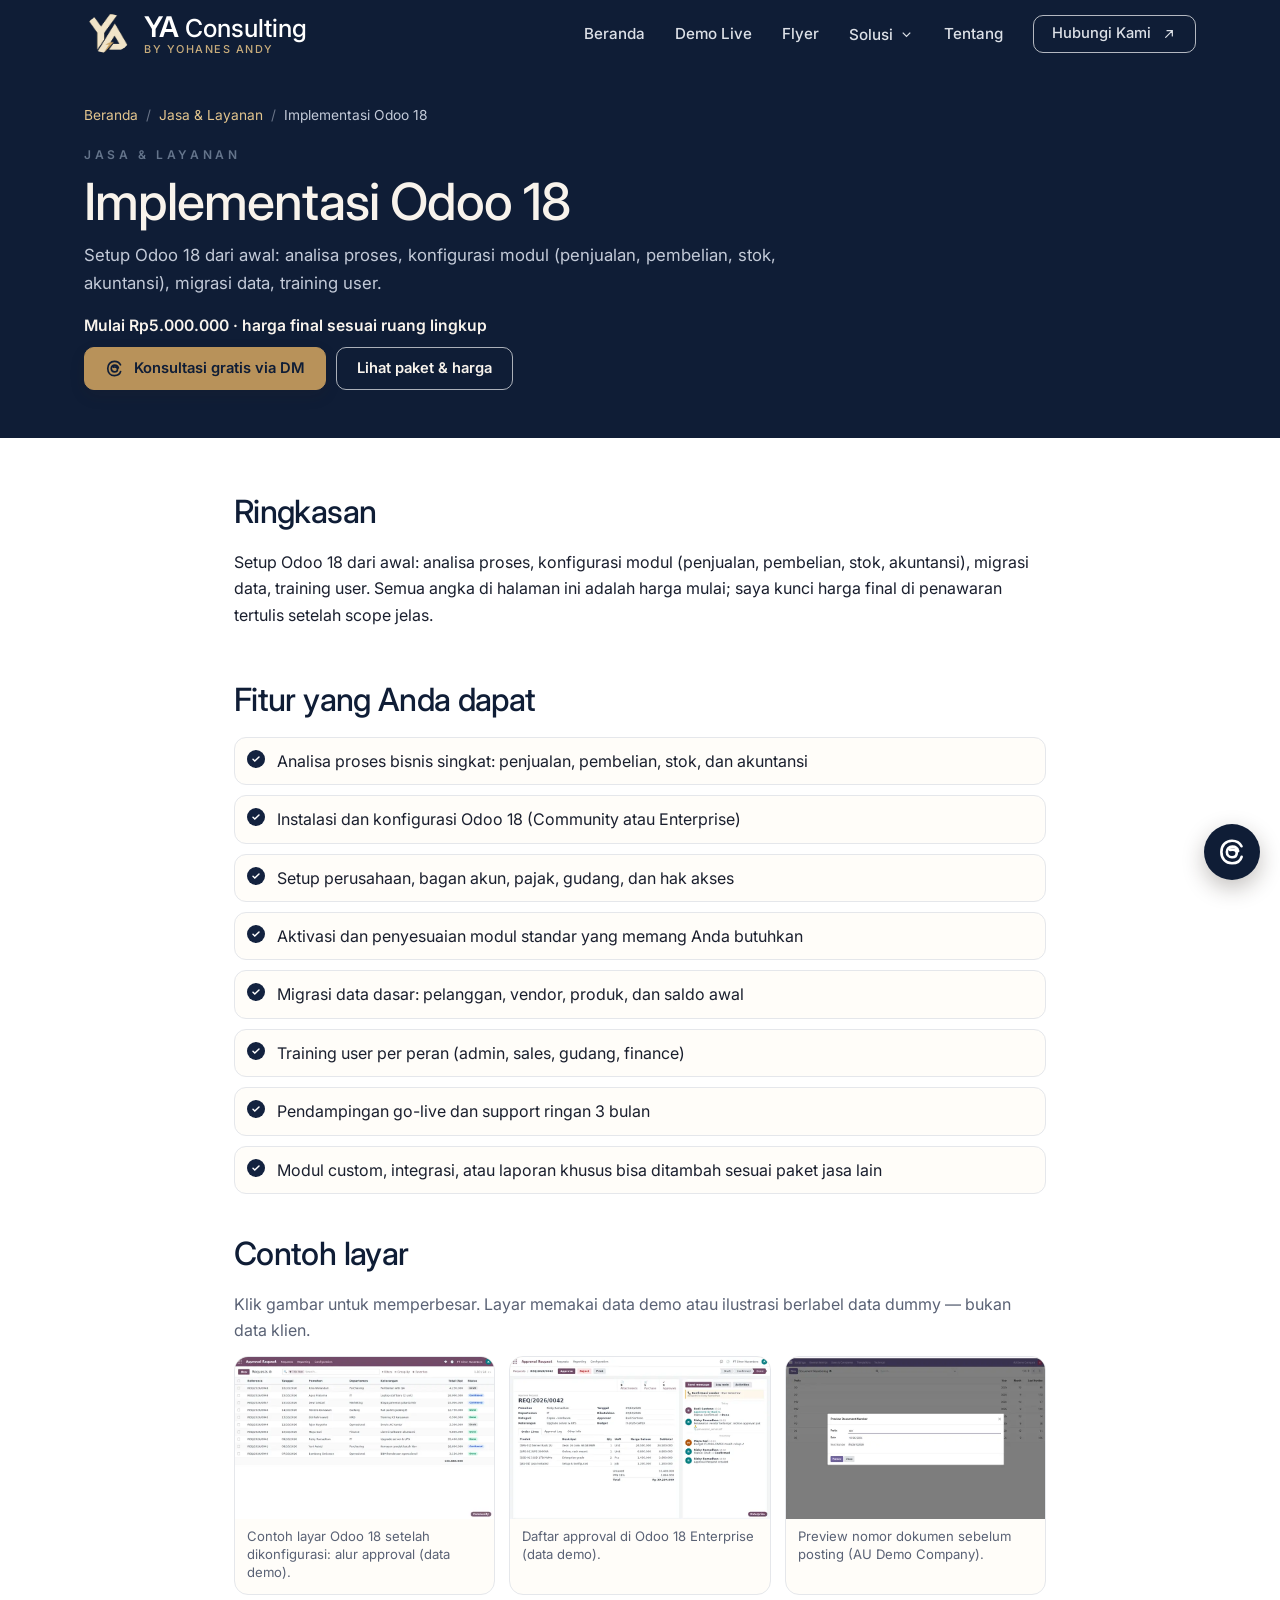
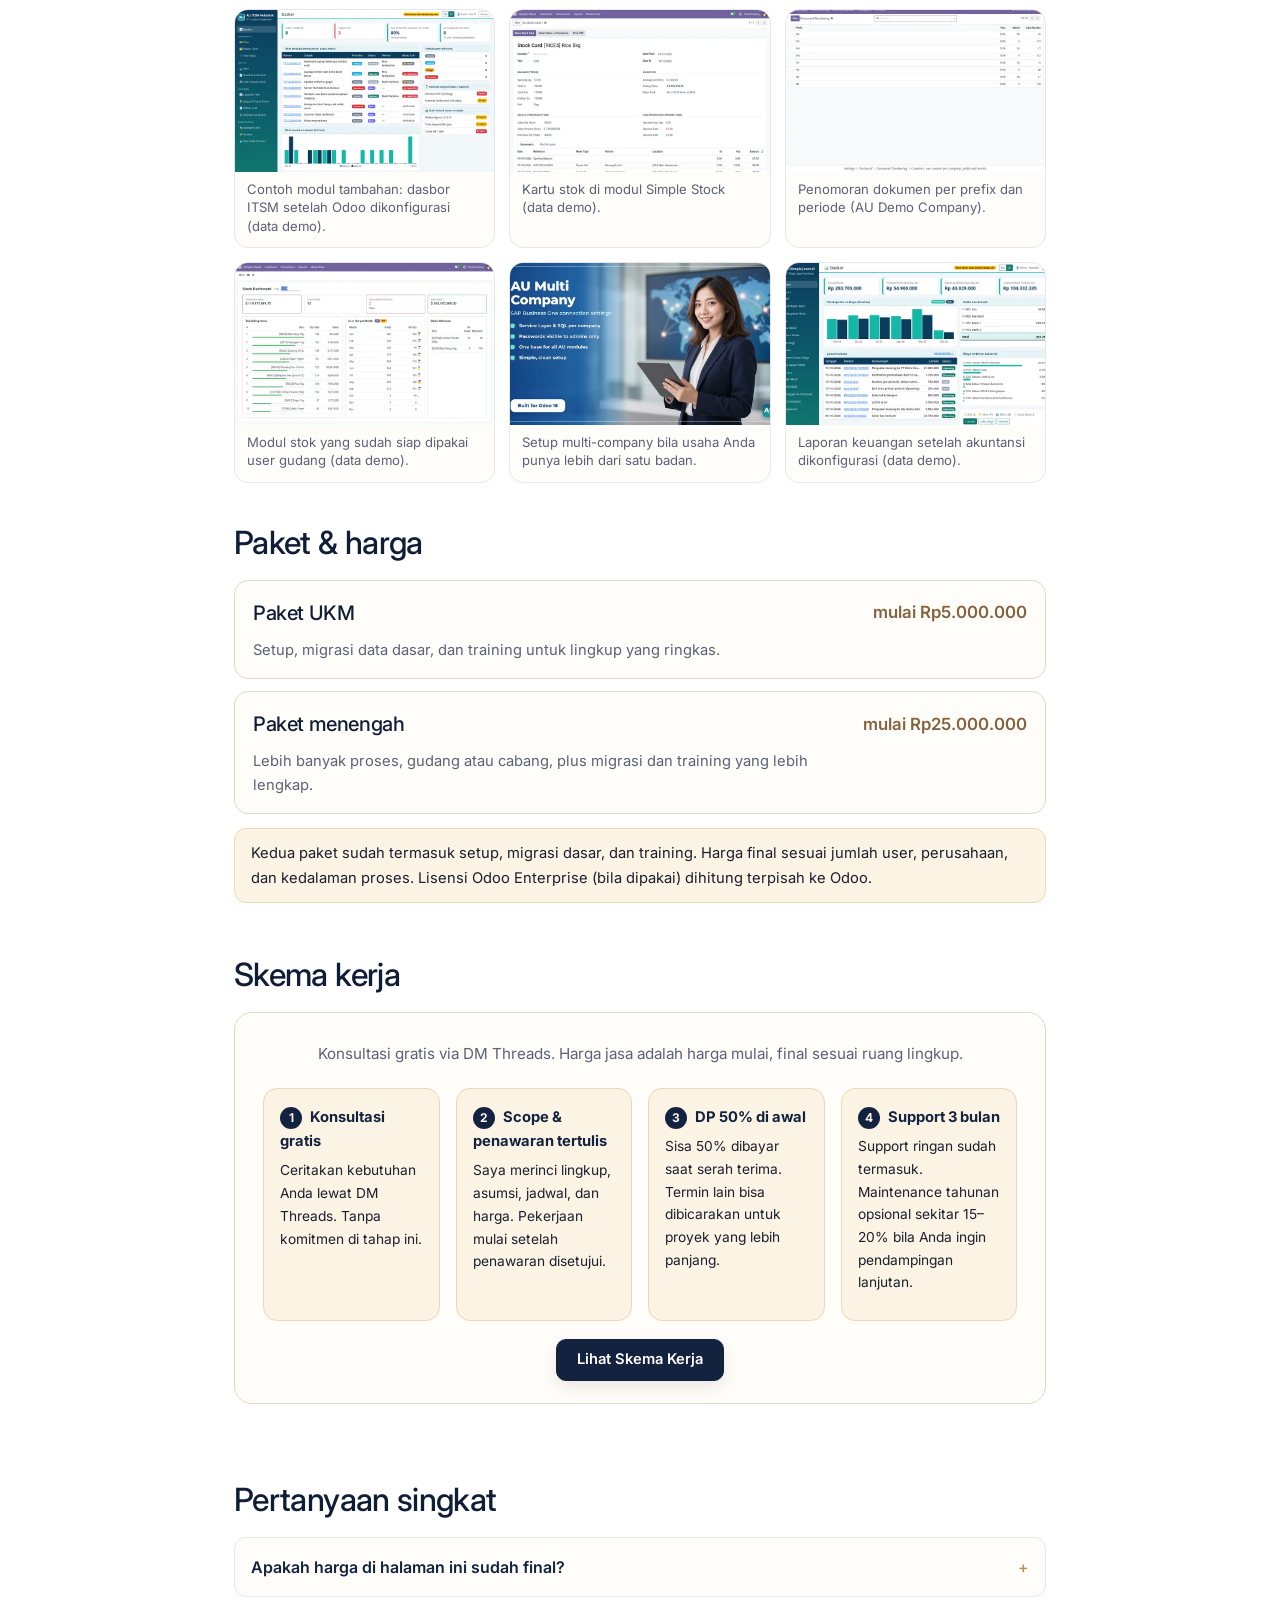
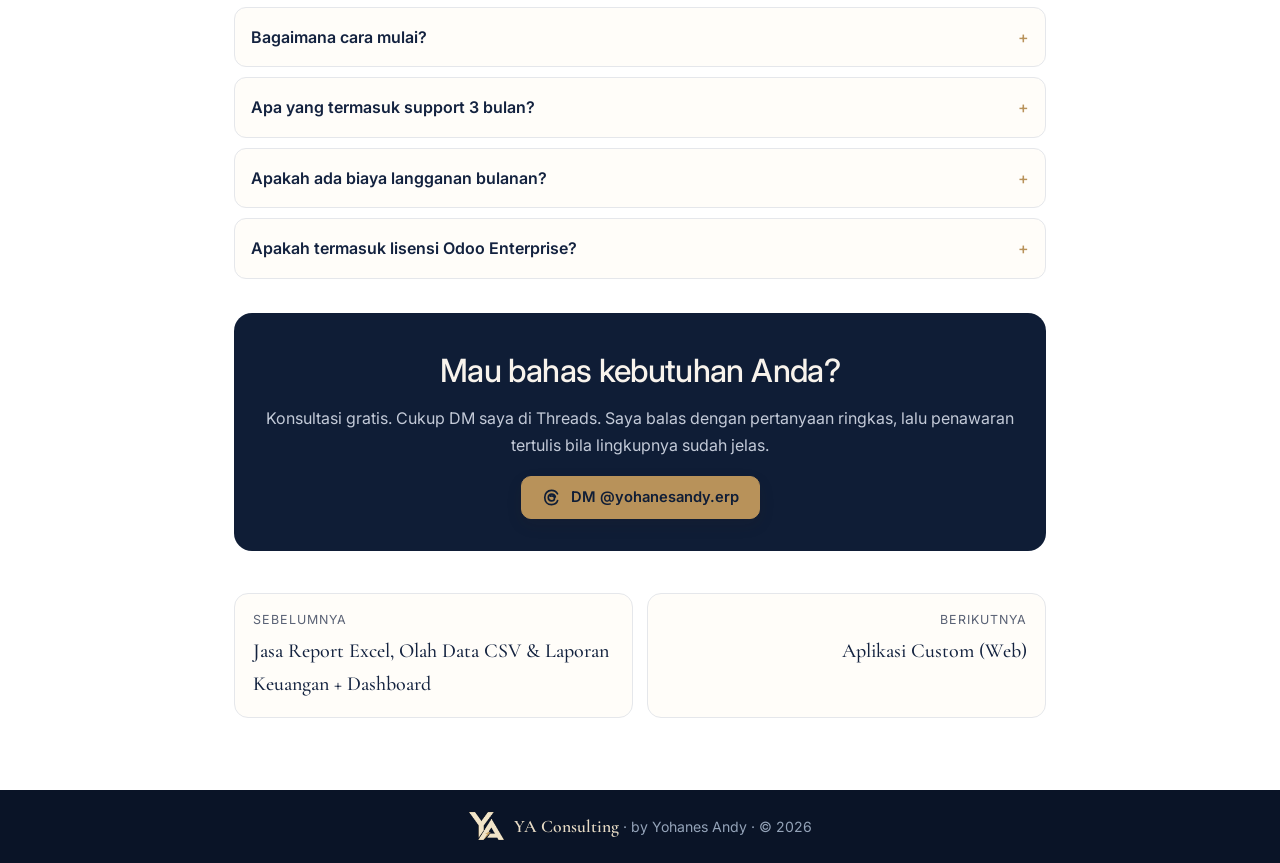
<file: layanan/implementasi-odoo-18/index.html>
<!doctype html>
<html lang="id">
<head>
<meta charset="utf-8">
<meta name="viewport" content="width=device-width, initial-scale=1">
<title>Implementasi Odoo 18 | YA Consulting</title>
<meta name="description" content="Implementasi Odoo 18: paket UKM mulai Rp5 juta, menengah mulai Rp25 juta, termasuk setup, migrasi dasar, dan training.">
<meta name="theme-color" content="#0f1d36">
<link rel="canonical" href="https://yasoftware.trade/layanan/implementasi-odoo-18/">
<link rel="icon" href="../../favicon.ico" sizes="any">
<link rel="icon" type="image/png" sizes="32x32" href="../../img/favicon-32.png">
<link rel="apple-touch-icon" href="../../img/apple-touch-icon.png">
<meta property="og:type" content="article">
<meta property="og:site_name" content="YA Consulting · by Yohanes Andy">
<meta property="og:locale" content="id_ID">
<meta property="og:title" content="Implementasi Odoo 18 | YA Consulting">
<meta property="og:description" content="Implementasi Odoo 18: paket UKM mulai Rp5 juta, menengah mulai Rp25 juta, termasuk setup, migrasi dasar, dan training.">
<meta property="og:url" content="https://yasoftware.trade/layanan/implementasi-odoo-18/">
<meta property="og:image" content="https://yasoftware.trade/img/jasa_implementasi_odoo.webp">
<meta property="og:image:width" content="1200"><meta property="og:image:height" content="630">
<meta name="twitter:card" content="summary_large_image">
<meta name="twitter:image" content="https://yasoftware.trade/img/jasa_implementasi_odoo.webp">
<link rel="preconnect" href="https://fonts.googleapis.com"><link rel="preconnect" href="https://fonts.gstatic.com" crossorigin>
<link href="https://fonts.googleapis.com/css2?family=Cormorant+Garamond:ital,wght@0,500;0,600;1,500&family=Inter:wght@400;500;600&display=swap" rel="stylesheet">
<link rel="stylesheet" href="../../site.css?v=20261125a">
</head>
<body class="t-navy">
<header class="nav" id="top"><div class="wrap navin">
<a class="brand" href="../../" aria-label="YA Consulting by Yohanes Andy"><img class="bmark" src="../../img/ya_mark_light.png?v=20261115a" srcset="../../img/ya_mark_light@2x.png?v=20261115a 2x" width="48" height="39" alt=""><span class="btext"><span class="bname"><b>YA</b> Consulting</span><small>by Yohanes Andy</small></span></a>
<button class="burger" aria-label="Menu" aria-expanded="false" onclick="var n=document.querySelector('.links');var o=n.classList.toggle('open');this.setAttribute('aria-expanded',o)"><span></span><span></span><span></span></button>
<nav class="links" onclick="if(event.target.tagName==='A'){this.classList.remove('open')}">
<a href="../../">Beranda</a><a href="../../#demo">Demo Live</a><a href="../../flyer/">Flyer</a>
<div class="dd"><button class="ddbtn" type="button" aria-haspopup="true">Solusi <svg viewBox="0 0 24 24" fill="none" stroke="currentColor" stroke-width="2" aria-hidden="true"><path d="M6 9l6 6 6-6"/></svg></button><div class="ddmenu">
<a href="../../#odoo">Odoo 18 Apps</a>
<a href="../../#aplikasi">Aplikasi Web</a>
<a href="../../#sheets">Google Sheets &amp; Excel</a>
<a href="../../#layanan">Jasa &amp; Layanan</a>
<a href="../../skema-kerja/">Skema Kerja</a>
</div></div>
<a href="../../#tentang">Tentang</a>
<a class="btn btn-sm" href="../../#kontak">Hubungi Kami <svg viewBox="0 0 24 24" fill="none" stroke="currentColor" stroke-width="1.8" stroke-linecap="round" aria-hidden="true"><path d="M7 17 17 7 M9 7h8v8"/></svg></a></nav></div></header>
<main>
<section class="pagehero"><div class="wrap">
<nav class="crumb" aria-label="Jalur navigasi">
<a href="../../">Beranda</a><span aria-hidden="true">/</span>
<a href="../../#layanan">Jasa &amp; Layanan</a><span aria-hidden="true">/</span>
<span>Implementasi Odoo 18</span>
</nav>
<p class="eyebrow">Jasa &amp; Layanan</p>
<h1>Implementasi Odoo 18</h1>
<p class="lead">Setup Odoo 18 dari awal: analisa proses, konfigurasi modul (penjualan, pembelian, stok, akuntansi), migrasi data, training user.</p>
<p class="fromprice">Mulai Rp5.000.000 · harga final sesuai ruang lingkup</p>
<div class="phbtns">
<a class="btn" href="https://www.threads.com/@yohanesandy.erp" target="_blank" rel="noopener"><svg viewBox="0 0 24 24" aria-hidden="true" fill="none" stroke="currentColor" stroke-width="2.1" stroke-linecap="round"><path d="M16.9 11.3c-.5-2.4-2.2-3.6-4.6-3.6-2.8 0-4.4 1.9-4.4 4.3 0 2.3 1.6 4.2 4.1 4.2 2.3 0 3.8-1.4 3.8-3.4 0-2.5-2.5-3.1-5.3-2.5"/><path d="M19.6 7.4C18.2 4.6 15.5 3 12 3 6.9 3 3.5 6.6 3.5 12s3.4 9 8.5 9c3.8 0 6.8-1.9 7.7-5.1"/></svg> Konsultasi gratis via DM</a>
<a class="btn btn-outline" href="#paket">Lihat paket &amp; harga</a>
</div>
</div></section>
<section class="art"><div class="wrap artgrid">
<div class="artblock">
<h2>Ringkasan</h2>
<p>Setup Odoo 18 dari awal: analisa proses, konfigurasi modul (penjualan, pembelian, stok, akuntansi), migrasi data, training user. Semua angka di halaman ini adalah harga mulai; saya kunci harga final di penawaran tertulis setelah scope jelas.</p>
</div>
<div class="artblock">
<h2>Fitur yang Anda dapat</h2>
<ul class="feat"><li>Analisa proses bisnis singkat: penjualan, pembelian, stok, dan akuntansi</li><li>Instalasi dan konfigurasi Odoo 18 (Community atau Enterprise)</li><li>Setup perusahaan, bagan akun, pajak, gudang, dan hak akses</li><li>Aktivasi dan penyesuaian modul standar yang memang Anda butuhkan</li><li>Migrasi data dasar: pelanggan, vendor, produk, dan saldo awal</li><li>Training user per peran (admin, sales, gudang, finance)</li><li>Pendampingan go-live dan support ringan 3 bulan</li><li>Modul custom, integrasi, atau laporan khusus bisa ditambah sesuai paket jasa lain</li></ul>
</div>
<div class="artblock">
<h2>Contoh layar</h2>
<p class="muted">Klik gambar untuk memperbesar. Layar memakai data demo atau ilustrasi berlabel data dummy — bukan data klien.</p>
<div class="gal">
<a href="../../img/layanan/odoo/approval_list.webp" data-full="../../img/layanan/odoo/approval_list.webp" data-caption="Contoh layar Odoo 18 setelah dikonfigurasi: alur approval (data demo)." data-alt="Contoh layar Odoo 18 setelah dikonfigurasi: alur approval (data demo)."><img src="../../img/layanan/odoo/approval_list_t.webp" loading="lazy" alt="Contoh layar Odoo 18 setelah dikonfigurasi: alur approval (data demo)."><span class="cap">Contoh layar Odoo 18 setelah dikonfigurasi: alur approval (data demo).</span></a>
<a href="../../img/layanan/odoo/approval_enterprise.webp" data-full="../../img/layanan/odoo/approval_enterprise.webp" data-caption="Daftar approval di Odoo 18 Enterprise (data demo)." data-alt="Daftar approval di Odoo 18 Enterprise (data demo)."><img src="../../img/layanan/odoo/approval_enterprise_t.webp" loading="lazy" alt="Daftar approval di Odoo 18 Enterprise (data demo)."><span class="cap">Daftar approval di Odoo 18 Enterprise (data demo).</span></a>
<a href="../../img/layanan/odoo/numbering_preview.webp" data-full="../../img/layanan/odoo/numbering_preview.webp" data-caption="Preview nomor dokumen sebelum posting (AU Demo Company)." data-alt="Preview nomor dokumen sebelum posting (AU Demo Company)."><img src="../../img/layanan/odoo/numbering_preview_t.webp" loading="lazy" alt="Preview nomor dokumen sebelum posting (AU Demo Company)."><span class="cap">Preview nomor dokumen sebelum posting (AU Demo Company).</span></a>
<a href="../../img/layanan/odoo/itsm_dashboard.webp" data-full="../../img/layanan/odoo/itsm_dashboard.webp" data-caption="Contoh modul tambahan: dasbor ITSM setelah Odoo dikonfigurasi (data demo)." data-alt="Contoh modul tambahan: dasbor ITSM setelah Odoo dikonfigurasi (data demo)."><img src="../../img/layanan/odoo/itsm_dashboard_t.webp" loading="lazy" alt="Contoh modul tambahan: dasbor ITSM setelah Odoo dikonfigurasi (data demo)."><span class="cap">Contoh modul tambahan: dasbor ITSM setelah Odoo dikonfigurasi (data demo).</span></a>
<a href="../../img/layanan/odoo/simple_stock_card.webp" data-full="../../img/layanan/odoo/simple_stock_card.webp" data-caption="Kartu stok di modul Simple Stock (data demo)." data-alt="Kartu stok di modul Simple Stock (data demo)."><img src="../../img/layanan/odoo/simple_stock_card_t.webp" loading="lazy" alt="Kartu stok di modul Simple Stock (data demo)."><span class="cap">Kartu stok di modul Simple Stock (data demo).</span></a>
<a href="../../img/layanan/odoo/numbering_list.webp" data-full="../../img/layanan/odoo/numbering_list.webp" data-caption="Penomoran dokumen per prefix dan periode (AU Demo Company)." data-alt="Penomoran dokumen per prefix dan periode (AU Demo Company)."><img src="../../img/layanan/odoo/numbering_list_t.webp" loading="lazy" alt="Penomoran dokumen per prefix dan periode (AU Demo Company)."><span class="cap">Penomoran dokumen per prefix dan periode (AU Demo Company).</span></a>
<a href="../../img/layanan/odoo/simple_stock_dash.webp" data-full="../../img/layanan/odoo/simple_stock_dash.webp" data-caption="Modul stok yang sudah siap dipakai user gudang (data demo)." data-alt="Modul stok yang sudah siap dipakai user gudang (data demo)."><img src="../../img/layanan/odoo/simple_stock_dash_t.webp" loading="lazy" alt="Modul stok yang sudah siap dipakai user gudang (data demo)."><span class="cap">Modul stok yang sudah siap dipakai user gudang (data demo).</span></a>
<a href="../../img/odoo_au_multicompany.webp" data-full="../../img/odoo_au_multicompany.webp" data-caption="Setup multi-company bila usaha Anda punya lebih dari satu badan." data-alt="Setup multi-company bila usaha Anda punya lebih dari satu badan."><img src="../../img/odoo_au_multicompany.webp" loading="lazy" alt="Setup multi-company bila usaha Anda punya lebih dari satu badan."><span class="cap">Setup multi-company bila usaha Anda punya lebih dari satu badan.</span></a>
<a href="../../img/layanan/jurnal/dashboard.webp" data-full="../../img/layanan/jurnal/dashboard.webp" data-caption="Laporan keuangan setelah akuntansi dikonfigurasi (data demo)." data-alt="Laporan keuangan setelah akuntansi dikonfigurasi (data demo)."><img src="../../img/layanan/jurnal/dashboard_t.webp" loading="lazy" alt="Laporan keuangan setelah akuntansi dikonfigurasi (data demo)."><span class="cap">Laporan keuangan setelah akuntansi dikonfigurasi (data demo).</span></a>
</div>
</div>
<div class="artblock" id="paket">
<h2>Paket &amp; harga</h2>
<div class="pkggrid"><div class="pkg"><h3>Paket UKM</h3><span class="amt">mulai Rp5.000.000</span><p>Setup, migrasi data dasar, dan training untuk lingkup yang ringkas.</p></div><div class="pkg"><h3>Paket menengah</h3><span class="amt">mulai Rp25.000.000</span><p>Lebih banyak proses, gudang atau cabang, plus migrasi dan training yang lebih lengkap.</p></div></div>
<p class="note" style="margin-top:14px">Kedua paket sudah termasuk setup, migrasi dasar, dan training. Harga final sesuai jumlah user, perusahaan, dan kedalaman proses. Lisensi Odoo Enterprise (bila dipakai) dihitung terpisah ke Odoo.</p>
</div>
<div class="artblock">
<h2>Skema kerja</h2>
<div class="skemateaser"><p class="sklead">Konsultasi gratis via DM Threads. Harga jasa adalah harga mulai, final sesuai ruang lingkup.</p><ol class="sksteps"><li><b><span>1</span>Konsultasi gratis</b><p>Ceritakan kebutuhan Anda lewat DM Threads. Tanpa komitmen di tahap ini.</p></li><li><b><span>2</span>Scope &amp; penawaran tertulis</b><p>Saya merinci lingkup, asumsi, jadwal, dan harga. Pekerjaan mulai setelah penawaran disetujui.</p></li><li><b><span>3</span>DP 50% di awal</b><p>Sisa 50% dibayar saat serah terima. Termin lain bisa dibicarakan untuk proyek yang lebih panjang.</p></li><li><b><span>4</span>Support 3 bulan</b><p>Support ringan sudah termasuk. Maintenance tahunan opsional sekitar 15–20% bila Anda ingin pendampingan lanjutan.</p></li></ol><p class="skmore"><a class="btn" href="../../skema-kerja/">Lihat Skema Kerja</a></p></div>
</div>
<div class="artblock">
<h2>Pertanyaan singkat</h2>
<div class="faqlist"><details><summary>Apakah harga di halaman ini sudah final?</summary><p>Belum. Angka di situs adalah harga mulai. Harga final saya kirim lewat penawaran tertulis setelah ruang lingkup (scope) disepakati.</p></details><details><summary>Bagaimana cara mulai?</summary><p>Cukup DM saya di Threads untuk konsultasi gratis. Setelah kebutuhan jelas, saya buatkan ringkasan scope dan penawaran tertulis.</p></details><details><summary>Apa yang termasuk support 3 bulan?</summary><p>Perbaikan bug dari pekerjaan yang sudah diserahkan, pertanyaan pemakaian, dan penyesuaian kecil. Perubahan lingkup baru dihitung terpisah.</p></details><details><summary>Apakah ada biaya langganan bulanan?</summary><p>Untuk pengerjaan jasa, tidak ada biaya langganan. Support ringan 3 bulan sudah termasuk. Maintenance tahunan bersifat opsional, sekitar 15–20% per tahun. Untuk aplikasi custom, biaya hosting dihitung terpisah jika Anda ingin saya yang kelola.</p></details><details><summary>Apakah termasuk lisensi Odoo Enterprise?</summary><p>Tidak. Lisensi Enterprise dibeli langsung dari Odoo. Saya bisa bantu merancang apakah Community sudah cukup, atau Enterprise memang diperlukan.</p></details></div>
</div>
<div class="cta-band">
<h2>Mau bahas kebutuhan Anda?</h2>
<p>Konsultasi gratis. Cukup DM saya di Threads. Saya balas dengan pertanyaan ringkas, lalu penawaran tertulis bila lingkupnya sudah jelas.</p>
<a class="btn" href="https://www.threads.com/@yohanesandy.erp" target="_blank" rel="noopener"><svg viewBox="0 0 24 24" aria-hidden="true" fill="none" stroke="currentColor" stroke-width="2.1" stroke-linecap="round"><path d="M16.9 11.3c-.5-2.4-2.2-3.6-4.6-3.6-2.8 0-4.4 1.9-4.4 4.3 0 2.3 1.6 4.2 4.1 4.2 2.3 0 3.8-1.4 3.8-3.4 0-2.5-2.5-3.1-5.3-2.5"/><path d="M19.6 7.4C18.2 4.6 15.5 3 12 3 6.9 3 3.5 6.6 3.5 12s3.4 9 8.5 9c3.8 0 6.8-1.9 7.7-5.1"/></svg> DM @yohanesandy.erp</a>
</div>
<div class="pager"><a href="../../layanan/report-excel-dashboard/"><small>Sebelumnya</small><b>Jasa Report Excel, Olah Data CSV &amp; Laporan Keuangan + Dashboard</b></a><a class="next" href="../../layanan/aplikasi-custom-web/"><small>Berikutnya</small><b>Aplikasi Custom (Web)</b></a></div>
</div></section>
</main>
<footer><div class="wrap fbrand"><img src="../../img/ya_mark_light.png?v=20261115a" srcset="../../img/ya_mark_light@2x.png?v=20261115a 2x" width="35" height="28" alt="YA Consulting"><span><b>YA Consulting</b> · by Yohanes Andy · © 2026</span></div></footer>
<a class="fab" href="https://www.threads.com/@yohanesandy.erp" target="_blank" rel="noopener" aria-label="DM di Threads"><svg viewBox="0 0 24 24" aria-hidden="true" fill="none" stroke="currentColor" stroke-width="2.1" stroke-linecap="round"><path d="M16.9 11.3c-.5-2.4-2.2-3.6-4.6-3.6-2.8 0-4.4 1.9-4.4 4.3 0 2.3 1.6 4.2 4.1 4.2 2.3 0 3.8-1.4 3.8-3.4 0-2.5-2.5-3.1-5.3-2.5"/><path d="M19.6 7.4C18.2 4.6 15.5 3 12 3 6.9 3 3.5 6.6 3.5 12s3.4 9 8.5 9c3.8 0 6.8-1.9 7.7-5.1"/></svg></a>
<script type="application/ld+json">{"@context": "https://schema.org", "@type": "Service", "name": "Implementasi Odoo 18", "description": "Implementasi Odoo 18: paket UKM mulai Rp5 juta, menengah mulai Rp25 juta, termasuk setup, migrasi dasar, dan training.", "provider": {"@type": "Organization", "name": "YA Consulting", "url": "https://yasoftware.trade/"}, "areaServed": "ID", "url": "https://yasoftware.trade/layanan/implementasi-odoo-18/", "offers": {"@type": "Offer", "priceCurrency": "IDR", "price": "5000000", "description": "Harga mulai, final sesuai ruang lingkup"}}</script>
<script src="../../layanan.js?v=20261125a"></script>
</body></html>
</file>
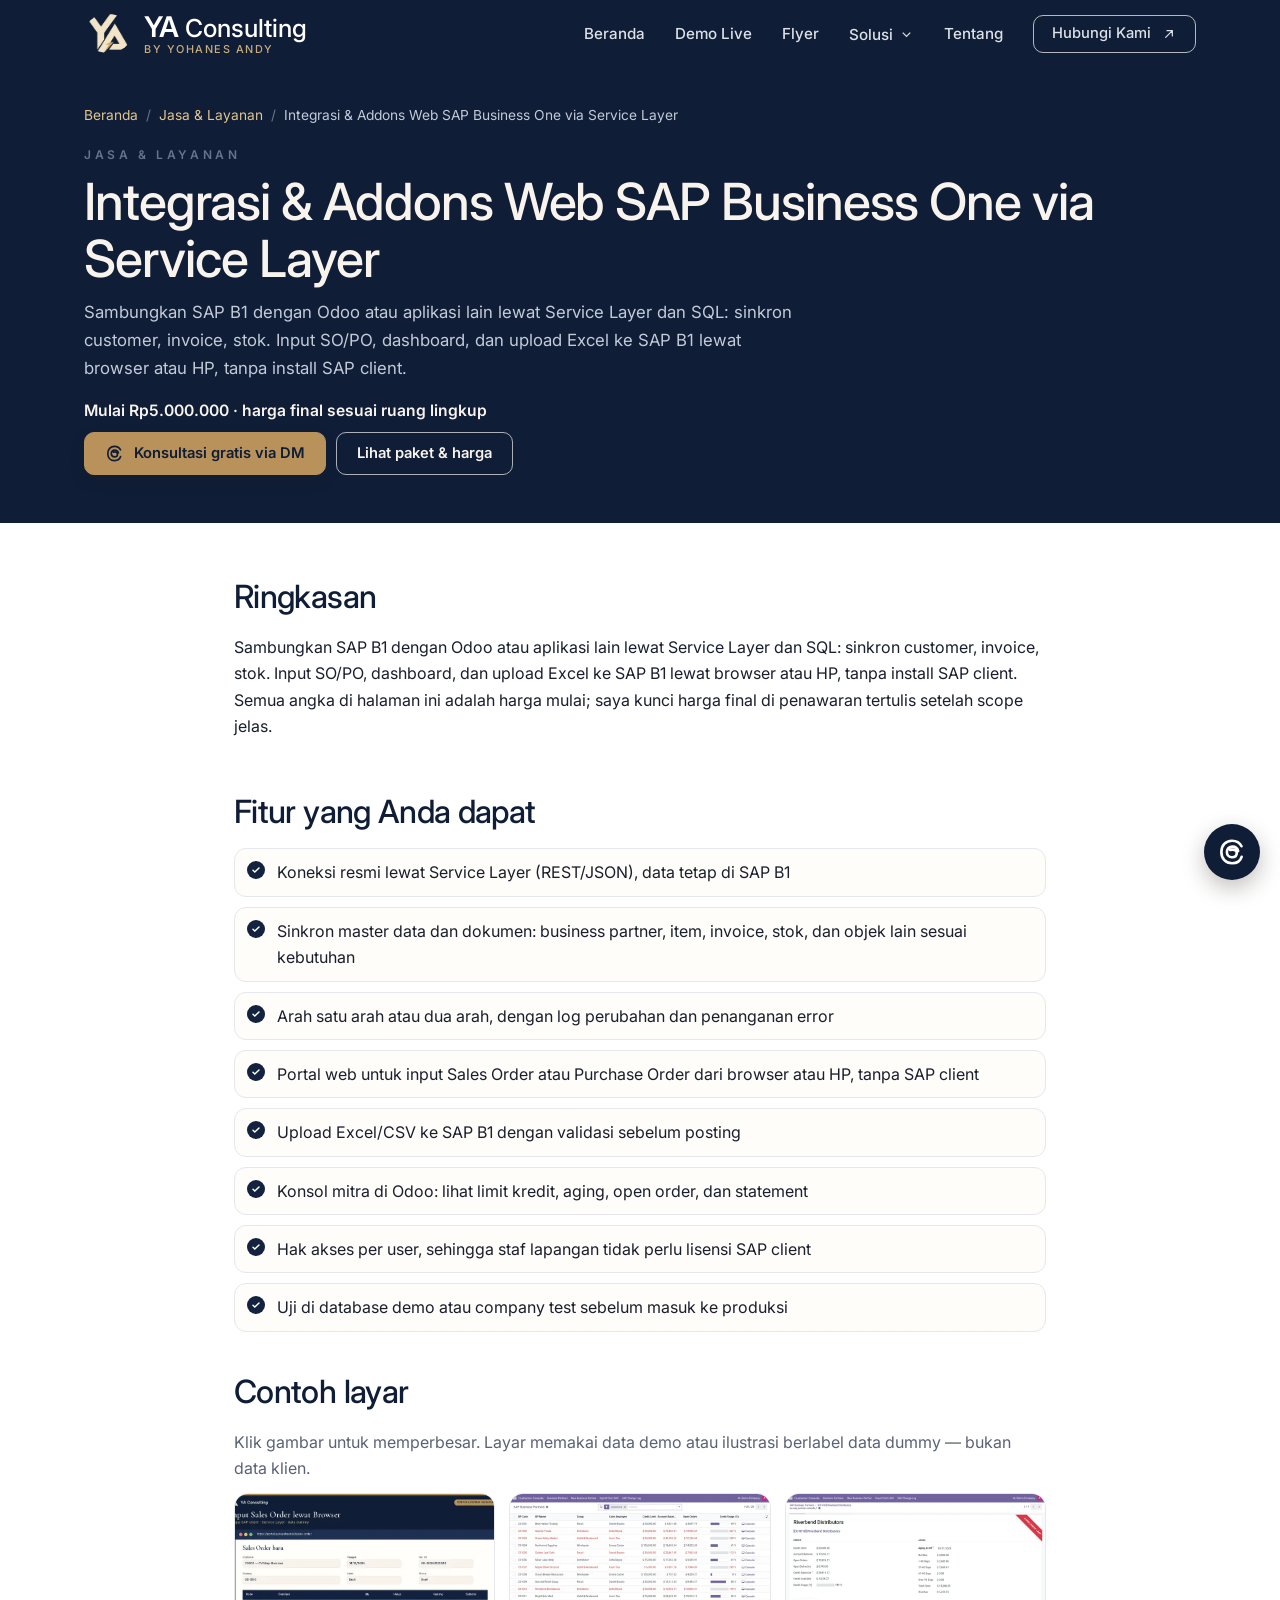
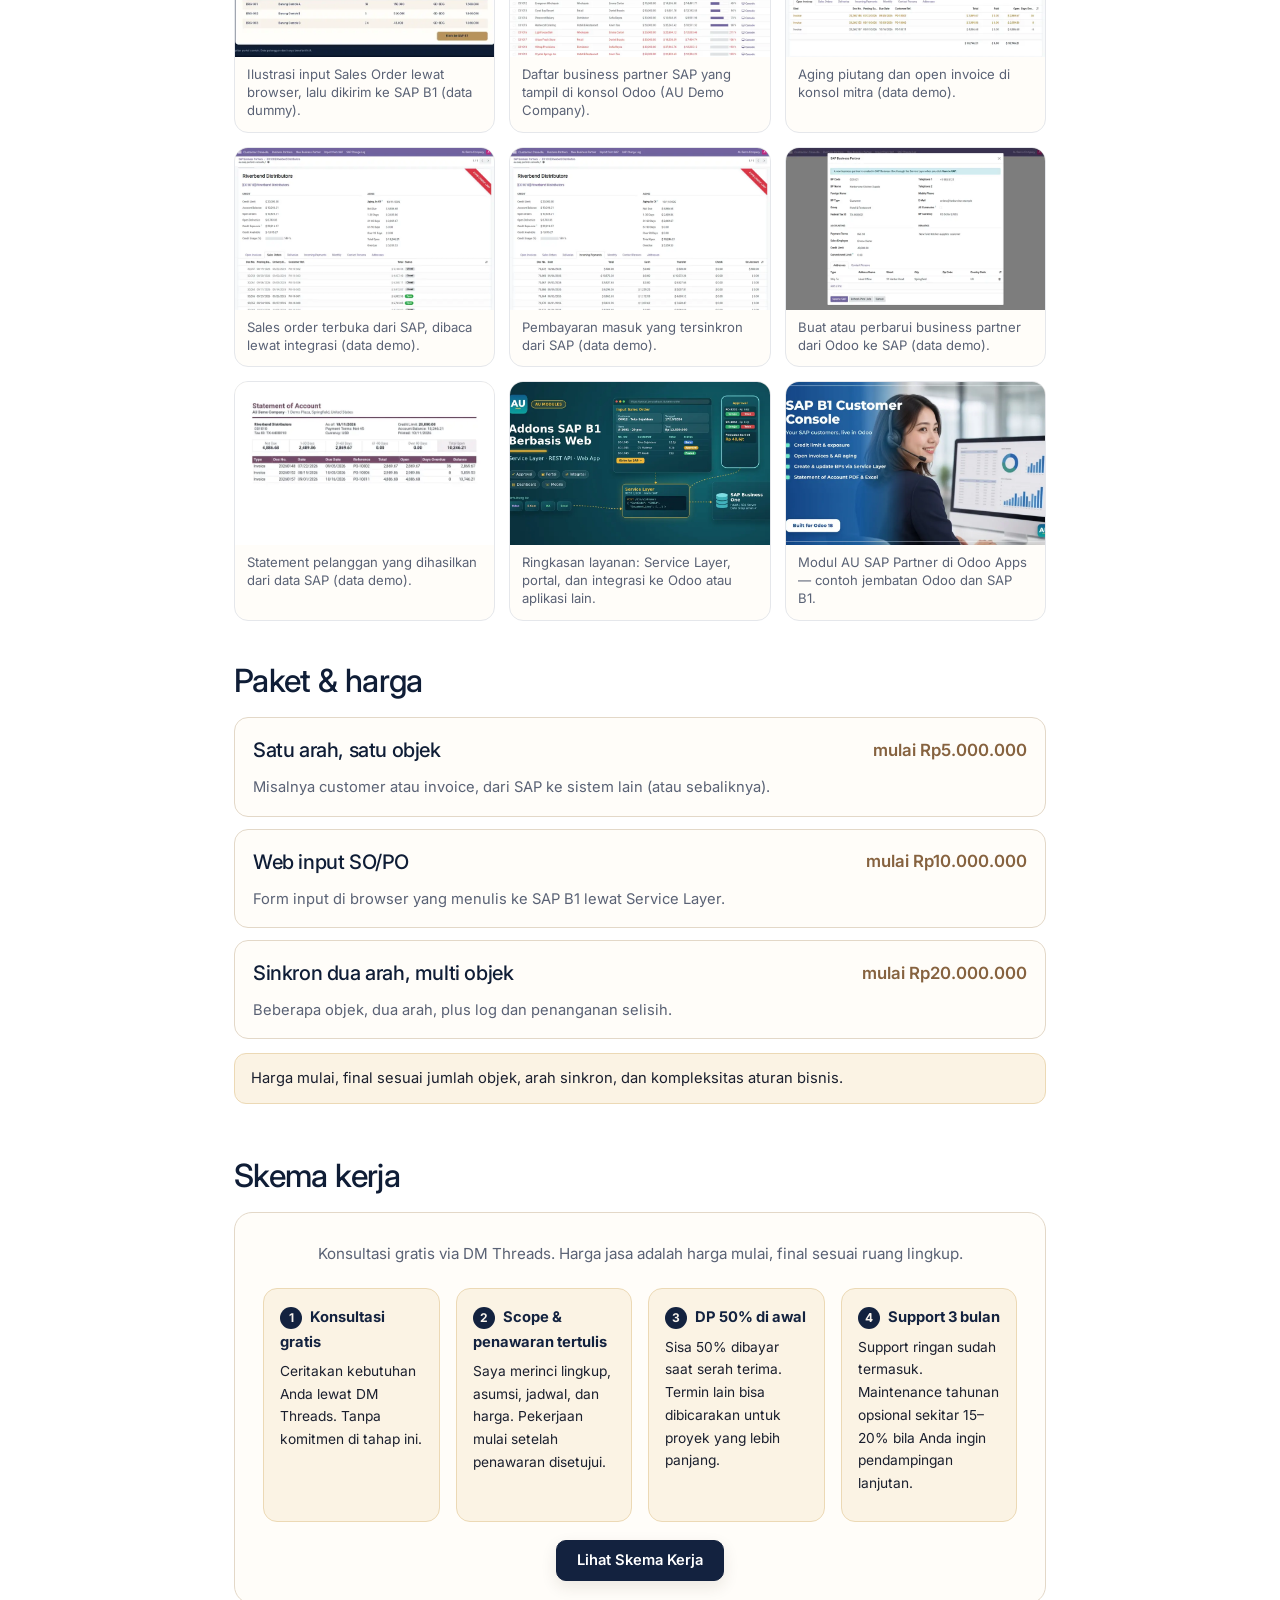
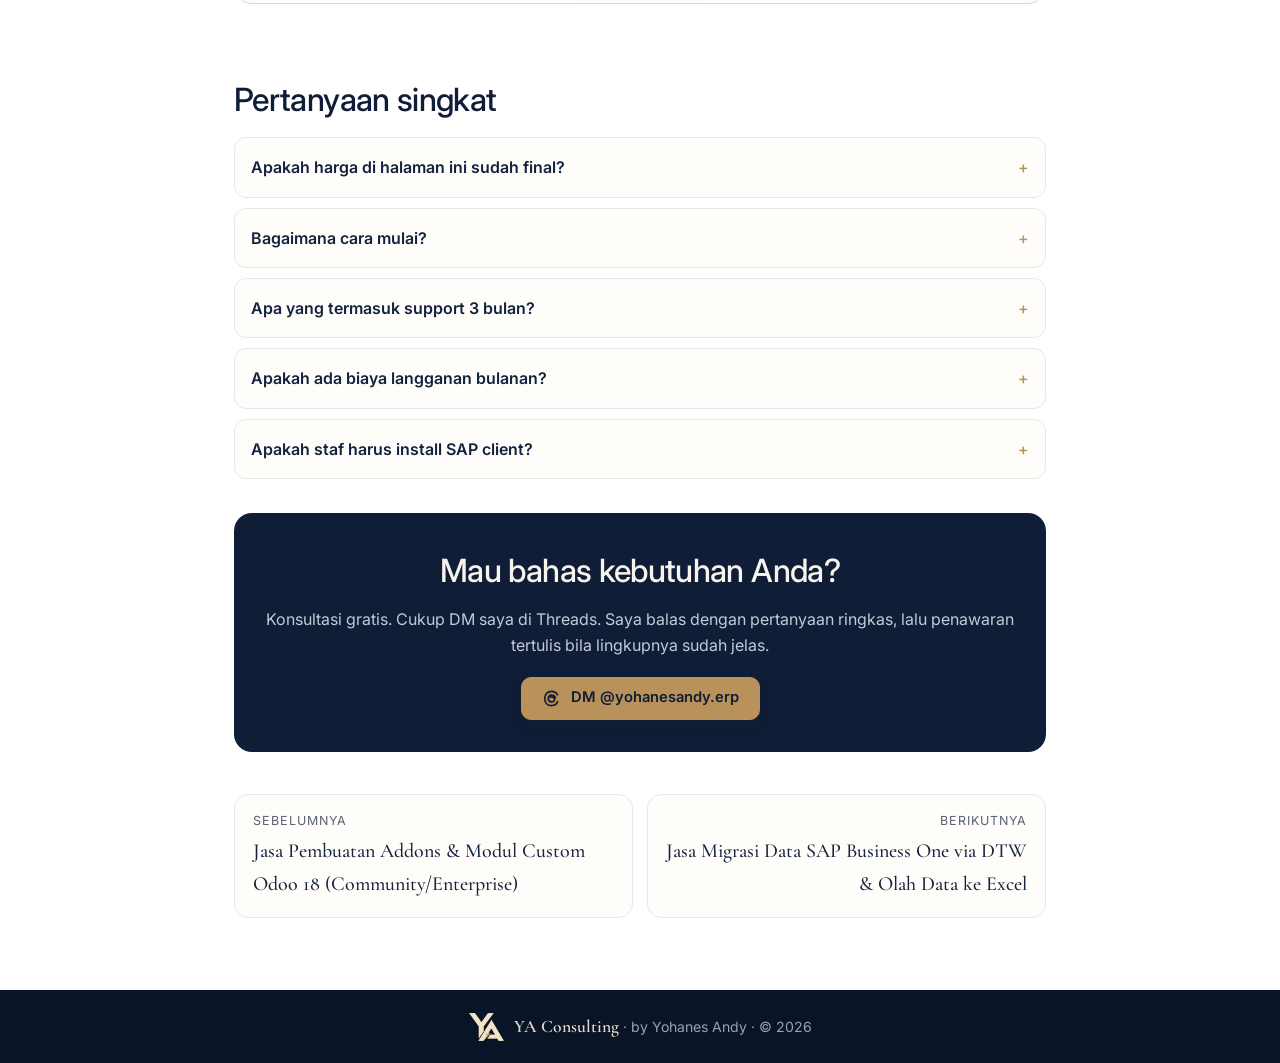
<file: layanan/integrasi-sap-b1/index.html>
<!doctype html>
<html lang="id">
<head>
<meta charset="utf-8">
<meta name="viewport" content="width=device-width, initial-scale=1">
<title>Integrasi &amp; Addons Web SAP Business One via Service Layer | YA Consulting</title>
<meta name="description" content="Integrasi SAP Business One via Service Layer: sinkron satu arah, web input SO/PO, atau dua arah multi objek. Harga mulai Rp5 juta.">
<meta name="theme-color" content="#0f1d36">
<link rel="canonical" href="https://yasoftware.trade/layanan/integrasi-sap-b1/">
<link rel="icon" href="../../favicon.ico" sizes="any">
<link rel="icon" type="image/png" sizes="32x32" href="../../img/favicon-32.png">
<link rel="apple-touch-icon" href="../../img/apple-touch-icon.png">
<meta property="og:type" content="article">
<meta property="og:site_name" content="YA Consulting · by Yohanes Andy">
<meta property="og:locale" content="id_ID">
<meta property="og:title" content="Integrasi &amp; Addons Web SAP Business One via Service Layer | YA Consulting">
<meta property="og:description" content="Integrasi SAP Business One via Service Layer: sinkron satu arah, web input SO/PO, atau dua arah multi objek. Harga mulai Rp5 juta.">
<meta property="og:url" content="https://yasoftware.trade/layanan/integrasi-sap-b1/">
<meta property="og:image" content="https://yasoftware.trade/img/jasa_sap_web_addons.webp">
<meta property="og:image:width" content="1200"><meta property="og:image:height" content="630">
<meta name="twitter:card" content="summary_large_image">
<meta name="twitter:image" content="https://yasoftware.trade/img/jasa_sap_web_addons.webp">
<link rel="preconnect" href="https://fonts.googleapis.com"><link rel="preconnect" href="https://fonts.gstatic.com" crossorigin>
<link href="https://fonts.googleapis.com/css2?family=Cormorant+Garamond:ital,wght@0,500;0,600;1,500&family=Inter:wght@400;500;600&display=swap" rel="stylesheet">
<link rel="stylesheet" href="../../site.css?v=20261125a">
</head>
<body class="t-navy">
<header class="nav" id="top"><div class="wrap navin">
<a class="brand" href="../../" aria-label="YA Consulting by Yohanes Andy"><img class="bmark" src="../../img/ya_mark_light.png?v=20261115a" srcset="../../img/ya_mark_light@2x.png?v=20261115a 2x" width="48" height="39" alt=""><span class="btext"><span class="bname"><b>YA</b> Consulting</span><small>by Yohanes Andy</small></span></a>
<button class="burger" aria-label="Menu" aria-expanded="false" onclick="var n=document.querySelector('.links');var o=n.classList.toggle('open');this.setAttribute('aria-expanded',o)"><span></span><span></span><span></span></button>
<nav class="links" onclick="if(event.target.tagName==='A'){this.classList.remove('open')}">
<a href="../../">Beranda</a><a href="../../#demo">Demo Live</a><a href="../../flyer/">Flyer</a>
<div class="dd"><button class="ddbtn" type="button" aria-haspopup="true">Solusi <svg viewBox="0 0 24 24" fill="none" stroke="currentColor" stroke-width="2" aria-hidden="true"><path d="M6 9l6 6 6-6"/></svg></button><div class="ddmenu">
<a href="../../#odoo">Odoo 18 Apps</a>
<a href="../../#aplikasi">Aplikasi Web</a>
<a href="../../#sheets">Google Sheets &amp; Excel</a>
<a href="../../#layanan">Jasa &amp; Layanan</a>
<a href="../../skema-kerja/">Skema Kerja</a>
</div></div>
<a href="../../#tentang">Tentang</a>
<a class="btn btn-sm" href="../../#kontak">Hubungi Kami <svg viewBox="0 0 24 24" fill="none" stroke="currentColor" stroke-width="1.8" stroke-linecap="round" aria-hidden="true"><path d="M7 17 17 7 M9 7h8v8"/></svg></a></nav></div></header>
<main>
<section class="pagehero"><div class="wrap">
<nav class="crumb" aria-label="Jalur navigasi">
<a href="../../">Beranda</a><span aria-hidden="true">/</span>
<a href="../../#layanan">Jasa &amp; Layanan</a><span aria-hidden="true">/</span>
<span>Integrasi &amp; Addons Web SAP Business One via Service Layer</span>
</nav>
<p class="eyebrow">Jasa &amp; Layanan</p>
<h1>Integrasi &amp; Addons Web SAP Business One via Service Layer</h1>
<p class="lead">Sambungkan SAP B1 dengan Odoo atau aplikasi lain lewat Service Layer dan SQL: sinkron customer, invoice, stok. Input SO/PO, dashboard, dan upload Excel ke SAP B1 lewat browser atau HP, tanpa install SAP client.</p>
<p class="fromprice">Mulai Rp5.000.000 · harga final sesuai ruang lingkup</p>
<div class="phbtns">
<a class="btn" href="https://www.threads.com/@yohanesandy.erp" target="_blank" rel="noopener"><svg viewBox="0 0 24 24" aria-hidden="true" fill="none" stroke="currentColor" stroke-width="2.1" stroke-linecap="round"><path d="M16.9 11.3c-.5-2.4-2.2-3.6-4.6-3.6-2.8 0-4.4 1.9-4.4 4.3 0 2.3 1.6 4.2 4.1 4.2 2.3 0 3.8-1.4 3.8-3.4 0-2.5-2.5-3.1-5.3-2.5"/><path d="M19.6 7.4C18.2 4.6 15.5 3 12 3 6.9 3 3.5 6.6 3.5 12s3.4 9 8.5 9c3.8 0 6.8-1.9 7.7-5.1"/></svg> Konsultasi gratis via DM</a>
<a class="btn btn-outline" href="#paket">Lihat paket &amp; harga</a>
</div>
</div></section>
<section class="art"><div class="wrap artgrid">
<div class="artblock">
<h2>Ringkasan</h2>
<p>Sambungkan SAP B1 dengan Odoo atau aplikasi lain lewat Service Layer dan SQL: sinkron customer, invoice, stok. Input SO/PO, dashboard, dan upload Excel ke SAP B1 lewat browser atau HP, tanpa install SAP client. Semua angka di halaman ini adalah harga mulai; saya kunci harga final di penawaran tertulis setelah scope jelas.</p>
</div>
<div class="artblock">
<h2>Fitur yang Anda dapat</h2>
<ul class="feat"><li>Koneksi resmi lewat Service Layer (REST/JSON), data tetap di SAP B1</li><li>Sinkron master data dan dokumen: business partner, item, invoice, stok, dan objek lain sesuai kebutuhan</li><li>Arah satu arah atau dua arah, dengan log perubahan dan penanganan error</li><li>Portal web untuk input Sales Order atau Purchase Order dari browser atau HP, tanpa SAP client</li><li>Upload Excel/CSV ke SAP B1 dengan validasi sebelum posting</li><li>Konsol mitra di Odoo: lihat limit kredit, aging, open order, dan statement</li><li>Hak akses per user, sehingga staf lapangan tidak perlu lisensi SAP client</li><li>Uji di database demo atau company test sebelum masuk ke produksi</li></ul>
</div>
<div class="artblock">
<h2>Contoh layar</h2>
<p class="muted">Klik gambar untuk memperbesar. Layar memakai data demo atau ilustrasi berlabel data dummy — bukan data klien.</p>
<div class="gal">
<a href="../../img/layanan/illustrasi/web_so_portal.webp" data-full="../../img/layanan/illustrasi/web_so_portal.webp" data-caption="Ilustrasi input Sales Order lewat browser, lalu dikirim ke SAP B1 (data dummy)." data-alt="Ilustrasi input Sales Order lewat browser, lalu dikirim ke SAP B1 (data dummy)."><img src="../../img/layanan/illustrasi/web_so_portal_t.webp" loading="lazy" alt="Ilustrasi input Sales Order lewat browser, lalu dikirim ke SAP B1 (data dummy)."><span class="cap">Ilustrasi input Sales Order lewat browser, lalu dikirim ke SAP B1 (data dummy).</span></a>
<a href="../../img/layanan/sap/partner_list.webp" data-full="../../img/layanan/sap/partner_list.webp" data-caption="Daftar business partner SAP yang tampil di konsol Odoo (AU Demo Company)." data-alt="Daftar business partner SAP yang tampil di konsol Odoo (AU Demo Company)."><img src="../../img/layanan/sap/partner_list_t.webp" loading="lazy" alt="Daftar business partner SAP yang tampil di konsol Odoo (AU Demo Company)."><span class="cap">Daftar business partner SAP yang tampil di konsol Odoo (AU Demo Company).</span></a>
<a href="../../img/layanan/sap/aging.webp" data-full="../../img/layanan/sap/aging.webp" data-caption="Aging piutang dan open invoice di konsol mitra (data demo)." data-alt="Aging piutang dan open invoice di konsol mitra (data demo)."><img src="../../img/layanan/sap/aging_t.webp" loading="lazy" alt="Aging piutang dan open invoice di konsol mitra (data demo)."><span class="cap">Aging piutang dan open invoice di konsol mitra (data demo).</span></a>
<a href="../../img/layanan/sap/orders.webp" data-full="../../img/layanan/sap/orders.webp" data-caption="Sales order terbuka dari SAP, dibaca lewat integrasi (data demo)." data-alt="Sales order terbuka dari SAP, dibaca lewat integrasi (data demo)."><img src="../../img/layanan/sap/orders_t.webp" loading="lazy" alt="Sales order terbuka dari SAP, dibaca lewat integrasi (data demo)."><span class="cap">Sales order terbuka dari SAP, dibaca lewat integrasi (data demo).</span></a>
<a href="../../img/layanan/sap/payments.webp" data-full="../../img/layanan/sap/payments.webp" data-caption="Pembayaran masuk yang tersinkron dari SAP (data demo)." data-alt="Pembayaran masuk yang tersinkron dari SAP (data demo)."><img src="../../img/layanan/sap/payments_t.webp" loading="lazy" alt="Pembayaran masuk yang tersinkron dari SAP (data demo)."><span class="cap">Pembayaran masuk yang tersinkron dari SAP (data demo).</span></a>
<a href="../../img/layanan/sap/create_bp.webp" data-full="../../img/layanan/sap/create_bp.webp" data-caption="Buat atau perbarui business partner dari Odoo ke SAP (data demo)." data-alt="Buat atau perbarui business partner dari Odoo ke SAP (data demo)."><img src="../../img/layanan/sap/create_bp_t.webp" loading="lazy" alt="Buat atau perbarui business partner dari Odoo ke SAP (data demo)."><span class="cap">Buat atau perbarui business partner dari Odoo ke SAP (data demo).</span></a>
<a href="../../img/layanan/sap/statement.webp" data-full="../../img/layanan/sap/statement.webp" data-caption="Statement pelanggan yang dihasilkan dari data SAP (data demo)." data-alt="Statement pelanggan yang dihasilkan dari data SAP (data demo)."><img src="../../img/layanan/sap/statement_t.webp" loading="lazy" alt="Statement pelanggan yang dihasilkan dari data SAP (data demo)."><span class="cap">Statement pelanggan yang dihasilkan dari data SAP (data demo).</span></a>
<a href="../../img/jasa_sap_web_addons.webp" data-full="../../img/jasa_sap_web_addons.webp" data-caption="Ringkasan layanan: Service Layer, portal, dan integrasi ke Odoo atau aplikasi lain." data-alt="Ringkasan layanan: Service Layer, portal, dan integrasi ke Odoo atau aplikasi lain."><img src="../../img/jasa_sap_web_addons.webp" loading="lazy" alt="Ringkasan layanan: Service Layer, portal, dan integrasi ke Odoo atau aplikasi lain."><span class="cap">Ringkasan layanan: Service Layer, portal, dan integrasi ke Odoo atau aplikasi lain.</span></a>
<a href="../../img/odoo_au_sap_partner.webp" data-full="../../img/odoo_au_sap_partner.webp" data-caption="Modul AU SAP Partner di Odoo Apps — contoh jembatan Odoo dan SAP B1." data-alt="Modul AU SAP Partner di Odoo Apps — contoh jembatan Odoo dan SAP B1."><img src="../../img/odoo_au_sap_partner.webp" loading="lazy" alt="Modul AU SAP Partner di Odoo Apps — contoh jembatan Odoo dan SAP B1."><span class="cap">Modul AU SAP Partner di Odoo Apps — contoh jembatan Odoo dan SAP B1.</span></a>
</div>
</div>
<div class="artblock" id="paket">
<h2>Paket &amp; harga</h2>
<div class="pkggrid"><div class="pkg"><h3>Satu arah, satu objek</h3><span class="amt">mulai Rp5.000.000</span><p>Misalnya customer atau invoice, dari SAP ke sistem lain (atau sebaliknya).</p></div><div class="pkg"><h3>Web input SO/PO</h3><span class="amt">mulai Rp10.000.000</span><p>Form input di browser yang menulis ke SAP B1 lewat Service Layer.</p></div><div class="pkg"><h3>Sinkron dua arah, multi objek</h3><span class="amt">mulai Rp20.000.000</span><p>Beberapa objek, dua arah, plus log dan penanganan selisih.</p></div></div>
<p class="note" style="margin-top:14px">Harga mulai, final sesuai jumlah objek, arah sinkron, dan kompleksitas aturan bisnis.</p>
</div>
<div class="artblock">
<h2>Skema kerja</h2>
<div class="skemateaser"><p class="sklead">Konsultasi gratis via DM Threads. Harga jasa adalah harga mulai, final sesuai ruang lingkup.</p><ol class="sksteps"><li><b><span>1</span>Konsultasi gratis</b><p>Ceritakan kebutuhan Anda lewat DM Threads. Tanpa komitmen di tahap ini.</p></li><li><b><span>2</span>Scope &amp; penawaran tertulis</b><p>Saya merinci lingkup, asumsi, jadwal, dan harga. Pekerjaan mulai setelah penawaran disetujui.</p></li><li><b><span>3</span>DP 50% di awal</b><p>Sisa 50% dibayar saat serah terima. Termin lain bisa dibicarakan untuk proyek yang lebih panjang.</p></li><li><b><span>4</span>Support 3 bulan</b><p>Support ringan sudah termasuk. Maintenance tahunan opsional sekitar 15–20% bila Anda ingin pendampingan lanjutan.</p></li></ol><p class="skmore"><a class="btn" href="../../skema-kerja/">Lihat Skema Kerja</a></p></div>
</div>
<div class="artblock">
<h2>Pertanyaan singkat</h2>
<div class="faqlist"><details><summary>Apakah harga di halaman ini sudah final?</summary><p>Belum. Angka di situs adalah harga mulai. Harga final saya kirim lewat penawaran tertulis setelah ruang lingkup (scope) disepakati.</p></details><details><summary>Bagaimana cara mulai?</summary><p>Cukup DM saya di Threads untuk konsultasi gratis. Setelah kebutuhan jelas, saya buatkan ringkasan scope dan penawaran tertulis.</p></details><details><summary>Apa yang termasuk support 3 bulan?</summary><p>Perbaikan bug dari pekerjaan yang sudah diserahkan, pertanyaan pemakaian, dan penyesuaian kecil. Perubahan lingkup baru dihitung terpisah.</p></details><details><summary>Apakah ada biaya langganan bulanan?</summary><p>Untuk pengerjaan jasa, tidak ada biaya langganan. Support ringan 3 bulan sudah termasuk. Maintenance tahunan bersifat opsional, sekitar 15–20% per tahun. Untuk aplikasi custom, biaya hosting dihitung terpisah jika Anda ingin saya yang kelola.</p></details><details><summary>Apakah staf harus install SAP client?</summary><p>Tidak, untuk skenario portal web. User cukup buka browser. SAP client tetap dipakai tim finance atau admin yang memang membutuhkannya.</p></details></div>
</div>
<div class="cta-band">
<h2>Mau bahas kebutuhan Anda?</h2>
<p>Konsultasi gratis. Cukup DM saya di Threads. Saya balas dengan pertanyaan ringkas, lalu penawaran tertulis bila lingkupnya sudah jelas.</p>
<a class="btn" href="https://www.threads.com/@yohanesandy.erp" target="_blank" rel="noopener"><svg viewBox="0 0 24 24" aria-hidden="true" fill="none" stroke="currentColor" stroke-width="2.1" stroke-linecap="round"><path d="M16.9 11.3c-.5-2.4-2.2-3.6-4.6-3.6-2.8 0-4.4 1.9-4.4 4.3 0 2.3 1.6 4.2 4.1 4.2 2.3 0 3.8-1.4 3.8-3.4 0-2.5-2.5-3.1-5.3-2.5"/><path d="M19.6 7.4C18.2 4.6 15.5 3 12 3 6.9 3 3.5 6.6 3.5 12s3.4 9 8.5 9c3.8 0 6.8-1.9 7.7-5.1"/></svg> DM @yohanesandy.erp</a>
</div>
<div class="pager"><a href="../../layanan/modul-custom-odoo-18/"><small>Sebelumnya</small><b>Jasa Pembuatan Addons &amp; Modul Custom Odoo 18 (Community/Enterprise)</b></a><a class="next" href="../../layanan/migrasi-sap-b1-dtw/"><small>Berikutnya</small><b>Jasa Migrasi Data SAP Business One via DTW &amp; Olah Data ke Excel</b></a></div>
</div></section>
</main>
<footer><div class="wrap fbrand"><img src="../../img/ya_mark_light.png?v=20261115a" srcset="../../img/ya_mark_light@2x.png?v=20261115a 2x" width="35" height="28" alt="YA Consulting"><span><b>YA Consulting</b> · by Yohanes Andy · © 2026</span></div></footer>
<a class="fab" href="https://www.threads.com/@yohanesandy.erp" target="_blank" rel="noopener" aria-label="DM di Threads"><svg viewBox="0 0 24 24" aria-hidden="true" fill="none" stroke="currentColor" stroke-width="2.1" stroke-linecap="round"><path d="M16.9 11.3c-.5-2.4-2.2-3.6-4.6-3.6-2.8 0-4.4 1.9-4.4 4.3 0 2.3 1.6 4.2 4.1 4.2 2.3 0 3.8-1.4 3.8-3.4 0-2.5-2.5-3.1-5.3-2.5"/><path d="M19.6 7.4C18.2 4.6 15.5 3 12 3 6.9 3 3.5 6.6 3.5 12s3.4 9 8.5 9c3.8 0 6.8-1.9 7.7-5.1"/></svg></a>
<script type="application/ld+json">{"@context": "https://schema.org", "@type": "Service", "name": "Integrasi & Addons Web SAP Business One via Service Layer", "description": "Integrasi SAP Business One via Service Layer: sinkron satu arah, web input SO/PO, atau dua arah multi objek. Harga mulai Rp5 juta.", "provider": {"@type": "Organization", "name": "YA Consulting", "url": "https://yasoftware.trade/"}, "areaServed": "ID", "url": "https://yasoftware.trade/layanan/integrasi-sap-b1/", "offers": {"@type": "Offer", "priceCurrency": "IDR", "price": "5000000", "description": "Harga mulai, final sesuai ruang lingkup"}}</script>
<script src="../../layanan.js?v=20261125a"></script>
</body></html>
</file>
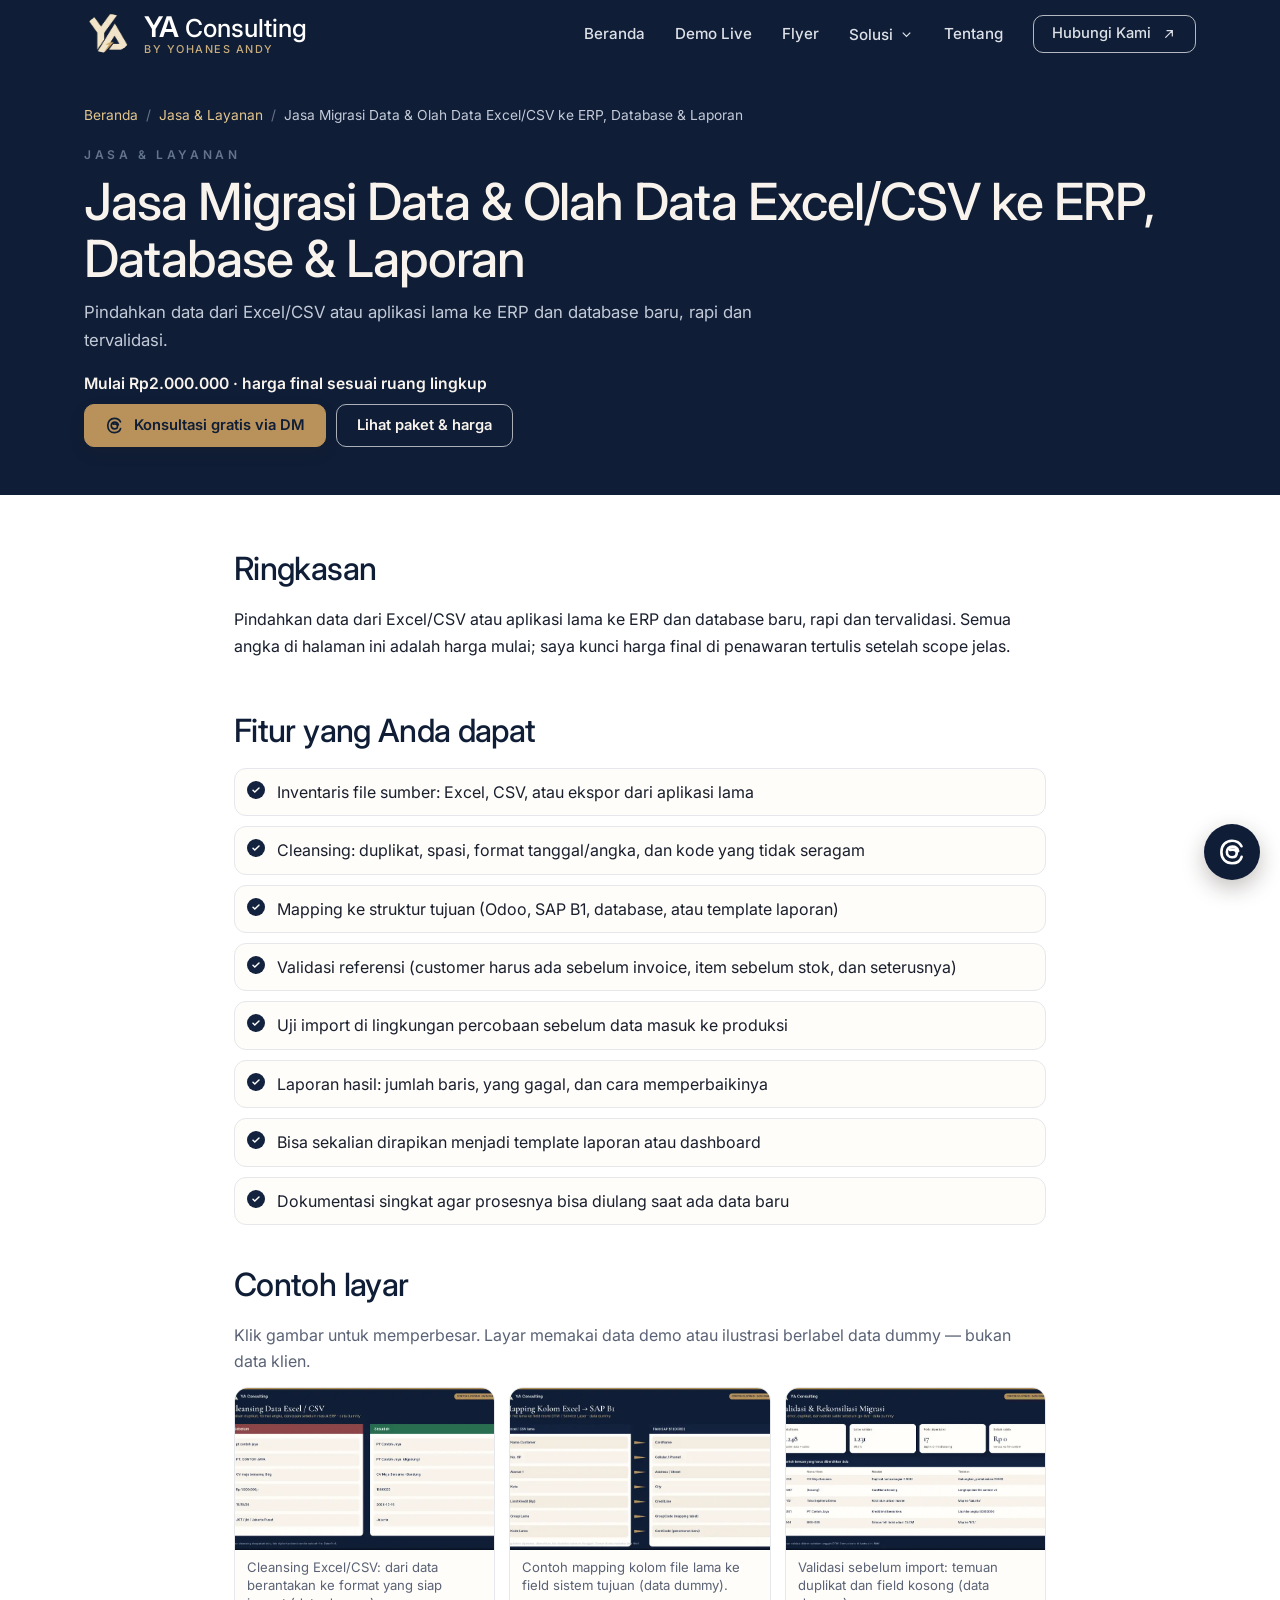
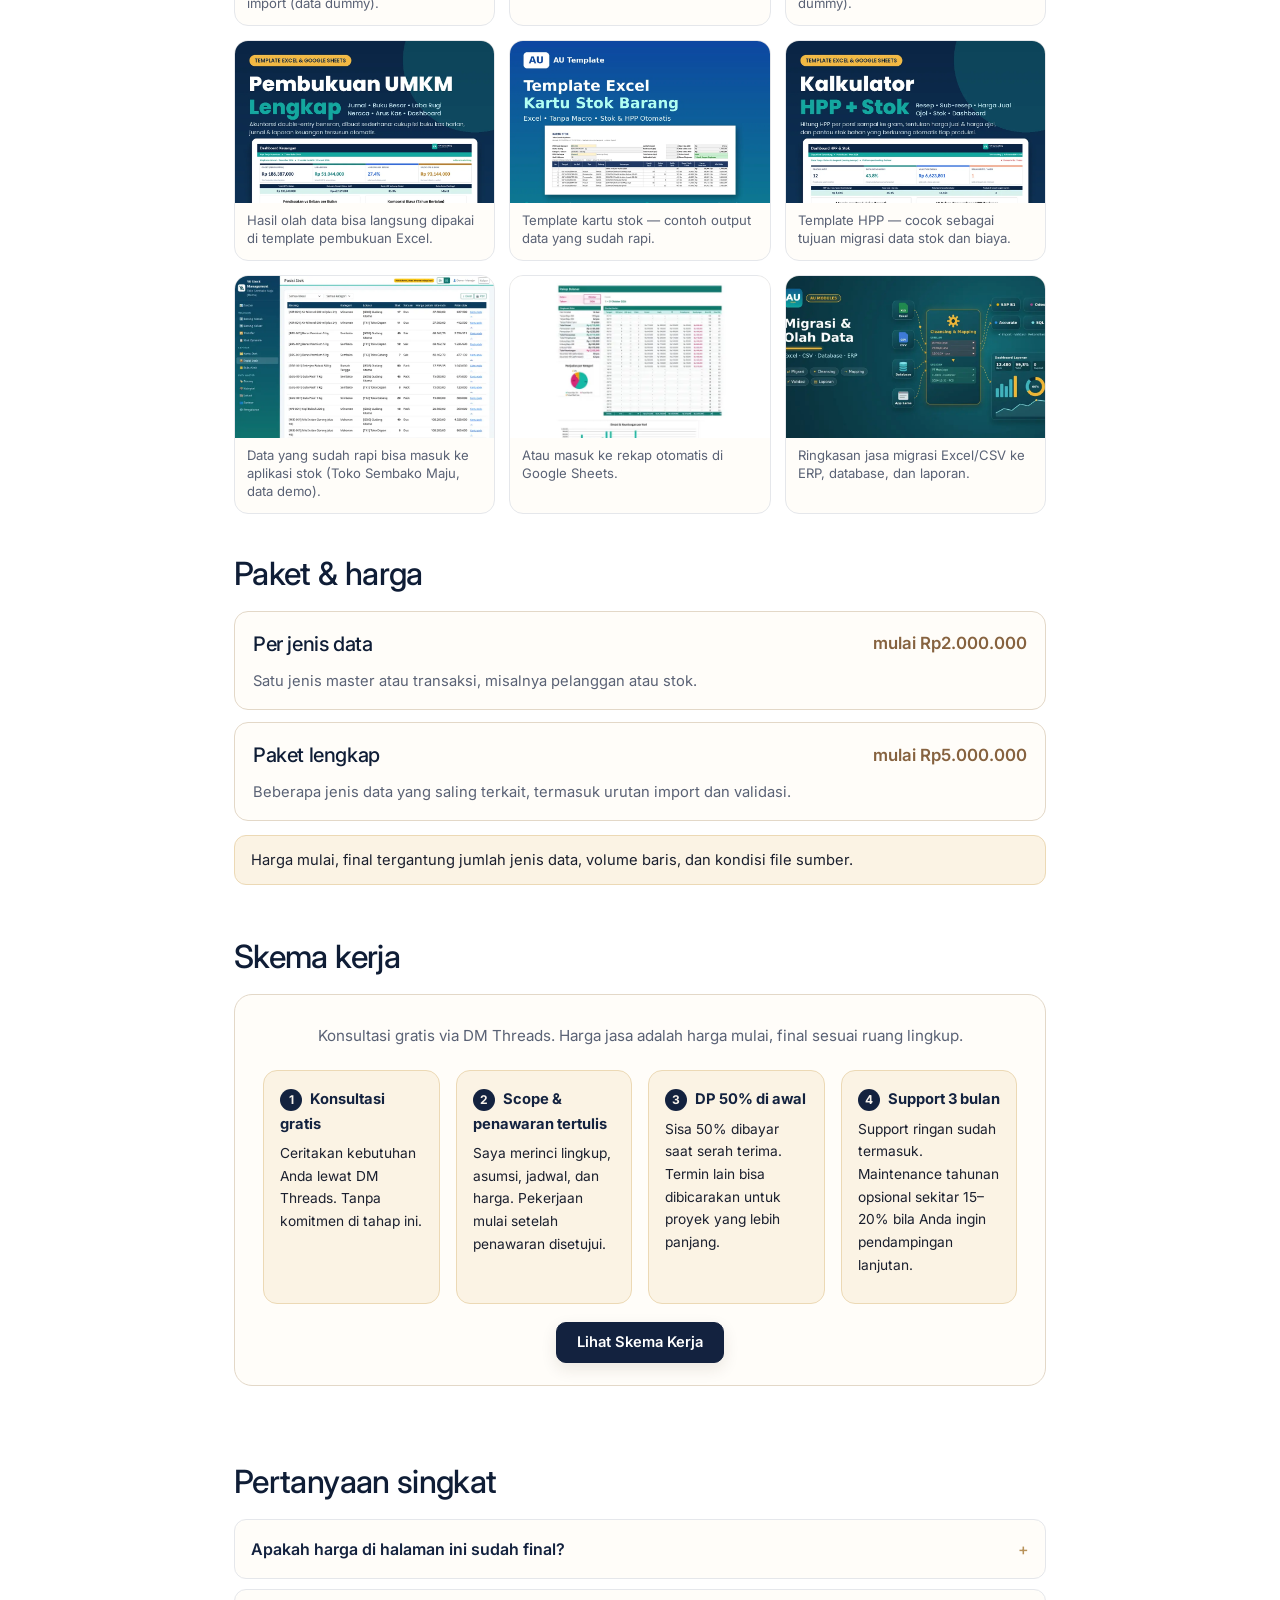
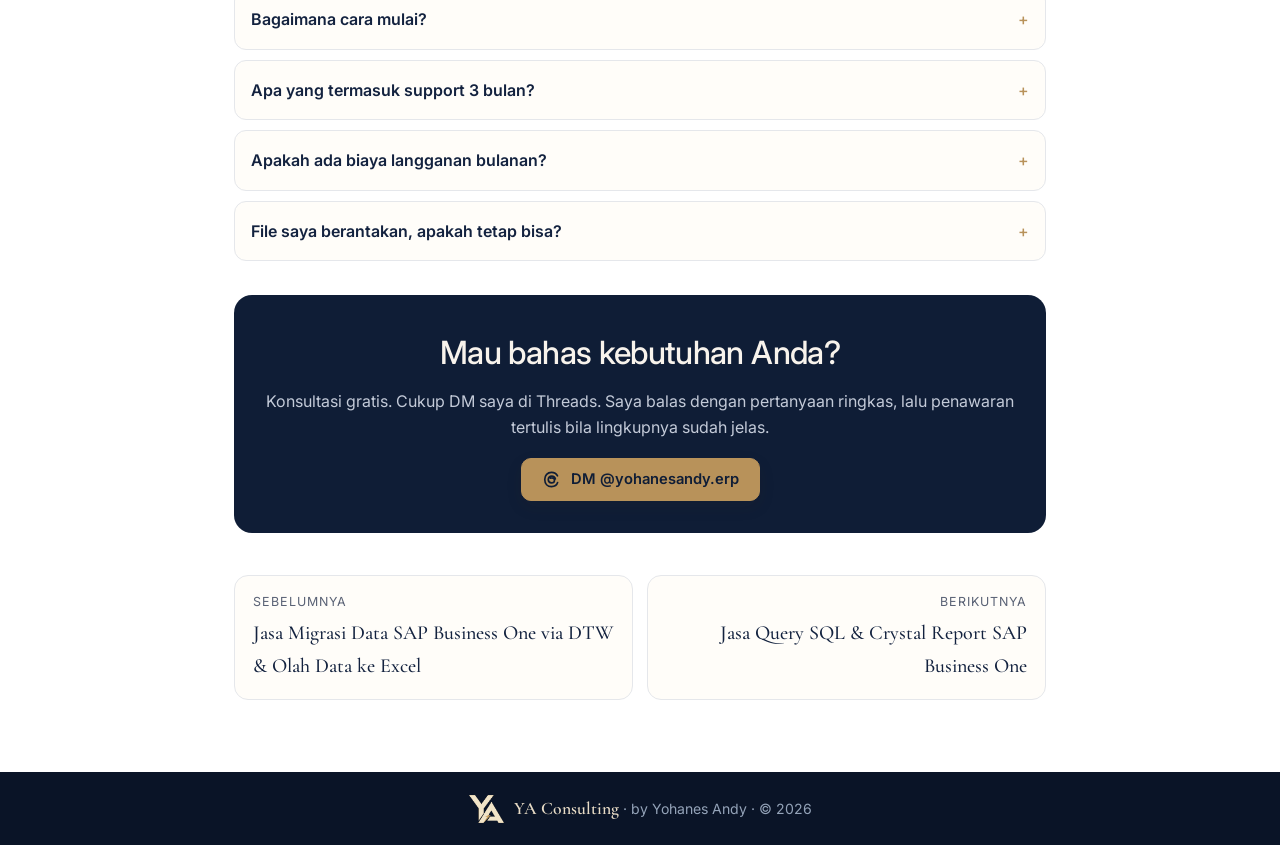
<file: layanan/migrasi-excel-csv/index.html>
<!doctype html>
<html lang="id">
<head>
<meta charset="utf-8">
<meta name="viewport" content="width=device-width, initial-scale=1">
<title>Jasa Migrasi Data &amp; Olah Data Excel/CSV ke ERP, Database &amp; Laporan | YA Consulting</title>
<meta name="description" content="Migrasi data Excel/CSV ke ERP atau database: mulai Rp2 juta per jenis data, paket lengkap mulai Rp5 juta.">
<meta name="theme-color" content="#0f1d36">
<link rel="canonical" href="https://yasoftware.trade/layanan/migrasi-excel-csv/">
<link rel="icon" href="../../favicon.ico" sizes="any">
<link rel="icon" type="image/png" sizes="32x32" href="../../img/favicon-32.png">
<link rel="apple-touch-icon" href="../../img/apple-touch-icon.png">
<meta property="og:type" content="article">
<meta property="og:site_name" content="YA Consulting · by Yohanes Andy">
<meta property="og:locale" content="id_ID">
<meta property="og:title" content="Jasa Migrasi Data &amp; Olah Data Excel/CSV ke ERP, Database &amp; Laporan | YA Consulting">
<meta property="og:description" content="Migrasi data Excel/CSV ke ERP atau database: mulai Rp2 juta per jenis data, paket lengkap mulai Rp5 juta.">
<meta property="og:url" content="https://yasoftware.trade/layanan/migrasi-excel-csv/">
<meta property="og:image" content="https://yasoftware.trade/img/jasa_migrasi_data.webp">
<meta property="og:image:width" content="1200"><meta property="og:image:height" content="630">
<meta name="twitter:card" content="summary_large_image">
<meta name="twitter:image" content="https://yasoftware.trade/img/jasa_migrasi_data.webp">
<link rel="preconnect" href="https://fonts.googleapis.com"><link rel="preconnect" href="https://fonts.gstatic.com" crossorigin>
<link href="https://fonts.googleapis.com/css2?family=Cormorant+Garamond:ital,wght@0,500;0,600;1,500&family=Inter:wght@400;500;600&display=swap" rel="stylesheet">
<link rel="stylesheet" href="../../site.css?v=20261125a">
</head>
<body class="t-navy">
<header class="nav" id="top"><div class="wrap navin">
<a class="brand" href="../../" aria-label="YA Consulting by Yohanes Andy"><img class="bmark" src="../../img/ya_mark_light.png?v=20261115a" srcset="../../img/ya_mark_light@2x.png?v=20261115a 2x" width="48" height="39" alt=""><span class="btext"><span class="bname"><b>YA</b> Consulting</span><small>by Yohanes Andy</small></span></a>
<button class="burger" aria-label="Menu" aria-expanded="false" onclick="var n=document.querySelector('.links');var o=n.classList.toggle('open');this.setAttribute('aria-expanded',o)"><span></span><span></span><span></span></button>
<nav class="links" onclick="if(event.target.tagName==='A'){this.classList.remove('open')}">
<a href="../../">Beranda</a><a href="../../#demo">Demo Live</a><a href="../../flyer/">Flyer</a>
<div class="dd"><button class="ddbtn" type="button" aria-haspopup="true">Solusi <svg viewBox="0 0 24 24" fill="none" stroke="currentColor" stroke-width="2" aria-hidden="true"><path d="M6 9l6 6 6-6"/></svg></button><div class="ddmenu">
<a href="../../#odoo">Odoo 18 Apps</a>
<a href="../../#aplikasi">Aplikasi Web</a>
<a href="../../#sheets">Google Sheets &amp; Excel</a>
<a href="../../#layanan">Jasa &amp; Layanan</a>
<a href="../../skema-kerja/">Skema Kerja</a>
</div></div>
<a href="../../#tentang">Tentang</a>
<a class="btn btn-sm" href="../../#kontak">Hubungi Kami <svg viewBox="0 0 24 24" fill="none" stroke="currentColor" stroke-width="1.8" stroke-linecap="round" aria-hidden="true"><path d="M7 17 17 7 M9 7h8v8"/></svg></a></nav></div></header>
<main>
<section class="pagehero"><div class="wrap">
<nav class="crumb" aria-label="Jalur navigasi">
<a href="../../">Beranda</a><span aria-hidden="true">/</span>
<a href="../../#layanan">Jasa &amp; Layanan</a><span aria-hidden="true">/</span>
<span>Jasa Migrasi Data &amp; Olah Data Excel/CSV ke ERP, Database &amp; Laporan</span>
</nav>
<p class="eyebrow">Jasa &amp; Layanan</p>
<h1>Jasa Migrasi Data &amp; Olah Data Excel/CSV ke ERP, Database &amp; Laporan</h1>
<p class="lead">Pindahkan data dari Excel/CSV atau aplikasi lama ke ERP dan database baru, rapi dan tervalidasi.</p>
<p class="fromprice">Mulai Rp2.000.000 · harga final sesuai ruang lingkup</p>
<div class="phbtns">
<a class="btn" href="https://www.threads.com/@yohanesandy.erp" target="_blank" rel="noopener"><svg viewBox="0 0 24 24" aria-hidden="true" fill="none" stroke="currentColor" stroke-width="2.1" stroke-linecap="round"><path d="M16.9 11.3c-.5-2.4-2.2-3.6-4.6-3.6-2.8 0-4.4 1.9-4.4 4.3 0 2.3 1.6 4.2 4.1 4.2 2.3 0 3.8-1.4 3.8-3.4 0-2.5-2.5-3.1-5.3-2.5"/><path d="M19.6 7.4C18.2 4.6 15.5 3 12 3 6.9 3 3.5 6.6 3.5 12s3.4 9 8.5 9c3.8 0 6.8-1.9 7.7-5.1"/></svg> Konsultasi gratis via DM</a>
<a class="btn btn-outline" href="#paket">Lihat paket &amp; harga</a>
</div>
</div></section>
<section class="art"><div class="wrap artgrid">
<div class="artblock">
<h2>Ringkasan</h2>
<p>Pindahkan data dari Excel/CSV atau aplikasi lama ke ERP dan database baru, rapi dan tervalidasi. Semua angka di halaman ini adalah harga mulai; saya kunci harga final di penawaran tertulis setelah scope jelas.</p>
</div>
<div class="artblock">
<h2>Fitur yang Anda dapat</h2>
<ul class="feat"><li>Inventaris file sumber: Excel, CSV, atau ekspor dari aplikasi lama</li><li>Cleansing: duplikat, spasi, format tanggal/angka, dan kode yang tidak seragam</li><li>Mapping ke struktur tujuan (Odoo, SAP B1, database, atau template laporan)</li><li>Validasi referensi (customer harus ada sebelum invoice, item sebelum stok, dan seterusnya)</li><li>Uji import di lingkungan percobaan sebelum data masuk ke produksi</li><li>Laporan hasil: jumlah baris, yang gagal, dan cara memperbaikinya</li><li>Bisa sekalian dirapikan menjadi template laporan atau dashboard</li><li>Dokumentasi singkat agar prosesnya bisa diulang saat ada data baru</li></ul>
</div>
<div class="artblock">
<h2>Contoh layar</h2>
<p class="muted">Klik gambar untuk memperbesar. Layar memakai data demo atau ilustrasi berlabel data dummy — bukan data klien.</p>
<div class="gal">
<a href="../../img/layanan/illustrasi/excel_cleansing.webp" data-full="../../img/layanan/illustrasi/excel_cleansing.webp" data-caption="Cleansing Excel/CSV: dari data berantakan ke format yang siap import (data dummy)." data-alt="Cleansing Excel/CSV: dari data berantakan ke format yang siap import (data dummy)."><img src="../../img/layanan/illustrasi/excel_cleansing_t.webp" loading="lazy" alt="Cleansing Excel/CSV: dari data berantakan ke format yang siap import (data dummy)."><span class="cap">Cleansing Excel/CSV: dari data berantakan ke format yang siap import (data dummy).</span></a>
<a href="../../img/layanan/illustrasi/dtw_mapping.webp" data-full="../../img/layanan/illustrasi/dtw_mapping.webp" data-caption="Contoh mapping kolom file lama ke field sistem tujuan (data dummy)." data-alt="Contoh mapping kolom file lama ke field sistem tujuan (data dummy)."><img src="../../img/layanan/illustrasi/dtw_mapping_t.webp" loading="lazy" alt="Contoh mapping kolom file lama ke field sistem tujuan (data dummy)."><span class="cap">Contoh mapping kolom file lama ke field sistem tujuan (data dummy).</span></a>
<a href="../../img/layanan/illustrasi/dtw_validasi.webp" data-full="../../img/layanan/illustrasi/dtw_validasi.webp" data-caption="Validasi sebelum import: temuan duplikat dan field kosong (data dummy)." data-alt="Validasi sebelum import: temuan duplikat dan field kosong (data dummy)."><img src="../../img/layanan/illustrasi/dtw_validasi_t.webp" loading="lazy" alt="Validasi sebelum import: temuan duplikat dan field kosong (data dummy)."><span class="cap">Validasi sebelum import: temuan duplikat dan field kosong (data dummy).</span></a>
<a href="../../img/excel_pembukuan.webp" data-full="../../img/excel_pembukuan.webp" data-caption="Hasil olah data bisa langsung dipakai di template pembukuan Excel." data-alt="Hasil olah data bisa langsung dipakai di template pembukuan Excel."><img src="../../img/excel_pembukuan.webp" loading="lazy" alt="Hasil olah data bisa langsung dipakai di template pembukuan Excel."><span class="cap">Hasil olah data bisa langsung dipakai di template pembukuan Excel.</span></a>
<a href="../../img/excel_kartu_stok.webp" data-full="../../img/excel_kartu_stok.webp" data-caption="Template kartu stok — contoh output data yang sudah rapi." data-alt="Template kartu stok — contoh output data yang sudah rapi."><img src="../../img/excel_kartu_stok.webp" loading="lazy" alt="Template kartu stok — contoh output data yang sudah rapi."><span class="cap">Template kartu stok — contoh output data yang sudah rapi.</span></a>
<a href="../../img/excel_hpp.webp" data-full="../../img/excel_hpp.webp" data-caption="Template HPP — cocok sebagai tujuan migrasi data stok dan biaya." data-alt="Template HPP — cocok sebagai tujuan migrasi data stok dan biaya."><img src="../../img/excel_hpp.webp" loading="lazy" alt="Template HPP — cocok sebagai tujuan migrasi data stok dan biaya."><span class="cap">Template HPP — cocok sebagai tujuan migrasi data stok dan biaya.</span></a>
<a href="../../img/layanan/apps/stock_posisi.webp" data-full="../../img/layanan/apps/stock_posisi.webp" data-caption="Data yang sudah rapi bisa masuk ke aplikasi stok (Toko Sembako Maju, data demo)." data-alt="Data yang sudah rapi bisa masuk ke aplikasi stok (Toko Sembako Maju, data demo)."><img src="../../img/layanan/apps/stock_posisi_t.webp" loading="lazy" alt="Data yang sudah rapi bisa masuk ke aplikasi stok (Toko Sembako Maju, data demo)."><span class="cap">Data yang sudah rapi bisa masuk ke aplikasi stok (Toko Sembako Maju, data demo).</span></a>
<a href="../../img/sheets_rekap.webp" data-full="../../img/sheets_rekap.webp" data-caption="Atau masuk ke rekap otomatis di Google Sheets." data-alt="Atau masuk ke rekap otomatis di Google Sheets."><img src="../../img/sheets_rekap_t.webp" loading="lazy" alt="Atau masuk ke rekap otomatis di Google Sheets."><span class="cap">Atau masuk ke rekap otomatis di Google Sheets.</span></a>
<a href="../../img/jasa_migrasi_data.webp" data-full="../../img/jasa_migrasi_data.webp" data-caption="Ringkasan jasa migrasi Excel/CSV ke ERP, database, dan laporan." data-alt="Ringkasan jasa migrasi Excel/CSV ke ERP, database, dan laporan."><img src="../../img/jasa_migrasi_data.webp" loading="lazy" alt="Ringkasan jasa migrasi Excel/CSV ke ERP, database, dan laporan."><span class="cap">Ringkasan jasa migrasi Excel/CSV ke ERP, database, dan laporan.</span></a>
</div>
</div>
<div class="artblock" id="paket">
<h2>Paket &amp; harga</h2>
<div class="pkggrid"><div class="pkg"><h3>Per jenis data</h3><span class="amt">mulai Rp2.000.000</span><p>Satu jenis master atau transaksi, misalnya pelanggan atau stok.</p></div><div class="pkg"><h3>Paket lengkap</h3><span class="amt">mulai Rp5.000.000</span><p>Beberapa jenis data yang saling terkait, termasuk urutan import dan validasi.</p></div></div>
<p class="note" style="margin-top:14px">Harga mulai, final tergantung jumlah jenis data, volume baris, dan kondisi file sumber.</p>
</div>
<div class="artblock">
<h2>Skema kerja</h2>
<div class="skemateaser"><p class="sklead">Konsultasi gratis via DM Threads. Harga jasa adalah harga mulai, final sesuai ruang lingkup.</p><ol class="sksteps"><li><b><span>1</span>Konsultasi gratis</b><p>Ceritakan kebutuhan Anda lewat DM Threads. Tanpa komitmen di tahap ini.</p></li><li><b><span>2</span>Scope &amp; penawaran tertulis</b><p>Saya merinci lingkup, asumsi, jadwal, dan harga. Pekerjaan mulai setelah penawaran disetujui.</p></li><li><b><span>3</span>DP 50% di awal</b><p>Sisa 50% dibayar saat serah terima. Termin lain bisa dibicarakan untuk proyek yang lebih panjang.</p></li><li><b><span>4</span>Support 3 bulan</b><p>Support ringan sudah termasuk. Maintenance tahunan opsional sekitar 15–20% bila Anda ingin pendampingan lanjutan.</p></li></ol><p class="skmore"><a class="btn" href="../../skema-kerja/">Lihat Skema Kerja</a></p></div>
</div>
<div class="artblock">
<h2>Pertanyaan singkat</h2>
<div class="faqlist"><details><summary>Apakah harga di halaman ini sudah final?</summary><p>Belum. Angka di situs adalah harga mulai. Harga final saya kirim lewat penawaran tertulis setelah ruang lingkup (scope) disepakati.</p></details><details><summary>Bagaimana cara mulai?</summary><p>Cukup DM saya di Threads untuk konsultasi gratis. Setelah kebutuhan jelas, saya buatkan ringkasan scope dan penawaran tertulis.</p></details><details><summary>Apa yang termasuk support 3 bulan?</summary><p>Perbaikan bug dari pekerjaan yang sudah diserahkan, pertanyaan pemakaian, dan penyesuaian kecil. Perubahan lingkup baru dihitung terpisah.</p></details><details><summary>Apakah ada biaya langganan bulanan?</summary><p>Untuk pengerjaan jasa, tidak ada biaya langganan. Support ringan 3 bulan sudah termasuk. Maintenance tahunan bersifat opsional, sekitar 15–20% per tahun. Untuk aplikasi custom, biaya hosting dihitung terpisah jika Anda ingin saya yang kelola.</p></details><details><summary>File saya berantakan, apakah tetap bisa?</summary><p>Sebagian besar pekerjaan justru di cleansing. Kirim saja contoh filenya lewat DM (hapus data sensitif bila perlu), nanti saya nilai dulu ruang lingkupnya.</p></details></div>
</div>
<div class="cta-band">
<h2>Mau bahas kebutuhan Anda?</h2>
<p>Konsultasi gratis. Cukup DM saya di Threads. Saya balas dengan pertanyaan ringkas, lalu penawaran tertulis bila lingkupnya sudah jelas.</p>
<a class="btn" href="https://www.threads.com/@yohanesandy.erp" target="_blank" rel="noopener"><svg viewBox="0 0 24 24" aria-hidden="true" fill="none" stroke="currentColor" stroke-width="2.1" stroke-linecap="round"><path d="M16.9 11.3c-.5-2.4-2.2-3.6-4.6-3.6-2.8 0-4.4 1.9-4.4 4.3 0 2.3 1.6 4.2 4.1 4.2 2.3 0 3.8-1.4 3.8-3.4 0-2.5-2.5-3.1-5.3-2.5"/><path d="M19.6 7.4C18.2 4.6 15.5 3 12 3 6.9 3 3.5 6.6 3.5 12s3.4 9 8.5 9c3.8 0 6.8-1.9 7.7-5.1"/></svg> DM @yohanesandy.erp</a>
</div>
<div class="pager"><a href="../../layanan/migrasi-sap-b1-dtw/"><small>Sebelumnya</small><b>Jasa Migrasi Data SAP Business One via DTW &amp; Olah Data ke Excel</b></a><a class="next" href="../../layanan/query-crystal-sap-b1/"><small>Berikutnya</small><b>Jasa Query SQL &amp; Crystal Report SAP Business One</b></a></div>
</div></section>
</main>
<footer><div class="wrap fbrand"><img src="../../img/ya_mark_light.png?v=20261115a" srcset="../../img/ya_mark_light@2x.png?v=20261115a 2x" width="35" height="28" alt="YA Consulting"><span><b>YA Consulting</b> · by Yohanes Andy · © 2026</span></div></footer>
<a class="fab" href="https://www.threads.com/@yohanesandy.erp" target="_blank" rel="noopener" aria-label="DM di Threads"><svg viewBox="0 0 24 24" aria-hidden="true" fill="none" stroke="currentColor" stroke-width="2.1" stroke-linecap="round"><path d="M16.9 11.3c-.5-2.4-2.2-3.6-4.6-3.6-2.8 0-4.4 1.9-4.4 4.3 0 2.3 1.6 4.2 4.1 4.2 2.3 0 3.8-1.4 3.8-3.4 0-2.5-2.5-3.1-5.3-2.5"/><path d="M19.6 7.4C18.2 4.6 15.5 3 12 3 6.9 3 3.5 6.6 3.5 12s3.4 9 8.5 9c3.8 0 6.8-1.9 7.7-5.1"/></svg></a>
<script type="application/ld+json">{"@context": "https://schema.org", "@type": "Service", "name": "Jasa Migrasi Data & Olah Data Excel/CSV ke ERP, Database & Laporan", "description": "Migrasi data Excel/CSV ke ERP atau database: mulai Rp2 juta per jenis data, paket lengkap mulai Rp5 juta.", "provider": {"@type": "Organization", "name": "YA Consulting", "url": "https://yasoftware.trade/"}, "areaServed": "ID", "url": "https://yasoftware.trade/layanan/migrasi-excel-csv/", "offers": {"@type": "Offer", "priceCurrency": "IDR", "price": "2000000", "description": "Harga mulai, final sesuai ruang lingkup"}}</script>
<script src="../../layanan.js?v=20261125a"></script>
</body></html>
</file>
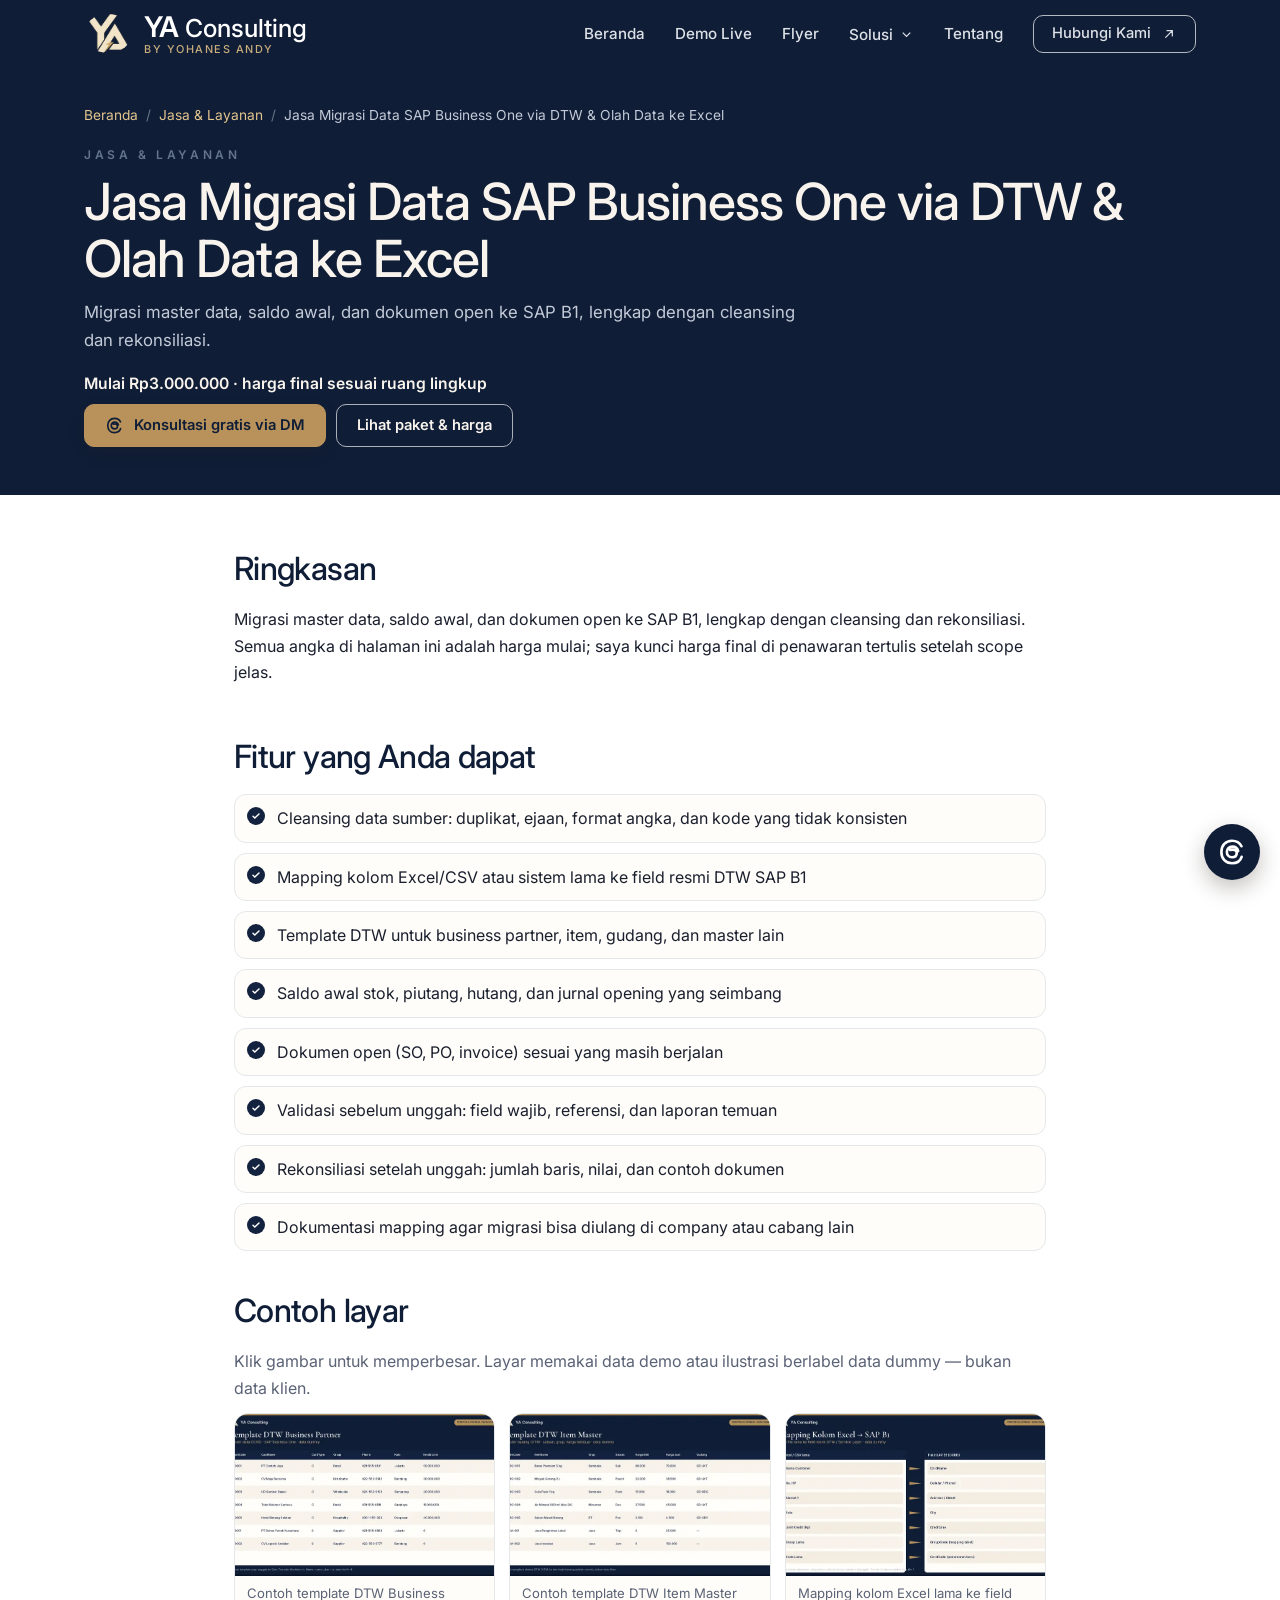
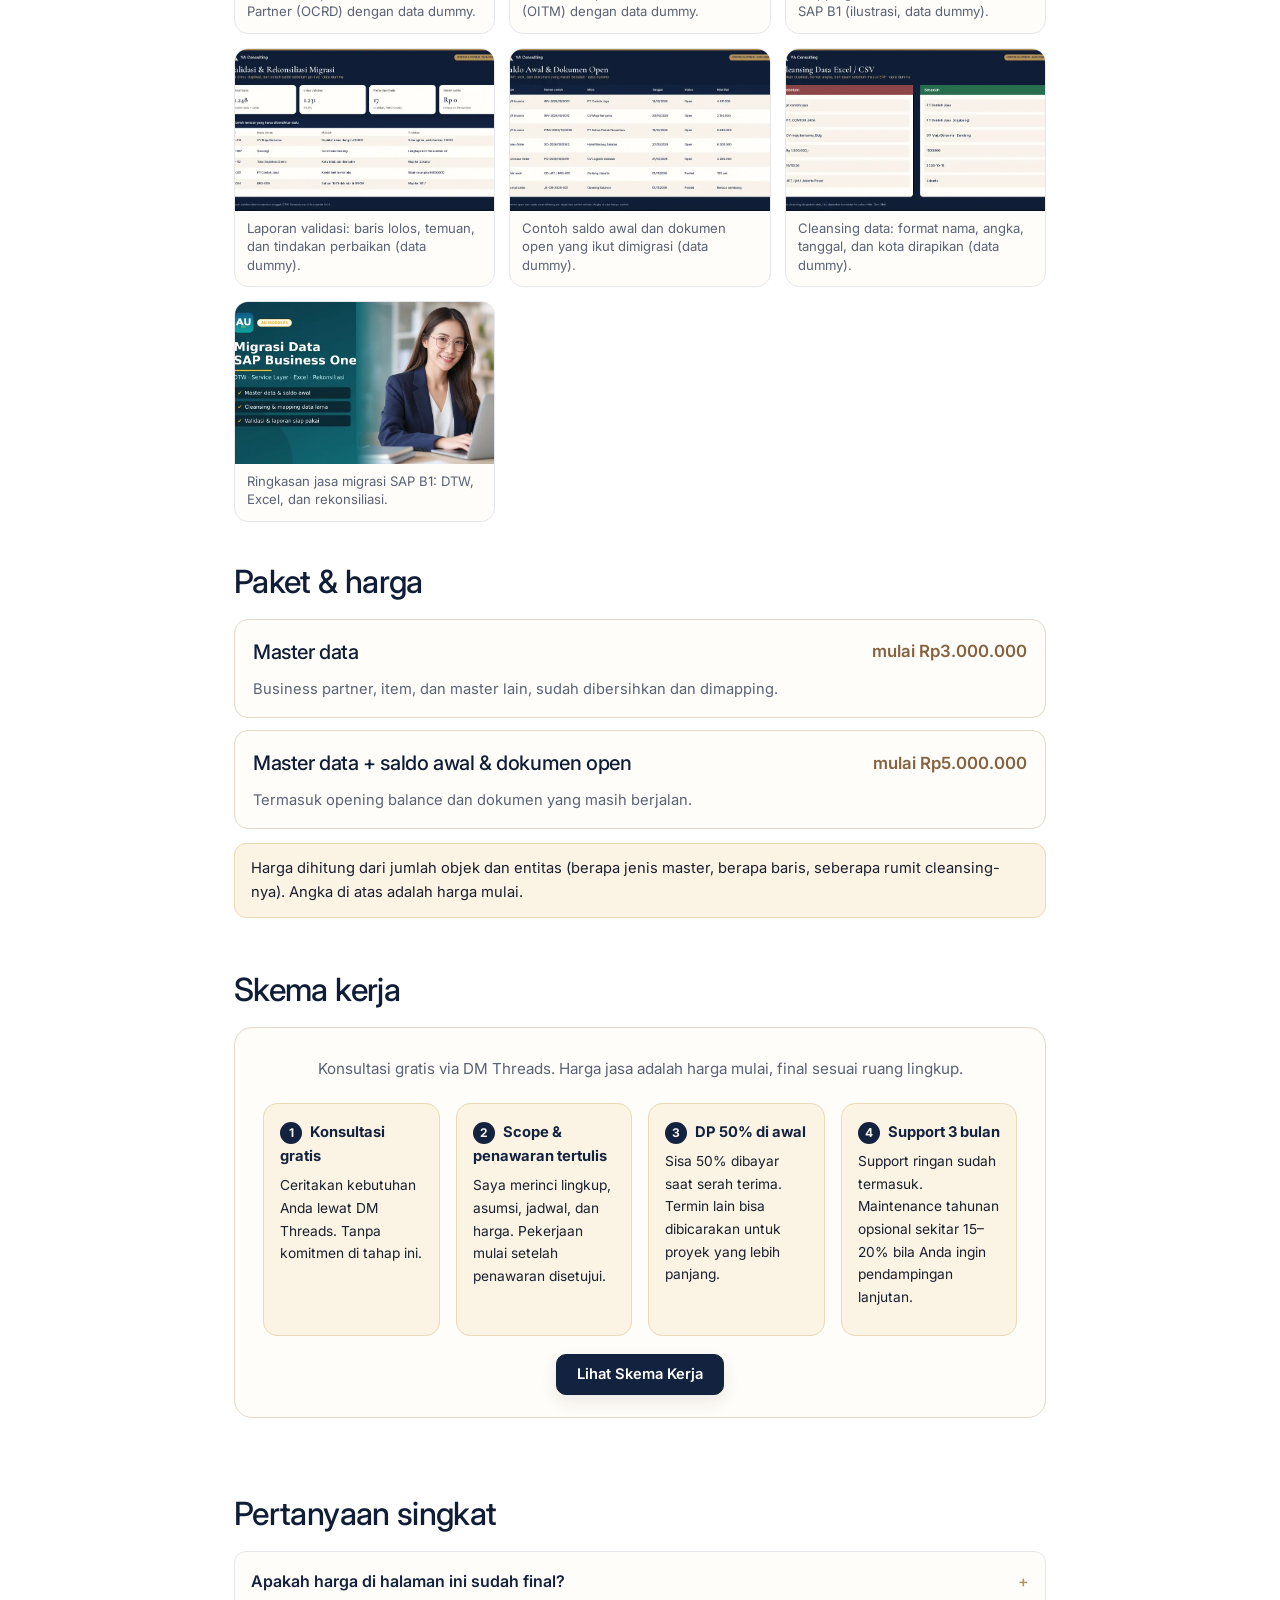
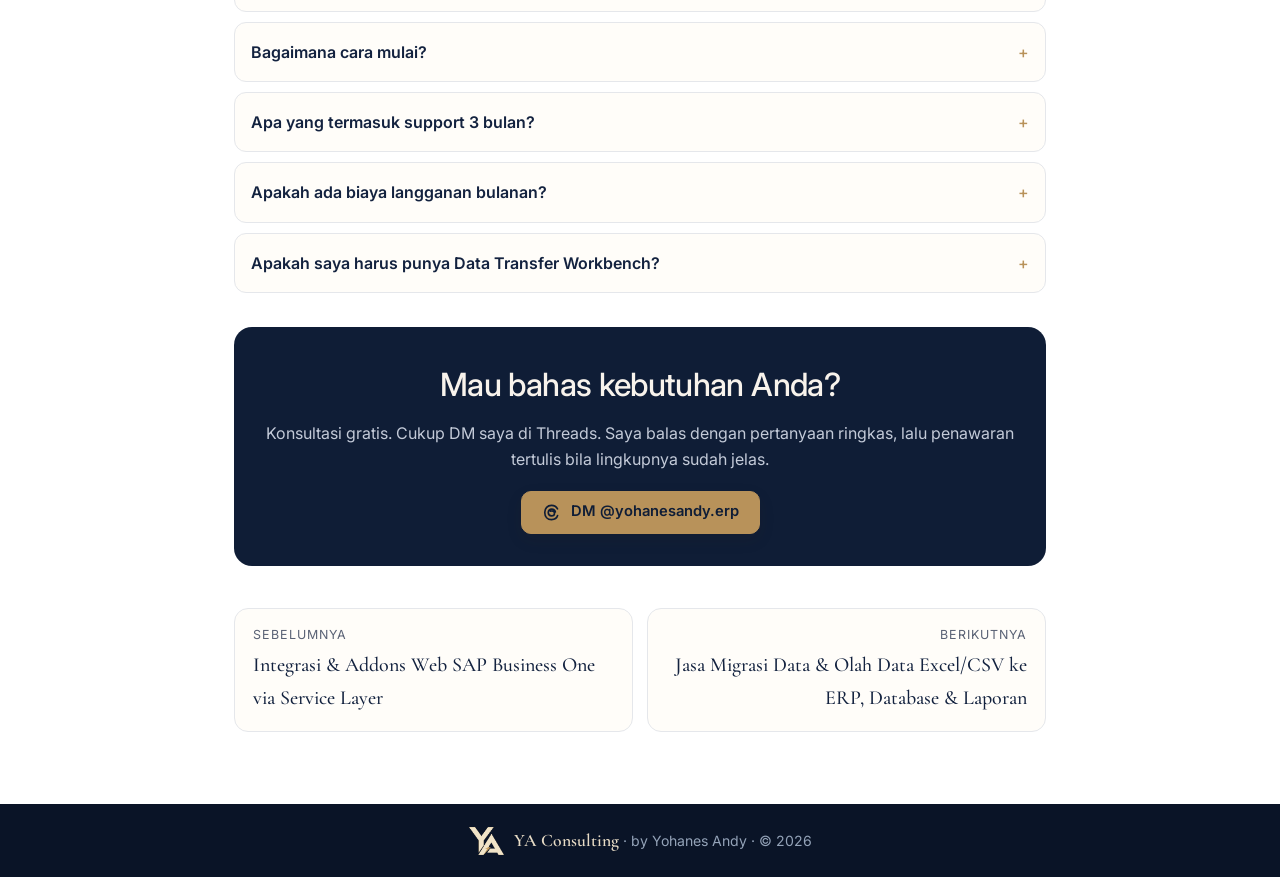
<file: layanan/migrasi-sap-b1-dtw/index.html>
<!doctype html>
<html lang="id">
<head>
<meta charset="utf-8">
<meta name="viewport" content="width=device-width, initial-scale=1">
<title>Jasa Migrasi Data SAP Business One via DTW &amp; Olah Data ke Excel | YA Consulting</title>
<meta name="description" content="Migrasi data SAP Business One via DTW: master data mulai Rp3 juta, plus saldo awal dan dokumen open mulai Rp5 juta.">
<meta name="theme-color" content="#0f1d36">
<link rel="canonical" href="https://yasoftware.trade/layanan/migrasi-sap-b1-dtw/">
<link rel="icon" href="../../favicon.ico" sizes="any">
<link rel="icon" type="image/png" sizes="32x32" href="../../img/favicon-32.png">
<link rel="apple-touch-icon" href="../../img/apple-touch-icon.png">
<meta property="og:type" content="article">
<meta property="og:site_name" content="YA Consulting · by Yohanes Andy">
<meta property="og:locale" content="id_ID">
<meta property="og:title" content="Jasa Migrasi Data SAP Business One via DTW &amp; Olah Data ke Excel | YA Consulting">
<meta property="og:description" content="Migrasi data SAP Business One via DTW: master data mulai Rp3 juta, plus saldo awal dan dokumen open mulai Rp5 juta.">
<meta property="og:url" content="https://yasoftware.trade/layanan/migrasi-sap-b1-dtw/">
<meta property="og:image" content="https://yasoftware.trade/img/jasa_sap_migrasi.webp">
<meta property="og:image:width" content="1200"><meta property="og:image:height" content="630">
<meta name="twitter:card" content="summary_large_image">
<meta name="twitter:image" content="https://yasoftware.trade/img/jasa_sap_migrasi.webp">
<link rel="preconnect" href="https://fonts.googleapis.com"><link rel="preconnect" href="https://fonts.gstatic.com" crossorigin>
<link href="https://fonts.googleapis.com/css2?family=Cormorant+Garamond:ital,wght@0,500;0,600;1,500&family=Inter:wght@400;500;600&display=swap" rel="stylesheet">
<link rel="stylesheet" href="../../site.css?v=20261125a">
</head>
<body class="t-navy">
<header class="nav" id="top"><div class="wrap navin">
<a class="brand" href="../../" aria-label="YA Consulting by Yohanes Andy"><img class="bmark" src="../../img/ya_mark_light.png?v=20261115a" srcset="../../img/ya_mark_light@2x.png?v=20261115a 2x" width="48" height="39" alt=""><span class="btext"><span class="bname"><b>YA</b> Consulting</span><small>by Yohanes Andy</small></span></a>
<button class="burger" aria-label="Menu" aria-expanded="false" onclick="var n=document.querySelector('.links');var o=n.classList.toggle('open');this.setAttribute('aria-expanded',o)"><span></span><span></span><span></span></button>
<nav class="links" onclick="if(event.target.tagName==='A'){this.classList.remove('open')}">
<a href="../../">Beranda</a><a href="../../#demo">Demo Live</a><a href="../../flyer/">Flyer</a>
<div class="dd"><button class="ddbtn" type="button" aria-haspopup="true">Solusi <svg viewBox="0 0 24 24" fill="none" stroke="currentColor" stroke-width="2" aria-hidden="true"><path d="M6 9l6 6 6-6"/></svg></button><div class="ddmenu">
<a href="../../#odoo">Odoo 18 Apps</a>
<a href="../../#aplikasi">Aplikasi Web</a>
<a href="../../#sheets">Google Sheets &amp; Excel</a>
<a href="../../#layanan">Jasa &amp; Layanan</a>
<a href="../../skema-kerja/">Skema Kerja</a>
</div></div>
<a href="../../#tentang">Tentang</a>
<a class="btn btn-sm" href="../../#kontak">Hubungi Kami <svg viewBox="0 0 24 24" fill="none" stroke="currentColor" stroke-width="1.8" stroke-linecap="round" aria-hidden="true"><path d="M7 17 17 7 M9 7h8v8"/></svg></a></nav></div></header>
<main>
<section class="pagehero"><div class="wrap">
<nav class="crumb" aria-label="Jalur navigasi">
<a href="../../">Beranda</a><span aria-hidden="true">/</span>
<a href="../../#layanan">Jasa &amp; Layanan</a><span aria-hidden="true">/</span>
<span>Jasa Migrasi Data SAP Business One via DTW &amp; Olah Data ke Excel</span>
</nav>
<p class="eyebrow">Jasa &amp; Layanan</p>
<h1>Jasa Migrasi Data SAP Business One via DTW &amp; Olah Data ke Excel</h1>
<p class="lead">Migrasi master data, saldo awal, dan dokumen open ke SAP B1, lengkap dengan cleansing dan rekonsiliasi.</p>
<p class="fromprice">Mulai Rp3.000.000 · harga final sesuai ruang lingkup</p>
<div class="phbtns">
<a class="btn" href="https://www.threads.com/@yohanesandy.erp" target="_blank" rel="noopener"><svg viewBox="0 0 24 24" aria-hidden="true" fill="none" stroke="currentColor" stroke-width="2.1" stroke-linecap="round"><path d="M16.9 11.3c-.5-2.4-2.2-3.6-4.6-3.6-2.8 0-4.4 1.9-4.4 4.3 0 2.3 1.6 4.2 4.1 4.2 2.3 0 3.8-1.4 3.8-3.4 0-2.5-2.5-3.1-5.3-2.5"/><path d="M19.6 7.4C18.2 4.6 15.5 3 12 3 6.9 3 3.5 6.6 3.5 12s3.4 9 8.5 9c3.8 0 6.8-1.9 7.7-5.1"/></svg> Konsultasi gratis via DM</a>
<a class="btn btn-outline" href="#paket">Lihat paket &amp; harga</a>
</div>
</div></section>
<section class="art"><div class="wrap artgrid">
<div class="artblock">
<h2>Ringkasan</h2>
<p>Migrasi master data, saldo awal, dan dokumen open ke SAP B1, lengkap dengan cleansing dan rekonsiliasi. Semua angka di halaman ini adalah harga mulai; saya kunci harga final di penawaran tertulis setelah scope jelas.</p>
</div>
<div class="artblock">
<h2>Fitur yang Anda dapat</h2>
<ul class="feat"><li>Cleansing data sumber: duplikat, ejaan, format angka, dan kode yang tidak konsisten</li><li>Mapping kolom Excel/CSV atau sistem lama ke field resmi DTW SAP B1</li><li>Template DTW untuk business partner, item, gudang, dan master lain</li><li>Saldo awal stok, piutang, hutang, dan jurnal opening yang seimbang</li><li>Dokumen open (SO, PO, invoice) sesuai yang masih berjalan</li><li>Validasi sebelum unggah: field wajib, referensi, dan laporan temuan</li><li>Rekonsiliasi setelah unggah: jumlah baris, nilai, dan contoh dokumen</li><li>Dokumentasi mapping agar migrasi bisa diulang di company atau cabang lain</li></ul>
</div>
<div class="artblock">
<h2>Contoh layar</h2>
<p class="muted">Klik gambar untuk memperbesar. Layar memakai data demo atau ilustrasi berlabel data dummy — bukan data klien.</p>
<div class="gal">
<a href="../../img/layanan/illustrasi/dtw_bp.webp" data-full="../../img/layanan/illustrasi/dtw_bp.webp" data-caption="Contoh template DTW Business Partner (OCRD) dengan data dummy." data-alt="Contoh template DTW Business Partner (OCRD) dengan data dummy."><img src="../../img/layanan/illustrasi/dtw_bp_t.webp" loading="lazy" alt="Contoh template DTW Business Partner (OCRD) dengan data dummy."><span class="cap">Contoh template DTW Business Partner (OCRD) dengan data dummy.</span></a>
<a href="../../img/layanan/illustrasi/dtw_items.webp" data-full="../../img/layanan/illustrasi/dtw_items.webp" data-caption="Contoh template DTW Item Master (OITM) dengan data dummy." data-alt="Contoh template DTW Item Master (OITM) dengan data dummy."><img src="../../img/layanan/illustrasi/dtw_items_t.webp" loading="lazy" alt="Contoh template DTW Item Master (OITM) dengan data dummy."><span class="cap">Contoh template DTW Item Master (OITM) dengan data dummy.</span></a>
<a href="../../img/layanan/illustrasi/dtw_mapping.webp" data-full="../../img/layanan/illustrasi/dtw_mapping.webp" data-caption="Mapping kolom Excel lama ke field SAP B1 (ilustrasi, data dummy)." data-alt="Mapping kolom Excel lama ke field SAP B1 (ilustrasi, data dummy)."><img src="../../img/layanan/illustrasi/dtw_mapping_t.webp" loading="lazy" alt="Mapping kolom Excel lama ke field SAP B1 (ilustrasi, data dummy)."><span class="cap">Mapping kolom Excel lama ke field SAP B1 (ilustrasi, data dummy).</span></a>
<a href="../../img/layanan/illustrasi/dtw_validasi.webp" data-full="../../img/layanan/illustrasi/dtw_validasi.webp" data-caption="Laporan validasi: baris lolos, temuan, dan tindakan perbaikan (data dummy)." data-alt="Laporan validasi: baris lolos, temuan, dan tindakan perbaikan (data dummy)."><img src="../../img/layanan/illustrasi/dtw_validasi_t.webp" loading="lazy" alt="Laporan validasi: baris lolos, temuan, dan tindakan perbaikan (data dummy)."><span class="cap">Laporan validasi: baris lolos, temuan, dan tindakan perbaikan (data dummy).</span></a>
<a href="../../img/layanan/illustrasi/dtw_open.webp" data-full="../../img/layanan/illustrasi/dtw_open.webp" data-caption="Contoh saldo awal dan dokumen open yang ikut dimigrasi (data dummy)." data-alt="Contoh saldo awal dan dokumen open yang ikut dimigrasi (data dummy)."><img src="../../img/layanan/illustrasi/dtw_open_t.webp" loading="lazy" alt="Contoh saldo awal dan dokumen open yang ikut dimigrasi (data dummy)."><span class="cap">Contoh saldo awal dan dokumen open yang ikut dimigrasi (data dummy).</span></a>
<a href="../../img/layanan/illustrasi/excel_cleansing.webp" data-full="../../img/layanan/illustrasi/excel_cleansing.webp" data-caption="Cleansing data: format nama, angka, tanggal, dan kota dirapikan (data dummy)." data-alt="Cleansing data: format nama, angka, tanggal, dan kota dirapikan (data dummy)."><img src="../../img/layanan/illustrasi/excel_cleansing_t.webp" loading="lazy" alt="Cleansing data: format nama, angka, tanggal, dan kota dirapikan (data dummy)."><span class="cap">Cleansing data: format nama, angka, tanggal, dan kota dirapikan (data dummy).</span></a>
<a href="../../img/jasa_sap_migrasi.webp" data-full="../../img/jasa_sap_migrasi.webp" data-caption="Ringkasan jasa migrasi SAP B1: DTW, Excel, dan rekonsiliasi." data-alt="Ringkasan jasa migrasi SAP B1: DTW, Excel, dan rekonsiliasi."><img src="../../img/jasa_sap_migrasi.webp" loading="lazy" alt="Ringkasan jasa migrasi SAP B1: DTW, Excel, dan rekonsiliasi."><span class="cap">Ringkasan jasa migrasi SAP B1: DTW, Excel, dan rekonsiliasi.</span></a>
</div>
</div>
<div class="artblock" id="paket">
<h2>Paket &amp; harga</h2>
<div class="pkggrid"><div class="pkg"><h3>Master data</h3><span class="amt">mulai Rp3.000.000</span><p>Business partner, item, dan master lain, sudah dibersihkan dan dimapping.</p></div><div class="pkg"><h3>Master data + saldo awal &amp; dokumen open</h3><span class="amt">mulai Rp5.000.000</span><p>Termasuk opening balance dan dokumen yang masih berjalan.</p></div></div>
<p class="note" style="margin-top:14px">Harga dihitung dari jumlah objek dan entitas (berapa jenis master, berapa baris, seberapa rumit cleansing-nya). Angka di atas adalah harga mulai.</p>
</div>
<div class="artblock">
<h2>Skema kerja</h2>
<div class="skemateaser"><p class="sklead">Konsultasi gratis via DM Threads. Harga jasa adalah harga mulai, final sesuai ruang lingkup.</p><ol class="sksteps"><li><b><span>1</span>Konsultasi gratis</b><p>Ceritakan kebutuhan Anda lewat DM Threads. Tanpa komitmen di tahap ini.</p></li><li><b><span>2</span>Scope &amp; penawaran tertulis</b><p>Saya merinci lingkup, asumsi, jadwal, dan harga. Pekerjaan mulai setelah penawaran disetujui.</p></li><li><b><span>3</span>DP 50% di awal</b><p>Sisa 50% dibayar saat serah terima. Termin lain bisa dibicarakan untuk proyek yang lebih panjang.</p></li><li><b><span>4</span>Support 3 bulan</b><p>Support ringan sudah termasuk. Maintenance tahunan opsional sekitar 15–20% bila Anda ingin pendampingan lanjutan.</p></li></ol><p class="skmore"><a class="btn" href="../../skema-kerja/">Lihat Skema Kerja</a></p></div>
</div>
<div class="artblock">
<h2>Pertanyaan singkat</h2>
<div class="faqlist"><details><summary>Apakah harga di halaman ini sudah final?</summary><p>Belum. Angka di situs adalah harga mulai. Harga final saya kirim lewat penawaran tertulis setelah ruang lingkup (scope) disepakati.</p></details><details><summary>Bagaimana cara mulai?</summary><p>Cukup DM saya di Threads untuk konsultasi gratis. Setelah kebutuhan jelas, saya buatkan ringkasan scope dan penawaran tertulis.</p></details><details><summary>Apa yang termasuk support 3 bulan?</summary><p>Perbaikan bug dari pekerjaan yang sudah diserahkan, pertanyaan pemakaian, dan penyesuaian kecil. Perubahan lingkup baru dihitung terpisah.</p></details><details><summary>Apakah ada biaya langganan bulanan?</summary><p>Untuk pengerjaan jasa, tidak ada biaya langganan. Support ringan 3 bulan sudah termasuk. Maintenance tahunan bersifat opsional, sekitar 15–20% per tahun. Untuk aplikasi custom, biaya hosting dihitung terpisah jika Anda ingin saya yang kelola.</p></details><details><summary>Apakah saya harus punya Data Transfer Workbench?</summary><p>Ya, DTW adalah tools resmi SAP B1. Saya siapkan templatenya dan dampingi proses unggahnya. Kalau ada objek yang lebih cocok lewat Service Layer, itu bisa dibicarakan.</p></details></div>
</div>
<div class="cta-band">
<h2>Mau bahas kebutuhan Anda?</h2>
<p>Konsultasi gratis. Cukup DM saya di Threads. Saya balas dengan pertanyaan ringkas, lalu penawaran tertulis bila lingkupnya sudah jelas.</p>
<a class="btn" href="https://www.threads.com/@yohanesandy.erp" target="_blank" rel="noopener"><svg viewBox="0 0 24 24" aria-hidden="true" fill="none" stroke="currentColor" stroke-width="2.1" stroke-linecap="round"><path d="M16.9 11.3c-.5-2.4-2.2-3.6-4.6-3.6-2.8 0-4.4 1.9-4.4 4.3 0 2.3 1.6 4.2 4.1 4.2 2.3 0 3.8-1.4 3.8-3.4 0-2.5-2.5-3.1-5.3-2.5"/><path d="M19.6 7.4C18.2 4.6 15.5 3 12 3 6.9 3 3.5 6.6 3.5 12s3.4 9 8.5 9c3.8 0 6.8-1.9 7.7-5.1"/></svg> DM @yohanesandy.erp</a>
</div>
<div class="pager"><a href="../../layanan/integrasi-sap-b1/"><small>Sebelumnya</small><b>Integrasi &amp; Addons Web SAP Business One via Service Layer</b></a><a class="next" href="../../layanan/migrasi-excel-csv/"><small>Berikutnya</small><b>Jasa Migrasi Data &amp; Olah Data Excel/CSV ke ERP, Database &amp; Laporan</b></a></div>
</div></section>
</main>
<footer><div class="wrap fbrand"><img src="../../img/ya_mark_light.png?v=20261115a" srcset="../../img/ya_mark_light@2x.png?v=20261115a 2x" width="35" height="28" alt="YA Consulting"><span><b>YA Consulting</b> · by Yohanes Andy · © 2026</span></div></footer>
<a class="fab" href="https://www.threads.com/@yohanesandy.erp" target="_blank" rel="noopener" aria-label="DM di Threads"><svg viewBox="0 0 24 24" aria-hidden="true" fill="none" stroke="currentColor" stroke-width="2.1" stroke-linecap="round"><path d="M16.9 11.3c-.5-2.4-2.2-3.6-4.6-3.6-2.8 0-4.4 1.9-4.4 4.3 0 2.3 1.6 4.2 4.1 4.2 2.3 0 3.8-1.4 3.8-3.4 0-2.5-2.5-3.1-5.3-2.5"/><path d="M19.6 7.4C18.2 4.6 15.5 3 12 3 6.9 3 3.5 6.6 3.5 12s3.4 9 8.5 9c3.8 0 6.8-1.9 7.7-5.1"/></svg></a>
<script type="application/ld+json">{"@context": "https://schema.org", "@type": "Service", "name": "Jasa Migrasi Data SAP Business One via DTW & Olah Data ke Excel", "description": "Migrasi data SAP Business One via DTW: master data mulai Rp3 juta, plus saldo awal dan dokumen open mulai Rp5 juta.", "provider": {"@type": "Organization", "name": "YA Consulting", "url": "https://yasoftware.trade/"}, "areaServed": "ID", "url": "https://yasoftware.trade/layanan/migrasi-sap-b1-dtw/", "offers": {"@type": "Offer", "priceCurrency": "IDR", "price": "3000000", "description": "Harga mulai, final sesuai ruang lingkup"}}</script>
<script src="../../layanan.js?v=20261125a"></script>
</body></html>
</file>
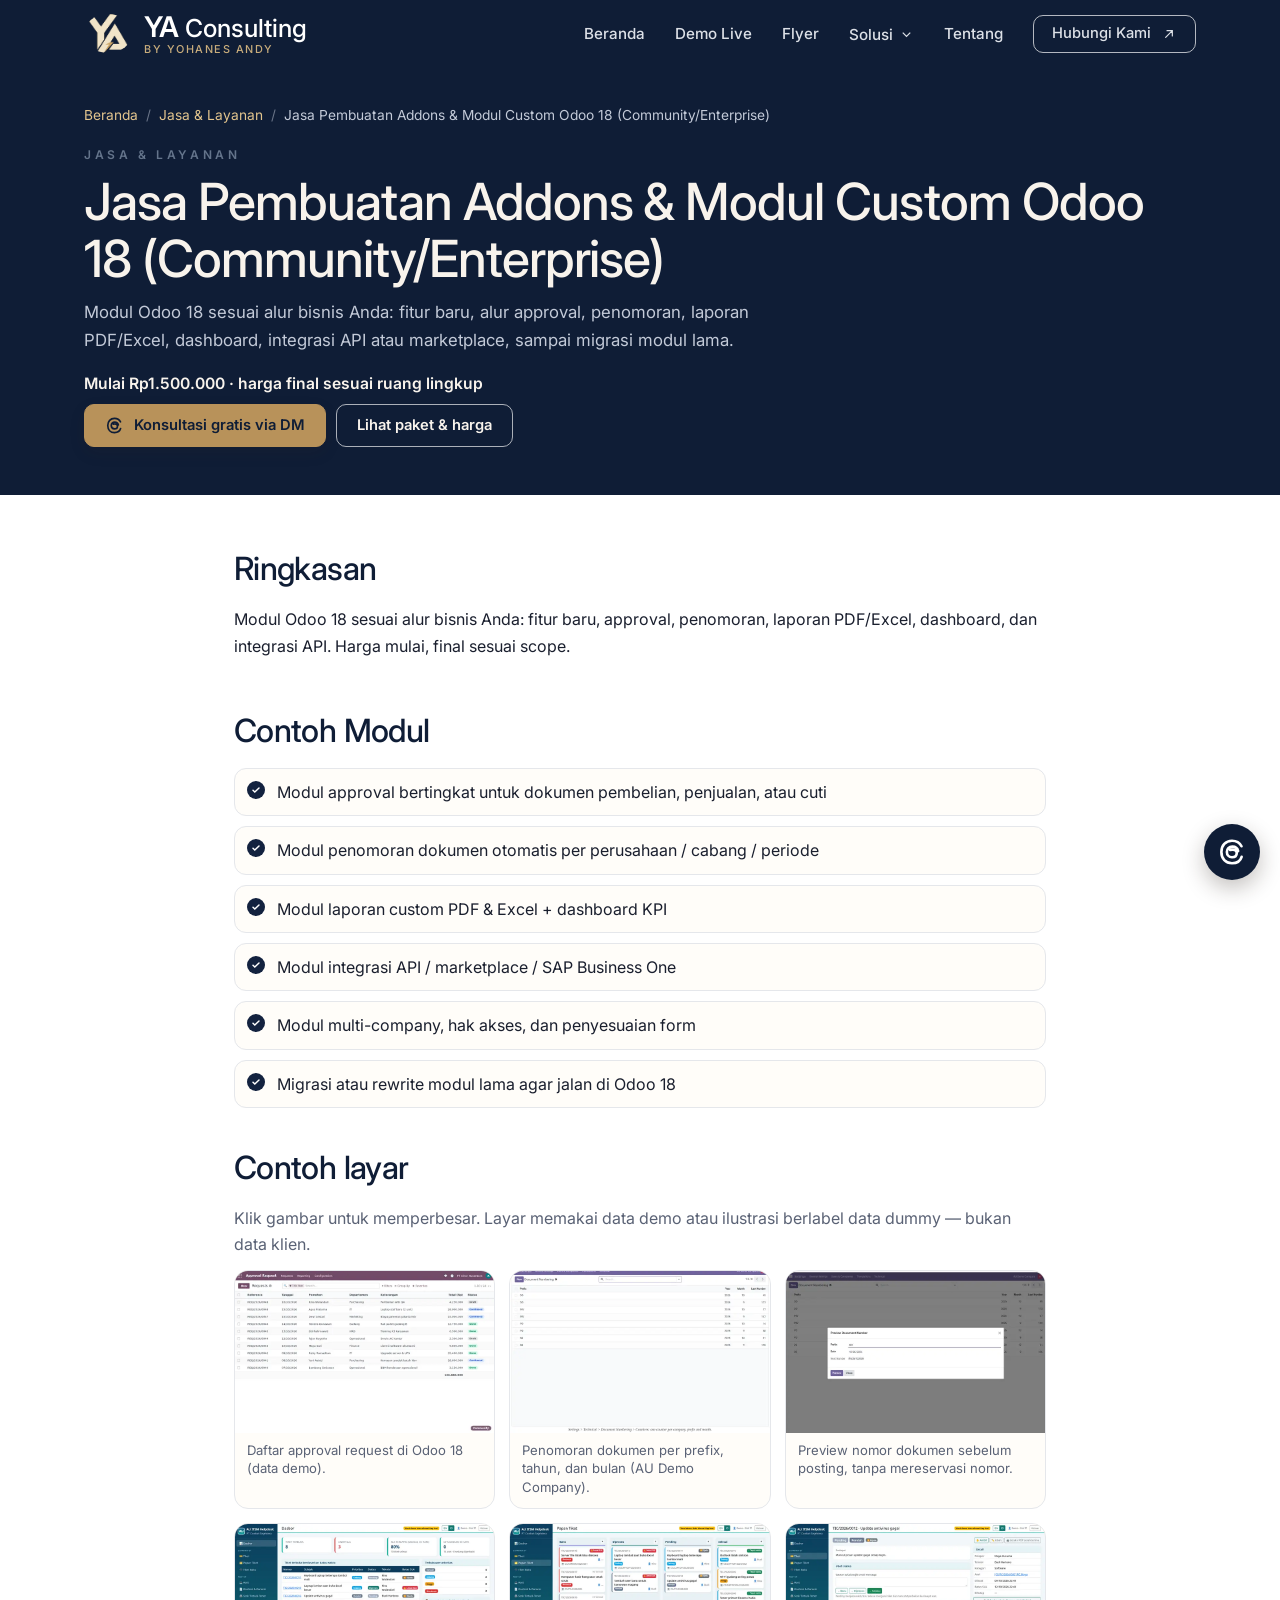
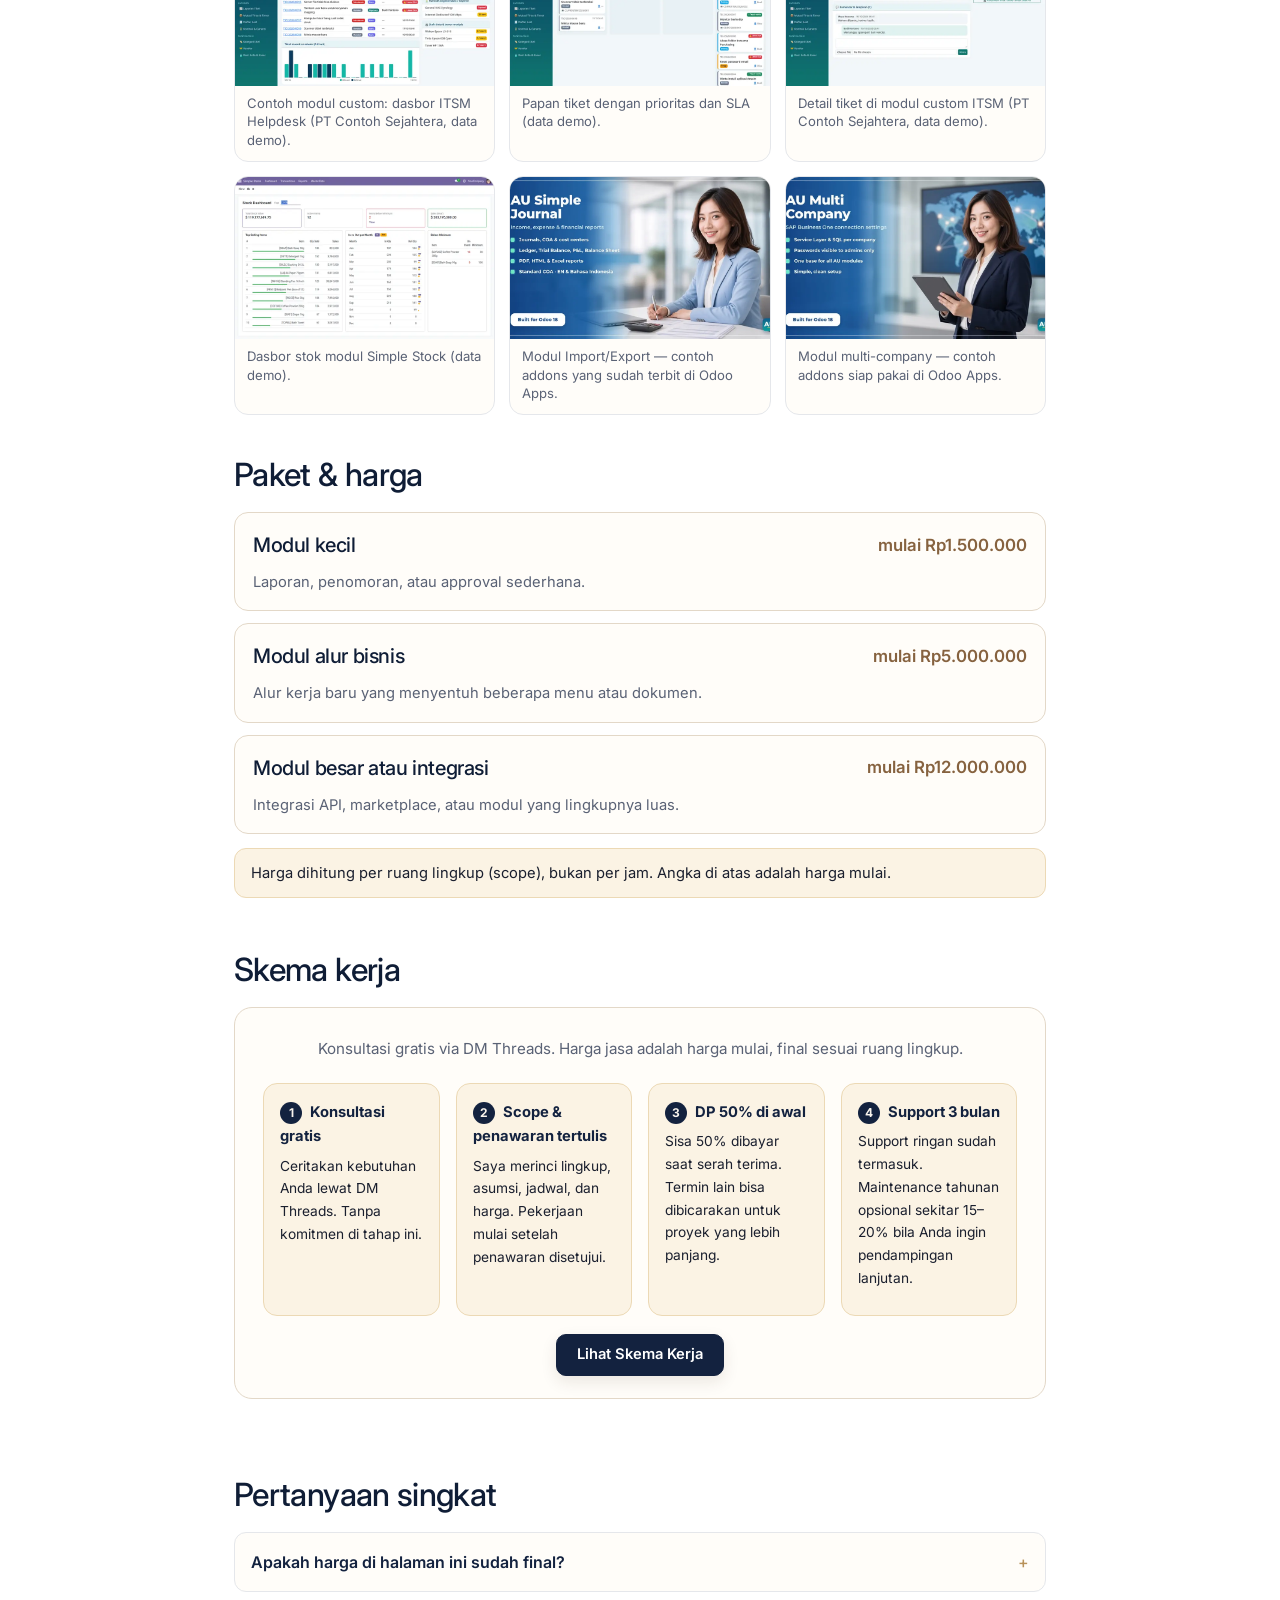
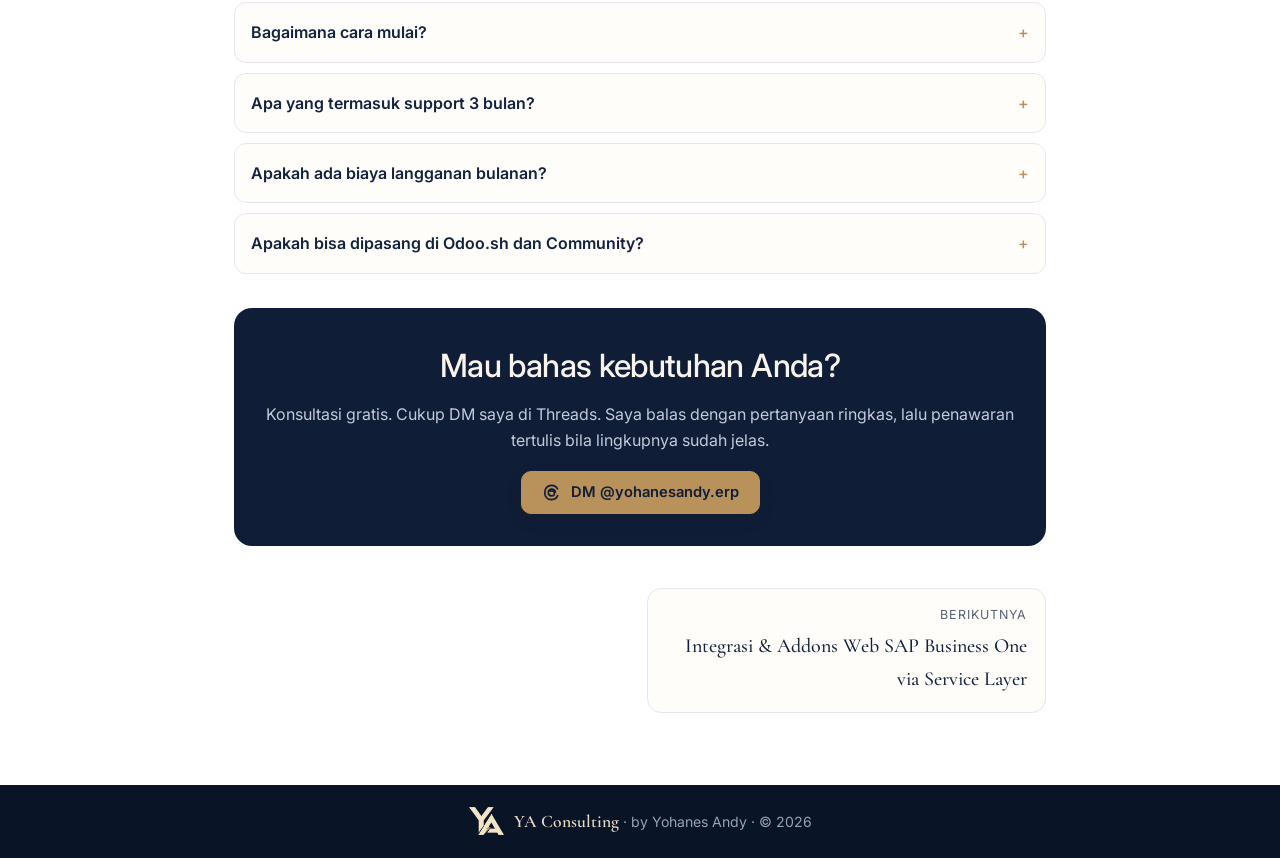
<file: layanan/modul-custom-odoo-18/index.html>
<!doctype html>
<html lang="id">
<head>
<meta charset="utf-8">
<meta name="viewport" content="width=device-width, initial-scale=1">
<title>Jasa Pembuatan Addons &amp; Modul Custom Odoo 18 (Community/Enterprise) | YA Consulting</title>
<meta name="description" content="Modul custom Odoo 18 (Community &amp; Enterprise): laporan, approval, penomoran, integrasi. Harga mulai Rp1,5 juta, final sesuai scope.">
<meta name="theme-color" content="#0f1d36">
<link rel="canonical" href="https://yasoftware.trade/layanan/modul-custom-odoo-18/">
<link rel="icon" href="../../favicon.ico" sizes="any">
<link rel="icon" type="image/png" sizes="32x32" href="../../img/favicon-32.png">
<link rel="apple-touch-icon" href="../../img/apple-touch-icon.png">
<meta property="og:type" content="article">
<meta property="og:site_name" content="YA Consulting · by Yohanes Andy">
<meta property="og:locale" content="id_ID">
<meta property="og:title" content="Jasa Pembuatan Addons &amp; Modul Custom Odoo 18 (Community/Enterprise) | YA Consulting">
<meta property="og:description" content="Modul custom Odoo 18 (Community &amp; Enterprise): laporan, approval, penomoran, integrasi. Harga mulai Rp1,5 juta, final sesuai scope.">
<meta property="og:url" content="https://yasoftware.trade/layanan/modul-custom-odoo-18/">
<meta property="og:image" content="https://yasoftware.trade/img/jasa_odoo_addons.webp">
<meta property="og:image:width" content="1200"><meta property="og:image:height" content="630">
<meta name="twitter:card" content="summary_large_image">
<meta name="twitter:image" content="https://yasoftware.trade/img/jasa_odoo_addons.webp">
<link rel="preconnect" href="https://fonts.googleapis.com"><link rel="preconnect" href="https://fonts.gstatic.com" crossorigin>
<link href="https://fonts.googleapis.com/css2?family=Cormorant+Garamond:ital,wght@0,500;0,600;1,500&family=Inter:wght@400;500;600&display=swap" rel="stylesheet">
<link rel="stylesheet" href="../../site.css?v=20261125a">
</head>
<body class="t-navy">
<header class="nav" id="top"><div class="wrap navin">
<a class="brand" href="../../" aria-label="YA Consulting by Yohanes Andy"><img class="bmark" src="../../img/ya_mark_light.png?v=20261115a" srcset="../../img/ya_mark_light@2x.png?v=20261115a 2x" width="48" height="39" alt=""><span class="btext"><span class="bname"><b>YA</b> Consulting</span><small>by Yohanes Andy</small></span></a>
<button class="burger" aria-label="Menu" aria-expanded="false" onclick="var n=document.querySelector('.links');var o=n.classList.toggle('open');this.setAttribute('aria-expanded',o)"><span></span><span></span><span></span></button>
<nav class="links" onclick="if(event.target.tagName==='A'){this.classList.remove('open')}">
<a href="../../">Beranda</a><a href="../../#demo">Demo Live</a><a href="../../flyer/">Flyer</a>
<div class="dd"><button class="ddbtn" type="button" aria-haspopup="true">Solusi <svg viewBox="0 0 24 24" fill="none" stroke="currentColor" stroke-width="2" aria-hidden="true"><path d="M6 9l6 6 6-6"/></svg></button><div class="ddmenu">
<a href="../../#odoo">Odoo 18 Apps</a>
<a href="../../#aplikasi">Aplikasi Web</a>
<a href="../../#sheets">Google Sheets &amp; Excel</a>
<a href="../../#layanan">Jasa &amp; Layanan</a>
<a href="../../skema-kerja/">Skema Kerja</a>
</div></div>
<a href="../../#tentang">Tentang</a>
<a class="btn btn-sm" href="../../#kontak">Hubungi Kami <svg viewBox="0 0 24 24" fill="none" stroke="currentColor" stroke-width="1.8" stroke-linecap="round" aria-hidden="true"><path d="M7 17 17 7 M9 7h8v8"/></svg></a></nav></div></header>
<main>
<section class="pagehero"><div class="wrap">
<nav class="crumb" aria-label="Jalur navigasi">
<a href="../../">Beranda</a><span aria-hidden="true">/</span>
<a href="../../#layanan">Jasa &amp; Layanan</a><span aria-hidden="true">/</span>
<span>Jasa Pembuatan Addons &amp; Modul Custom Odoo 18 (Community/Enterprise)</span>
</nav>
<p class="eyebrow">Jasa &amp; Layanan</p>
<h1>Jasa Pembuatan Addons &amp; Modul Custom Odoo 18 (Community/Enterprise)</h1>
<p class="lead">Modul Odoo 18 sesuai alur bisnis Anda: fitur baru, alur approval, penomoran, laporan PDF/Excel, dashboard, integrasi API atau marketplace, sampai migrasi modul lama.</p>
<p class="fromprice">Mulai Rp1.500.000 · harga final sesuai ruang lingkup</p>
<div class="phbtns">
<a class="btn" href="https://www.threads.com/@yohanesandy.erp" target="_blank" rel="noopener"><svg viewBox="0 0 24 24" aria-hidden="true" fill="none" stroke="currentColor" stroke-width="2.1" stroke-linecap="round"><path d="M16.9 11.3c-.5-2.4-2.2-3.6-4.6-3.6-2.8 0-4.4 1.9-4.4 4.3 0 2.3 1.6 4.2 4.1 4.2 2.3 0 3.8-1.4 3.8-3.4 0-2.5-2.5-3.1-5.3-2.5"/><path d="M19.6 7.4C18.2 4.6 15.5 3 12 3 6.9 3 3.5 6.6 3.5 12s3.4 9 8.5 9c3.8 0 6.8-1.9 7.7-5.1"/></svg> Konsultasi gratis via DM</a>
<a class="btn btn-outline" href="#paket">Lihat paket &amp; harga</a>
</div>
</div></section>
<section class="art"><div class="wrap artgrid">
<div class="artblock">
<h2>Ringkasan</h2>
<p>Modul Odoo 18 sesuai alur bisnis Anda: fitur baru, approval, penomoran, laporan PDF/Excel, dashboard, dan integrasi API. Harga mulai, final sesuai scope.</p>
</div>
<div class="artblock">
<h2>Contoh Modul</h2>
<ul class="feat"><li>Modul approval bertingkat untuk dokumen pembelian, penjualan, atau cuti</li><li>Modul penomoran dokumen otomatis per perusahaan / cabang / periode</li><li>Modul laporan custom PDF & Excel + dashboard KPI</li><li>Modul integrasi API / marketplace / SAP Business One</li><li>Modul multi-company, hak akses, dan penyesuaian form</li><li>Migrasi atau rewrite modul lama agar jalan di Odoo 18</li></ul>
</div>
<div class="artblock">
<h2>Contoh layar</h2>
<p class="muted">Klik gambar untuk memperbesar. Layar memakai data demo atau ilustrasi berlabel data dummy — bukan data klien.</p>
<div class="gal">
<a href="../../img/layanan/odoo/approval_list.webp" data-full="../../img/layanan/odoo/approval_list.webp" data-caption="Daftar approval request di Odoo 18 (data demo)." data-alt="Daftar approval request di Odoo 18 (data demo)."><img src="../../img/layanan/odoo/approval_list_t.webp" loading="lazy" alt="Daftar approval request di Odoo 18 (data demo)."><span class="cap">Daftar approval request di Odoo 18 (data demo).</span></a>
<a href="../../img/layanan/odoo/numbering_list.webp" data-full="../../img/layanan/odoo/numbering_list.webp" data-caption="Penomoran dokumen per prefix, tahun, dan bulan (AU Demo Company)." data-alt="Penomoran dokumen per prefix, tahun, dan bulan (AU Demo Company)."><img src="../../img/layanan/odoo/numbering_list_t.webp" loading="lazy" alt="Penomoran dokumen per prefix, tahun, dan bulan (AU Demo Company)."><span class="cap">Penomoran dokumen per prefix, tahun, dan bulan (AU Demo Company).</span></a>
<a href="../../img/layanan/odoo/numbering_preview.webp" data-full="../../img/layanan/odoo/numbering_preview.webp" data-caption="Preview nomor dokumen sebelum posting, tanpa mereservasi nomor." data-alt="Preview nomor dokumen sebelum posting, tanpa mereservasi nomor."><img src="../../img/layanan/odoo/numbering_preview_t.webp" loading="lazy" alt="Preview nomor dokumen sebelum posting, tanpa mereservasi nomor."><span class="cap">Preview nomor dokumen sebelum posting, tanpa mereservasi nomor.</span></a>
<a href="../../img/layanan/odoo/itsm_dashboard.webp" data-full="../../img/layanan/odoo/itsm_dashboard.webp" data-caption="Contoh modul custom: dasbor ITSM Helpdesk (PT Contoh Sejahtera, data demo)." data-alt="Contoh modul custom: dasbor ITSM Helpdesk (PT Contoh Sejahtera, data demo)."><img src="../../img/layanan/odoo/itsm_dashboard_t.webp" loading="lazy" alt="Contoh modul custom: dasbor ITSM Helpdesk (PT Contoh Sejahtera, data demo)."><span class="cap">Contoh modul custom: dasbor ITSM Helpdesk (PT Contoh Sejahtera, data demo).</span></a>
<a href="../../img/layanan/odoo/itsm_board.webp" data-full="../../img/layanan/odoo/itsm_board.webp" data-caption="Papan tiket dengan prioritas dan SLA (data demo)." data-alt="Papan tiket dengan prioritas dan SLA (data demo)."><img src="../../img/layanan/odoo/itsm_board_t.webp" loading="lazy" alt="Papan tiket dengan prioritas dan SLA (data demo)."><span class="cap">Papan tiket dengan prioritas dan SLA (data demo).</span></a>
<a href="../../img/layanan/odoo/itsm_detail.webp" data-full="../../img/layanan/odoo/itsm_detail.webp" data-caption="Detail tiket di modul custom ITSM (PT Contoh Sejahtera, data demo)." data-alt="Detail tiket di modul custom ITSM (PT Contoh Sejahtera, data demo)."><img src="../../img/layanan/odoo/itsm_detail_t.webp" loading="lazy" alt="Detail tiket di modul custom ITSM (PT Contoh Sejahtera, data demo)."><span class="cap">Detail tiket di modul custom ITSM (PT Contoh Sejahtera, data demo).</span></a>
<a href="../../img/layanan/odoo/simple_stock_dash.webp" data-full="../../img/layanan/odoo/simple_stock_dash.webp" data-caption="Dasbor stok modul Simple Stock (data demo)." data-alt="Dasbor stok modul Simple Stock (data demo)."><img src="../../img/layanan/odoo/simple_stock_dash_t.webp" loading="lazy" alt="Dasbor stok modul Simple Stock (data demo)."><span class="cap">Dasbor stok modul Simple Stock (data demo).</span></a>
<a href="../../img/odoo_au_inex.webp" data-full="../../img/odoo_au_inex.webp" data-caption="Modul Import/Export — contoh addons yang sudah terbit di Odoo Apps." data-alt="Modul Import/Export — contoh addons yang sudah terbit di Odoo Apps."><img src="../../img/odoo_au_inex.webp" loading="lazy" alt="Modul Import/Export — contoh addons yang sudah terbit di Odoo Apps."><span class="cap">Modul Import/Export — contoh addons yang sudah terbit di Odoo Apps.</span></a>
<a href="../../img/odoo_au_multicompany.webp" data-full="../../img/odoo_au_multicompany.webp" data-caption="Modul multi-company — contoh addons siap pakai di Odoo Apps." data-alt="Modul multi-company — contoh addons siap pakai di Odoo Apps."><img src="../../img/odoo_au_multicompany.webp" loading="lazy" alt="Modul multi-company — contoh addons siap pakai di Odoo Apps."><span class="cap">Modul multi-company — contoh addons siap pakai di Odoo Apps.</span></a>
</div>
</div>
<div class="artblock" id="paket">
<h2>Paket &amp; harga</h2>
<div class="pkggrid"><div class="pkg"><h3>Modul kecil</h3><span class="amt">mulai Rp1.500.000</span><p>Laporan, penomoran, atau approval sederhana.</p></div><div class="pkg"><h3>Modul alur bisnis</h3><span class="amt">mulai Rp5.000.000</span><p>Alur kerja baru yang menyentuh beberapa menu atau dokumen.</p></div><div class="pkg"><h3>Modul besar atau integrasi</h3><span class="amt">mulai Rp12.000.000</span><p>Integrasi API, marketplace, atau modul yang lingkupnya luas.</p></div></div>
<p class="note" style="margin-top:14px">Harga dihitung per ruang lingkup (scope), bukan per jam. Angka di atas adalah harga mulai.</p>
</div>
<div class="artblock">
<h2>Skema kerja</h2>
<div class="skemateaser"><p class="sklead">Konsultasi gratis via DM Threads. Harga jasa adalah harga mulai, final sesuai ruang lingkup.</p><ol class="sksteps"><li><b><span>1</span>Konsultasi gratis</b><p>Ceritakan kebutuhan Anda lewat DM Threads. Tanpa komitmen di tahap ini.</p></li><li><b><span>2</span>Scope &amp; penawaran tertulis</b><p>Saya merinci lingkup, asumsi, jadwal, dan harga. Pekerjaan mulai setelah penawaran disetujui.</p></li><li><b><span>3</span>DP 50% di awal</b><p>Sisa 50% dibayar saat serah terima. Termin lain bisa dibicarakan untuk proyek yang lebih panjang.</p></li><li><b><span>4</span>Support 3 bulan</b><p>Support ringan sudah termasuk. Maintenance tahunan opsional sekitar 15–20% bila Anda ingin pendampingan lanjutan.</p></li></ol><p class="skmore"><a class="btn" href="../../skema-kerja/">Lihat Skema Kerja</a></p></div>
</div>
<div class="artblock">
<h2>Pertanyaan singkat</h2>
<div class="faqlist"><details><summary>Apakah harga di halaman ini sudah final?</summary><p>Belum. Angka di situs adalah harga mulai. Harga final saya kirim lewat penawaran tertulis setelah ruang lingkup (scope) disepakati.</p></details><details><summary>Bagaimana cara mulai?</summary><p>Cukup DM saya di Threads untuk konsultasi gratis. Setelah kebutuhan jelas, saya buatkan ringkasan scope dan penawaran tertulis.</p></details><details><summary>Apa yang termasuk support 3 bulan?</summary><p>Perbaikan bug dari pekerjaan yang sudah diserahkan, pertanyaan pemakaian, dan penyesuaian kecil. Perubahan lingkup baru dihitung terpisah.</p></details><details><summary>Apakah ada biaya langganan bulanan?</summary><p>Untuk pengerjaan jasa, tidak ada biaya langganan. Support ringan 3 bulan sudah termasuk. Maintenance tahunan bersifat opsional, sekitar 15–20% per tahun. Untuk aplikasi custom, biaya hosting dihitung terpisah jika Anda ingin saya yang kelola.</p></details><details><summary>Apakah bisa dipasang di Odoo.sh dan Community?</summary><p>Bisa. Saya sesuaikan modul dengan edisi yang Anda pakai (Community, Enterprise, atau Odoo.sh).</p></details></div>
</div>
<div class="cta-band">
<h2>Mau bahas kebutuhan Anda?</h2>
<p>Konsultasi gratis. Cukup DM saya di Threads. Saya balas dengan pertanyaan ringkas, lalu penawaran tertulis bila lingkupnya sudah jelas.</p>
<a class="btn" href="https://www.threads.com/@yohanesandy.erp" target="_blank" rel="noopener"><svg viewBox="0 0 24 24" aria-hidden="true" fill="none" stroke="currentColor" stroke-width="2.1" stroke-linecap="round"><path d="M16.9 11.3c-.5-2.4-2.2-3.6-4.6-3.6-2.8 0-4.4 1.9-4.4 4.3 0 2.3 1.6 4.2 4.1 4.2 2.3 0 3.8-1.4 3.8-3.4 0-2.5-2.5-3.1-5.3-2.5"/><path d="M19.6 7.4C18.2 4.6 15.5 3 12 3 6.9 3 3.5 6.6 3.5 12s3.4 9 8.5 9c3.8 0 6.8-1.9 7.7-5.1"/></svg> DM @yohanesandy.erp</a>
</div>
<div class="pager"><div></div><a class="next" href="../../layanan/integrasi-sap-b1/"><small>Berikutnya</small><b>Integrasi &amp; Addons Web SAP Business One via Service Layer</b></a></div>
</div></section>
</main>
<footer><div class="wrap fbrand"><img src="../../img/ya_mark_light.png?v=20261115a" srcset="../../img/ya_mark_light@2x.png?v=20261115a 2x" width="35" height="28" alt="YA Consulting"><span><b>YA Consulting</b> · by Yohanes Andy · © 2026</span></div></footer>
<a class="fab" href="https://www.threads.com/@yohanesandy.erp" target="_blank" rel="noopener" aria-label="DM di Threads"><svg viewBox="0 0 24 24" aria-hidden="true" fill="none" stroke="currentColor" stroke-width="2.1" stroke-linecap="round"><path d="M16.9 11.3c-.5-2.4-2.2-3.6-4.6-3.6-2.8 0-4.4 1.9-4.4 4.3 0 2.3 1.6 4.2 4.1 4.2 2.3 0 3.8-1.4 3.8-3.4 0-2.5-2.5-3.1-5.3-2.5"/><path d="M19.6 7.4C18.2 4.6 15.5 3 12 3 6.9 3 3.5 6.6 3.5 12s3.4 9 8.5 9c3.8 0 6.8-1.9 7.7-5.1"/></svg></a>
<script type="application/ld+json">{"@context": "https://schema.org", "@type": "Service", "name": "Jasa Pembuatan Addons & Modul Custom Odoo 18 (Community/Enterprise)", "description": "Modul Odoo 18 sesuai alur bisnis Anda: fitur baru, approval, penomoran, laporan, dashboard, integrasi API. Harga mulai, final sesuai scope.", "provider": {"@type": "Organization", "name": "YA Consulting", "url": "https://yasoftware.trade/"}, "areaServed": "ID", "url": "https://yasoftware.trade/layanan/modul-custom-odoo-18/", "offers": {"@type": "Offer", "priceCurrency": "IDR", "price": "1500000", "description": "Harga mulai, final sesuai ruang lingkup"}}</script>
<script src="../../layanan.js?v=20261125a"></script>
</body></html>
</file>
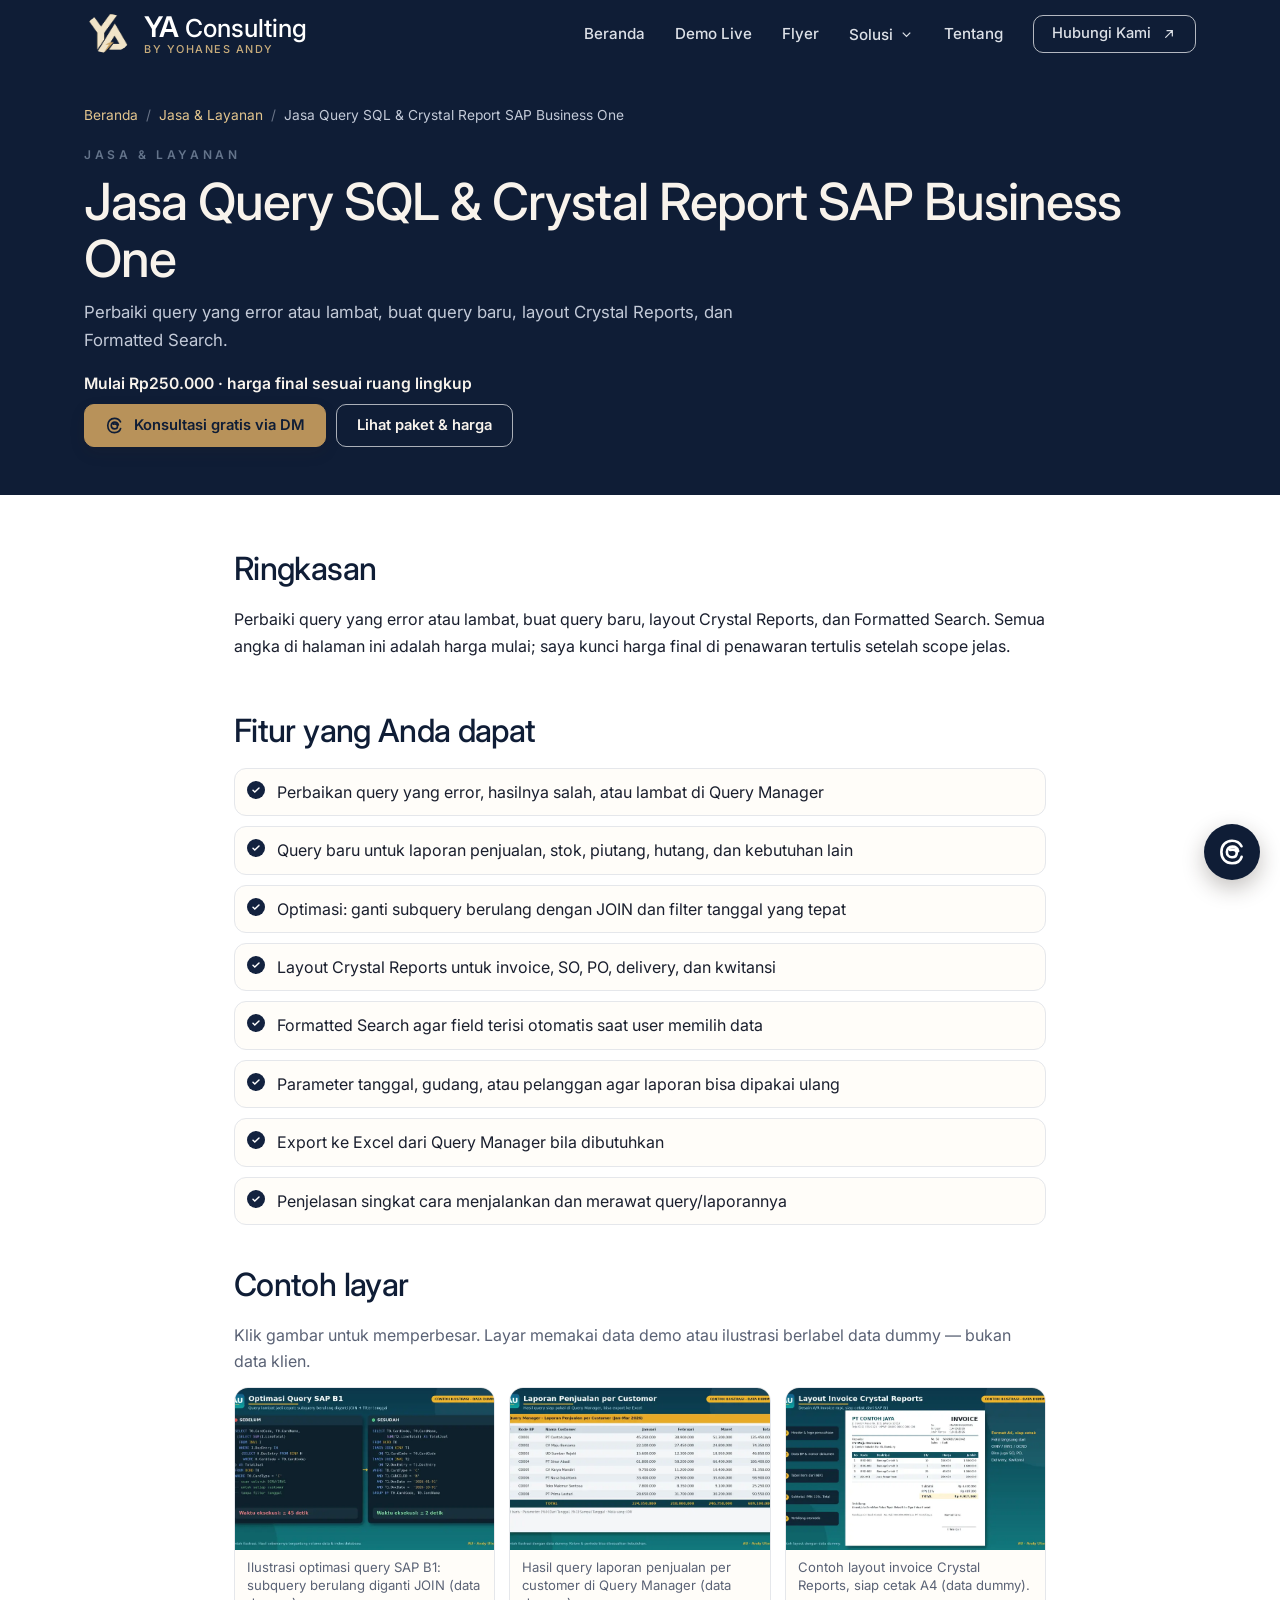
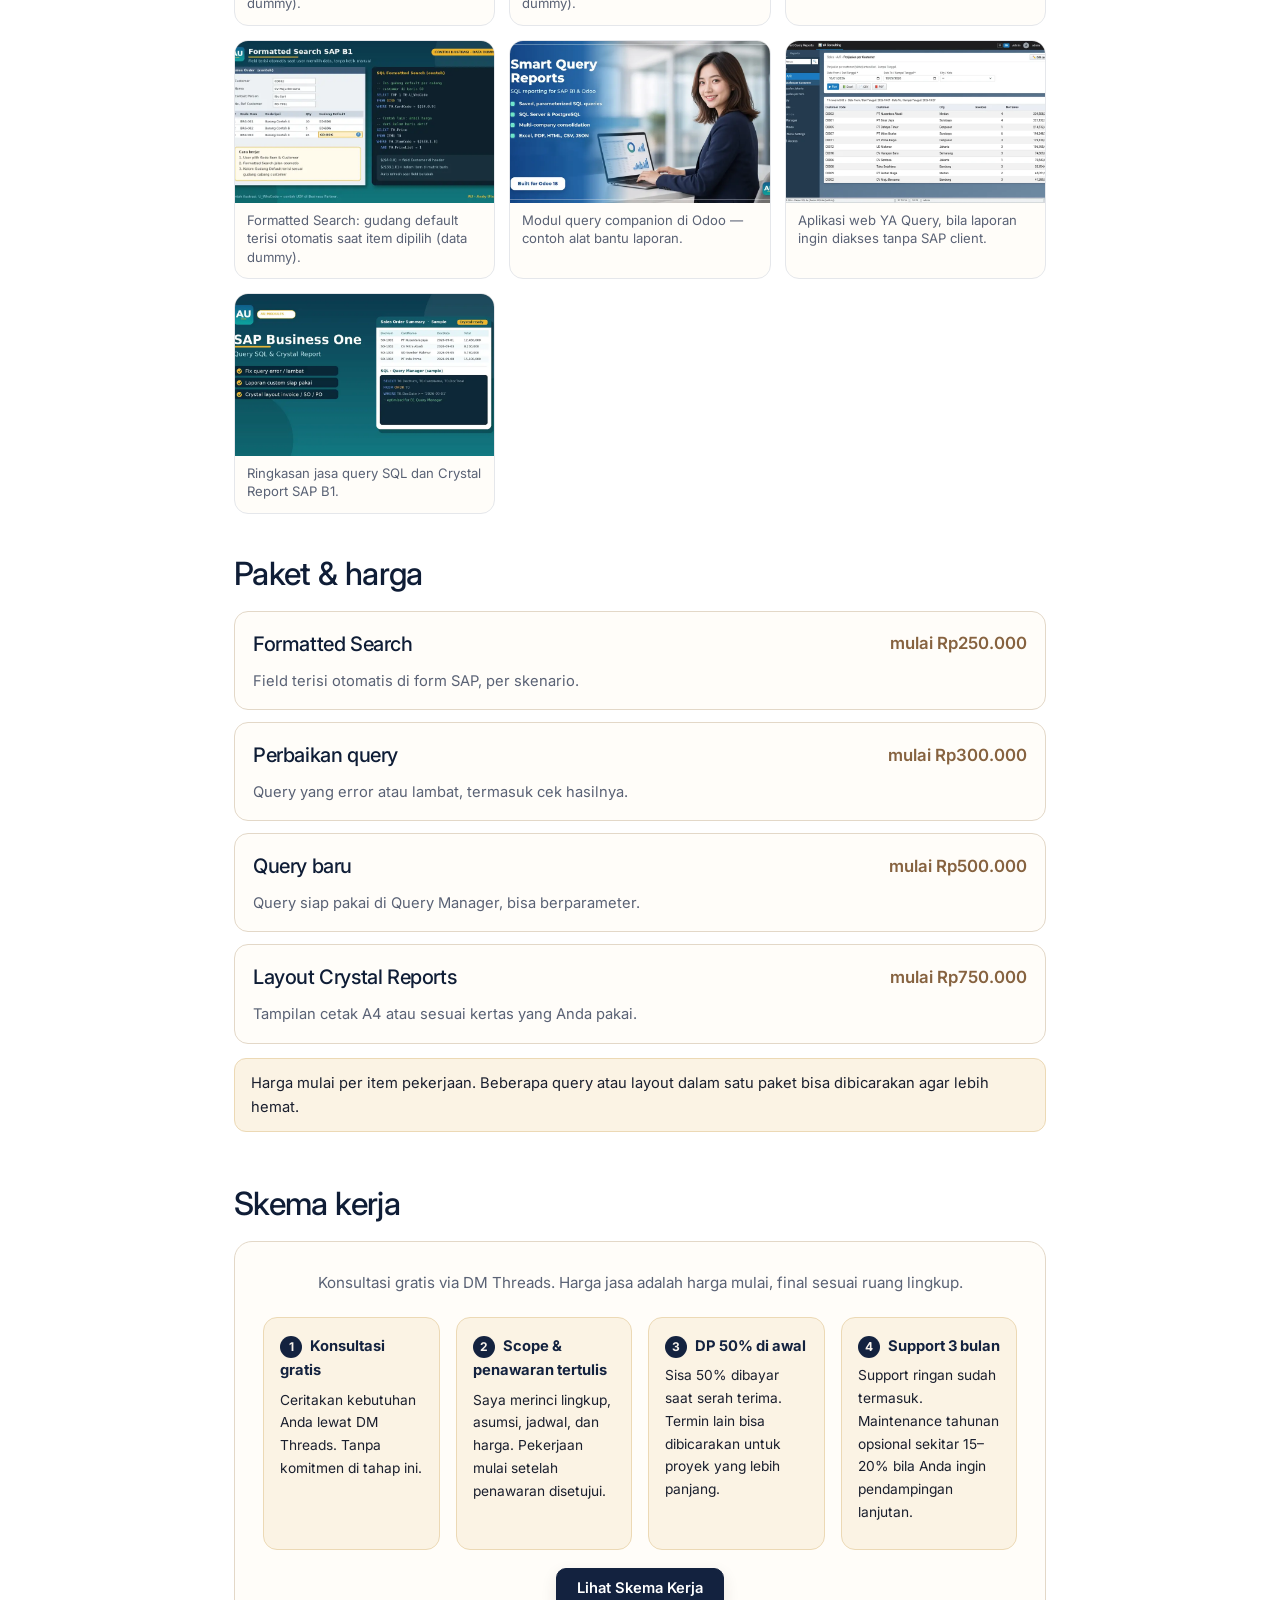
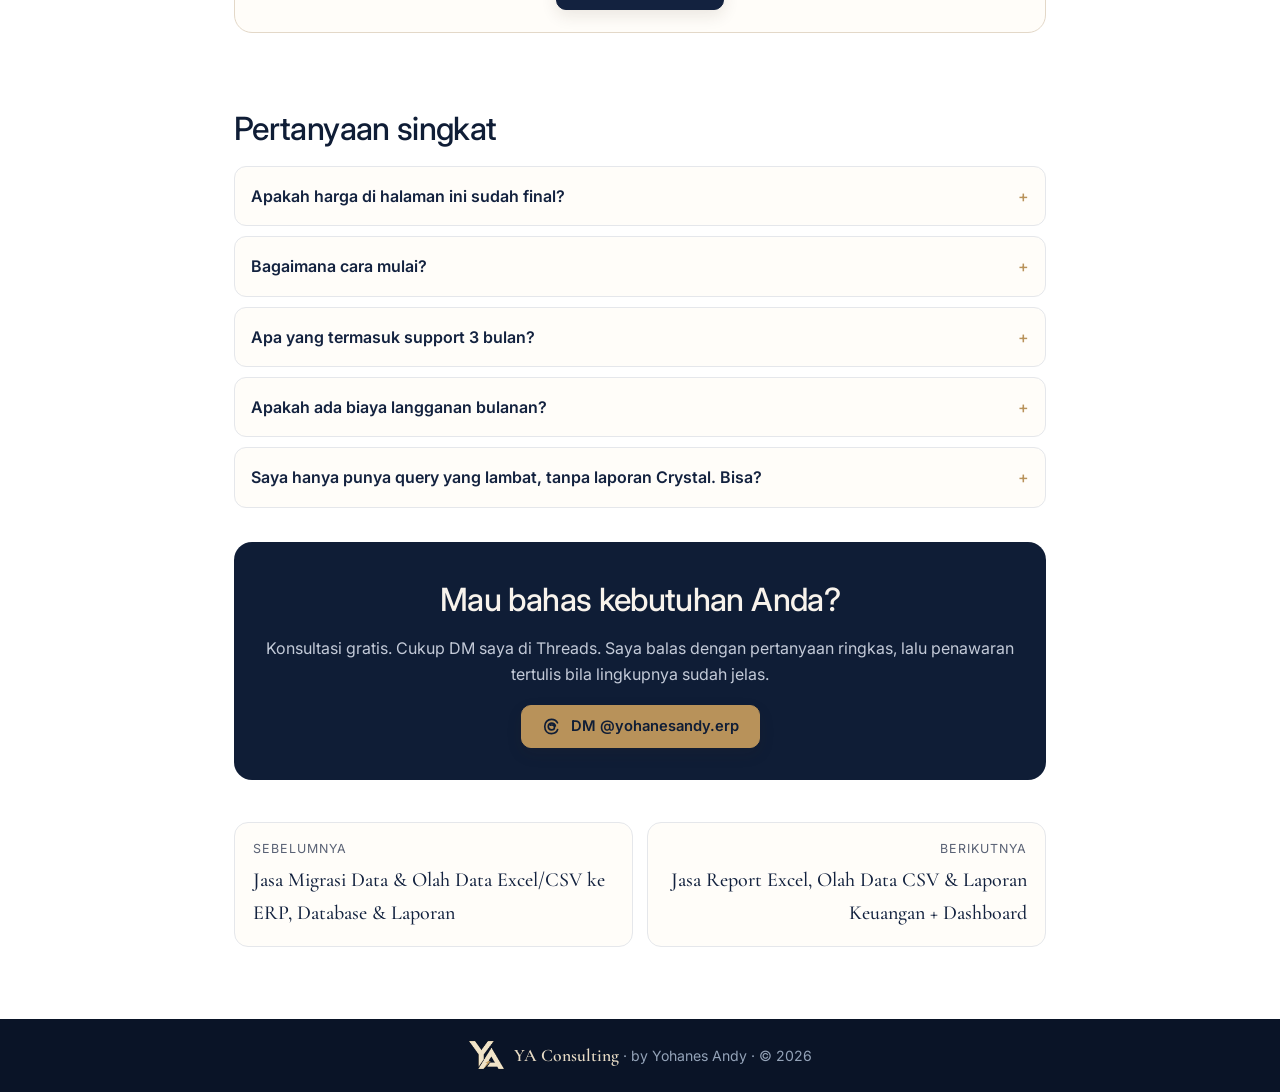
<file: layanan/query-crystal-sap-b1/index.html>
<!doctype html>
<html lang="id">
<head>
<meta charset="utf-8">
<meta name="viewport" content="width=device-width, initial-scale=1">
<title>Jasa Query SQL &amp; Crystal Report SAP Business One | YA Consulting</title>
<meta name="description" content="Jasa query SQL dan Crystal Report SAP B1: Formatted Search mulai Rp250 ribu, perbaikan query mulai Rp300 ribu, layout Crystal mulai Rp750 ribu.">
<meta name="theme-color" content="#0f1d36">
<link rel="canonical" href="https://yasoftware.trade/layanan/query-crystal-sap-b1/">
<link rel="icon" href="../../favicon.ico" sizes="any">
<link rel="icon" type="image/png" sizes="32x32" href="../../img/favicon-32.png">
<link rel="apple-touch-icon" href="../../img/apple-touch-icon.png">
<meta property="og:type" content="article">
<meta property="og:site_name" content="YA Consulting · by Yohanes Andy">
<meta property="og:locale" content="id_ID">
<meta property="og:title" content="Jasa Query SQL &amp; Crystal Report SAP Business One | YA Consulting">
<meta property="og:description" content="Jasa query SQL dan Crystal Report SAP B1: Formatted Search mulai Rp250 ribu, perbaikan query mulai Rp300 ribu, layout Crystal mulai Rp750 ribu.">
<meta property="og:url" content="https://yasoftware.trade/layanan/query-crystal-sap-b1/">
<meta property="og:image" content="https://yasoftware.trade/img/jasa_sap_query.webp">
<meta property="og:image:width" content="1200"><meta property="og:image:height" content="630">
<meta name="twitter:card" content="summary_large_image">
<meta name="twitter:image" content="https://yasoftware.trade/img/jasa_sap_query.webp">
<link rel="preconnect" href="https://fonts.googleapis.com"><link rel="preconnect" href="https://fonts.gstatic.com" crossorigin>
<link href="https://fonts.googleapis.com/css2?family=Cormorant+Garamond:ital,wght@0,500;0,600;1,500&family=Inter:wght@400;500;600&display=swap" rel="stylesheet">
<link rel="stylesheet" href="../../site.css?v=20261125a">
</head>
<body class="t-navy">
<header class="nav" id="top"><div class="wrap navin">
<a class="brand" href="../../" aria-label="YA Consulting by Yohanes Andy"><img class="bmark" src="../../img/ya_mark_light.png?v=20261115a" srcset="../../img/ya_mark_light@2x.png?v=20261115a 2x" width="48" height="39" alt=""><span class="btext"><span class="bname"><b>YA</b> Consulting</span><small>by Yohanes Andy</small></span></a>
<button class="burger" aria-label="Menu" aria-expanded="false" onclick="var n=document.querySelector('.links');var o=n.classList.toggle('open');this.setAttribute('aria-expanded',o)"><span></span><span></span><span></span></button>
<nav class="links" onclick="if(event.target.tagName==='A'){this.classList.remove('open')}">
<a href="../../">Beranda</a><a href="../../#demo">Demo Live</a><a href="../../flyer/">Flyer</a>
<div class="dd"><button class="ddbtn" type="button" aria-haspopup="true">Solusi <svg viewBox="0 0 24 24" fill="none" stroke="currentColor" stroke-width="2" aria-hidden="true"><path d="M6 9l6 6 6-6"/></svg></button><div class="ddmenu">
<a href="../../#odoo">Odoo 18 Apps</a>
<a href="../../#aplikasi">Aplikasi Web</a>
<a href="../../#sheets">Google Sheets &amp; Excel</a>
<a href="../../#layanan">Jasa &amp; Layanan</a>
<a href="../../skema-kerja/">Skema Kerja</a>
</div></div>
<a href="../../#tentang">Tentang</a>
<a class="btn btn-sm" href="../../#kontak">Hubungi Kami <svg viewBox="0 0 24 24" fill="none" stroke="currentColor" stroke-width="1.8" stroke-linecap="round" aria-hidden="true"><path d="M7 17 17 7 M9 7h8v8"/></svg></a></nav></div></header>
<main>
<section class="pagehero"><div class="wrap">
<nav class="crumb" aria-label="Jalur navigasi">
<a href="../../">Beranda</a><span aria-hidden="true">/</span>
<a href="../../#layanan">Jasa &amp; Layanan</a><span aria-hidden="true">/</span>
<span>Jasa Query SQL &amp; Crystal Report SAP Business One</span>
</nav>
<p class="eyebrow">Jasa &amp; Layanan</p>
<h1>Jasa Query SQL &amp; Crystal Report SAP Business One</h1>
<p class="lead">Perbaiki query yang error atau lambat, buat query baru, layout Crystal Reports, dan Formatted Search.</p>
<p class="fromprice">Mulai Rp250.000 · harga final sesuai ruang lingkup</p>
<div class="phbtns">
<a class="btn" href="https://www.threads.com/@yohanesandy.erp" target="_blank" rel="noopener"><svg viewBox="0 0 24 24" aria-hidden="true" fill="none" stroke="currentColor" stroke-width="2.1" stroke-linecap="round"><path d="M16.9 11.3c-.5-2.4-2.2-3.6-4.6-3.6-2.8 0-4.4 1.9-4.4 4.3 0 2.3 1.6 4.2 4.1 4.2 2.3 0 3.8-1.4 3.8-3.4 0-2.5-2.5-3.1-5.3-2.5"/><path d="M19.6 7.4C18.2 4.6 15.5 3 12 3 6.9 3 3.5 6.6 3.5 12s3.4 9 8.5 9c3.8 0 6.8-1.9 7.7-5.1"/></svg> Konsultasi gratis via DM</a>
<a class="btn btn-outline" href="#paket">Lihat paket &amp; harga</a>
</div>
</div></section>
<section class="art"><div class="wrap artgrid">
<div class="artblock">
<h2>Ringkasan</h2>
<p>Perbaiki query yang error atau lambat, buat query baru, layout Crystal Reports, dan Formatted Search. Semua angka di halaman ini adalah harga mulai; saya kunci harga final di penawaran tertulis setelah scope jelas.</p>
</div>
<div class="artblock">
<h2>Fitur yang Anda dapat</h2>
<ul class="feat"><li>Perbaikan query yang error, hasilnya salah, atau lambat di Query Manager</li><li>Query baru untuk laporan penjualan, stok, piutang, hutang, dan kebutuhan lain</li><li>Optimasi: ganti subquery berulang dengan JOIN dan filter tanggal yang tepat</li><li>Layout Crystal Reports untuk invoice, SO, PO, delivery, dan kwitansi</li><li>Formatted Search agar field terisi otomatis saat user memilih data</li><li>Parameter tanggal, gudang, atau pelanggan agar laporan bisa dipakai ulang</li><li>Export ke Excel dari Query Manager bila dibutuhkan</li><li>Penjelasan singkat cara menjalankan dan merawat query/laporannya</li></ul>
</div>
<div class="artblock">
<h2>Contoh layar</h2>
<p class="muted">Klik gambar untuk memperbesar. Layar memakai data demo atau ilustrasi berlabel data dummy — bukan data klien.</p>
<div class="gal">
<a href="../../img/layanan/query/port1_optimasi_query.webp" data-full="../../img/layanan/query/port1_optimasi_query.webp" data-caption="Ilustrasi optimasi query SAP B1: subquery berulang diganti JOIN (data dummy)." data-alt="Ilustrasi optimasi query SAP B1: subquery berulang diganti JOIN (data dummy)."><img src="../../img/layanan/query/port1_optimasi_query_t.webp" loading="lazy" alt="Ilustrasi optimasi query SAP B1: subquery berulang diganti JOIN (data dummy)."><span class="cap">Ilustrasi optimasi query SAP B1: subquery berulang diganti JOIN (data dummy).</span></a>
<a href="../../img/layanan/query/port2_laporan_penjualan.webp" data-full="../../img/layanan/query/port2_laporan_penjualan.webp" data-caption="Hasil query laporan penjualan per customer di Query Manager (data dummy)." data-alt="Hasil query laporan penjualan per customer di Query Manager (data dummy)."><img src="../../img/layanan/query/port2_laporan_penjualan_t.webp" loading="lazy" alt="Hasil query laporan penjualan per customer di Query Manager (data dummy)."><span class="cap">Hasil query laporan penjualan per customer di Query Manager (data dummy).</span></a>
<a href="../../img/layanan/query/port3_crystal_invoice.webp" data-full="../../img/layanan/query/port3_crystal_invoice.webp" data-caption="Contoh layout invoice Crystal Reports, siap cetak A4 (data dummy)." data-alt="Contoh layout invoice Crystal Reports, siap cetak A4 (data dummy)."><img src="../../img/layanan/query/port3_crystal_invoice_t.webp" loading="lazy" alt="Contoh layout invoice Crystal Reports, siap cetak A4 (data dummy)."><span class="cap">Contoh layout invoice Crystal Reports, siap cetak A4 (data dummy).</span></a>
<a href="../../img/layanan/query/port4_formatted_search.webp" data-full="../../img/layanan/query/port4_formatted_search.webp" data-caption="Formatted Search: gudang default terisi otomatis saat item dipilih (data dummy)." data-alt="Formatted Search: gudang default terisi otomatis saat item dipilih (data dummy)."><img src="../../img/layanan/query/port4_formatted_search_t.webp" loading="lazy" alt="Formatted Search: gudang default terisi otomatis saat item dipilih (data dummy)."><span class="cap">Formatted Search: gudang default terisi otomatis saat item dipilih (data dummy).</span></a>
<a href="../../img/odoo_au_query.webp" data-full="../../img/odoo_au_query.webp" data-caption="Modul query companion di Odoo — contoh alat bantu laporan." data-alt="Modul query companion di Odoo — contoh alat bantu laporan."><img src="../../img/odoo_au_query.webp" loading="lazy" alt="Modul query companion di Odoo — contoh alat bantu laporan."><span class="cap">Modul query companion di Odoo — contoh alat bantu laporan.</span></a>
<a href="../../img/web_query.webp" data-full="../../img/web_query.webp" data-caption="Aplikasi web YA Query, bila laporan ingin diakses tanpa SAP client." data-alt="Aplikasi web YA Query, bila laporan ingin diakses tanpa SAP client."><img src="../../img/web_query.webp" loading="lazy" alt="Aplikasi web YA Query, bila laporan ingin diakses tanpa SAP client."><span class="cap">Aplikasi web YA Query, bila laporan ingin diakses tanpa SAP client.</span></a>
<a href="../../img/jasa_sap_query.webp" data-full="../../img/jasa_sap_query.webp" data-caption="Ringkasan jasa query SQL dan Crystal Report SAP B1." data-alt="Ringkasan jasa query SQL dan Crystal Report SAP B1."><img src="../../img/jasa_sap_query.webp" loading="lazy" alt="Ringkasan jasa query SQL dan Crystal Report SAP B1."><span class="cap">Ringkasan jasa query SQL dan Crystal Report SAP B1.</span></a>
</div>
</div>
<div class="artblock" id="paket">
<h2>Paket &amp; harga</h2>
<div class="pkggrid"><div class="pkg"><h3>Formatted Search</h3><span class="amt">mulai Rp250.000</span><p>Field terisi otomatis di form SAP, per skenario.</p></div><div class="pkg"><h3>Perbaikan query</h3><span class="amt">mulai Rp300.000</span><p>Query yang error atau lambat, termasuk cek hasilnya.</p></div><div class="pkg"><h3>Query baru</h3><span class="amt">mulai Rp500.000</span><p>Query siap pakai di Query Manager, bisa berparameter.</p></div><div class="pkg"><h3>Layout Crystal Reports</h3><span class="amt">mulai Rp750.000</span><p>Tampilan cetak A4 atau sesuai kertas yang Anda pakai.</p></div></div>
<p class="note" style="margin-top:14px">Harga mulai per item pekerjaan. Beberapa query atau layout dalam satu paket bisa dibicarakan agar lebih hemat.</p>
</div>
<div class="artblock">
<h2>Skema kerja</h2>
<div class="skemateaser"><p class="sklead">Konsultasi gratis via DM Threads. Harga jasa adalah harga mulai, final sesuai ruang lingkup.</p><ol class="sksteps"><li><b><span>1</span>Konsultasi gratis</b><p>Ceritakan kebutuhan Anda lewat DM Threads. Tanpa komitmen di tahap ini.</p></li><li><b><span>2</span>Scope &amp; penawaran tertulis</b><p>Saya merinci lingkup, asumsi, jadwal, dan harga. Pekerjaan mulai setelah penawaran disetujui.</p></li><li><b><span>3</span>DP 50% di awal</b><p>Sisa 50% dibayar saat serah terima. Termin lain bisa dibicarakan untuk proyek yang lebih panjang.</p></li><li><b><span>4</span>Support 3 bulan</b><p>Support ringan sudah termasuk. Maintenance tahunan opsional sekitar 15–20% bila Anda ingin pendampingan lanjutan.</p></li></ol><p class="skmore"><a class="btn" href="../../skema-kerja/">Lihat Skema Kerja</a></p></div>
</div>
<div class="artblock">
<h2>Pertanyaan singkat</h2>
<div class="faqlist"><details><summary>Apakah harga di halaman ini sudah final?</summary><p>Belum. Angka di situs adalah harga mulai. Harga final saya kirim lewat penawaran tertulis setelah ruang lingkup (scope) disepakati.</p></details><details><summary>Bagaimana cara mulai?</summary><p>Cukup DM saya di Threads untuk konsultasi gratis. Setelah kebutuhan jelas, saya buatkan ringkasan scope dan penawaran tertulis.</p></details><details><summary>Apa yang termasuk support 3 bulan?</summary><p>Perbaikan bug dari pekerjaan yang sudah diserahkan, pertanyaan pemakaian, dan penyesuaian kecil. Perubahan lingkup baru dihitung terpisah.</p></details><details><summary>Apakah ada biaya langganan bulanan?</summary><p>Untuk pengerjaan jasa, tidak ada biaya langganan. Support ringan 3 bulan sudah termasuk. Maintenance tahunan bersifat opsional, sekitar 15–20% per tahun. Untuk aplikasi custom, biaya hosting dihitung terpisah jika Anda ingin saya yang kelola.</p></details><details><summary>Saya hanya punya query yang lambat, tanpa laporan Crystal. Bisa?</summary><p>Bisa. Perbaikan atau pembuatan query tidak harus disertai Crystal Reports. Formatted Search juga bisa dikerjakan terpisah.</p></details></div>
</div>
<div class="cta-band">
<h2>Mau bahas kebutuhan Anda?</h2>
<p>Konsultasi gratis. Cukup DM saya di Threads. Saya balas dengan pertanyaan ringkas, lalu penawaran tertulis bila lingkupnya sudah jelas.</p>
<a class="btn" href="https://www.threads.com/@yohanesandy.erp" target="_blank" rel="noopener"><svg viewBox="0 0 24 24" aria-hidden="true" fill="none" stroke="currentColor" stroke-width="2.1" stroke-linecap="round"><path d="M16.9 11.3c-.5-2.4-2.2-3.6-4.6-3.6-2.8 0-4.4 1.9-4.4 4.3 0 2.3 1.6 4.2 4.1 4.2 2.3 0 3.8-1.4 3.8-3.4 0-2.5-2.5-3.1-5.3-2.5"/><path d="M19.6 7.4C18.2 4.6 15.5 3 12 3 6.9 3 3.5 6.6 3.5 12s3.4 9 8.5 9c3.8 0 6.8-1.9 7.7-5.1"/></svg> DM @yohanesandy.erp</a>
</div>
<div class="pager"><a href="../../layanan/migrasi-excel-csv/"><small>Sebelumnya</small><b>Jasa Migrasi Data &amp; Olah Data Excel/CSV ke ERP, Database &amp; Laporan</b></a><a class="next" href="../../layanan/report-excel-dashboard/"><small>Berikutnya</small><b>Jasa Report Excel, Olah Data CSV &amp; Laporan Keuangan + Dashboard</b></a></div>
</div></section>
</main>
<footer><div class="wrap fbrand"><img src="../../img/ya_mark_light.png?v=20261115a" srcset="../../img/ya_mark_light@2x.png?v=20261115a 2x" width="35" height="28" alt="YA Consulting"><span><b>YA Consulting</b> · by Yohanes Andy · © 2026</span></div></footer>
<a class="fab" href="https://www.threads.com/@yohanesandy.erp" target="_blank" rel="noopener" aria-label="DM di Threads"><svg viewBox="0 0 24 24" aria-hidden="true" fill="none" stroke="currentColor" stroke-width="2.1" stroke-linecap="round"><path d="M16.9 11.3c-.5-2.4-2.2-3.6-4.6-3.6-2.8 0-4.4 1.9-4.4 4.3 0 2.3 1.6 4.2 4.1 4.2 2.3 0 3.8-1.4 3.8-3.4 0-2.5-2.5-3.1-5.3-2.5"/><path d="M19.6 7.4C18.2 4.6 15.5 3 12 3 6.9 3 3.5 6.6 3.5 12s3.4 9 8.5 9c3.8 0 6.8-1.9 7.7-5.1"/></svg></a>
<script type="application/ld+json">{"@context": "https://schema.org", "@type": "Service", "name": "Jasa Query SQL & Crystal Report SAP Business One", "description": "Jasa query SQL dan Crystal Report SAP B1: Formatted Search mulai Rp250 ribu, perbaikan query mulai Rp300 ribu, layout Crystal mulai Rp750 ribu.", "provider": {"@type": "Organization", "name": "YA Consulting", "url": "https://yasoftware.trade/"}, "areaServed": "ID", "url": "https://yasoftware.trade/layanan/query-crystal-sap-b1/", "offers": {"@type": "Offer", "priceCurrency": "IDR", "price": "250000", "description": "Harga mulai, final sesuai ruang lingkup"}}</script>
<script src="../../layanan.js?v=20261125a"></script>
</body></html>
</file>
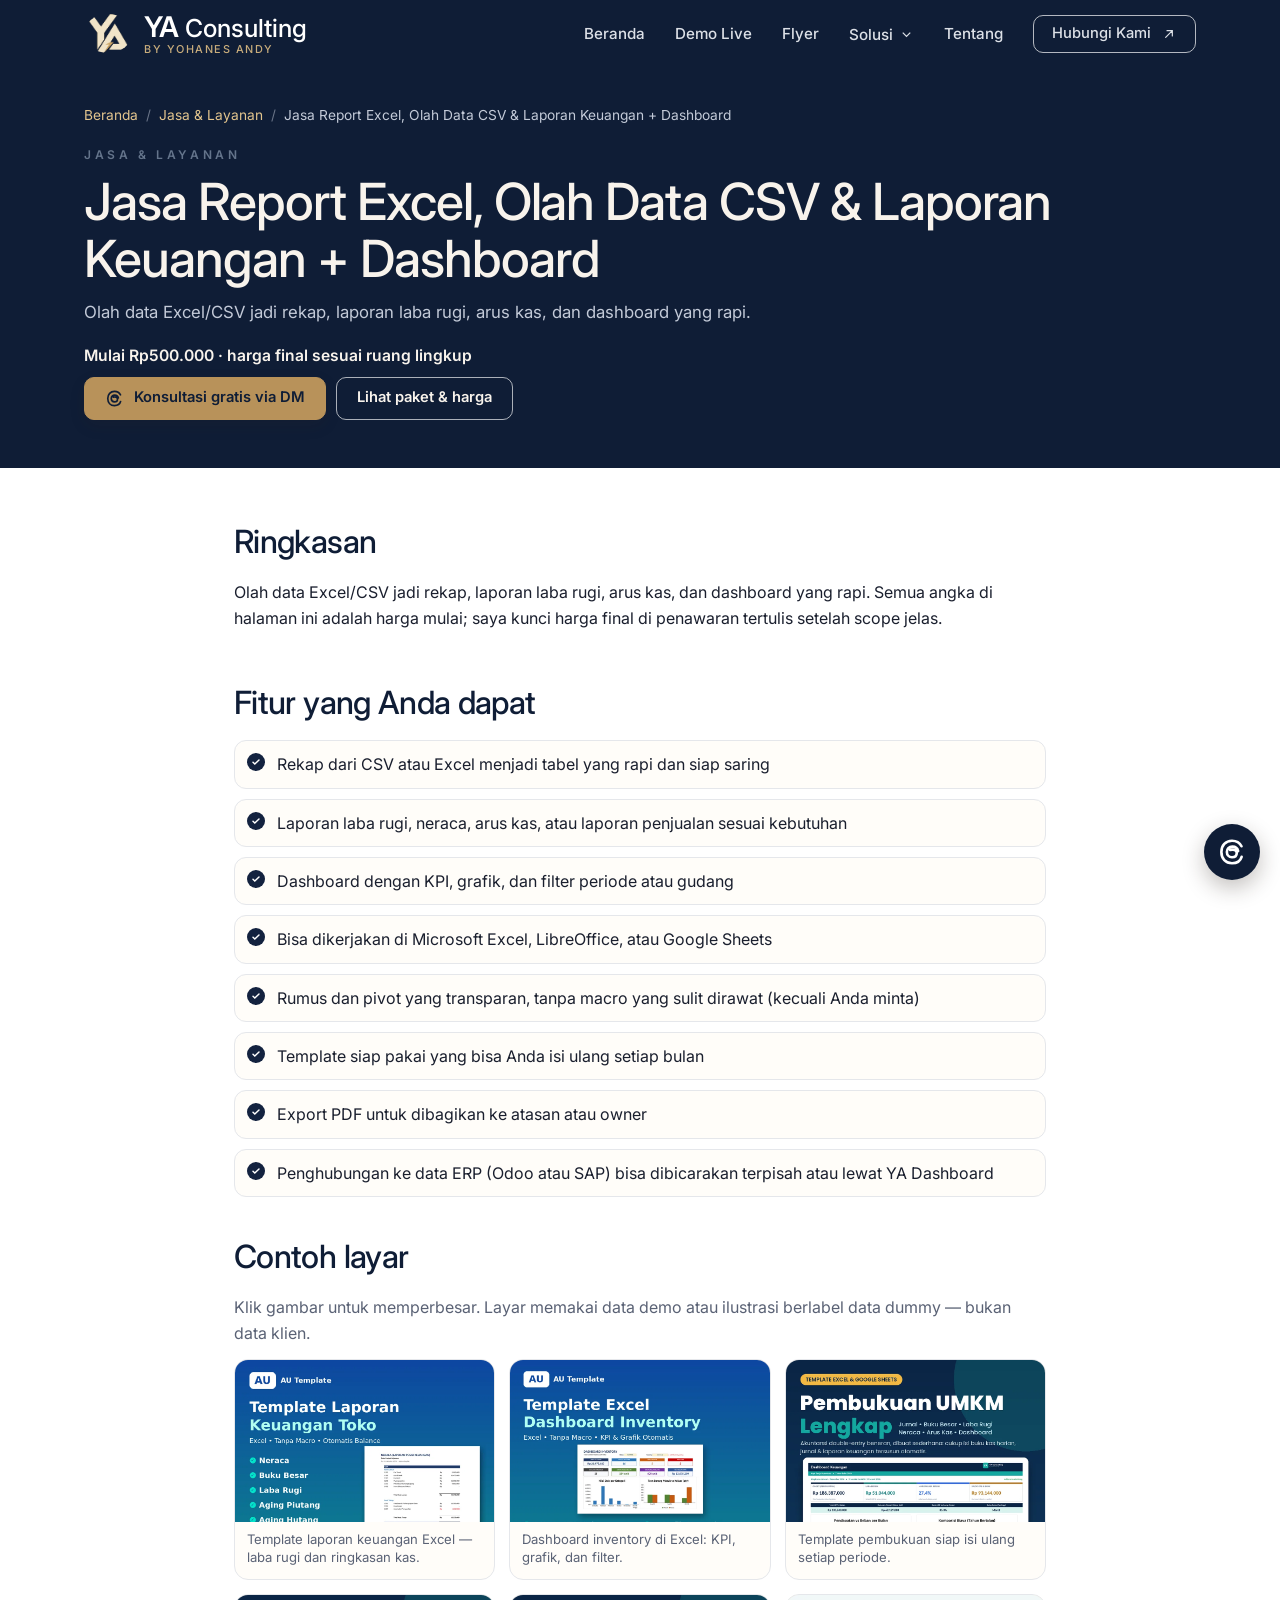
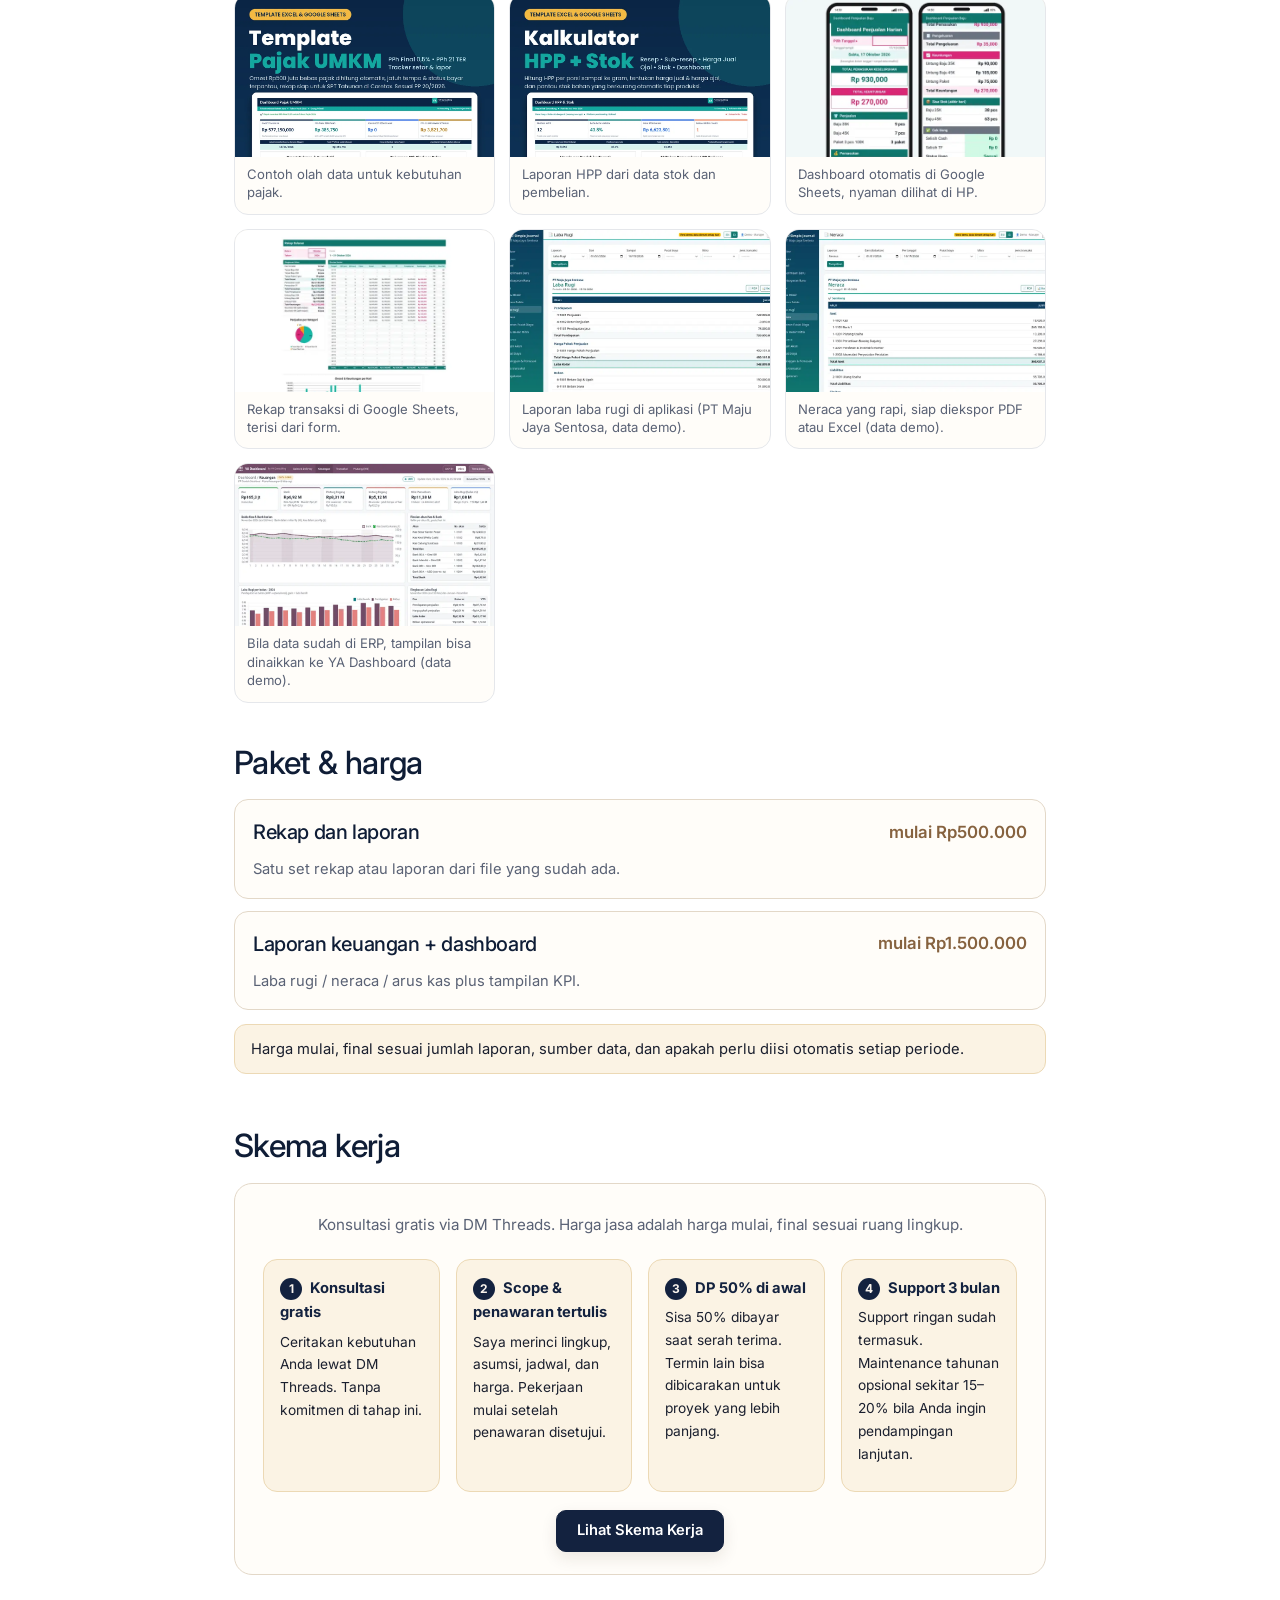
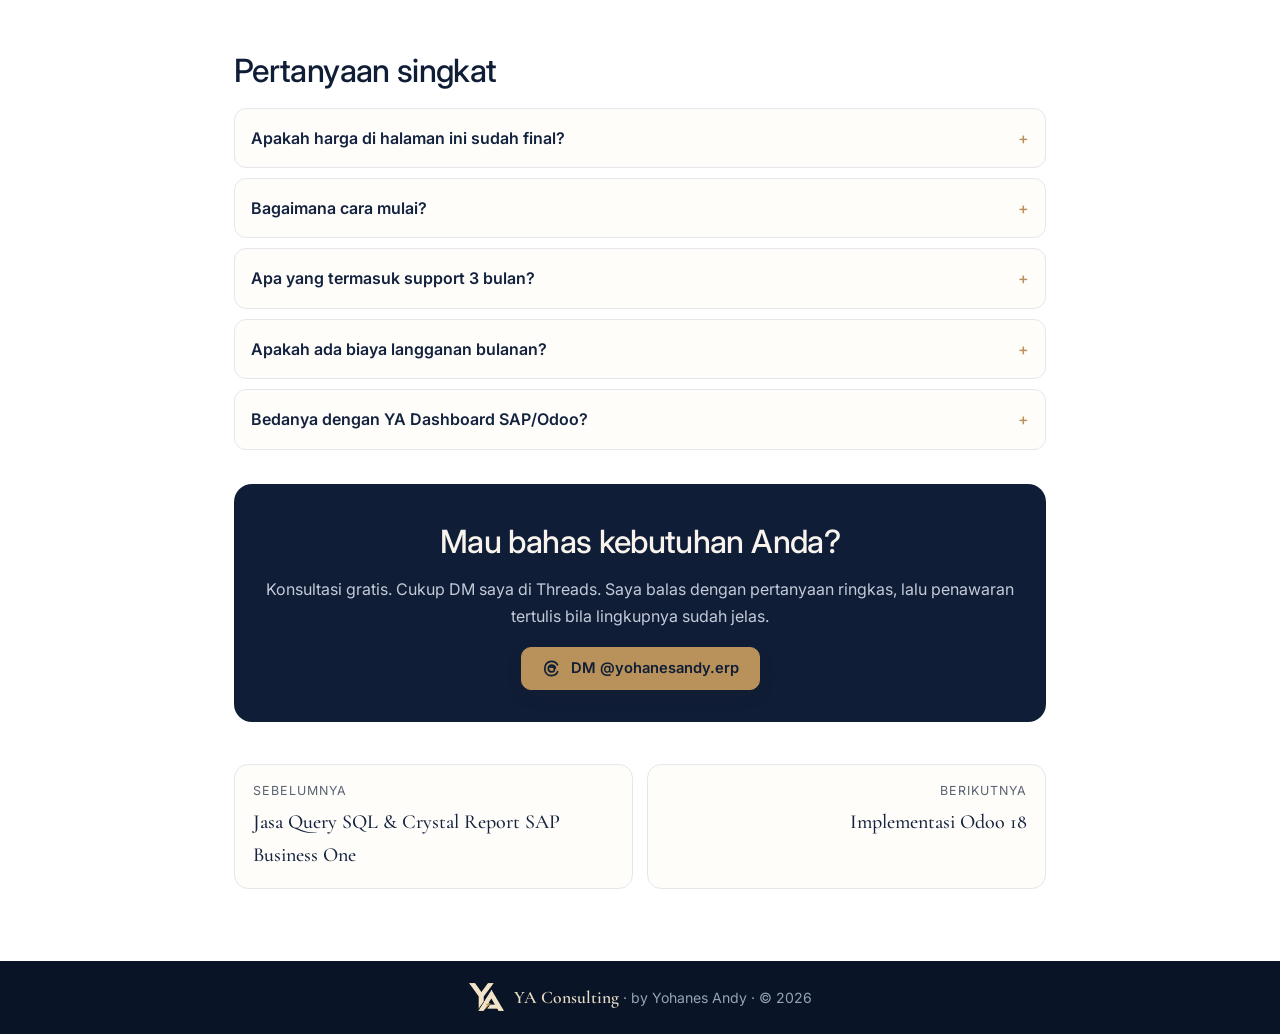
<file: layanan/report-excel-dashboard/index.html>
<!doctype html>
<html lang="id">
<head>
<meta charset="utf-8">
<meta name="viewport" content="width=device-width, initial-scale=1">
<title>Jasa Report Excel, Olah Data CSV &amp; Laporan Keuangan + Dashboard | YA Consulting</title>
<meta name="description" content="Jasa report Excel dan dashboard: rekap mulai Rp500 ribu, laporan keuangan plus dashboard mulai Rp1,5 juta.">
<meta name="theme-color" content="#0f1d36">
<link rel="canonical" href="https://yasoftware.trade/layanan/report-excel-dashboard/">
<link rel="icon" href="../../favicon.ico" sizes="any">
<link rel="icon" type="image/png" sizes="32x32" href="../../img/favicon-32.png">
<link rel="apple-touch-icon" href="../../img/apple-touch-icon.png">
<meta property="og:type" content="article">
<meta property="og:site_name" content="YA Consulting · by Yohanes Andy">
<meta property="og:locale" content="id_ID">
<meta property="og:title" content="Jasa Report Excel, Olah Data CSV &amp; Laporan Keuangan + Dashboard | YA Consulting">
<meta property="og:description" content="Jasa report Excel dan dashboard: rekap mulai Rp500 ribu, laporan keuangan plus dashboard mulai Rp1,5 juta.">
<meta property="og:url" content="https://yasoftware.trade/layanan/report-excel-dashboard/">
<meta property="og:image" content="https://yasoftware.trade/img/jasa_report_excel.webp">
<meta property="og:image:width" content="1200"><meta property="og:image:height" content="630">
<meta name="twitter:card" content="summary_large_image">
<meta name="twitter:image" content="https://yasoftware.trade/img/jasa_report_excel.webp">
<link rel="preconnect" href="https://fonts.googleapis.com"><link rel="preconnect" href="https://fonts.gstatic.com" crossorigin>
<link href="https://fonts.googleapis.com/css2?family=Cormorant+Garamond:ital,wght@0,500;0,600;1,500&family=Inter:wght@400;500;600&display=swap" rel="stylesheet">
<link rel="stylesheet" href="../../site.css?v=20261125a">
</head>
<body class="t-navy">
<header class="nav" id="top"><div class="wrap navin">
<a class="brand" href="../../" aria-label="YA Consulting by Yohanes Andy"><img class="bmark" src="../../img/ya_mark_light.png?v=20261115a" srcset="../../img/ya_mark_light@2x.png?v=20261115a 2x" width="48" height="39" alt=""><span class="btext"><span class="bname"><b>YA</b> Consulting</span><small>by Yohanes Andy</small></span></a>
<button class="burger" aria-label="Menu" aria-expanded="false" onclick="var n=document.querySelector('.links');var o=n.classList.toggle('open');this.setAttribute('aria-expanded',o)"><span></span><span></span><span></span></button>
<nav class="links" onclick="if(event.target.tagName==='A'){this.classList.remove('open')}">
<a href="../../">Beranda</a><a href="../../#demo">Demo Live</a><a href="../../flyer/">Flyer</a>
<div class="dd"><button class="ddbtn" type="button" aria-haspopup="true">Solusi <svg viewBox="0 0 24 24" fill="none" stroke="currentColor" stroke-width="2" aria-hidden="true"><path d="M6 9l6 6 6-6"/></svg></button><div class="ddmenu">
<a href="../../#odoo">Odoo 18 Apps</a>
<a href="../../#aplikasi">Aplikasi Web</a>
<a href="../../#sheets">Google Sheets &amp; Excel</a>
<a href="../../#layanan">Jasa &amp; Layanan</a>
<a href="../../skema-kerja/">Skema Kerja</a>
</div></div>
<a href="../../#tentang">Tentang</a>
<a class="btn btn-sm" href="../../#kontak">Hubungi Kami <svg viewBox="0 0 24 24" fill="none" stroke="currentColor" stroke-width="1.8" stroke-linecap="round" aria-hidden="true"><path d="M7 17 17 7 M9 7h8v8"/></svg></a></nav></div></header>
<main>
<section class="pagehero"><div class="wrap">
<nav class="crumb" aria-label="Jalur navigasi">
<a href="../../">Beranda</a><span aria-hidden="true">/</span>
<a href="../../#layanan">Jasa &amp; Layanan</a><span aria-hidden="true">/</span>
<span>Jasa Report Excel, Olah Data CSV &amp; Laporan Keuangan + Dashboard</span>
</nav>
<p class="eyebrow">Jasa &amp; Layanan</p>
<h1>Jasa Report Excel, Olah Data CSV &amp; Laporan Keuangan + Dashboard</h1>
<p class="lead">Olah data Excel/CSV jadi rekap, laporan laba rugi, arus kas, dan dashboard yang rapi.</p>
<p class="fromprice">Mulai Rp500.000 · harga final sesuai ruang lingkup</p>
<div class="phbtns">
<a class="btn" href="https://www.threads.com/@yohanesandy.erp" target="_blank" rel="noopener"><svg viewBox="0 0 24 24" aria-hidden="true" fill="none" stroke="currentColor" stroke-width="2.1" stroke-linecap="round"><path d="M16.9 11.3c-.5-2.4-2.2-3.6-4.6-3.6-2.8 0-4.4 1.9-4.4 4.3 0 2.3 1.6 4.2 4.1 4.2 2.3 0 3.8-1.4 3.8-3.4 0-2.5-2.5-3.1-5.3-2.5"/><path d="M19.6 7.4C18.2 4.6 15.5 3 12 3 6.9 3 3.5 6.6 3.5 12s3.4 9 8.5 9c3.8 0 6.8-1.9 7.7-5.1"/></svg> Konsultasi gratis via DM</a>
<a class="btn btn-outline" href="#paket">Lihat paket &amp; harga</a>
</div>
</div></section>
<section class="art"><div class="wrap artgrid">
<div class="artblock">
<h2>Ringkasan</h2>
<p>Olah data Excel/CSV jadi rekap, laporan laba rugi, arus kas, dan dashboard yang rapi. Semua angka di halaman ini adalah harga mulai; saya kunci harga final di penawaran tertulis setelah scope jelas.</p>
</div>
<div class="artblock">
<h2>Fitur yang Anda dapat</h2>
<ul class="feat"><li>Rekap dari CSV atau Excel menjadi tabel yang rapi dan siap saring</li><li>Laporan laba rugi, neraca, arus kas, atau laporan penjualan sesuai kebutuhan</li><li>Dashboard dengan KPI, grafik, dan filter periode atau gudang</li><li>Bisa dikerjakan di Microsoft Excel, LibreOffice, atau Google Sheets</li><li>Rumus dan pivot yang transparan, tanpa macro yang sulit dirawat (kecuali Anda minta)</li><li>Template siap pakai yang bisa Anda isi ulang setiap bulan</li><li>Export PDF untuk dibagikan ke atasan atau owner</li><li>Penghubungan ke data ERP (Odoo atau SAP) bisa dibicarakan terpisah atau lewat YA Dashboard</li></ul>
</div>
<div class="artblock">
<h2>Contoh layar</h2>
<p class="muted">Klik gambar untuk memperbesar. Layar memakai data demo atau ilustrasi berlabel data dummy — bukan data klien.</p>
<div class="gal">
<a href="../../img/excel_keuangan.webp" data-full="../../img/excel_keuangan.webp" data-caption="Template laporan keuangan Excel — laba rugi dan ringkasan kas." data-alt="Template laporan keuangan Excel — laba rugi dan ringkasan kas."><img src="../../img/excel_keuangan.webp" loading="lazy" alt="Template laporan keuangan Excel — laba rugi dan ringkasan kas."><span class="cap">Template laporan keuangan Excel — laba rugi dan ringkasan kas.</span></a>
<a href="../../img/excel_dashboard.webp" data-full="../../img/excel_dashboard.webp" data-caption="Dashboard inventory di Excel: KPI, grafik, dan filter." data-alt="Dashboard inventory di Excel: KPI, grafik, dan filter."><img src="../../img/excel_dashboard.webp" loading="lazy" alt="Dashboard inventory di Excel: KPI, grafik, dan filter."><span class="cap">Dashboard inventory di Excel: KPI, grafik, dan filter.</span></a>
<a href="../../img/excel_pembukuan.webp" data-full="../../img/excel_pembukuan.webp" data-caption="Template pembukuan siap isi ulang setiap periode." data-alt="Template pembukuan siap isi ulang setiap periode."><img src="../../img/excel_pembukuan.webp" loading="lazy" alt="Template pembukuan siap isi ulang setiap periode."><span class="cap">Template pembukuan siap isi ulang setiap periode.</span></a>
<a href="../../img/excel_pajak.webp" data-full="../../img/excel_pajak.webp" data-caption="Contoh olah data untuk kebutuhan pajak." data-alt="Contoh olah data untuk kebutuhan pajak."><img src="../../img/excel_pajak.webp" loading="lazy" alt="Contoh olah data untuk kebutuhan pajak."><span class="cap">Contoh olah data untuk kebutuhan pajak.</span></a>
<a href="../../img/excel_hpp.webp" data-full="../../img/excel_hpp.webp" data-caption="Laporan HPP dari data stok dan pembelian." data-alt="Laporan HPP dari data stok dan pembelian."><img src="../../img/excel_hpp.webp" loading="lazy" alt="Laporan HPP dari data stok dan pembelian."><span class="cap">Laporan HPP dari data stok dan pembelian.</span></a>
<a href="../../img/sheets_dashboard_hp.webp" data-full="../../img/sheets_dashboard_hp.webp" data-caption="Dashboard otomatis di Google Sheets, nyaman dilihat di HP." data-alt="Dashboard otomatis di Google Sheets, nyaman dilihat di HP."><img src="../../img/sheets_dashboard_hp_t.webp" loading="lazy" alt="Dashboard otomatis di Google Sheets, nyaman dilihat di HP."><span class="cap">Dashboard otomatis di Google Sheets, nyaman dilihat di HP.</span></a>
<a href="../../img/sheets_rekap.webp" data-full="../../img/sheets_rekap.webp" data-caption="Rekap transaksi di Google Sheets, terisi dari form." data-alt="Rekap transaksi di Google Sheets, terisi dari form."><img src="../../img/sheets_rekap_t.webp" loading="lazy" alt="Rekap transaksi di Google Sheets, terisi dari form."><span class="cap">Rekap transaksi di Google Sheets, terisi dari form.</span></a>
<a href="../../img/layanan/jurnal/pl.webp" data-full="../../img/layanan/jurnal/pl.webp" data-caption="Laporan laba rugi di aplikasi (PT Maju Jaya Sentosa, data demo)." data-alt="Laporan laba rugi di aplikasi (PT Maju Jaya Sentosa, data demo)."><img src="../../img/layanan/jurnal/pl_t.webp" loading="lazy" alt="Laporan laba rugi di aplikasi (PT Maju Jaya Sentosa, data demo)."><span class="cap">Laporan laba rugi di aplikasi (PT Maju Jaya Sentosa, data demo).</span></a>
<a href="../../img/layanan/jurnal/bs.webp" data-full="../../img/layanan/jurnal/bs.webp" data-caption="Neraca yang rapi, siap diekspor PDF atau Excel (data demo)." data-alt="Neraca yang rapi, siap diekspor PDF atau Excel (data demo)."><img src="../../img/layanan/jurnal/bs_t.webp" loading="lazy" alt="Neraca yang rapi, siap diekspor PDF atau Excel (data demo)."><span class="cap">Neraca yang rapi, siap diekspor PDF atau Excel (data demo).</span></a>
<a href="../../img/layanan/dashboard/keuangan_odoo.webp" data-full="../../img/layanan/dashboard/keuangan_odoo.webp" data-caption="Bila data sudah di ERP, tampilan bisa dinaikkan ke YA Dashboard (data demo)." data-alt="Bila data sudah di ERP, tampilan bisa dinaikkan ke YA Dashboard (data demo)."><img src="../../img/layanan/dashboard/keuangan_odoo_t.webp" loading="lazy" alt="Bila data sudah di ERP, tampilan bisa dinaikkan ke YA Dashboard (data demo)."><span class="cap">Bila data sudah di ERP, tampilan bisa dinaikkan ke YA Dashboard (data demo).</span></a>
</div>
</div>
<div class="artblock" id="paket">
<h2>Paket &amp; harga</h2>
<div class="pkggrid"><div class="pkg"><h3>Rekap dan laporan</h3><span class="amt">mulai Rp500.000</span><p>Satu set rekap atau laporan dari file yang sudah ada.</p></div><div class="pkg"><h3>Laporan keuangan + dashboard</h3><span class="amt">mulai Rp1.500.000</span><p>Laba rugi / neraca / arus kas plus tampilan KPI.</p></div></div>
<p class="note" style="margin-top:14px">Harga mulai, final sesuai jumlah laporan, sumber data, dan apakah perlu diisi otomatis setiap periode.</p>
</div>
<div class="artblock">
<h2>Skema kerja</h2>
<div class="skemateaser"><p class="sklead">Konsultasi gratis via DM Threads. Harga jasa adalah harga mulai, final sesuai ruang lingkup.</p><ol class="sksteps"><li><b><span>1</span>Konsultasi gratis</b><p>Ceritakan kebutuhan Anda lewat DM Threads. Tanpa komitmen di tahap ini.</p></li><li><b><span>2</span>Scope &amp; penawaran tertulis</b><p>Saya merinci lingkup, asumsi, jadwal, dan harga. Pekerjaan mulai setelah penawaran disetujui.</p></li><li><b><span>3</span>DP 50% di awal</b><p>Sisa 50% dibayar saat serah terima. Termin lain bisa dibicarakan untuk proyek yang lebih panjang.</p></li><li><b><span>4</span>Support 3 bulan</b><p>Support ringan sudah termasuk. Maintenance tahunan opsional sekitar 15–20% bila Anda ingin pendampingan lanjutan.</p></li></ol><p class="skmore"><a class="btn" href="../../skema-kerja/">Lihat Skema Kerja</a></p></div>
</div>
<div class="artblock">
<h2>Pertanyaan singkat</h2>
<div class="faqlist"><details><summary>Apakah harga di halaman ini sudah final?</summary><p>Belum. Angka di situs adalah harga mulai. Harga final saya kirim lewat penawaran tertulis setelah ruang lingkup (scope) disepakati.</p></details><details><summary>Bagaimana cara mulai?</summary><p>Cukup DM saya di Threads untuk konsultasi gratis. Setelah kebutuhan jelas, saya buatkan ringkasan scope dan penawaran tertulis.</p></details><details><summary>Apa yang termasuk support 3 bulan?</summary><p>Perbaikan bug dari pekerjaan yang sudah diserahkan, pertanyaan pemakaian, dan penyesuaian kecil. Perubahan lingkup baru dihitung terpisah.</p></details><details><summary>Apakah ada biaya langganan bulanan?</summary><p>Untuk pengerjaan jasa, tidak ada biaya langganan. Support ringan 3 bulan sudah termasuk. Maintenance tahunan bersifat opsional, sekitar 15–20% per tahun. Untuk aplikasi custom, biaya hosting dihitung terpisah jika Anda ingin saya yang kelola.</p></details><details><summary>Bedanya dengan YA Dashboard SAP/Odoo?</summary><p>Jasa ini merapikan file Excel/CSV atau membuat laporan di spreadsheet. YA Dashboard adalah aplikasi dashboard yang menarik data langsung dari SAP B1 atau Odoo. Keduanya bisa saling melengkapi.</p></details></div>
</div>
<div class="cta-band">
<h2>Mau bahas kebutuhan Anda?</h2>
<p>Konsultasi gratis. Cukup DM saya di Threads. Saya balas dengan pertanyaan ringkas, lalu penawaran tertulis bila lingkupnya sudah jelas.</p>
<a class="btn" href="https://www.threads.com/@yohanesandy.erp" target="_blank" rel="noopener"><svg viewBox="0 0 24 24" aria-hidden="true" fill="none" stroke="currentColor" stroke-width="2.1" stroke-linecap="round"><path d="M16.9 11.3c-.5-2.4-2.2-3.6-4.6-3.6-2.8 0-4.4 1.9-4.4 4.3 0 2.3 1.6 4.2 4.1 4.2 2.3 0 3.8-1.4 3.8-3.4 0-2.5-2.5-3.1-5.3-2.5"/><path d="M19.6 7.4C18.2 4.6 15.5 3 12 3 6.9 3 3.5 6.6 3.5 12s3.4 9 8.5 9c3.8 0 6.8-1.9 7.7-5.1"/></svg> DM @yohanesandy.erp</a>
</div>
<div class="pager"><a href="../../layanan/query-crystal-sap-b1/"><small>Sebelumnya</small><b>Jasa Query SQL &amp; Crystal Report SAP Business One</b></a><a class="next" href="../../layanan/implementasi-odoo-18/"><small>Berikutnya</small><b>Implementasi Odoo 18</b></a></div>
</div></section>
</main>
<footer><div class="wrap fbrand"><img src="../../img/ya_mark_light.png?v=20261115a" srcset="../../img/ya_mark_light@2x.png?v=20261115a 2x" width="35" height="28" alt="YA Consulting"><span><b>YA Consulting</b> · by Yohanes Andy · © 2026</span></div></footer>
<a class="fab" href="https://www.threads.com/@yohanesandy.erp" target="_blank" rel="noopener" aria-label="DM di Threads"><svg viewBox="0 0 24 24" aria-hidden="true" fill="none" stroke="currentColor" stroke-width="2.1" stroke-linecap="round"><path d="M16.9 11.3c-.5-2.4-2.2-3.6-4.6-3.6-2.8 0-4.4 1.9-4.4 4.3 0 2.3 1.6 4.2 4.1 4.2 2.3 0 3.8-1.4 3.8-3.4 0-2.5-2.5-3.1-5.3-2.5"/><path d="M19.6 7.4C18.2 4.6 15.5 3 12 3 6.9 3 3.5 6.6 3.5 12s3.4 9 8.5 9c3.8 0 6.8-1.9 7.7-5.1"/></svg></a>
<script type="application/ld+json">{"@context": "https://schema.org", "@type": "Service", "name": "Jasa Report Excel, Olah Data CSV & Laporan Keuangan + Dashboard", "description": "Jasa report Excel dan dashboard: rekap mulai Rp500 ribu, laporan keuangan plus dashboard mulai Rp1,5 juta.", "provider": {"@type": "Organization", "name": "YA Consulting", "url": "https://yasoftware.trade/"}, "areaServed": "ID", "url": "https://yasoftware.trade/layanan/report-excel-dashboard/", "offers": {"@type": "Offer", "priceCurrency": "IDR", "price": "500000", "description": "Harga mulai, final sesuai ruang lingkup"}}</script>
<script src="../../layanan.js?v=20261125a"></script>
</body></html>
</file>
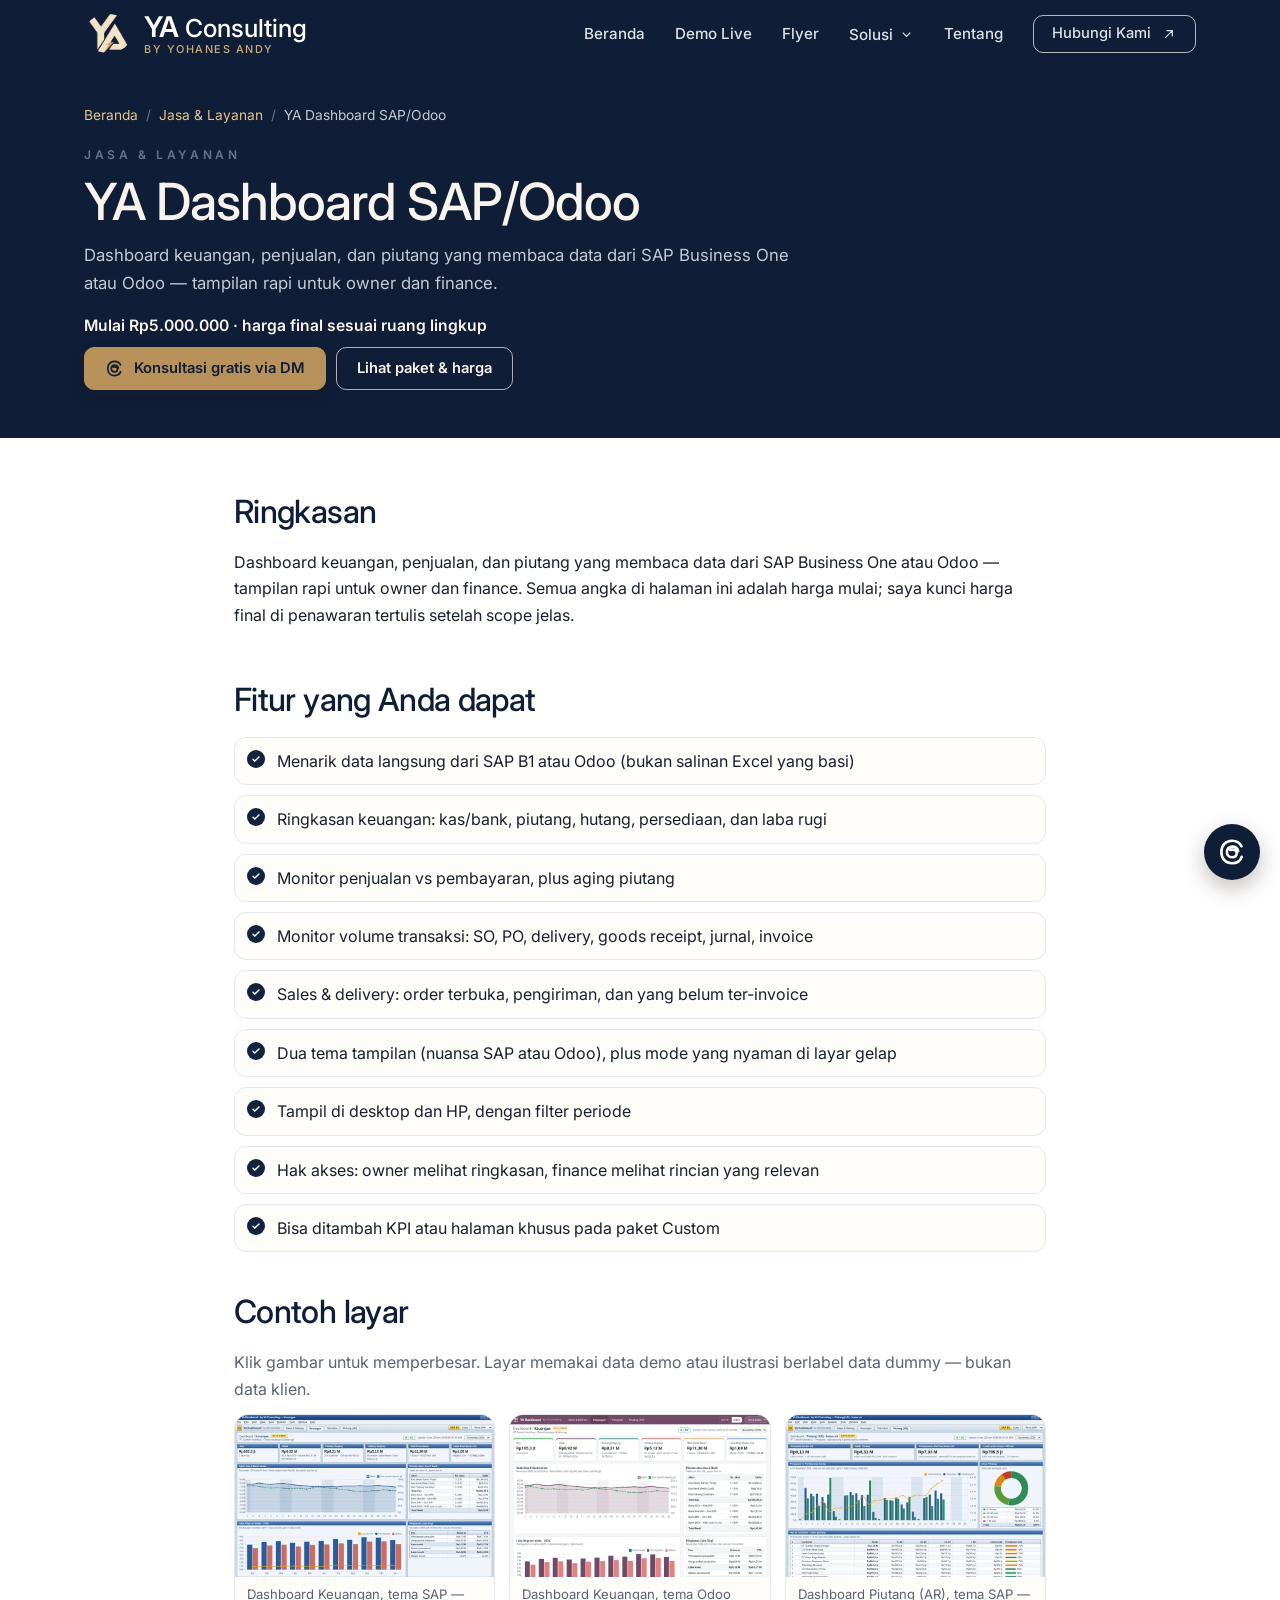
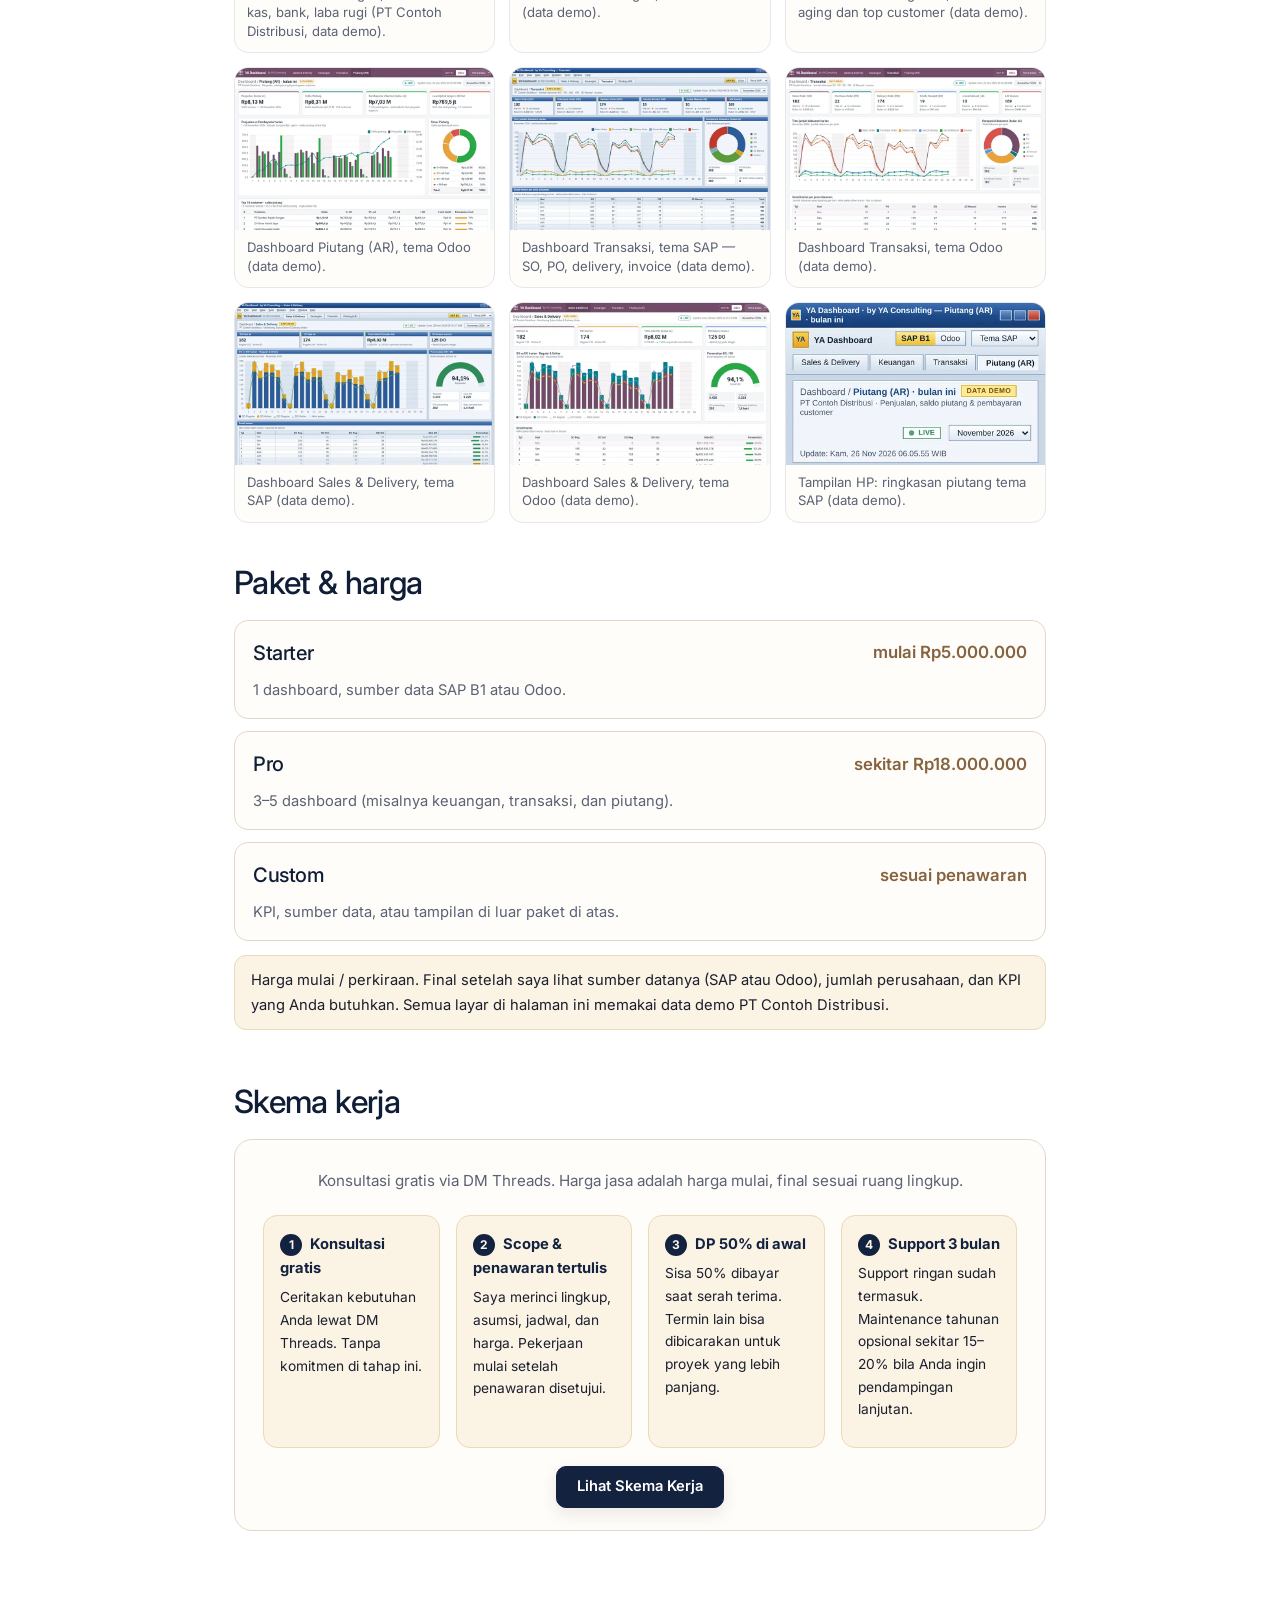
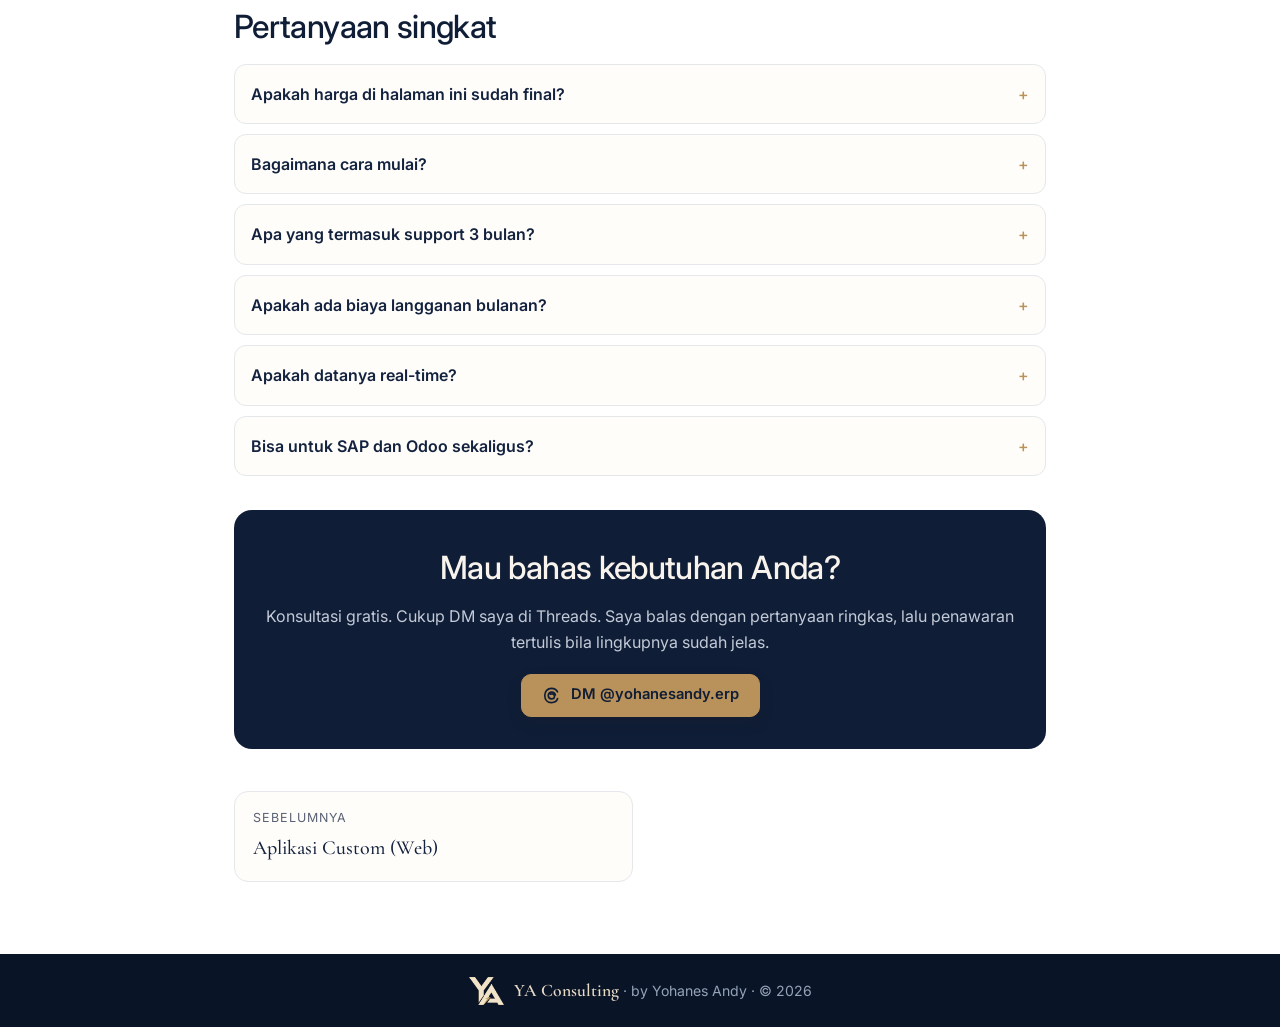
<file: layanan/ya-dashboard-sap-odoo/index.html>
<!doctype html>
<html lang="id">
<head>
<meta charset="utf-8">
<meta name="viewport" content="width=device-width, initial-scale=1">
<title>YA Dashboard SAP/Odoo | YA Consulting</title>
<meta name="description" content="YA Dashboard SAP/Odoo: Starter 1 dashboard mulai Rp5 juta, Pro 3–5 dashboard sekitar Rp18 juta, Custom sesuai penawaran.">
<meta name="theme-color" content="#0f1d36">
<link rel="canonical" href="https://yasoftware.trade/layanan/ya-dashboard-sap-odoo/">
<link rel="icon" href="../../favicon.ico" sizes="any">
<link rel="icon" type="image/png" sizes="32x32" href="../../img/favicon-32.png">
<link rel="apple-touch-icon" href="../../img/apple-touch-icon.png">
<meta property="og:type" content="article">
<meta property="og:site_name" content="YA Consulting · by Yohanes Andy">
<meta property="og:locale" content="id_ID">
<meta property="og:title" content="YA Dashboard SAP/Odoo | YA Consulting">
<meta property="og:description" content="YA Dashboard SAP/Odoo: Starter 1 dashboard mulai Rp5 juta, Pro 3–5 dashboard sekitar Rp18 juta, Custom sesuai penawaran.">
<meta property="og:url" content="https://yasoftware.trade/layanan/ya-dashboard-sap-odoo/">
<meta property="og:image" content="https://yasoftware.trade/img/jasa_ya_dashboard.webp">
<meta property="og:image:width" content="1200"><meta property="og:image:height" content="630">
<meta name="twitter:card" content="summary_large_image">
<meta name="twitter:image" content="https://yasoftware.trade/img/jasa_ya_dashboard.webp">
<link rel="preconnect" href="https://fonts.googleapis.com"><link rel="preconnect" href="https://fonts.gstatic.com" crossorigin>
<link href="https://fonts.googleapis.com/css2?family=Cormorant+Garamond:ital,wght@0,500;0,600;1,500&family=Inter:wght@400;500;600&display=swap" rel="stylesheet">
<link rel="stylesheet" href="../../site.css?v=20261125a">
</head>
<body class="t-navy">
<header class="nav" id="top"><div class="wrap navin">
<a class="brand" href="../../" aria-label="YA Consulting by Yohanes Andy"><img class="bmark" src="../../img/ya_mark_light.png?v=20261115a" srcset="../../img/ya_mark_light@2x.png?v=20261115a 2x" width="48" height="39" alt=""><span class="btext"><span class="bname"><b>YA</b> Consulting</span><small>by Yohanes Andy</small></span></a>
<button class="burger" aria-label="Menu" aria-expanded="false" onclick="var n=document.querySelector('.links');var o=n.classList.toggle('open');this.setAttribute('aria-expanded',o)"><span></span><span></span><span></span></button>
<nav class="links" onclick="if(event.target.tagName==='A'){this.classList.remove('open')}">
<a href="../../">Beranda</a><a href="../../#demo">Demo Live</a><a href="../../flyer/">Flyer</a>
<div class="dd"><button class="ddbtn" type="button" aria-haspopup="true">Solusi <svg viewBox="0 0 24 24" fill="none" stroke="currentColor" stroke-width="2" aria-hidden="true"><path d="M6 9l6 6 6-6"/></svg></button><div class="ddmenu">
<a href="../../#odoo">Odoo 18 Apps</a>
<a href="../../#aplikasi">Aplikasi Web</a>
<a href="../../#sheets">Google Sheets &amp; Excel</a>
<a href="../../#layanan">Jasa &amp; Layanan</a>
<a href="../../skema-kerja/">Skema Kerja</a>
</div></div>
<a href="../../#tentang">Tentang</a>
<a class="btn btn-sm" href="../../#kontak">Hubungi Kami <svg viewBox="0 0 24 24" fill="none" stroke="currentColor" stroke-width="1.8" stroke-linecap="round" aria-hidden="true"><path d="M7 17 17 7 M9 7h8v8"/></svg></a></nav></div></header>
<main>
<section class="pagehero"><div class="wrap">
<nav class="crumb" aria-label="Jalur navigasi">
<a href="../../">Beranda</a><span aria-hidden="true">/</span>
<a href="../../#layanan">Jasa &amp; Layanan</a><span aria-hidden="true">/</span>
<span>YA Dashboard SAP/Odoo</span>
</nav>
<p class="eyebrow">Jasa &amp; Layanan</p>
<h1>YA Dashboard SAP/Odoo</h1>
<p class="lead">Dashboard keuangan, penjualan, dan piutang yang membaca data dari SAP Business One atau Odoo — tampilan rapi untuk owner dan finance.</p>
<p class="fromprice">Mulai Rp5.000.000 · harga final sesuai ruang lingkup</p>
<div class="phbtns">
<a class="btn" href="https://www.threads.com/@yohanesandy.erp" target="_blank" rel="noopener"><svg viewBox="0 0 24 24" aria-hidden="true" fill="none" stroke="currentColor" stroke-width="2.1" stroke-linecap="round"><path d="M16.9 11.3c-.5-2.4-2.2-3.6-4.6-3.6-2.8 0-4.4 1.9-4.4 4.3 0 2.3 1.6 4.2 4.1 4.2 2.3 0 3.8-1.4 3.8-3.4 0-2.5-2.5-3.1-5.3-2.5"/><path d="M19.6 7.4C18.2 4.6 15.5 3 12 3 6.9 3 3.5 6.6 3.5 12s3.4 9 8.5 9c3.8 0 6.8-1.9 7.7-5.1"/></svg> Konsultasi gratis via DM</a>
<a class="btn btn-outline" href="#paket">Lihat paket &amp; harga</a>
</div>
</div></section>
<section class="art"><div class="wrap artgrid">
<div class="artblock">
<h2>Ringkasan</h2>
<p>Dashboard keuangan, penjualan, dan piutang yang membaca data dari SAP Business One atau Odoo — tampilan rapi untuk owner dan finance. Semua angka di halaman ini adalah harga mulai; saya kunci harga final di penawaran tertulis setelah scope jelas.</p>
</div>
<div class="artblock">
<h2>Fitur yang Anda dapat</h2>
<ul class="feat"><li>Menarik data langsung dari SAP B1 atau Odoo (bukan salinan Excel yang basi)</li><li>Ringkasan keuangan: kas/bank, piutang, hutang, persediaan, dan laba rugi</li><li>Monitor penjualan vs pembayaran, plus aging piutang</li><li>Monitor volume transaksi: SO, PO, delivery, goods receipt, jurnal, invoice</li><li>Sales &amp; delivery: order terbuka, pengiriman, dan yang belum ter-invoice</li><li>Dua tema tampilan (nuansa SAP atau Odoo), plus mode yang nyaman di layar gelap</li><li>Tampil di desktop dan HP, dengan filter periode</li><li>Hak akses: owner melihat ringkasan, finance melihat rincian yang relevan</li><li>Bisa ditambah KPI atau halaman khusus pada paket Custom</li></ul>
</div>
<div class="artblock">
<h2>Contoh layar</h2>
<p class="muted">Klik gambar untuk memperbesar. Layar memakai data demo atau ilustrasi berlabel data dummy — bukan data klien.</p>
<div class="gal">
<a href="../../img/layanan/dashboard/keuangan_sap.webp" data-full="../../img/layanan/dashboard/keuangan_sap.webp" data-caption="Dashboard Keuangan, tema SAP — kas, bank, laba rugi (PT Contoh Distribusi, data demo)." data-alt="Dashboard Keuangan, tema SAP — kas, bank, laba rugi (PT Contoh Distribusi, data demo)."><img src="../../img/layanan/dashboard/keuangan_sap_t.webp" loading="lazy" alt="Dashboard Keuangan, tema SAP — kas, bank, laba rugi (PT Contoh Distribusi, data demo)."><span class="cap">Dashboard Keuangan, tema SAP — kas, bank, laba rugi (PT Contoh Distribusi, data demo).</span></a>
<a href="../../img/layanan/dashboard/keuangan_odoo.webp" data-full="../../img/layanan/dashboard/keuangan_odoo.webp" data-caption="Dashboard Keuangan, tema Odoo (data demo)." data-alt="Dashboard Keuangan, tema Odoo (data demo)."><img src="../../img/layanan/dashboard/keuangan_odoo_t.webp" loading="lazy" alt="Dashboard Keuangan, tema Odoo (data demo)."><span class="cap">Dashboard Keuangan, tema Odoo (data demo).</span></a>
<a href="../../img/layanan/dashboard/ar_sap.webp" data-full="../../img/layanan/dashboard/ar_sap.webp" data-caption="Dashboard Piutang (AR), tema SAP — aging dan top customer (data demo)." data-alt="Dashboard Piutang (AR), tema SAP — aging dan top customer (data demo)."><img src="../../img/layanan/dashboard/ar_sap_t.webp" loading="lazy" alt="Dashboard Piutang (AR), tema SAP — aging dan top customer (data demo)."><span class="cap">Dashboard Piutang (AR), tema SAP — aging dan top customer (data demo).</span></a>
<a href="../../img/layanan/dashboard/ar_odoo.webp" data-full="../../img/layanan/dashboard/ar_odoo.webp" data-caption="Dashboard Piutang (AR), tema Odoo (data demo)." data-alt="Dashboard Piutang (AR), tema Odoo (data demo)."><img src="../../img/layanan/dashboard/ar_odoo_t.webp" loading="lazy" alt="Dashboard Piutang (AR), tema Odoo (data demo)."><span class="cap">Dashboard Piutang (AR), tema Odoo (data demo).</span></a>
<a href="../../img/layanan/dashboard/transaksi_sap.webp" data-full="../../img/layanan/dashboard/transaksi_sap.webp" data-caption="Dashboard Transaksi, tema SAP — SO, PO, delivery, invoice (data demo)." data-alt="Dashboard Transaksi, tema SAP — SO, PO, delivery, invoice (data demo)."><img src="../../img/layanan/dashboard/transaksi_sap_t.webp" loading="lazy" alt="Dashboard Transaksi, tema SAP — SO, PO, delivery, invoice (data demo)."><span class="cap">Dashboard Transaksi, tema SAP — SO, PO, delivery, invoice (data demo).</span></a>
<a href="../../img/layanan/dashboard/transaksi_odoo.webp" data-full="../../img/layanan/dashboard/transaksi_odoo.webp" data-caption="Dashboard Transaksi, tema Odoo (data demo)." data-alt="Dashboard Transaksi, tema Odoo (data demo)."><img src="../../img/layanan/dashboard/transaksi_odoo_t.webp" loading="lazy" alt="Dashboard Transaksi, tema Odoo (data demo)."><span class="cap">Dashboard Transaksi, tema Odoo (data demo).</span></a>
<a href="../../img/layanan/dashboard/sodo_sap.webp" data-full="../../img/layanan/dashboard/sodo_sap.webp" data-caption="Dashboard Sales &amp; Delivery, tema SAP (data demo)." data-alt="Dashboard Sales &amp; Delivery, tema SAP (data demo)."><img src="../../img/layanan/dashboard/sodo_sap_t.webp" loading="lazy" alt="Dashboard Sales &amp; Delivery, tema SAP (data demo)."><span class="cap">Dashboard Sales &amp; Delivery, tema SAP (data demo).</span></a>
<a href="../../img/layanan/dashboard/sodo_odoo.webp" data-full="../../img/layanan/dashboard/sodo_odoo.webp" data-caption="Dashboard Sales &amp; Delivery, tema Odoo (data demo)." data-alt="Dashboard Sales &amp; Delivery, tema Odoo (data demo)."><img src="../../img/layanan/dashboard/sodo_odoo_t.webp" loading="lazy" alt="Dashboard Sales &amp; Delivery, tema Odoo (data demo)."><span class="cap">Dashboard Sales &amp; Delivery, tema Odoo (data demo).</span></a>
<a href="../../img/layanan/dashboard/ar_sap_mobile.webp" data-full="../../img/layanan/dashboard/ar_sap_mobile.webp" data-caption="Tampilan HP: ringkasan piutang tema SAP (data demo)." data-alt="Tampilan HP: ringkasan piutang tema SAP (data demo)."><img src="../../img/layanan/dashboard/ar_sap_mobile_t.webp" loading="lazy" alt="Tampilan HP: ringkasan piutang tema SAP (data demo)."><span class="cap">Tampilan HP: ringkasan piutang tema SAP (data demo).</span></a>
</div>
</div>
<div class="artblock" id="paket">
<h2>Paket &amp; harga</h2>
<div class="pkggrid"><div class="pkg"><h3>Starter</h3><span class="amt">mulai Rp5.000.000</span><p>1 dashboard, sumber data SAP B1 atau Odoo.</p></div><div class="pkg"><h3>Pro</h3><span class="amt">sekitar Rp18.000.000</span><p>3–5 dashboard (misalnya keuangan, transaksi, dan piutang).</p></div><div class="pkg"><h3>Custom</h3><span class="amt">sesuai penawaran</span><p>KPI, sumber data, atau tampilan di luar paket di atas.</p></div></div>
<p class="note" style="margin-top:14px">Harga mulai / perkiraan. Final setelah saya lihat sumber datanya (SAP atau Odoo), jumlah perusahaan, dan KPI yang Anda butuhkan. Semua layar di halaman ini memakai data demo PT Contoh Distribusi.</p>
</div>
<div class="artblock">
<h2>Skema kerja</h2>
<div class="skemateaser"><p class="sklead">Konsultasi gratis via DM Threads. Harga jasa adalah harga mulai, final sesuai ruang lingkup.</p><ol class="sksteps"><li><b><span>1</span>Konsultasi gratis</b><p>Ceritakan kebutuhan Anda lewat DM Threads. Tanpa komitmen di tahap ini.</p></li><li><b><span>2</span>Scope &amp; penawaran tertulis</b><p>Saya merinci lingkup, asumsi, jadwal, dan harga. Pekerjaan mulai setelah penawaran disetujui.</p></li><li><b><span>3</span>DP 50% di awal</b><p>Sisa 50% dibayar saat serah terima. Termin lain bisa dibicarakan untuk proyek yang lebih panjang.</p></li><li><b><span>4</span>Support 3 bulan</b><p>Support ringan sudah termasuk. Maintenance tahunan opsional sekitar 15–20% bila Anda ingin pendampingan lanjutan.</p></li></ol><p class="skmore"><a class="btn" href="../../skema-kerja/">Lihat Skema Kerja</a></p></div>
</div>
<div class="artblock">
<h2>Pertanyaan singkat</h2>
<div class="faqlist"><details><summary>Apakah harga di halaman ini sudah final?</summary><p>Belum. Angka di situs adalah harga mulai. Harga final saya kirim lewat penawaran tertulis setelah ruang lingkup (scope) disepakati.</p></details><details><summary>Bagaimana cara mulai?</summary><p>Cukup DM saya di Threads untuk konsultasi gratis. Setelah kebutuhan jelas, saya buatkan ringkasan scope dan penawaran tertulis.</p></details><details><summary>Apa yang termasuk support 3 bulan?</summary><p>Perbaikan bug dari pekerjaan yang sudah diserahkan, pertanyaan pemakaian, dan penyesuaian kecil. Perubahan lingkup baru dihitung terpisah.</p></details><details><summary>Apakah ada biaya langganan bulanan?</summary><p>Untuk pengerjaan jasa, tidak ada biaya langganan. Support ringan 3 bulan sudah termasuk. Maintenance tahunan bersifat opsional, sekitar 15–20% per tahun. Untuk aplikasi custom, biaya hosting dihitung terpisah jika Anda ingin saya yang kelola.</p></details><details><summary>Apakah datanya real-time?</summary><p>Dashboard membaca data dari SAP atau Odoo secara berkala. Interval refresh kita sesuaikan (beberapa menit sampai beberapa jam) agar tidak membebani server Anda.</p></details><details><summary>Bisa untuk SAP dan Odoo sekaligus?</summary><p>Bisa dibicarakan di paket Custom, misalnya bila sebagian perusahaan di SAP dan sebagian di Odoo. Paket Starter dan Pro biasanya satu sumber dulu.</p></details></div>
</div>
<div class="cta-band">
<h2>Mau bahas kebutuhan Anda?</h2>
<p>Konsultasi gratis. Cukup DM saya di Threads. Saya balas dengan pertanyaan ringkas, lalu penawaran tertulis bila lingkupnya sudah jelas.</p>
<a class="btn" href="https://www.threads.com/@yohanesandy.erp" target="_blank" rel="noopener"><svg viewBox="0 0 24 24" aria-hidden="true" fill="none" stroke="currentColor" stroke-width="2.1" stroke-linecap="round"><path d="M16.9 11.3c-.5-2.4-2.2-3.6-4.6-3.6-2.8 0-4.4 1.9-4.4 4.3 0 2.3 1.6 4.2 4.1 4.2 2.3 0 3.8-1.4 3.8-3.4 0-2.5-2.5-3.1-5.3-2.5"/><path d="M19.6 7.4C18.2 4.6 15.5 3 12 3 6.9 3 3.5 6.6 3.5 12s3.4 9 8.5 9c3.8 0 6.8-1.9 7.7-5.1"/></svg> DM @yohanesandy.erp</a>
</div>
<div class="pager"><a href="../../layanan/aplikasi-custom-web/"><small>Sebelumnya</small><b>Aplikasi Custom (Web)</b></a></div>
</div></section>
</main>
<footer><div class="wrap fbrand"><img src="../../img/ya_mark_light.png?v=20261115a" srcset="../../img/ya_mark_light@2x.png?v=20261115a 2x" width="35" height="28" alt="YA Consulting"><span><b>YA Consulting</b> · by Yohanes Andy · © 2026</span></div></footer>
<a class="fab" href="https://www.threads.com/@yohanesandy.erp" target="_blank" rel="noopener" aria-label="DM di Threads"><svg viewBox="0 0 24 24" aria-hidden="true" fill="none" stroke="currentColor" stroke-width="2.1" stroke-linecap="round"><path d="M16.9 11.3c-.5-2.4-2.2-3.6-4.6-3.6-2.8 0-4.4 1.9-4.4 4.3 0 2.3 1.6 4.2 4.1 4.2 2.3 0 3.8-1.4 3.8-3.4 0-2.5-2.5-3.1-5.3-2.5"/><path d="M19.6 7.4C18.2 4.6 15.5 3 12 3 6.9 3 3.5 6.6 3.5 12s3.4 9 8.5 9c3.8 0 6.8-1.9 7.7-5.1"/></svg></a>
<script type="application/ld+json">{"@context": "https://schema.org", "@type": "Service", "name": "YA Dashboard SAP/Odoo", "description": "YA Dashboard SAP/Odoo: Starter 1 dashboard mulai Rp5 juta, Pro 3–5 dashboard sekitar Rp18 juta, Custom sesuai penawaran.", "provider": {"@type": "Organization", "name": "YA Consulting", "url": "https://yasoftware.trade/"}, "areaServed": "ID", "url": "https://yasoftware.trade/layanan/ya-dashboard-sap-odoo/", "offers": {"@type": "Offer", "priceCurrency": "IDR", "price": "5000000", "description": "Harga mulai, final sesuai ruang lingkup"}}</script>
<script src="../../layanan.js?v=20261125a"></script>
</body></html>
</file>
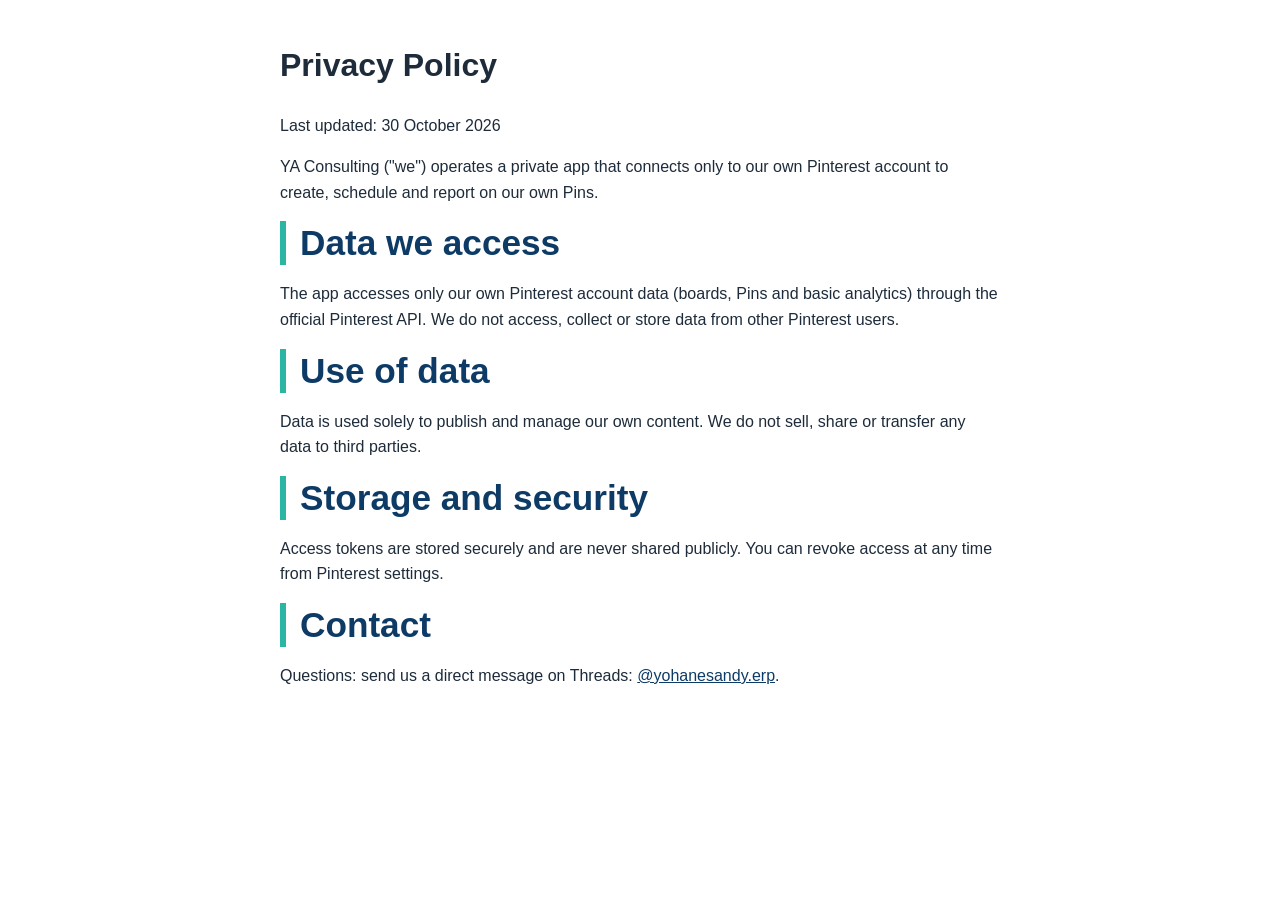
<file: privacy.html>
<!DOCTYPE html><html lang="id"><head><meta charset="utf-8"><meta name="viewport" content="width=device-width,initial-scale=1"><title>Privacy Policy - YA Consulting</title><link rel="stylesheet" href="style.css"></head>
<body style="max-width:760px;margin:40px auto;padding:0 20px;font-family:sans-serif;line-height:1.6">
<h1>Privacy Policy</h1><p>Last updated: 30 October 2026</p>
<p>YA Consulting ("we") operates a private app that connects only to our own Pinterest account to create, schedule and report on our own Pins.</p>
<h2>Data we access</h2><p>The app accesses only our own Pinterest account data (boards, Pins and basic analytics) through the official Pinterest API. We do not access, collect or store data from other Pinterest users.</p>
<h2>Use of data</h2><p>Data is used solely to publish and manage our own content. We do not sell, share or transfer any data to third parties.</p>
<h2>Storage and security</h2><p>Access tokens are stored securely and are never shared publicly. You can revoke access at any time from Pinterest settings.</p>
<h2>Contact</h2><p>Questions: send us a direct message on Threads: <a href="https://www.threads.com/@yohanesandy.erp">@yohanesandy.erp</a>.</p>
</body></html>
</file>
<file: site.css>
*{box-sizing:border-box}html{scroll-behavior:smooth;scroll-padding-top:76px}
body{margin:0;font-family:Inter,"Segoe UI",system-ui,-apple-system,Roboto,sans-serif;color:var(--ink);background:var(--bg);line-height:1.65;-webkit-font-smoothing:antialiased;font-size:16px}
img{max-width:100%;height:auto;display:block}a{color:var(--link)}
.wrap{max-width:1160px;margin:0 auto;padding:0 24px}
h1,h2,h3{font-family:Inter,"Segoe UI",system-ui,sans-serif;color:var(--head);letter-spacing:-.02em;font-weight:600}
.eyebrow{font-size:12px;letter-spacing:.3em;text-transform:uppercase;color:var(--eyebrow);font-weight:600;margin:0 0 8px}
.divider{display:flex;align-items:center;justify-content:center;gap:14px;color:var(--sprig);margin:6px auto 16px;max-width:340px}
.divider::before,.divider::after{content:"";flex:1;height:1px;background:var(--divline)}
.divider svg{width:44px;height:30px;flex:none}
.divider.left{margin-left:0;max-width:260px}
/* nav */
.nav{position:sticky;top:0;z-index:50;background:var(--navbg);backdrop-filter:blur(10px);border-bottom:1px solid var(--navline)}
.navin{display:flex;align-items:center;justify-content:space-between;height:68px}
.brand{display:flex;align-items:center;gap:10px;color:var(--navink);text-decoration:none;font-family:"Cormorant Garamond",Georgia,serif;font-weight:600;font-size:1.45rem;white-space:nowrap;flex-shrink:0}
.brand img{border-radius:50%}
.links{display:flex;align-items:center;gap:26px}
.links a{color:var(--navink);text-decoration:none;font-weight:500;font-size:.9rem;white-space:nowrap;opacity:.85}.links a:hover{opacity:1;color:var(--navhover)}
.burger{display:none;background:none;border:0;padding:8px;cursor:pointer}.burger span{display:block;width:24px;height:2px;background:var(--navink);margin:5px 0;border-radius:2px}
/* buttons */
.btn{display:inline-flex;align-items:center;justify-content:center;gap:10px;background:var(--accent);color:#fff;text-decoration:none;font-weight:600;padding:11px 24px;border-radius:999px;border:1.5px solid var(--accent);transition:transform .15s,filter .15s,background .15s;font-size:.82rem;letter-spacing:.12em;text-transform:uppercase;line-height:1.2;box-shadow:0 6px 16px rgba(60,40,20,.10)}
.btn:hover{transform:translateY(-1px);filter:brightness(1.07)}
.btn:focus-visible{outline:3px solid var(--accent);outline-offset:3px}
.btn svg{width:19px;height:19px;flex:none}
.links .btn{opacity:1;color:#fff;padding:9px 18px;font-size:.75rem}
.btn-th{background:var(--thbg);border-color:var(--thbd);color:var(--think);box-shadow:none}
.btn-th:hover{background:var(--thhover);color:#fff;border-color:var(--thhover)}
.btn-outline{background:transparent;color:var(--outink);border-color:var(--outbd);box-shadow:none}
.btn-outline-dark{background:transparent;color:var(--accent);box-shadow:none}
.btn-ghost{background:transparent;color:var(--ink);border-color:var(--line);box-shadow:none}
.btns{display:flex;flex-wrap:wrap;gap:10px}.btns.center{justify-content:center}
/* hero */
.hero{background:var(--herobg);color:var(--heroink);text-align:center;padding:64px 0 0;overflow:hidden}
.hero .eyebrow{color:var(--heroeye)}
.hero h1{font-size:clamp(2.9rem,7vw,5rem);font-weight:600;line-height:1;margin:8px 0 6px;color:var(--herohead)}
.hero .divider{color:var(--herosprig)}.hero .divider::before,.hero .divider::after{background:var(--herodiv)}
.hero .sub{font-family:"Cormorant Garamond",Georgia,serif;font-size:clamp(1.5rem,3vw,2.1rem);font-weight:500;margin:0 0 8px;color:var(--herosub)}
.hero .lead{font-family:"Cormorant Garamond",Georgia,serif;font-style:italic;font-size:clamp(1.1rem,2.2vw,1.35rem);color:var(--herolead);max-width:640px;margin:0 auto 26px}
.stats{list-style:none;padding:0;margin:26px auto 0;display:flex;gap:10px;flex-wrap:wrap;justify-content:center}
.stats li{border:1px solid var(--statbd);border-radius:999px;padding:7px 18px;font-size:.9rem;background:var(--statbg);color:var(--heroink)}.stats b{color:var(--statb);font-family:"Cormorant Garamond",Georgia,serif;font-size:1.25em;margin-right:3px}
.trio{display:grid;grid-template-columns:repeat(3,1fr);gap:18px;max-width:860px;margin:44px auto 0;transform:translateY(0)}
.trio img{width:100%;aspect-ratio:4/5;object-fit:cover;object-position:center 30%;border-radius:22px 22px 0 0;box-shadow:0 -6px 30px rgba(70,50,30,.10)}
.trio img:nth-child(2){margin-top:-22px;aspect-ratio:4/5.3}
/* sections */
.sec{padding:84px 0}.alt{background:var(--bg2)}
.shead{text-align:center;max-width:760px;margin:0 auto 40px}
.shead h2,.about h2{font-size:clamp(2.2rem,4.4vw,3.2rem);font-weight:600;line-height:1.05;margin:0}
.intro{color:var(--muted);margin:0 auto}
.anchor{display:block;position:relative;top:-76px}
/* about */
.about{display:grid;grid-template-columns:1.35fr 1fr;gap:56px;align-items:center}
.about p{color:var(--muted)}
.checks{list-style:none;padding:0;margin:0}
.checks li{position:relative;padding:12px 16px 12px 46px;background:var(--card);border:1px solid var(--line);border-radius:14px;margin-bottom:10px;color:var(--ink)}
.checks li:before{content:"";position:absolute;left:15px;top:15px;width:20px;height:20px;border-radius:50%;background:var(--accent) url("data:image/svg+xml,%3Csvg xmlns='http://www.w3.org/2000/svg' viewBox='0 0 20 20'%3E%3Cpath d='M5 10.5l3 3 7-7' stroke='white' stroke-width='2.2' fill='none' stroke-linecap='round'/%3E%3C/svg%3E") center/14px no-repeat}
.why{display:grid;grid-template-columns:repeat(2,1fr);gap:0 16px}
/* demo rows */
.florist{--c:#7d8b6f;--cd:#66755a}.salon{--c:#d98f9f;--cd:#b05a6f}.toko{--c:#a07850;--cd:#86623f}
.drows{display:grid;gap:72px}
.drow{display:grid;grid-template-columns:minmax(0,.9fr) minmax(0,1.1fr);gap:28px clamp(28px,4.5vw,60px);align-items:center}
.drow.rev .ph{order:2}.drow.rev .txt{order:1}
.ph{position:relative;aspect-ratio:var(--ar);border-radius:22px;overflow:hidden;background:var(--bg2);box-shadow:0 14px 40px rgba(70,50,30,.12)}
.ph img{width:100%;height:100%;object-fit:cover}
.badge{position:absolute;left:var(--bx);top:var(--by);width:25%;aspect-ratio:1;transform:translate(-50%,-50%);border-radius:50%;background:var(--c);color:#fff;display:grid;place-items:center;box-shadow:0 6px 18px rgba(0,0,0,.12)}
.drow.rev .badge{left:calc(100% - var(--bx))}
.badge svg{width:56%;height:56%}
.kicker{font-size:12px;letter-spacing:.2em;text-transform:uppercase;color:var(--cd);font-weight:600;margin:0 0 4px}
.drow h3{font-size:clamp(2.2rem,4vw,3rem);font-weight:500;line-height:1.05;margin:0;color:var(--cd)}
.rule{display:block;height:1px;background:var(--line);max-width:280px;margin:14px 0 14px}
.desc{color:var(--muted);margin:0 0 10px}
.drow ul{margin:0 0 12px;padding-left:20px;color:var(--ink);font-size:.95rem}.drow li{margin:3px 0}
.drow li::marker{color:var(--c)}
.drow .btn-demo{background:var(--cd);border-color:var(--cd)}
.lic{margin:0 0 10px;color:var(--ink)}.lic b{color:var(--cd)}
.demo{font-size:.88rem;background:var(--notebg);color:var(--ink);border:1px dashed var(--line);border-radius:10px;padding:6px 12px;margin:0 0 14px}
.demo code{background:transparent}
.strip{order:3;grid-column:1/-1;display:grid;grid-template-columns:repeat(auto-fit,minmax(170px,1fr));gap:14px}
.strip a,.shots a{display:block;text-decoration:none;border:1px solid var(--line);border-radius:14px;overflow:hidden;background:var(--card)}
.strip img{aspect-ratio:16/10;object-fit:cover;object-position:top;width:100%;transition:transform .25s}
.strip a:hover img{transform:scale(1.04)}
.strip span,.shots span{display:block;padding:6px 11px;font-size:.78rem;font-weight:500;color:var(--muted);border-top:1px solid var(--line)}
/* cards */
.grid{display:grid;grid-template-columns:repeat(2,1fr);gap:28px}
.g3{grid-template-columns:repeat(3,1fr);gap:24px}.g3 .cb h3{font-size:1.4rem}
.card{background:var(--card);border:1px solid var(--line);border-radius:22px;overflow:hidden;box-shadow:0 8px 28px rgba(70,50,30,.06);display:flex;flex-direction:column;transition:transform .2s,box-shadow .2s}
.card:hover{transform:translateY(-3px);box-shadow:0 14px 36px rgba(70,50,30,.11)}
.card>img{aspect-ratio:16/9;object-fit:cover;width:100%;border-bottom:1px solid var(--line)}
.cb{padding:22px 26px 26px;display:flex;flex-direction:column;flex:1}
.tag{align-self:flex-start;font-size:.72rem;font-weight:600;color:var(--tagink);background:var(--tagbg);padding:3px 12px;border-radius:999px;font-family:ui-monospace,Menlo,Consolas,monospace;letter-spacing:.02em}
.tag.web{font-family:inherit;letter-spacing:.08em;text-transform:uppercase}
.cb h3{margin:12px 0 6px;font-size:1.6rem;font-weight:600;line-height:1.15}
.cb p{margin:0 0 10px;color:var(--muted)}
.cb ul{margin:0 0 16px;padding-left:20px;color:var(--ink);font-size:.95rem}.cb li{margin:3px 0}.cb li::marker{color:var(--accent)}
.cb .btns{margin-top:auto}
@media (min-width:761px){.grid .card:last-child:nth-child(odd){grid-column:1/-1;width:calc(50% - 14px);justify-self:center}}
@media (min-width:1001px){.g3 .card:last-child:nth-child(odd){grid-column:auto;width:auto;justify-self:stretch}}
.pgal{display:flex;gap:6px;margin:0 0 14px}.pgal a{flex:1;aspect-ratio:9/16;overflow:hidden;border-radius:10px;border:1px solid var(--line);background:var(--bg2)}.pgal img{width:100%;height:100%;object-fit:cover;object-position:top}
.center{text-align:center;margin-top:36px}
.card.case{border-top:4px solid var(--accent2)}
.svc{display:grid;grid-template-columns:repeat(2,1fr);gap:20px;margin-top:28px}
.sv{background:var(--card);border:1px solid var(--line);border-radius:20px;padding:24px 26px;border-left:4px solid var(--accent2)}
.sv h3{margin:0 0 6px;font-size:1.5rem;font-weight:600}.sv p{margin:0;color:var(--muted)}
.whyh{text-align:center;font-size:2rem;font-weight:600;margin:56px 0 18px}
/* contact */
.contact{background:var(--ctbg);color:var(--ctink)}
.contact .shead h2{color:var(--cthead)}.contact .intro{color:var(--ctmuted)}.contact .eyebrow{color:var(--cteye)}
.contact .divider{color:var(--ctsprig)}.contact .divider::before,.contact .divider::after{background:var(--ctdiv)}
.cgrid{display:grid;grid-template-columns:repeat(3,1fr);gap:16px}
.ci{display:flex;gap:14px;align-items:center;background:var(--cibg);border:1px solid var(--cibd);border-radius:18px;padding:18px 20px;color:var(--ctink);text-decoration:none;font-weight:600;overflow-wrap:anywhere;transition:.2s}
.ci svg{width:28px;height:28px;flex:none;color:var(--ciicon)}
.ci:hover{transform:translateY(-2px)}.ci small{display:block;color:var(--cismall);font-weight:500;margin-bottom:2px;font-size:.78rem;letter-spacing:.12em;text-transform:uppercase}
.ci-main{background:var(--cimain);border-color:var(--cimain);color:#fff}.ci-main svg,.ci-main small{color:#fff}
footer{background:var(--footbg);color:var(--footink);text-align:center;padding:22px 0;font-size:.88rem}
.fab{position:fixed;right:20px;bottom:20px;z-index:60;width:56px;height:56px;border-radius:50%;background:var(--fab);color:#fff;display:flex;align-items:center;justify-content:center;box-shadow:0 8px 22px rgba(40,30,20,.28)}
.fab svg{width:30px;height:30px}
@media (max-width:1000px){.cgrid{grid-template-columns:repeat(2,1fr)}.g3{grid-template-columns:repeat(2,1fr)}}
@media (max-width:1000px){
 .burger{display:block}
 .links{display:none;position:absolute;top:68px;left:0;right:0;background:var(--navmenu);flex-direction:column;align-items:stretch;gap:0;padding:6px 24px 18px;border-bottom:1px solid var(--navline);box-shadow:0 12px 24px rgba(40,30,20,.10)}
 .links.open{display:flex}.links a{padding:12px 0;border-bottom:1px solid var(--navline)}.links .btn{margin-top:12px;border-bottom:0}
}
@media (max-width:760px){
 .wrap{padding:0 18px}.sec{padding:60px 0}.hero{padding-top:44px}
 .about,.grid,.g3,.why,.svc,.cgrid{grid-template-columns:1fr}.about{gap:24px}
 .drow{grid-template-columns:1fr;gap:20px}.drow.rev .ph{order:0}.drow.rev .txt{order:1}.drow.rev .badge{left:var(--bx)}
 .drows{gap:60px}
 .strip{display:grid;grid-template-columns:none;grid-auto-flow:column;grid-auto-columns:46%;gap:10px;overflow-x:auto;scroll-snap-type:x mandatory;padding-bottom:6px}.strip a{scroll-snap-align:start}
 .cb{padding:18px 18px 20px}.cb .btns .btn,.drow .btns .btn{flex:1 1 auto}
 .trio{gap:8px;margin-top:34px}.trio img{border-radius:14px 14px 0 0}.trio img:nth-child(2){margin-top:-12px}
 .shead{margin-bottom:30px}
}
:root{--bg:#f8f3ec;--bg2:#f1e9de;--card:#fffdf9;--ink:#3a332d;--muted:#6f655c;--line:#e3d8c8;--head:#3d342c;--link:#86623f;
--eyebrow:#8a7c6e;--sprig:#8d8a74;--divline:#bfb3a2;--accent:#66755a;--accent2:#b05a6f;
--navbg:rgba(248,243,236,.94);--navmenu:#f8f3ec;--navline:#e3d8c8;--navink:#3a332d;--navhover:#66755a;
--thbg:transparent;--thbd:#3a332d;--think:#3a332d;--thhover:#3a332d;--outink:#66755a;--outbd:#66755a;
--herobg:linear-gradient(#f8f3ec,#f3ebe0);--heroink:#3a332d;--heroeye:#8a7c6e;--herohead:#3d342c;--herosprig:#8d8a74;--herodiv:#bfb3a2;--herosub:#86623f;--herolead:#5d544b;
--statbd:#d9ccb9;--statbg:#fffdf9;--statb:#b05a6f;--notebg:#fbf6ee;--tagink:#66755a;--tagbg:#eaeee3;
--ctbg:#ebe1d3;--ctink:#3a332d;--cthead:#3d342c;--ctmuted:#6f655c;--cteye:#8a7c6e;--ctsprig:#8d8a74;--ctdiv:#bfb3a2;
--cibg:#fffdf9;--cibd:#e0d4c3;--ciicon:#86623f;--cismall:#8a7c6e;--cimain:#b05a6f;--footbg:#3d342c;--footink:#d8ccbc;--fab:#3d342c}
/* ===== Variant A: navy + cream (reference) ===== */
.t-navy{--navy:#0f1d36;--navy2:#0a1427;--gold:#1e3a5f;--head:#0f1d36;--accent:#0f1d36;--link:#0f1d36;--accent2:#1e3a5f;
--bg:#ffffff;--bg2:#f7f8fa;--card:#ffffff;--ink:#1a1f2e;--muted:#5a6275;--line:#e5e7eb;
--navbg:#0f1d36;--navmenu:#0f1d36;--navline:rgba(255,255,255,.08);--navink:#f1f5f9;--navhover:#93c5fd;
--thbg:#ffffff;--thbd:#e5e7eb;--think:#0f1d36;--thhover:#0f1d36;--tagink:#0f1d36;--tagbg:#f1f5f9;
--ctbg:#0f1d36;--ctink:#f1f5f9;--cthead:#ffffff;--ctmuted:#cbd5e1;--cteye:#93c5fd;--ctsprig:#93c5fd;--ctdiv:rgba(147,197,253,.3);
--cibg:#f8fafc;--cibd:#e5e7eb;--ciicon:#1e3a5f;--cismall:#64748b;--cimain:#0f1d36;--footbg:#0a1427;--footink:#94a3b8;--fab:#0f1d36;--sprig:#1e3a5f;--divline:#e5e7eb;--eyebrow:#64748b}
.t-navy .nav{border-bottom:0}
.t-navy .brand{font-family:Inter,system-ui,sans-serif;font-size:1.6rem;font-weight:500;color:#fff;gap:6px}.t-navy .brand b{font-weight:600;letter-spacing:-.02em;font-size:1.15em}
.t-navy .links{gap:30px}.t-navy .links>a,.t-navy .ddbtn{font-size:.95rem;font-weight:500;color:#eef1f6;opacity:.92}
.t-navy .links .btn{background:transparent;border:1.5px solid rgba(255,255,255,.75);text-transform:none;letter-spacing:0;font-size:.92rem;padding:9px 18px;border-radius:10px;box-shadow:none}
.t-navy .links .btn svg{width:16px;height:16px}
.dd{position:relative}.ddbtn{background:none;border:0;font:inherit;cursor:pointer;display:inline-flex;align-items:center;gap:6px;padding:0}.ddbtn svg{width:15px;height:15px}
.ddmenu{display:none;position:absolute;top:100%;left:-16px;padding:16px 0 0;min-width:200px}
.ddmenu a{display:block;background:#fffdf9;color:#13223f!important;padding:11px 18px;text-decoration:none;font-size:.92rem;border-bottom:1px solid #eee4d6;opacity:1!important}
.ddmenu a:first-child{border-radius:12px 12px 0 0}.ddmenu a:last-child{border-radius:0 0 12px 12px;border-bottom:0}
.ddmenu a:hover{background:#f3ece1}
.dd:hover .ddmenu,.dd:focus-within .ddmenu{display:block;filter:drop-shadow(0 12px 24px rgba(15,29,54,.18))}
/* hero */
.t-navy .hero{background:#ffffff;color:var(--ink);text-align:left;padding:0 0 10px;overflow:visible}
.herogrid{display:grid;grid-template-columns:1.05fr 1fr;align-items:center;gap:24px;min-height:440px}
.htxt{padding:56px 0 40px}
.t-navy .hero .eyebrow{color:#9a7a4a}
.t-navy .hero h1{font-size:clamp(2.6rem,5.4vw,4.4rem);font-weight:500;color:#13223f;margin:6px 0 18px;line-height:1.05}
.goldrule{display:block;width:48px;height:2px;background:#0f1d36;margin:0 0 20px;opacity:.6}
.t-navy .hero .lead{font-family:Inter,system-ui,sans-serif;font-style:normal;font-size:1.12rem;color:#4a4640;margin:0 0 18px;max-width:460px}
.leaf{width:170px;height:50px;color:var(--gold)}
.hphoto{align-self:stretch;position:relative;margin-right:-24px}
.hphoto img{width:100%;height:100%;max-height:520px;object-fit:cover;object-position:center 25%;-webkit-mask-image:linear-gradient(90deg,transparent 0,#000 22%,#000 100%),linear-gradient(0deg,transparent 0,#000 30%);-webkit-mask-composite:source-in;mask-image:linear-gradient(90deg,transparent 0,#000 22%),linear-gradient(0deg,transparent 0,#000 30%);mask-composite:intersect}
.sols{display:grid;grid-template-columns:repeat(3,1fr);gap:20px;margin-top:-70px;position:relative;z-index:2}
.sol{border-radius:18px;padding:24px 24px 20px;box-shadow:0 14px 34px rgba(60,40,20,.10);border:1px solid var(--sb);background:var(--st);display:flex;flex-direction:column}
.sol.florist{--st:#eef0e6;--sb:#dfe3d3}.sol.salon{--st:#fbedef;--sb:#f2d9de}.sol.toko{--st:#f4ece1;--sb:#e6d7c2}
.solhead{display:flex;gap:16px;align-items:flex-start}
.sbadge{flex:none;width:62px;height:62px;border-radius:50%;background:color-mix(in srgb,var(--c) 22%,#fff);color:var(--cd);display:grid;place-items:center}
.sbadge svg{width:36px;height:36px}
.sol h3{margin:0 0 4px;font-size:2rem;font-weight:500;color:var(--cd);line-height:1.1}
.sol p{margin:0;color:#4a4640;font-size:.93rem;line-height:1.55}
.solrule{display:block;height:1px;background:var(--sb);margin:16px 0 12px}
.tick{list-style:none;margin:0 0 14px;padding:0}
.tick li{position:relative;padding:3px 0 3px 28px;font-size:.93rem;color:#3a332d}
.tick li:before{content:"";position:absolute;left:0;top:6px;width:18px;height:18px;border-radius:50%;background:var(--cd) url("data:image/svg+xml,%3Csvg xmlns='http://www.w3.org/2000/svg' viewBox='0 0 20 20'%3E%3Cpath d='M5 10.5l3 3 7-7' stroke='white' stroke-width='2.4' fill='none' stroke-linecap='round'/%3E%3C/svg%3E") center/12px no-repeat}
.more{margin-top:auto;color:var(--cd,#13223f);text-decoration:none;font-size:.92rem;font-weight:500;display:inline-flex;gap:10px;align-items:center}
.more:hover span{transform:translateX(3px)}.more span{transition:transform .15s}
/* fitur */
.fitur{padding:64px 0 72px}
.fgrid{display:grid;grid-template-columns:.85fr 1.25fr .95fr;gap:32px;align-items:center}
.kick{font-size:12px;letter-spacing:.18em;text-transform:uppercase;color:#9a7a4a;font-weight:600;margin:0 0 10px}
.ftxt h2{font-size:clamp(1.8rem,2.6vw,2.3rem);font-weight:500;line-height:1.15;margin:0 0 14px;color:#13223f}
.ftxt p{color:#5a554e;font-size:.95rem;margin:0}
.fshots{position:relative;padding:0 0 40px}
.win{margin:0;background:#fff;border-radius:14px;overflow:hidden;box-shadow:0 18px 40px rgba(15,29,54,.16);border:1px solid #e6dccd}
.wbar{display:flex;gap:5px;padding:8px 10px;background:#13223f}.wbar i{width:8px;height:8px;border-radius:50%;background:rgba(255,255,255,.35)}
.win img{width:100%}
.w2{position:absolute;width:52%;right:-10px;bottom:0}
.feats{list-style:none;margin:0 0 16px;padding:0}
.feats li{display:flex;gap:12px;padding:7px 0}.feats svg{flex:none;width:26px;height:26px;color:var(--gold);margin-top:2px}
.feats b{display:block;color:#13223f;font-size:.95rem}.feats span{font-size:.86rem;color:#5a554e}
.licbox{display:flex;gap:12px;align-items:center;background:#fbf3e4;border:1px solid #ecd9b5;border-radius:12px;padding:12px 14px;margin:0 0 16px}
.licbox svg{width:30px;height:30px;color:var(--gold);flex:none}.licbox b{display:block;color:#13223f}.licbox span{font-size:.85rem;color:#5a554e}
.t-navy .btn{text-transform:none;letter-spacing:0;font-size:.92rem;border-radius:10px;padding:11px 20px}
.btn-navy{background:#13223f;border-color:#13223f}
/* cards in reference style */
.t-navy .card{border-radius:18px;background:#fffdf9}
.t-navy .cb h3{font-weight:500;color:#13223f}
.t-navy .cb ul{list-style:none;padding:0}
.t-navy .cb ul li{position:relative;padding:2px 0 2px 26px}
.t-navy .cb ul li:before{content:"";position:absolute;left:0;top:6px;width:17px;height:17px;border-radius:50%;background:#13223f url("data:image/svg+xml,%3Csvg xmlns='http://www.w3.org/2000/svg' viewBox='0 0 20 20'%3E%3Cpath d='M5 10.5l3 3 7-7' stroke='white' stroke-width='2.4' fill='none' stroke-linecap='round'/%3E%3C/svg%3E") center/11px no-repeat}
.t-navy .cb .btns{border-top:1px solid var(--line);padding-top:14px;gap:8px 22px}
.t-navy .cb .btns .btn{background:none;border:0;box-shadow:none;padding:4px 0;color:#13223f;font-weight:600}
.t-navy .cb .btns .btn:after{content:"→";margin-left:2px;transition:transform .15s}.t-navy .cb .btns .btn:hover:after{transform:translateX(3px)}
.t-navy .cb .btns .btn:hover{transform:none;text-decoration:underline}
.t-navy .drow ul{list-style:none;padding:0}.t-navy .drow ul li{position:relative;padding:2px 0 2px 26px}
.t-navy .drow ul li:before{content:"";position:absolute;left:0;top:6px;width:17px;height:17px;border-radius:50%;background:var(--cd) url("data:image/svg+xml,%3Csvg xmlns='http://www.w3.org/2000/svg' viewBox='0 0 20 20'%3E%3Cpath d='M5 10.5l3 3 7-7' stroke='white' stroke-width='2.4' fill='none' stroke-linecap='round'/%3E%3C/svg%3E") center/11px no-repeat}
.t-navy .shead h2,.t-navy .about h2{font-weight:500;color:#13223f}
.t-navy .checks li:before{background-color:#13223f}
.lgrid{display:grid;grid-template-columns:repeat(3,1fr);gap:20px}
.lcard{background:#fffdf9;border:1px solid var(--line);border-top:3px solid var(--gold);border-radius:16px;padding:22px 24px;display:flex;flex-direction:column}
.lcard h3{margin:0 0 6px;font-size:1.6rem;font-weight:500;color:#13223f}.lcard p{color:var(--muted);margin:0 0 14px}
.t-navy .contact .btn{color:#fff}
@media (max-width:1100px){.fgrid{grid-template-columns:1fr 1fr}.ftxt{grid-column:1/-1}.sols{grid-template-columns:1fr 1fr}.sols .sol:last-child{grid-column:1/-1}}
@media (max-width:1000px){
 .t-navy .links{gap:0}.dd{display:contents}.ddbtn{display:none}.ddmenu{display:contents}
 .ddmenu a{background:none;color:#eef1f6!important;border-radius:0!important;padding:12px 0;border-bottom:1px solid rgba(255,255,255,.10);font-size:.95rem}
 .t-navy .links .btn{justify-content:center}
}
@media (max-width:760px){
 .herogrid{grid-template-columns:1fr;min-height:0;gap:0}
 .htxt{padding:36px 0 8px}
 .hphoto{margin:0 -18px;order:-1;max-height:300px;overflow:hidden}
 .hphoto img{max-height:300px;-webkit-mask-image:linear-gradient(0deg,transparent 0,#000 35%);mask-image:linear-gradient(0deg,transparent 0,#000 35%);mask-composite:add;-webkit-mask-composite:source-over}
 .sols{grid-template-columns:1fr;margin-top:18px}.sols .sol:last-child{grid-column:auto}
 .fgrid{grid-template-columns:1fr}.w2{right:0}.lgrid{grid-template-columns:1fr}
 .leaf{width:140px}
}
.t-navy .hero{position:relative}
.herogrid{grid-template-columns:1fr;min-height:470px}
.htxt{max-width:520px;padding:56px 0 96px;position:relative;z-index:1}
.t-navy .hero h1{font-size:clamp(2.6rem,4.6vw,3.9rem)}
.hphoto{position:absolute;top:0;right:0;bottom:60px;width:50%;margin:0}
.hphoto img{max-height:none;height:100%}
.sols{margin-top:-56px}
@media (max-width:760px){
 .herogrid{min-height:0}.htxt{padding:24px 0 8px;max-width:none}
 .hphoto{position:relative;width:auto;bottom:auto;margin:0 -18px;height:300px}
 .hphoto img{height:300px}
 .sols{margin-top:22px}
}
/* ===== final (t719u) ===== */
.t-navy .brand{flex-direction:column;align-items:flex-start;gap:0;line-height:1}
.brand .bname{font-size:1.55rem}.brand small{font-family:Inter,system-ui,sans-serif;font-size:.68rem;letter-spacing:.14em;text-transform:uppercase;color:#c9ad7c;margin-top:3px;font-weight:500}
.herogrid{min-height:540px}
.htxt{max-width:560px;padding:56px 0 48px}
.t-navy .hero h1{font-size:clamp(2.4rem,4.4vw,3.6rem);line-height:1.06;margin:6px 0 18px}
.t-navy .hero h1 span{display:block;font-size:.62em;color:#86623f;font-weight:500;margin-top:8px;font-style:italic}
.t-navy .hero .lead{max-width:520px;font-size:1.05rem}
.hbtns{margin:0 0 22px}
.t-navy .btn-outline{background:transparent;color:#13223f;border-color:#13223f}
.t-navy .btn-outline:hover{background:#13223f;color:#fff}
.t-navy .stats{justify-content:flex-start;margin:0 0 14px;max-width:560px}
.t-navy .stats li{background:#fffdf9;border-color:#e0d3bf;color:#3a332d;font-size:.86rem;padding:6px 14px}
.t-navy .stats b{color:#13223f}
.hphoto{bottom:0}
/* why */
.why2{padding:72px 0 64px}
.wgrid{list-style:none;margin:0;padding:0;display:grid;grid-template-columns:repeat(4,1fr);gap:18px}
.wgrid li{background:#fffdf9;border:1px solid var(--line);border-top:3px solid var(--gold);border-radius:16px;padding:22px 20px}
.wicon{display:grid;place-items:center;width:46px;height:46px;border-radius:50%;background:#f1e8d8;color:#86623f;margin-bottom:12px}.wicon svg{width:24px;height:24px}
.wgrid p{margin:0;color:#3a332d;font-size:.95rem;line-height:1.55}
/* demo cards */
.sols{margin-top:0;align-items:stretch}
.sol{padding:24px 22px 22px}
.sol .kicker{margin:2px 0 2px;font-size:11px}
.sol h3{font-size:1.9rem}
.sdesc{margin:14px 0 14px!important;color:#4a4640;font-size:.93rem}
.sshots{display:grid;grid-template-columns:1fr 1fr;gap:8px}
.sshots a{display:block;text-decoration:none;border:1px solid var(--sb);border-radius:10px;overflow:hidden;background:#fff}
.sshots img{aspect-ratio:16/10;object-fit:cover;object-position:top;width:100%;transition:transform .25s}.sshots a:hover img{transform:scale(1.04)}
.sshots span{display:block;padding:4px 8px;font-size:.72rem;color:#5a554e;border-top:1px solid var(--sb)}
.sol .tick li{font-size:.9rem}
.sol .demo{background:rgba(255,255,255,.6);border-color:var(--sb)}
.sbtns{margin-top:auto;display:flex;flex-wrap:wrap;gap:8px}
.sbtns .btn{flex:1 1 auto}
.sol .btn-demo{background:var(--cd);border-color:var(--cd);color:#fff}
.sol .btn-th{background:#fffdf9;border-color:var(--sb);color:var(--cd)}
.sol .btn-th:hover{background:var(--cd);color:#fff;border-color:var(--cd)}
.pricebox{background:#fbf3e4;border:1px solid #ecd9b5;border-radius:12px;padding:10px 14px;margin:0 0 12px}
.pricebox p{margin:0!important}.pmain{color:#13223f!important;font-size:.95rem}.pmain b{color:#86623f}
.psub{font-size:.8rem;color:#6a5f50!important;margin-top:2px!important}
.pricebox.wide{max-width:620px;margin:0 auto 30px;text-align:center}
.fitur.fgrid{margin-top:56px;padding:34px 32px;background:#fffdf9;border:1px solid var(--line);border-radius:22px}
.fh{font-size:clamp(1.7rem,2.4vw,2.1rem);font-weight:500;line-height:1.15;margin:0 0 14px;color:#13223f}
.licbox{margin:0}
/* sheets & excel */
.subh{font-size:2rem;font-weight:500;margin:0 0 6px;color:#13223f}
.intro.left{margin:0 0 22px;max-width:820px}
.card.wide{margin-bottom:0}.card.wide:hover{transform:none}
.wtop{display:grid;grid-template-columns:1.15fr 1fr;align-items:center}
.wtop .cb{padding:28px 34px}.wtop .cb h3{font-size:2rem}
.wfeats{display:grid;grid-template-columns:repeat(2,1fr);gap:10px 16px;padding:22px 26px 26px;margin:0;background:#f6efe5}
.wfeats li{margin:0;font-size:.95rem}
.gal{display:grid;grid-template-columns:repeat(4,1fr);gap:16px;margin:20px 0 56px}
.gal figure{margin:0;background:#fffdf9;border:1px solid var(--line);border-radius:16px;overflow:hidden}
.gal img{aspect-ratio:4/3;object-fit:cover;width:100%;transition:.2s}.gal a:hover img{transform:scale(1.03)}
.gal figcaption{padding:10px 14px;font-size:.86rem;font-weight:500;color:#13223f}
.xgrid{grid-template-columns:repeat(2,1fr);gap:26px}
.xgrid .card{flex-direction:row}
.xgrid .card>img.sq{width:44%;aspect-ratio:1/1;object-fit:cover;border-bottom:0;border-right:1px solid var(--line);flex:none}
.xgrid .cb h3{font-size:1.45rem}
.price{margin:2px 0 12px;font-size:1.25rem;color:#13223f}.price b{color:#86623f}.price s{color:#9a8f80;font-size:.85rem;margin-left:6px}
@media (min-width:761px){.xgrid .card:last-child:nth-child(odd){width:auto;grid-column:auto}}
/* contact */
.kgrid{display:grid;grid-template-columns:.8fr 1.2fr;gap:24px;align-items:start;max-width:960px;margin:0 auto}
.kgrid .ci-main{padding:26px 24px;font-size:1.25rem}.kgrid .ci-main svg{width:38px;height:38px}
.cform{background:rgba(255,255,255,.05);border:1px solid rgba(255,255,255,.14);border-radius:18px;padding:22px;display:grid;gap:12px}
.cform label{display:grid;gap:6px;font-size:.85rem;color:#c3cad8;font-weight:500}
.cform input,.cform select,.cform textarea,.fcopy{font:inherit;font-size:.95rem;color:#13223f;background:#fffdf9;border:1px solid #d9cdbb;border-radius:10px;padding:10px 12px;width:100%}
.cform input:focus,.cform select:focus,.cform textarea:focus{outline:2px solid #c9ad7c;outline-offset:1px}
.btn-gold{background:#b8925a;border-color:#b8925a;color:#fff;justify-self:start;cursor:pointer}
.fnote{margin:0;font-size:.82rem;color:#c3cad8}.fnote.ok{color:#bfe3c4}.fnote.err{color:#f3b8c2}
.t-navy .contact .intro a{color:#e3c58e}
footer b{color:#e8dcc6;font-family:"Cormorant Garamond",Georgia,serif;font-size:1.1rem;font-weight:600}
@media (max-width:1100px){.wgrid{grid-template-columns:repeat(2,1fr)}.sols{grid-template-columns:1fr 1fr}.sols .sol:last-child{grid-column:1/-1}}
@media (max-width:900px){.xgrid{grid-template-columns:1fr}.kgrid{grid-template-columns:1fr}}
@media (max-width:760px){
 .herogrid{min-height:0}.htxt{padding:24px 0 10px}
 .hphoto{height:280px}.hphoto img{height:280px}
 .wgrid{grid-template-columns:1fr}.sols{grid-template-columns:1fr}.sols .sol:last-child{grid-column:auto}
 .fitur.fgrid{padding:22px 18px;margin-top:40px}
 .wtop{grid-template-columns:1fr}.wtop .cb{padding:18px}.wtop .cb h3{font-size:1.6rem}.wfeats{grid-template-columns:1fr;padding:16px 18px}
 .gal{grid-template-columns:repeat(2,1fr);gap:10px}.gal figcaption{font-size:.78rem;padding:8px 10px}
 .xgrid .card{flex-direction:column}.xgrid .card>img.sq{width:100%;border-right:0;border-bottom:1px solid var(--line)}
 .brand .bname{font-size:1.35rem}
}
.t-navy .contact .shead h2{color:#f8f3ec}.kside p{color:#c3cad8;font-size:.9rem;margin:12px 4px 0}
.xgrid .card{align-items:flex-start}
.xgrid .card>img.sq{width:50%;height:auto;align-self:flex-start;border-right:1px solid var(--line);border-bottom:1px solid var(--line);border-bottom-right-radius:18px}
.xgrid .cb{align-self:stretch;padding:20px 22px 22px}
@media (max-width:760px){.xgrid .card>img.sq{width:100%;border-right:0;border-bottom-right-radius:0}}
.t-navy .brand{flex-direction:row;align-items:center;gap:12px}
.bmark{width:48px;height:39px;flex:none}
.btext{display:flex;flex-direction:column;line-height:1}
.fbrand{display:flex;align-items:center;justify-content:center;gap:10px;flex-wrap:wrap}.fbrand img{width:35px;height:28px}
@media (max-width:760px){.bmark{width:40px;height:32px}.t-navy .brand{gap:10px}}
@media (max-width:760px){footer{padding:22px 0 92px}}
/* hero photo: Ara navy (t725u) */
.hphoto img{object-position:60% 18%;-webkit-mask-image:linear-gradient(90deg,transparent 0,#000 24%,#000 100%),linear-gradient(0deg,transparent 0,#000 12%);mask-image:linear-gradient(90deg,transparent 0,#000 24%),linear-gradient(0deg,transparent 0,#000 12%)}
@media (max-width:760px){.hphoto,.hphoto img{height:320px}.hphoto img{object-position:62% 12%;-webkit-mask-image:linear-gradient(0deg,transparent 0,#000 22%);mask-image:linear-gradient(0deg,transparent 0,#000 22%)}}


/* ===== Jasa & Layanan detail (2026-11-15) ===== */
a.cardlink{display:flex;flex-direction:column;flex:1;color:inherit;text-decoration:none;height:100%;min-height:0}
a.cardlink .cb{flex:1}
.fromprice{margin:8px 0 0;color:#13223f;font-weight:600;font-size:.98rem}
.fromprice b{color:#86623f;font-weight:600}
.t-navy .cb .fromprice{margin-top:auto;padding-top:8px}
.g3 .card .btns{margin-top:10px}
.skemateaser{background:#fffdf9;border:1px solid #e3d8c8;border-radius:18px;padding:28px 28px 22px;margin:0 auto 36px;max-width:920px}
.skemateaser h3{margin:0 0 6px;font-size:1.7rem;font-weight:500;text-align:center}
.skemateaser .sklead{text-align:center;color:var(--muted);margin:0 0 22px;font-size:.95rem}
.sksteps{display:grid;grid-template-columns:repeat(4,1fr);gap:16px;list-style:none;margin:0;padding:0}
.sksteps li{background:#fbf3e4;border:1px solid #ecd9b5;border-radius:14px;padding:16px 16px 14px}
.sksteps b{display:block;color:#13223f;font-size:.92rem;margin:0 0 6px}
.sksteps b span{display:inline-flex;align-items:center;justify-content:center;width:22px;height:22px;border-radius:50%;background:#13223f;color:#f8f3ec;font-size:.75rem;margin-right:8px}
.sksteps p{margin:0;color:#5a554e;font-size:.86rem}
.skemateaser .skmore{text-align:center;margin:18px 0 0}
.t-navy .skemateaser .skmore .btn{background:#13223f;border-color:#13223f;color:#fff}
@media (max-width:1000px){.sksteps{grid-template-columns:repeat(2,1fr)}}
@media (max-width:600px){.sksteps{grid-template-columns:1fr}.skemateaser{padding:20px 16px}}

/* article pages */
.pagehero{background:#0f1d36;color:#f8f3ec;padding:36px 0 48px}
.crumb{display:flex;flex-wrap:wrap;gap:8px;align-items:center;font-size:.86rem;color:#c3cad8;margin:0 0 18px}
.crumb a{color:#e3c58e;text-decoration:none}.crumb a:hover{text-decoration:underline}
.crumb span[aria-hidden]{opacity:.5}
.pagehero h1{margin:8px 0 12px;font-size:clamp(2rem,4.4vw,3.2rem);font-weight:500;color:#f8f3ec;line-height:1.12}
.pagehero .lead{margin:0 0 16px;color:#c3cad8;max-width:720px;font-size:1.05rem}
.pagehero .fromprice{color:#f8f3ec}.pagehero .fromprice b{color:#e3c58e;font-size:1.15rem}
.pagehero .phbtns{display:flex;flex-wrap:wrap;gap:10px;margin-top:8px}
.t-navy .pagehero .btn{background:#b8925a;border-color:#b8925a;color:#0f1d36}
.t-navy .pagehero .btn-outline{background:transparent;border-color:rgba(255,255,255,.65);color:#f8f3ec}
.t-navy .pagehero .btn-outline:hover{background:#fff;color:#0f1d36;border-color:#fff}
.art{padding:48px 0 72px}
.artgrid{display:grid;grid-template-columns:1fr;gap:34px;max-width:860px}
.artblock h2{font-size:2rem;font-weight:500;margin:0 0 10px}
.artblock p{margin:0 0 12px;color:var(--ink)}
.artblock .muted{color:var(--muted)}
.feat{list-style:none;margin:0;padding:0;display:grid;gap:10px}
.feat li{position:relative;padding:10px 14px 10px 42px;background:#fffdf9;border:1px solid var(--line);border-radius:12px}
.feat li:before{content:"";position:absolute;left:12px;top:12px;width:18px;height:18px;border-radius:50%;background:#13223f url("data:image/svg+xml,%3Csvg xmlns='http://www.w3.org/2000/svg' viewBox='0 0 20 20'%3E%3Cpath d='M5 10.5l3 3 7-7' stroke='white' stroke-width='2.4' fill='none' stroke-linecap='round'/%3E%3C/svg%3E") center/12px no-repeat}
.pkggrid{display:grid;gap:12px}
.pkg{background:#fffdf9;border:1px solid #e3d8c8;border-radius:14px;padding:16px 18px;display:grid;grid-template-columns:1fr auto;gap:8px 16px;align-items:center}
.pkg h3{margin:0;font-size:1.25rem;font-weight:500}.pkg p{margin:0;color:var(--muted);font-size:.92rem;grid-column:1}
.pkg .amt{font-weight:600;color:#86623f;white-space:nowrap;font-size:1.05rem}
@media (max-width:600px){.pkg{grid-template-columns:1fr}.pkg .amt{justify-self:start}}
.note{background:#fbf3e4;border:1px solid #ecd9b5;border-radius:12px;padding:12px 16px;color:#5a554e;font-size:.92rem}
.faqlist{display:grid;gap:10px}
.faqlist details{background:#fffdf9;border:1px solid var(--line);border-radius:12px;padding:4px 16px}
.faqlist summary{cursor:pointer;font-weight:600;color:#13223f;padding:12px 0;list-style:none}
.faqlist summary::-webkit-details-marker{display:none}
.faqlist summary:after{content:"+";float:right;color:#b8925a;font-weight:500}
.faqlist details[open] summary:after{content:"–"}
.faqlist details p{margin:0 0 14px;color:var(--muted)}
.cta-band{background:#0f1d36;color:#f8f3ec;border-radius:18px;padding:32px 28px;text-align:center}
.cta-band h2{color:#f8f3ec;margin:0 0 8px;font-size:2rem;font-weight:500}
.cta-band p{color:#c3cad8;margin:0 0 18px}
.t-navy .cta-band .btn{background:#b8925a;border-color:#b8925a;color:#0f1d36}
.pager{display:grid;grid-template-columns:1fr 1fr;gap:14px;margin-top:8px}
.pager a{display:block;background:#fffdf9;border:1px solid var(--line);border-radius:14px;padding:16px 18px;text-decoration:none;color:inherit}
.pager a:hover{border-color:#b8925a}
.pager small{display:block;color:var(--muted);font-size:.78rem;letter-spacing:.08em;text-transform:uppercase;margin:0 0 4px}
.pager b{color:#13223f;font-family:"Cormorant Garamond",Georgia,serif;font-size:1.25rem;font-weight:500}
.pager .next{text-align:right}
@media (max-width:600px){.pager{grid-template-columns:1fr}.pager .next{text-align:left}}

/* gallery + lightbox */
.gal{display:grid;grid-template-columns:repeat(3,1fr);gap:14px;margin:8px 0 0}
.gal a{display:block;background:#fffdf9;border:1px solid var(--line);border-radius:14px;overflow:hidden;text-decoration:none;color:inherit;transition:transform .15s,box-shadow .15s}
.gal a:hover{transform:translateY(-2px);box-shadow:0 10px 24px rgba(15,29,54,.10)}
.gal img{width:100%;aspect-ratio:16/10;object-fit:cover;object-position:top;background:#efe8dc}
.gal figcaption,.gal span.cap{display:block;padding:8px 12px 12px;font-size:.82rem;color:var(--muted);line-height:1.4}
@media (max-width:1000px){.gal{grid-template-columns:repeat(2,1fr)}}
@media (max-width:600px){.gal{grid-template-columns:1fr}}
.lb{position:fixed;inset:0;z-index:200;width:100%;height:100%;background:#0a101e;display:none;align-items:center;justify-content:center;padding:56px 16px 32px;flex-direction:column}
.lb.open{display:flex}
.lb img{max-width:min(1200px,96vw);max-height:calc(100vh - 170px);border-radius:10px;box-shadow:0 16px 48px rgba(0,0,0,.45);background:#111;position:relative;z-index:1}
.lb .lbcaption{color:#f8f3ec;margin:14px auto 0;text-align:center;max-width:800px;font-size:.95rem;background:rgba(8,14,28,.95);padding:8px 14px;border-radius:8px;position:relative;z-index:1}
.lb .lbx,.lb .lbp,.lb .lbn{position:absolute;background:rgba(248,243,236,.12);border:1px solid rgba(255,255,255,.25);color:#f8f3ec;width:44px;height:44px;border-radius:50%;cursor:pointer;font-size:1.4rem;line-height:1}
.lb .lbx{top:16px;right:16px}
.lb .lbp{left:12px;top:50%;transform:translateY(-50%)}
.lb .lbn{right:12px;top:50%;transform:translateY(-50%)}
.lb button:hover{background:rgba(248,243,236,.22)}
body.lb-on{overflow:hidden}
body.lb-on .fab{display:none}

/* skema page */
.skpage .sklist{display:grid;gap:18px;margin:0 0 32px;padding:0;list-style:none}
.skpage .sklist li{display:grid;grid-template-columns:56px 1fr;gap:16px;background:#fffdf9;border:1px solid var(--line);border-radius:16px;padding:20px 22px}
.skpage .num{width:56px;height:56px;border-radius:50%;background:#13223f;color:#f8f3ec;display:flex;align-items:center;justify-content:center;font-family:"Cormorant Garamond",Georgia,serif;font-size:1.6rem}
.skpage .terms{display:grid;grid-template-columns:repeat(3,1fr);gap:14px;margin:0 0 28px}
.skpage .terms div{background:#fbf3e4;border:1px solid #ecd9b5;border-radius:14px;padding:18px}
.skpage .terms h3{margin:0 0 6px;font-size:1.3rem;font-weight:500}
.skpage .terms p{margin:0;color:var(--muted);font-size:.92rem}
@media (max-width:800px){.skpage .terms{grid-template-columns:1fr}.skpage .sklist li{grid-template-columns:1fr}}
@media (max-width:760px){.art{padding-bottom:100px}.pagehero{padding-top:28px}}

/* flyer promo */
#flyer,.flyer-card[id]{scroll-margin-top:88px}
.flyer-gal{display:grid;grid-template-columns:repeat(4,1fr);gap:22px}
.flyer-card{background:#fffdf9;border:1px solid var(--line);border-radius:18px;overflow:hidden;display:flex;flex-direction:column;box-shadow:0 8px 28px rgba(70,50,30,.06);transition:transform .2s,box-shadow .2s}
.flyer-card:hover{transform:translateY(-3px);box-shadow:0 14px 36px rgba(70,50,30,.11)}
.flyer-card a.flyer-thumb{display:block;background:#efe8dc}
.flyer-card a.flyer-thumb img{width:100%;aspect-ratio:4/5;object-fit:cover;object-position:top;display:block}
.flyer-card .cb{padding:16px 18px 18px;display:flex;flex-direction:column;flex:1}
.flyer-card h3{margin:0 0 6px;font-weight:500;color:#13223f;font-size:1.28rem}
.flyer-card p{margin:0 0 14px;color:var(--muted);font-size:.9rem;line-height:1.45;flex:1}
.flyer-card .btns{display:flex;flex-wrap:wrap;gap:8px;margin-top:auto}
.flyer-card .btn-outline{background:transparent;color:#13223f;border:1.5px solid #13223f}
.flyer-card .btn-outline:hover{background:#13223f;color:#fff}
.flyer-tease .shead .btn{margin-top:8px}
@media (max-width:1100px){.flyer-gal{grid-template-columns:repeat(3,1fr)}}
@media (max-width:800px){.flyer-gal{grid-template-columns:repeat(2,1fr)}}
@media (max-width:520px){.flyer-gal{grid-template-columns:1fr}}
.lb img.lb-portrait{max-height:calc(100vh - 140px);width:auto;max-width:min(1080px,92vw)}
</file>
<file: style.css>
:root{--navy:#0b2447;--navy2:#0d3b66;--teal:#2bb6a3;--mint:#6ee7b7;--ink:#1d2b3a;--muted:#5b6b7c;--bg:#f4f7fb;--wa:#25d366}
*{box-sizing:border-box}html{scroll-behavior:smooth;scroll-padding-top:72px}
body{margin:0;font-family:Poppins,"Segoe UI",Roboto,Helvetica,Arial,sans-serif;color:var(--ink);background:#fff;line-height:1.6;-webkit-font-smoothing:antialiased}
img{max-width:100%;height:auto;display:block}a{color:var(--navy2)}
.wrap{max-width:1180px;margin:0 auto;padding:0 24px}
code{background:#eef2f6;padding:1px 6px;border-radius:5px;font-size:.88em}
.nav{position:sticky;top:0;z-index:50;background:rgba(11,36,71,.96);backdrop-filter:blur(8px);box-shadow:0 2px 12px rgba(0,0,0,.15)}
.navin{display:flex;align-items:center;justify-content:space-between;height:64px}
.brand{display:flex;align-items:center;gap:10px;color:#fff;text-decoration:none;font-weight:700;font-size:1.1rem}
.brand img{border-radius:8px}
.links{display:flex;align-items:center;gap:22px}.links a{color:#dbe7f3;text-decoration:none;font-weight:500;font-size:.95rem;white-space:nowrap}.links a:hover{color:var(--mint)}
.links .btn{color:#fff}
.burger{display:none;background:none;border:0;padding:8px;cursor:pointer}.burger span{display:block;width:24px;height:2px;background:#fff;margin:5px 0;border-radius:2px}
.btn{display:inline-flex;align-items:center;gap:8px;background:var(--navy2);color:#fff;text-decoration:none;font-weight:600;padding:10px 20px;border-radius:999px;border:2px solid var(--navy2);transition:.2s;font-size:.95rem;line-height:1.2}
.btn:hover{transform:translateY(-1px);box-shadow:0 6px 16px rgba(13,59,102,.25)}
.btn svg{width:20px;height:20px}
.btn-sm{padding:7px 16px;background:var(--teal);border-color:var(--teal)}
.btn-wa{background:var(--wa);border-color:var(--wa);color:#fff}
.btn-outline{background:transparent;border-color:#fff;color:#fff}
.btn-outline-dark{background:transparent;color:var(--navy2)}
.btn-ghost{background:#fff;color:var(--navy2)}
.btn-th{background:#fff;color:#111;border-color:#111}.btn-th:hover{background:#111;color:#fff}
.btns{display:flex;flex-wrap:wrap;gap:10px}
.hero{background:var(--navy) url(img/hero_bg.webp) center right/cover no-repeat;color:#fff;min-height:560px;display:flex;align-items:center}
.herobox{padding:72px 24px;width:100%}
.eyebrow{color:var(--mint);font-weight:600;letter-spacing:.04em;margin:0 0 10px;font-size:.95rem}
.hero h1{font-size:clamp(2.4rem,6vw,4.6rem);line-height:1.05;margin:0 0 18px;font-weight:800}
.hero h1 span{display:block;color:var(--mint);font-size:.56em;font-weight:700;margin-top:10px}
.lead{font-size:clamp(1.05rem,2vw,1.3rem);color:#d7e4f0;max-width:560px;margin:0 0 28px}
.stats{list-style:none;padding:0;margin:34px 0 0;display:flex;gap:14px;flex-wrap:wrap}
.stats li{border:1.5px solid rgba(110,231,183,.7);border-radius:999px;padding:8px 18px;font-size:.95rem;background:rgba(8,22,52,.35)}.stats b{color:var(--mint)}
.sec{padding:80px 0}.alt{background:var(--bg)}
h2{font-size:clamp(1.6rem,3vw,2.2rem);color:var(--navy2);margin:0 0 14px;padding-left:14px;border-left:6px solid var(--teal);line-height:1.25}
h2.mt{margin-top:64px}
.intro{color:var(--muted);max-width:760px;margin:0 0 32px}
.about{display:grid;grid-template-columns:1.4fr 1fr;gap:48px;align-items:center}
.about p{color:#33475b}
.checks{list-style:none;padding:0;margin:0}.checks li{position:relative;padding:12px 14px 12px 46px;background:#fff;border-radius:12px;margin-bottom:10px;box-shadow:0 2px 10px rgba(11,36,71,.07)}
.checks li:before{content:"";position:absolute;left:14px;top:15px;width:20px;height:20px;border-radius:50%;background:var(--teal) url("data:image/svg+xml,%3Csvg xmlns='http://www.w3.org/2000/svg' viewBox='0 0 20 20'%3E%3Cpath d='M5 10.5l3 3 7-7' stroke='white' stroke-width='2.4' fill='none' stroke-linecap='round'/%3E%3C/svg%3E") center/14px no-repeat}
.about .checks li{background:var(--bg);box-shadow:none}
.why{display:grid;grid-template-columns:repeat(2,1fr);gap:0 16px}
.grid{display:grid;grid-template-columns:repeat(2,1fr);gap:28px}
.g3{grid-template-columns:repeat(3,1fr);gap:24px}.g3 .cb h3{font-size:1.05rem}
.card{background:#fff;border-radius:18px;overflow:hidden;box-shadow:0 6px 24px rgba(11,36,71,.09);display:flex;flex-direction:column;transition:.2s}
.card:hover{transform:translateY(-3px);box-shadow:0 12px 32px rgba(11,36,71,.14)}
.card img{aspect-ratio:16/9;object-fit:cover;width:100%}
.cb{padding:20px 24px 24px;display:flex;flex-direction:column;flex:1}
.tag.web{font-family:inherit}
.tag{align-self:flex-start;font-size:.75rem;font-weight:600;color:var(--teal);background:#e6f7f4;padding:3px 10px;border-radius:999px;font-family:ui-monospace,Menlo,Consolas,monospace}
.cb h3{margin:10px 0 6px;color:var(--navy);font-size:1.2rem;line-height:1.3}
.cb p{margin:0 0 10px;color:#3b4d60}
.cb ul{margin:0 0 16px;padding-left:20px;color:#3b4d60}.cb li{margin:3px 0}
.cb .btns{margin-top:auto}
@media (min-width:761px){.grid .card:last-child:nth-child(odd){grid-column:1/-1;width:calc(50% - 14px);justify-self:center}}
.demo{font-size:.9rem;background:#fff8e1;border-radius:8px;padding:6px 10px}
.center{text-align:center;margin-top:36px}
.svc{display:grid;grid-template-columns:repeat(4,1fr);gap:20px}
.sv{background:var(--bg);border-radius:16px;padding:24px;box-shadow:0 4px 18px rgba(11,36,71,.07);border-top:4px solid var(--teal)}
.sv h3{margin:0 0 8px;color:var(--navy);font-size:1.08rem}.sv p{margin:0;color:#3b4d60;font-size:.95rem}
.contact{background:linear-gradient(120deg,var(--navy),#145a8a);color:#fff}
.contact h2{color:#fff}.contact .intro{color:#cfe0ef}
.cgrid{display:grid;grid-template-columns:repeat(3,1fr);gap:16px}
.ci{display:flex;gap:14px;align-items:center;background:rgba(255,255,255,.08);border:1px solid rgba(255,255,255,.18);border-radius:14px;padding:18px;color:#fff;text-decoration:none;font-weight:600;overflow-wrap:anywhere;transition:.2s}
.ci svg{width:28px;height:28px;flex:none;color:var(--mint)}
.ci:hover{background:rgba(255,255,255,.16)}.ci small{display:block;color:var(--mint);font-weight:500;margin-bottom:4px}
footer{background:#08172f;color:#8fa3b8;text-align:center;padding:22px 0;font-size:.9rem}
.fab{position:fixed;right:20px;bottom:20px;z-index:60;width:58px;height:58px;border-radius:50%;background:#111;color:#fff;display:flex;align-items:center;justify-content:center;box-shadow:0 6px 20px rgba(0,0,0,.25)}
.fab svg{width:32px;height:32px}
.card.wide:hover{transform:none}
.wtop{display:grid;grid-template-columns:1.1fr 1fr;align-items:center}
.wtop .cb{padding:24px 32px}.wtop .cb h3{font-size:1.35rem}.wtop .cb .btns{margin-top:6px}
.wfeats{display:grid;grid-template-columns:repeat(2,1fr);gap:10px 16px;padding:22px 24px 24px;margin:0;background:var(--bg)}
.wfeats li{margin:0;font-size:.95rem;color:#3b4d60}
.gal{display:grid;grid-template-columns:repeat(4,1fr);gap:18px;margin-top:24px}
.gal figure{margin:0;background:#fff;border-radius:14px;overflow:hidden;box-shadow:0 4px 18px rgba(11,36,71,.08)}
.gal img{aspect-ratio:4/3;object-fit:cover;width:100%;transition:.2s}.gal a:hover img{transform:scale(1.03)}
.gal figcaption{padding:10px 14px;font-size:.88rem;font-weight:500;color:var(--navy2)}
.alt .sv{background:#fff}
@media (max-width:1000px){.gal{grid-template-columns:repeat(2,1fr)}.cgrid{grid-template-columns:repeat(2,1fr)}.svc{grid-template-columns:repeat(2,1fr)}.g3{grid-template-columns:repeat(2,1fr)}}
@media (max-width:1240px){
 .burger{display:block}
 .links{display:none;position:absolute;top:64px;left:0;right:0;background:var(--navy);flex-direction:column;align-items:stretch;gap:0;padding:8px 24px 18px}
 .links.open{display:flex}.links a{padding:12px 0;border-bottom:1px solid rgba(255,255,255,.08)}.links .btn{justify-content:center;margin-top:12px;border-bottom:0}
}
@media (max-width:760px){
 .hero{background-image:linear-gradient(rgba(8,22,52,.78),rgba(8,22,52,.86)),url(img/hero_bg_m.webp);background-position:right center;min-height:auto}
 .hero .herobox{padding:48px 18px 56px}
 .sec{padding:56px 0}.wrap{padding:0 18px}
 .about,.grid,.g3,.why,.svc,.cgrid{grid-template-columns:1fr}.about{gap:24px}
 .cb{padding:16px 18px 20px}
 .wtop,.wfeats{grid-template-columns:1fr}.wtop .cb{padding:16px 18px 18px}.wtop .cb h3{font-size:1.2rem}.wfeats{padding:14px 14px 16px}
 .gal{grid-template-columns:repeat(2,1fr);gap:12px}.gal figcaption{padding:8px 10px;font-size:.8rem}
 .cb .btns .btn{flex:1 1 auto;justify-content:center}
}
.price{margin:4px 0 14px;font-size:1.1rem;color:var(--navy)}.price s{color:#8a97a8;font-size:.9rem;margin-left:6px}
.card img.sq{aspect-ratio:1/1;object-fit:cover}
@media (min-width:1001px){.g3 .card:last-child:nth-child(odd){grid-column:auto;width:auto;justify-self:stretch}}
.brand{white-space:nowrap;flex-shrink:0;margin-right:20px}
/* Demo Live (2026-11) */
.cimg{display:block;overflow:hidden;background:#eef2f6}
.cimg img{transition:transform .35s}.cimg:hover img{transform:scale(1.02)}
.tag.live{color:#0f7a4a;background:#e3f8ec;display:inline-flex;align-items:center;gap:6px}
.tag.live:before{content:"";width:7px;height:7px;border-radius:50%;background:#16a34a;box-shadow:0 0 0 3px rgba(22,163,74,.2)}
.demos .card:last-child:nth-child(odd){grid-column:auto;width:auto;justify-self:stretch}
.demos .feat{grid-column:1/-1}
.shots{display:grid;grid-template-columns:repeat(2,1fr);gap:10px;margin:2px 0 14px}
.shots a{display:block;text-decoration:none;border:1px solid #e3e9f0;border-radius:10px;overflow:hidden;background:#f4f7fb}
.card .shots img{aspect-ratio:16/10;object-fit:cover;object-position:top;transition:transform .25s}
.shots a:hover img{transform:scale(1.04)}
.shots span{display:block;padding:5px 9px;font-size:.78rem;font-weight:500;color:var(--navy2);background:#fff;border-top:1px solid #e3e9f0}
.feat .shots{grid-template-columns:repeat(4,1fr)}
.lic{margin:4px 0 14px;font-size:1.05rem;color:var(--navy)}.feat .lic b{color:#5b34c4}
@media (min-width:1001px){
 .demos .feat{display:grid;grid-template-columns:1.15fr 1fr;align-items:start}
 .demos .feat .cimg{height:100%;display:flex;align-items:center;background:linear-gradient(135deg,#1e1b4b,#5b34c4)}
 .demos .feat .cb{padding:26px 30px 28px}.demos .feat .cb h3{font-size:1.45rem}
 .feat .shots{grid-template-columns:repeat(4,1fr)}
}
@media (max-width:1000px) and (min-width:761px){.feat .shots{grid-template-columns:repeat(4,1fr)}}
@media (max-width:520px){.feat .shots{grid-template-columns:repeat(2,1fr)}}
.card.case{border-top:5px solid var(--teal)}
.card.case .cb{padding-top:24px}
.ci-main{background:rgba(255,255,255,.16);border-color:rgba(110,231,183,.6)}
.fmedia{background:linear-gradient(135deg,#1e1b4b,#5b34c4)}
.fmedia .cimg{background:transparent}
.fmedia .shots{padding:0 16px 16px;margin:0}
.fmedia .shots a{border-color:rgba(255,255,255,.18);background:rgba(255,255,255,.06)}
.fmedia .shots span{background:transparent;color:#e9e4ff;border-top-color:rgba(255,255,255,.14)}
@media (min-width:1001px){.demos .feat .fmedia{align-self:stretch;display:flex;flex-direction:column;justify-content:center;padding:8px 0}.demos .feat .fmedia .cimg{height:auto;display:block;background:transparent}}
@media (min-width:1241px){.links{gap:14px}.links a{font-size:.88rem}.brand{margin-right:12px}}
.stats{max-width:520px}
</file>
